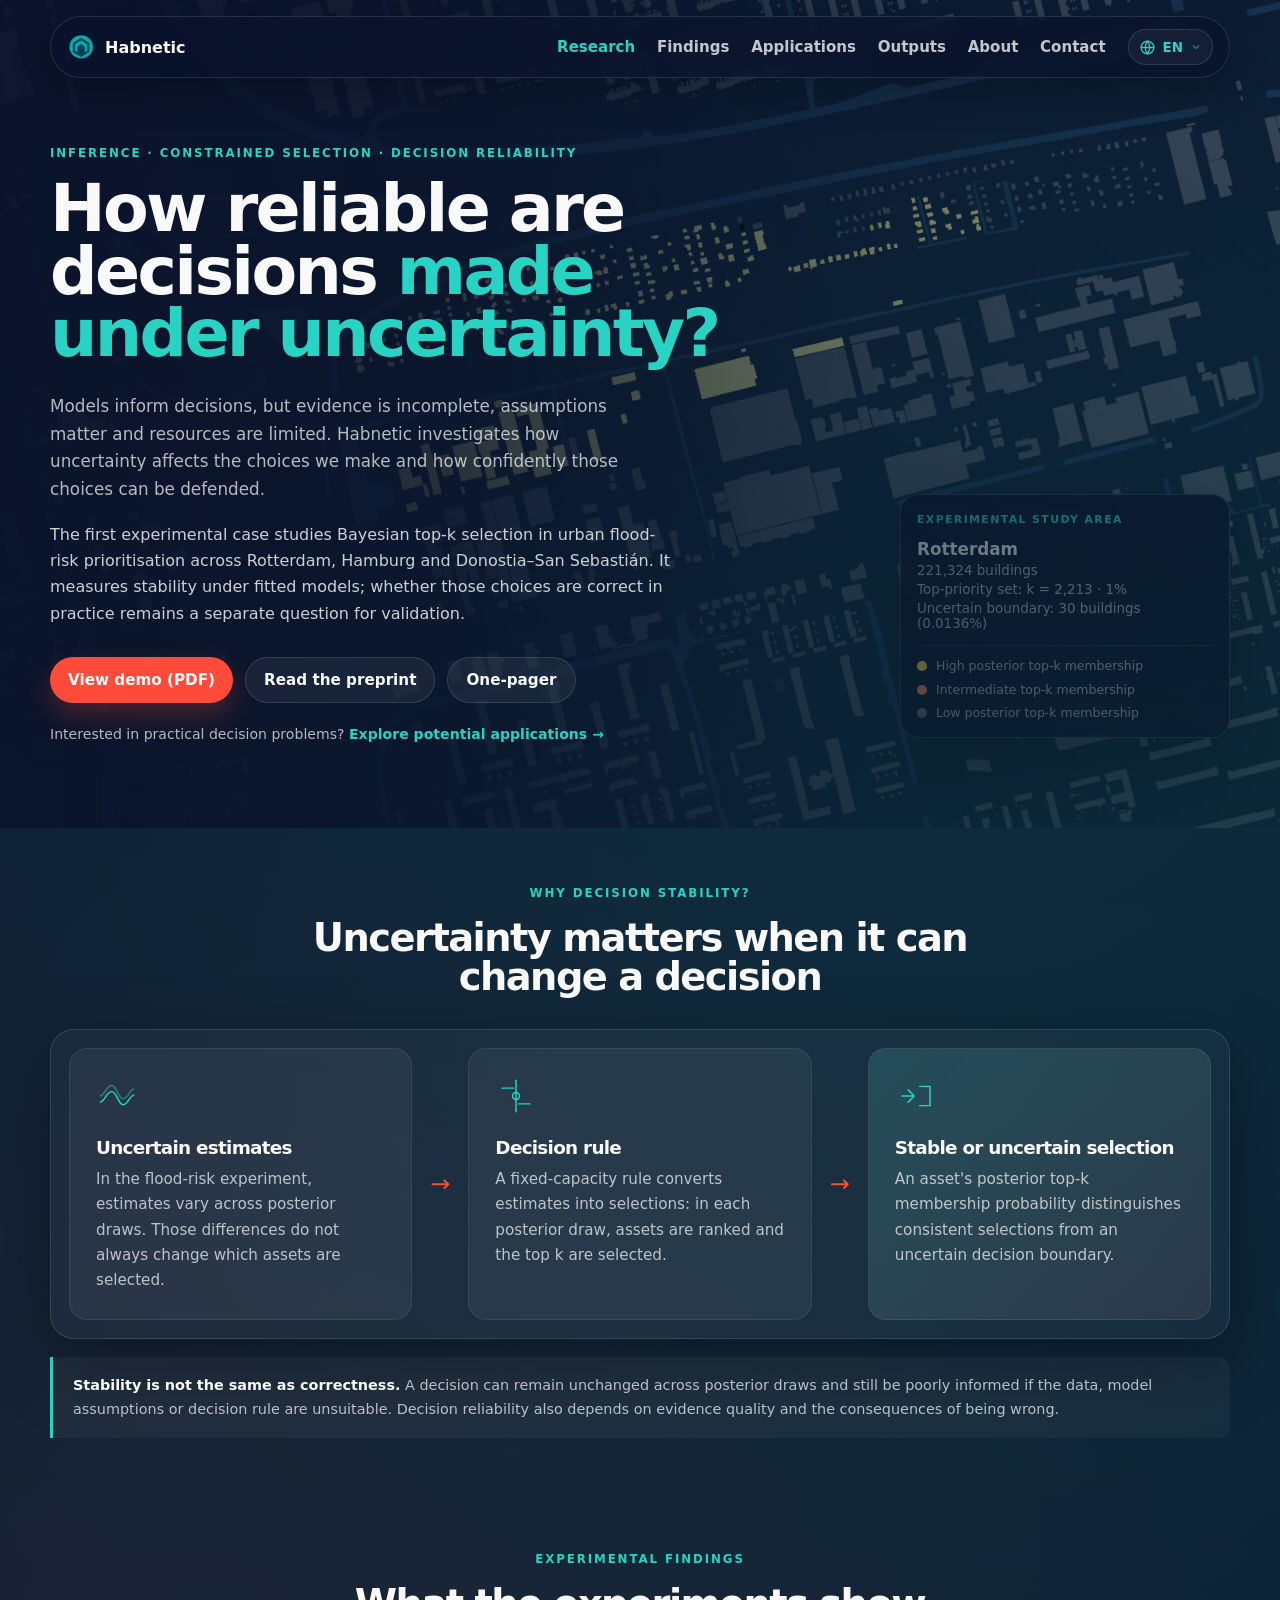
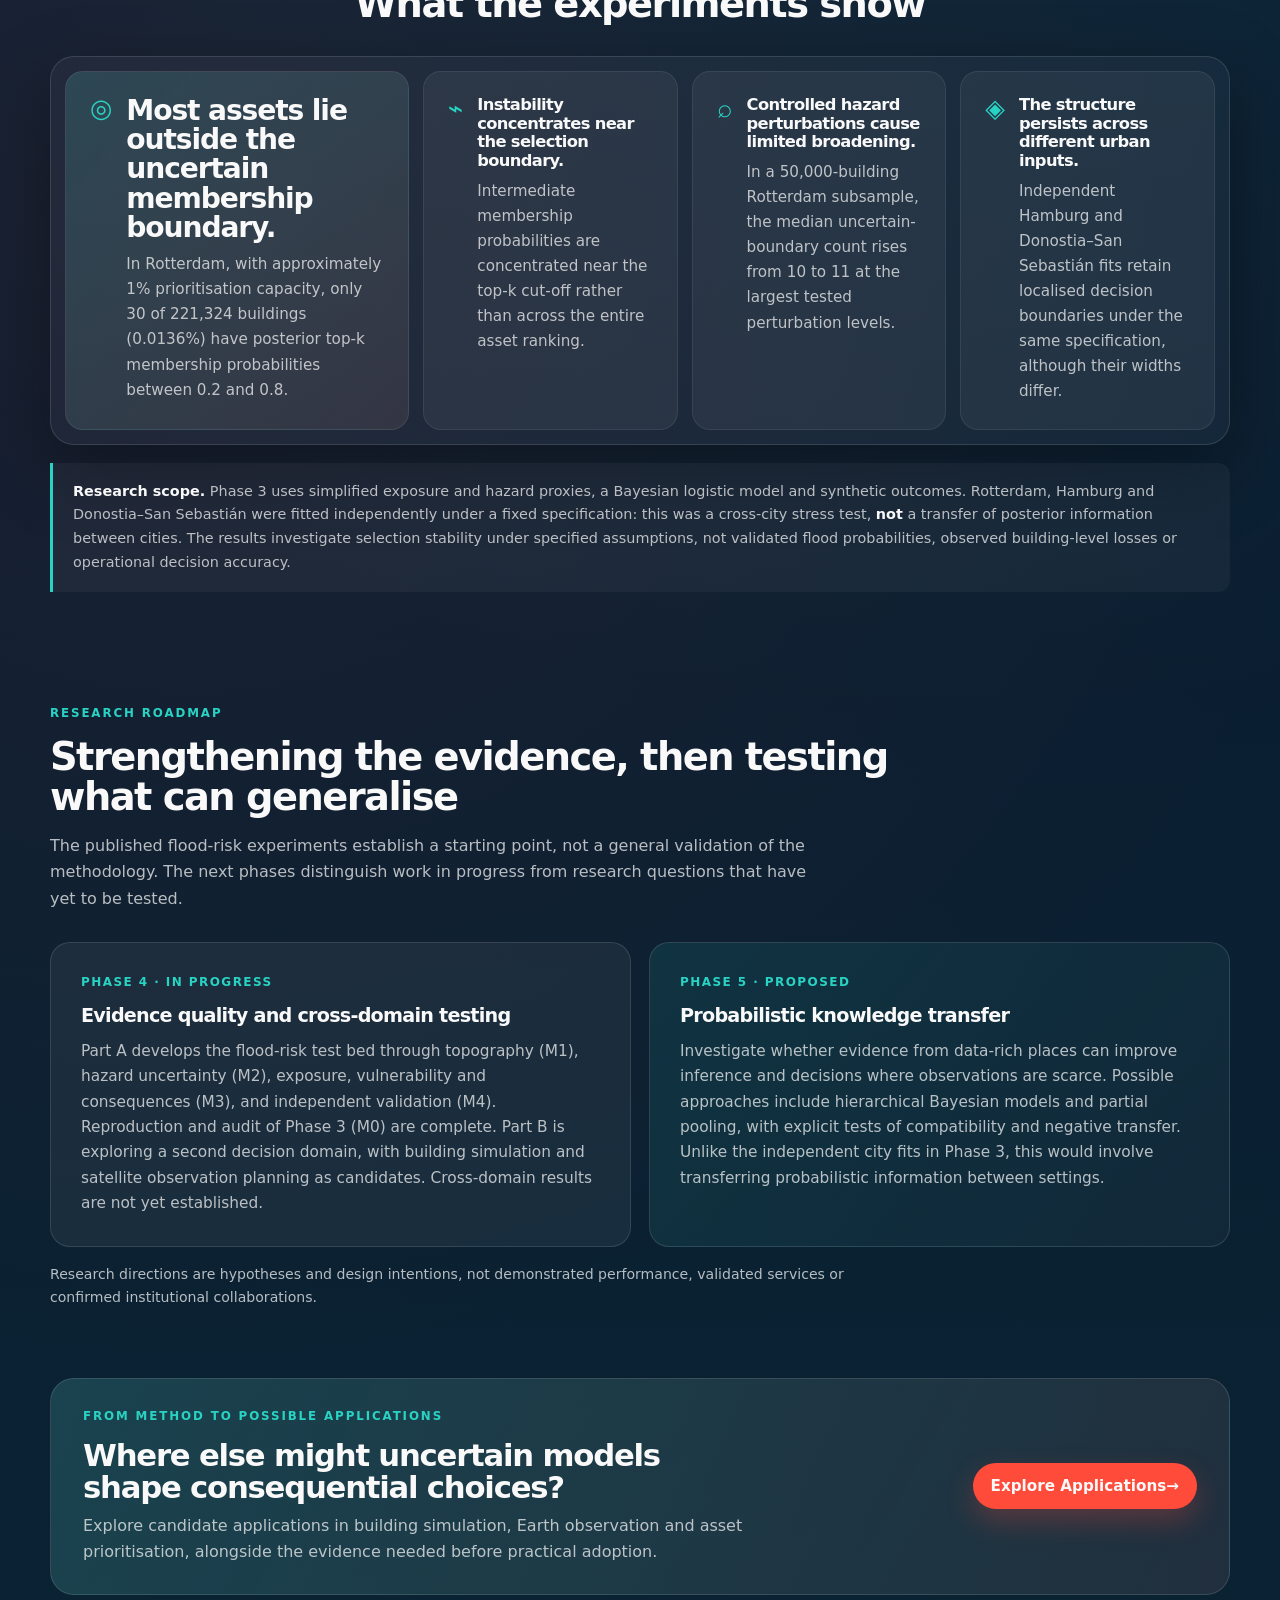
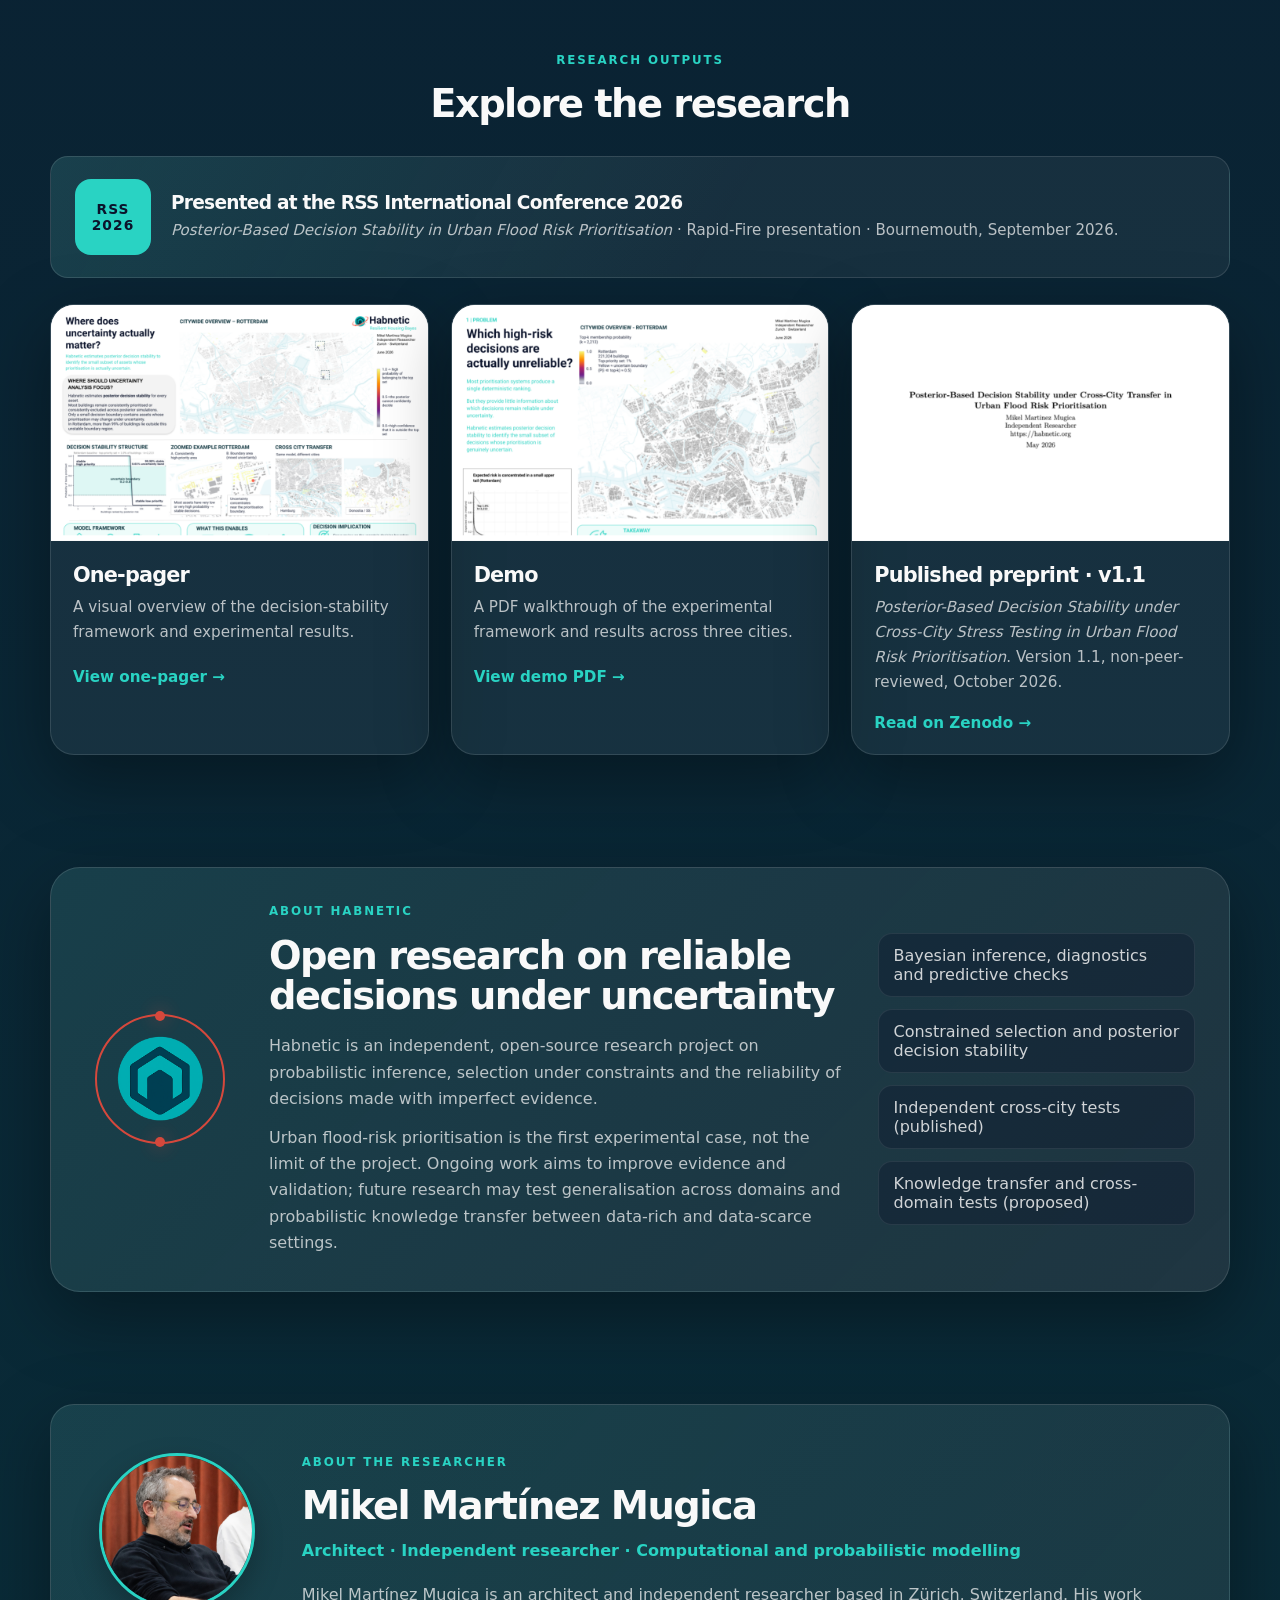
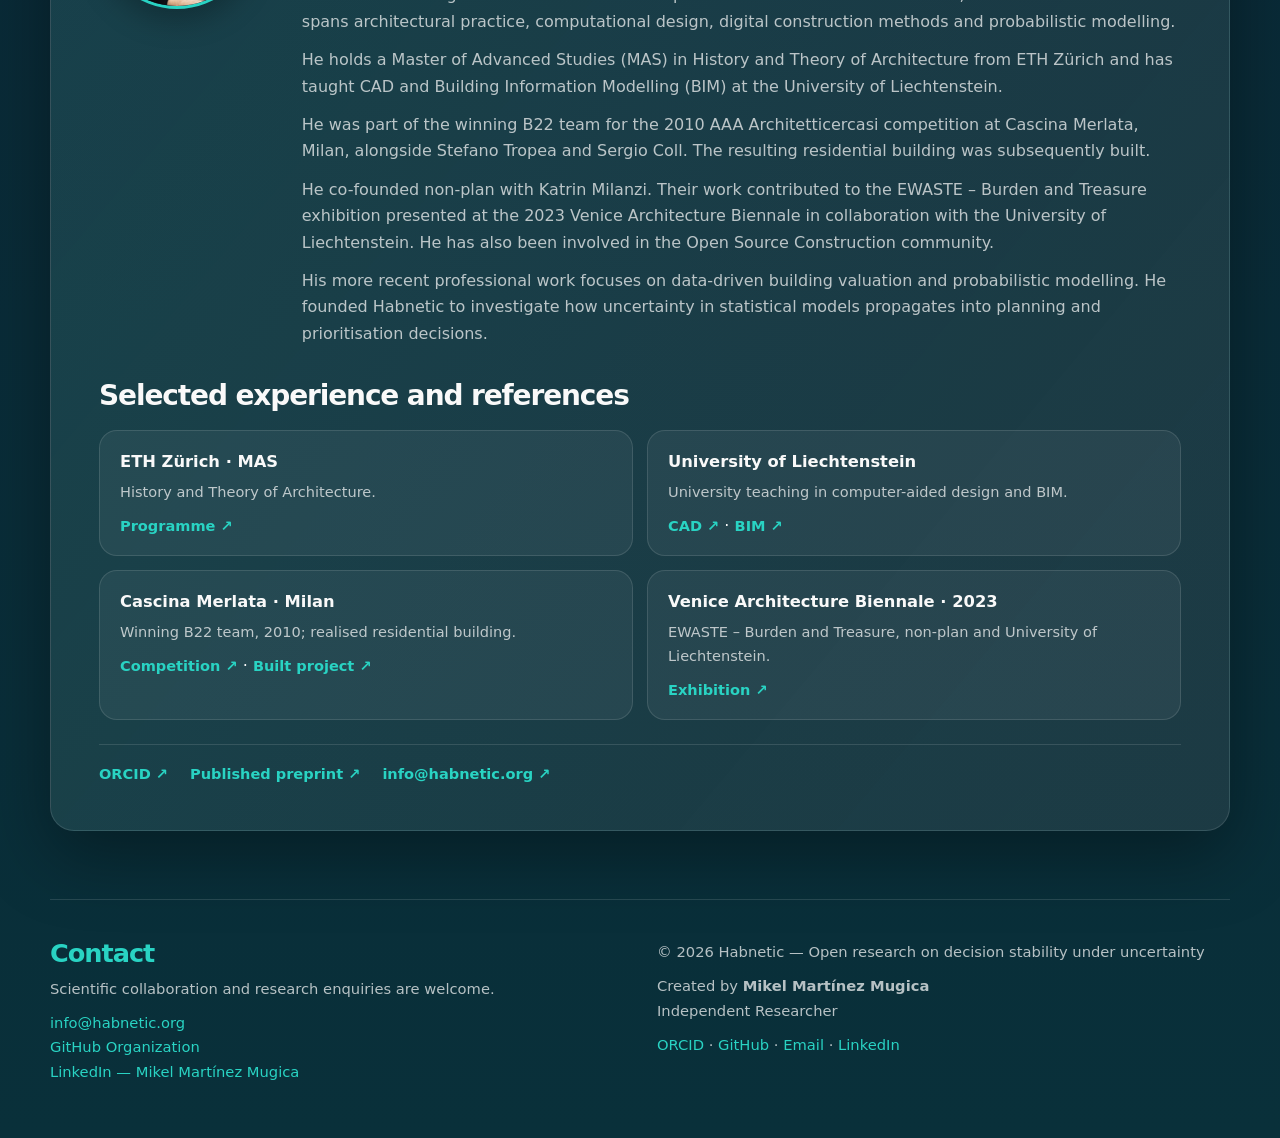
<file: index.html>
<!DOCTYPE html>

<html lang="en">
<head>
<meta charset="utf-8"/>
<meta content="OfWMRhAWWNQ1nZcVbK0dRLGUdzLj9I5eCcz_EuerePI" name="google-site-verification">
<meta content="width=device-width, initial-scale=1" name="viewport"/>
<title>Habnetic — Reliable decisions under uncertainty</title>
<meta content="Habnetic is independent open-source research on probabilistic inference, constrained selection and decision reliability under uncertainty. Urban flood-risk prioritisation is its first experimental case." name="description"/>
<link href="https://habnetic.org/" rel="canonical"/>
<meta content="Habnetic — Reliable decisions under uncertainty" property="og:title"/>
<meta content="Researching the reliability of decisions under uncertain evidence, model assumptions and limited resources." property="og:description"/>
<meta content="website" property="og:type"/>
<meta content="https://habnetic.org/" property="og:url"/>
<meta content="https://habnetic.org/assets/images/og-image.png" property="og:image"/>
<meta content="summary_large_image" name="twitter:card"/>
<link href="/assets/images/favicon.png" rel="icon" type="image/png"/>
<link href="/styles.css" rel="stylesheet"/>
<link href="/about.css" rel="stylesheet"/>
<style>
    /* Decision-stability explainer */
    .decision-panel {
      display: grid;
      grid-template-columns: 1fr auto 1fr auto 1fr;
      gap: 18px;
      align-items: stretch;
      padding: 18px;
      background: rgba(249, 249, 249, 0.035);
      border: 1px solid var(--border);
      border-radius: var(--radius);
      box-shadow: var(--shadow);
    }

    .decision-step {
      padding: 26px;
      background: var(--panel);
      border: 1px solid rgba(249, 249, 249, 0.075);
      border-radius: 18px;
    }

    .decision-step:last-of-type {
      background:
        linear-gradient(135deg, rgba(41, 211, 195, 0.12), rgba(255, 75, 58, 0.045)),
        var(--panel);
    }

    .decision-icon {
      width: 42px;
      height: 42px;
      margin-bottom: 20px;
      color: var(--turquoise);
    }

    .decision-icon svg {
      width: 100%;
      height: 100%;
      fill: none;
      stroke: currentColor;
      stroke-linecap: round;
      stroke-linejoin: round;
      stroke-width: 1.7;
    }

    .decision-step h3 {
      margin-bottom: 9px;
      color: var(--white);
      font-size: 1.15rem;
    }

    .decision-step p {
      font-size: 0.95rem;
    }

    .decision-arrow {
      align-self: center;
      color: var(--coral);
      font-size: 1.5rem;
    }

    /* Conference reference: evidence, not decoration */
    .conference-note {
      display: grid;
      grid-template-columns: auto 1fr;
      gap: 20px;
      align-items: center;
      margin-bottom: 26px;
      padding: 22px 24px;
      background:
        linear-gradient(120deg, rgba(41, 211, 195, 0.10), transparent 58%),
        var(--panel);
      border: 1px solid var(--border);
      border-radius: 18px;
    }

    .conference-badge {
      display: inline-grid;
      place-items: center;
      min-width: 76px;
      min-height: 76px;
      padding: 10px;
      color: var(--navy);
      background: var(--turquoise);
      border-radius: 16px;
      font-size: 0.86rem;
      font-weight: 850;
      letter-spacing: 0.08em;
      text-align: center;
    }

    .conference-note h3 {
      margin-bottom: 5px;
      color: var(--white);
      font-size: 1.16rem;
    }

    .conference-note p {
      font-size: 0.94rem;
    }

    @media (max-width: 980px) {
      .decision-panel {
        grid-template-columns: 1fr;
      }

      .decision-arrow {
        justify-self: center;
        transform: rotate(90deg);
      }
    }

    @media (max-width: 720px) {
      .decision-panel {
        gap: 10px;
        padding: 10px;
      }

      .decision-step {
        padding: 20px;
      }

      .conference-note {
        grid-template-columns: 1fr;
        padding: 20px;
      }

      .conference-badge {
        min-width: 0;
        min-height: 0;
        justify-self: start;
      }
    }
  </style>
<script type="text/javascript">
      (function(c,l,a,r,i,t,y){
          c[a]=c[a]||function(){(c[a].q=c[a].q||[]).push(arguments)};
          t=l.createElement(r);t.async=1;t.src="https://www.clarity.ms/tag/"+i;
          y=l.getElementsByTagName(r)[0];y.parentNode.insertBefore(t,y);
      })(window, document, "clarity", "script", "xjqiwto2h2");
  </script>
<meta content="en_GB" property="og:locale"/><link href="https://habnetic.org/" hreflang="en" rel="alternate"/><link href="https://habnetic.org/de/" hreflang="de-CH" rel="alternate"/><link href="https://habnetic.org/es/" hreflang="es" rel="alternate"/><link href="https://habnetic.org/eu/" hreflang="eu" rel="alternate"/><link href="https://habnetic.org/" hreflang="x-default" rel="alternate"/></head>
<body>
<a class="skip-link" href="#main">Skip to content</a>
<header class="site-header">
<a aria-label="Habnetic research home" class="brand" href="/">
<img alt="" class="brand-logo" src="/assets/images/logo.png"/>
<span>Habnetic</span>
</a>
<nav aria-label="Primary navigation" class="site-nav">
<a aria-current="page" href="/">Research</a>
<a href="/#findings">Findings</a>
<a href="/applications/">Applications</a>
<a href="/#outputs">Outputs</a>
<a href="/#about">About</a>
<a href="/#contact">Contact</a>
</nav>
<!-- Language switcher: links to equivalent pages in all four languages. -->
<details class="language-menu">
<summary aria-label="Choose language. Current language: English">
<svg aria-hidden="true" class="language-menu-icon" fill="none" stroke="currentColor" stroke-linecap="round" stroke-linejoin="round" stroke-width="1.8" viewbox="0 0 24 24"><circle cx="12" cy="12" r="9"></circle><path d="M3 12h18M12 3a15 15 0 0 1 0 18M12 3a15 15 0 0 0 0 18"></path></svg>
<span>EN</span>
<svg aria-hidden="true" class="language-menu-chevron" fill="none" stroke="currentColor" stroke-width="2" viewbox="0 0 24 24"><path d="m6 9 6 6 6-6"></path></svg>
</summary>
<div aria-label="Available languages" class="language-menu-panel">
<a aria-current="page" href="/" hreflang="en" lang="en">English <span class="language-menu-code">EN</span></a> <a href="/de/" hreflang="de-CH" lang="de-CH">Deutsch (CH) <span class="language-menu-code">DE</span></a> <a href="/es/" hreflang="es" lang="es">Español <span class="language-menu-code">ES</span></a> <a href="/eu/" hreflang="eu" lang="eu">Euskara <span class="language-menu-code">EU</span></a>
</div>
</details>
</header>
<main id="main">
<section class="hero" id="home">
<div class="hero-content">
<p class="eyebrow">Inference · Constrained selection · Decision reliability</p>
<h1>
          How reliable are decisions
          <span>made under uncertainty?</span>
</h1>
<p class="hero-subtitle">
          Models inform decisions, but evidence is incomplete, assumptions matter and resources are limited. Habnetic investigates how uncertainty affects the choices we make and how confidently those choices can be defended.
        </p>
<p class="hero-problem">
          The first experimental case studies Bayesian top-k selection in urban flood-risk prioritisation across Rotterdam, Hamburg and Donostia–San Sebastián. It measures stability under fitted models; whether those choices are correct in practice remains a separate question for validation.
        </p>
<div class="hero-actions">
<a class="btn btn-primary" href="/assets/docs/habnetic_demo.pdf">View demo (PDF)</a>
<a class="btn btn-secondary" href="https://doi.org/10.5281/zenodo.23599344" rel="noopener noreferrer" target="_blank">Read the preprint</a>
<a class="btn btn-secondary" href="/assets/docs/habnetic_onepager.pdf">One-pager</a>
</div>
<p class="hero-applications-link">Interested in practical decision problems? <a href="/applications/">Explore potential applications <span aria-hidden="true">→</span></a></p>
</div>
<div aria-label="Posterior top-k probability map" class="hero-visual">
<img alt="Rotterdam posterior top-k probability map" class="hero-map is-active" id="hero-map-a" src="/assets/images/hero/rotterdam.png"/>
<img alt="" aria-hidden="true" class="hero-map" id="hero-map-b" src="/assets/images/hero/hamburg.png"/>
<div class="hero-info-card">
<p class="hero-card-label">Experimental study area</p>
<div class="hero-city-label">
<strong id="hero-city">Rotterdam</strong>
<span id="hero-buildings">221,324 buildings</span>
<span id="hero-topk">Top-priority set: k = 2,213 · 1%</span>
<span id="hero-boundary">Uncertain boundary: 30 buildings (0.0136%)</span>
</div>
<div aria-label="Map legend" class="hero-legend">
<div class="legend-row">
<span class="legend-swatch legend-yellow"></span>
<span>High posterior top-k membership</span>
</div>
<div class="legend-row">
<span class="legend-swatch legend-orange"></span>
<span>Intermediate top-k membership</span>
</div>
<div class="legend-row">
<span class="legend-swatch legend-grey"></span>
<span>Low posterior top-k membership</span>
</div>
</div>
</div>
</div>
</section>
<section aria-labelledby="why-title" class="section" id="why">
<div class="section-heading">
<p class="eyebrow">Why decision stability?</p>
<h2 id="why-title">Uncertainty matters when it can change a decision</h2>
</div>
<div class="decision-panel">
<article class="decision-step">
<div aria-hidden="true" class="decision-icon">
<svg viewbox="0 0 48 48">
<path d="M5 31c5-1 7-12 13-12s7 15 13 15 7-10 12-11"></path>
<path d="M5 24c5-1 7-12 13-12s7 15 13 15 7-10 12-11" opacity=".45"></path>
</svg>
</div>
<h3>Uncertain estimates</h3>
<p>In the flood-risk experiment, estimates vary across posterior draws. Those differences do not always change which assets are selected.</p>
</article>
<span aria-hidden="true" class="decision-arrow">→</span>
<article class="decision-step">
<div aria-hidden="true" class="decision-icon">
<svg viewbox="0 0 48 48">
<path d="M24 6v36"></path>
<path d="M8 15h13M27 33h13"></path>
<circle cx="24" cy="24" r="4"></circle>
</svg>
</div>
<h3>Decision rule</h3>
<p>A fixed-capacity rule converts estimates into selections: in each posterior draw, assets are ranked and the top k are selected.</p>
</article>
<span aria-hidden="true" class="decision-arrow">→</span>
<article class="decision-step">
<div aria-hidden="true" class="decision-icon">
<svg viewbox="0 0 48 48">
<path d="M8 24h12"></path>
<path d="m15 17 7 7-7 7"></path>
<path d="M28 13h12v22H28"></path>
</svg>
</div>
<h3>Stable or uncertain selection</h3>
<p>An asset's posterior top-k membership probability distinguishes consistent selections from an uncertain decision boundary.</p>
</article>
</div>
<p class="research-scope"><strong>Stability is not the same as correctness.</strong> A decision can remain unchanged across posterior draws and still be poorly informed if the data, model assumptions or decision rule are unsuitable. Decision reliability also depends on evidence quality and the consequences of being wrong.</p>
</section>
<section class="section" id="findings">
<div class="section-heading">
<p class="eyebrow">Experimental findings</p>
<h2>What the experiments show</h2>
</div>
<div class="findings-panel">
<div class="finding finding-main">
<span class="finding-icon">◎</span>
<div>
<h2>Most assets lie outside the uncertain membership boundary.</h2>
<p>In Rotterdam, with approximately 1% prioritisation capacity, only 30 of 221,324 buildings (0.0136%) have posterior top-k membership probabilities between 0.2 and 0.8.</p>
</div>
</div>
<div class="finding">
<span class="finding-icon">⌁</span>
<div>
<h3>Instability concentrates near the selection boundary.</h3>
<p>Intermediate membership probabilities are concentrated near the top-k cut-off rather than across the entire asset ranking.</p>
</div>
</div>
<div class="finding">
<span class="finding-icon">⌕</span>
<div>
<h3>Controlled hazard perturbations cause limited broadening.</h3>
<p>In a 50,000-building Rotterdam subsample, the median uncertain-boundary count rises from 10 to 11 at the largest tested perturbation levels.</p>
</div>
</div>
<div class="finding">
<span class="finding-icon">◈</span>
<div>
<h3>The structure persists across different urban inputs.</h3>
<p>Independent Hamburg and Donostia–San Sebastián fits retain localised decision boundaries under the same specification, although their widths differ.</p>
</div>
</div>
</div>
<div class="research-scope">
<strong>Research scope.</strong> Phase 3 uses simplified exposure and hazard proxies, a Bayesian logistic model and synthetic outcomes. Rotterdam, Hamburg and Donostia–San Sebastián were fitted independently under a fixed specification: this was a cross-city stress test, <strong>not</strong> a transfer of posterior information between cities. The results investigate selection stability under specified assumptions, not validated flood probabilities, observed building-level losses or operational decision accuracy.
      </div>
</section>
<section aria-labelledby="direction-title" class="section" id="research-direction">
<div class="app-section-heading">
<p class="eyebrow">Research roadmap</p>
<h2 id="direction-title">Strengthening the evidence, then testing what can generalise</h2>
<p>The published flood-risk experiments establish a starting point, not a general validation of the methodology. The next phases distinguish work in progress from research questions that have yet to be tested.</p>
</div>
<div class="app-grid-2">
<article class="app-card">
<p class="card-kicker">Phase 4 · In progress</p>
<h3>Evidence quality and cross-domain testing</h3>
<p>Part A develops the flood-risk test bed through topography (M1), hazard uncertainty (M2), exposure, vulnerability and consequences (M3), and independent validation (M4). Reproduction and audit of Phase 3 (M0) are complete. Part B is exploring a second decision domain, with building simulation and satellite observation planning as candidates. Cross-domain results are not yet established.</p>
</article>
<article class="app-card emphasis">
<p class="card-kicker">Phase 5 · Proposed</p>
<h3>Probabilistic knowledge transfer</h3>
<p>Investigate whether evidence from data-rich places can improve inference and decisions where observations are scarce. Possible approaches include hierarchical Bayesian models and partial pooling, with explicit tests of compatibility and negative transfer. Unlike the independent city fits in Phase 3, this would involve transferring probabilistic information between settings.</p>
</article>
</div>
<p class="app-note">Research directions are hypotheses and design intentions, not demonstrated performance, validated services or confirmed institutional collaborations.</p>
</section>
<aside aria-label="Explore practical relevance" class="crosslink-band section">
<div>
<p class="eyebrow">From method to possible applications</p>
<h2>Where else might uncertain models shape consequential choices?</h2>
<p>Explore candidate applications in building simulation, Earth observation and asset prioritisation, alongside the evidence needed before practical adoption.</p>
</div>
<a class="btn btn-primary" href="/applications/">Explore Applications <span aria-hidden="true">→</span></a>
</aside>
<section class="section" id="outputs">
<div class="section-heading">
<p class="eyebrow">Research outputs</p>
<h2>Explore the research</h2>
</div>
<article class="conference-note">
<div aria-hidden="true" class="conference-badge">RSS<br/>2026</div>
<div>
<h3>Presented at the RSS International Conference 2026</h3>
<p><em>Posterior-Based Decision Stability in Urban Flood Risk Prioritisation</em> · Rapid-Fire presentation · Bournemouth, September 2026.</p>
</div>
</article>
<div class="cards">
<article class="card">
<img alt="One-pager preview" src="/assets/images/cards/onepager-preview.png"/>
<div class="card-body">
<h3>One-pager</h3>
<p>A visual overview of the decision-stability framework and experimental results.</p>
<a href="/assets/docs/habnetic_onepager.pdf">View one-pager →</a>
</div>
</article>
<article class="card">
<img alt="Demo preview" src="/assets/images/cards/demo-preview.png"/>
<div class="card-body">
<h3>Demo</h3>
<p>A PDF walkthrough of the experimental framework and results across three cities.</p>
<a href="/assets/docs/habnetic_demo.pdf">View demo PDF →</a>
</div>
</article>
<article class="card">
<img alt="Research paper preview" src="/assets/images/cards/paper-preview.png"/>
<div class="card-body">
<h3>Published preprint · v1.1</h3>
<p><em>Posterior-Based Decision Stability under Cross-City Stress Testing in Urban Flood Risk Prioritisation</em>. Version 1.1, non-peer-reviewed, October 2026.</p>
<a href="https://doi.org/10.5281/zenodo.23599344" rel="noopener noreferrer" target="_blank">Read on Zenodo →</a>
</div>
</article>
</div>
</section>
<section class="section" id="about">
<div class="about-panel">
<div aria-hidden="true" class="about-orbit">
<div class="orbit"></div>
<img alt="" class="about-logo" src="/assets/images/logo.png"/>
</div>
<div class="about-copy">
<p class="eyebrow">About Habnetic</p>
<h2>Open research on reliable decisions under uncertainty</h2>
<p>
            Habnetic is an independent, open-source research project on probabilistic inference,
            selection under constraints and the reliability of decisions made with imperfect evidence.
          </p>
<p>
            Urban flood-risk prioritisation is the first experimental case, not the limit of the project. Ongoing work aims to improve evidence and validation; future research may test generalisation across domains and probabilistic knowledge transfer between data-rich and data-scarce settings.
          </p>
</div>
<ul class="about-list">
<li>Bayesian inference, diagnostics and predictive checks</li>
<li>Constrained selection and posterior decision stability</li>
<li>Independent cross-city tests (published)</li>
<li>Knowledge transfer and cross-domain tests (proposed)</li>
</ul>
</div>
</section>

<!-- Researcher biography: independent of the Habnetic project summary -->
<section id="researcher" class="section researcher-section" aria-labelledby="researcher-title">
  <div class="researcher-panel">
    <div class="researcher-top">
      <div class="researcher-portrait" aria-hidden="true"><span>MM</span></div>
      <div class="researcher-copy">
        <p class="eyebrow">About the researcher</p>
        <h2 id="researcher-title">Mikel Martínez Mugica</h2>
        <p class="researcher-role">Architect · Independent researcher · Computational and probabilistic modelling</p>
        <p>Mikel Martínez Mugica is an architect and independent researcher based in Zürich, Switzerland. His work spans architectural practice, computational design, digital construction methods and probabilistic modelling.</p><p>He holds a Master of Advanced Studies (MAS) in History and Theory of Architecture from ETH Zürich and has taught CAD and Building Information Modelling (BIM) at the University of Liechtenstein.</p><p>He was part of the winning B22 team for the 2010 AAA Architetticercasi competition at Cascina Merlata, Milan, alongside Stefano Tropea and Sergio Coll. The resulting residential building was subsequently built.</p><p>He co-founded non-plan with Katrin Milanzi. Their work contributed to the EWASTE – Burden and Treasure exhibition presented at the 2023 Venice Architecture Biennale in collaboration with the University of Liechtenstein. He has also been involved in the Open Source Construction community.</p><p>His more recent professional work focuses on data-driven building valuation and probabilistic modelling. He founded Habnetic to investigate how uncertainty in statistical models propagates into planning and prioritisation decisions.</p>
      </div>
    </div>
    <h3 class="researcher-subheading">Selected experience and references</h3>
    <ul class="researcher-milestones"><li><h4>ETH Zürich · MAS</h4><p>History and Theory of Architecture.</p> <span class="researcher-ref-links"><a href="https://gta.arch.ethz.ch/en/programmes/gta-mas-programme.html" target="_blank" rel="noopener noreferrer">Programme <span aria-hidden="true">↗</span></a></span></li><li><h4>University of Liechtenstein</h4><p>University teaching in computer-aided design and BIM.</p> <span class="researcher-ref-links"><a href="https://www.uni.li/en/node/127033" target="_blank" rel="noopener noreferrer">CAD <span aria-hidden="true">↗</span></a> · <a href="https://www.uni.li/en/node/127520" target="_blank" rel="noopener noreferrer">BIM <span aria-hidden="true">↗</span></a></span></li><li><h4>Cascina Merlata · Milan</h4><p>Winning B22 team, 2010; realised residential building.</p> <span class="researcher-ref-links"><a href="https://www.b22.it/en/news/aaa-architetticercasi-2010/" target="_blank" rel="noopener noreferrer">Competition <span aria-hidden="true">↗</span></a> · <a href="https://www.b22.it/en/projects/cascina-merlata-housing-sociale/" target="_blank" rel="noopener noreferrer">Built project <span aria-hidden="true">↗</span></a></span></li><li><h4>Venice Architecture Biennale · 2023</h4><p>EWASTE – Burden and Treasure, non-plan and University of Liechtenstein.</p> <span class="researcher-ref-links"><a href="https://uni.li/en/news/2024/04/biennale-exhibition-ewaste-burden-and-treasure-liechtenstein" target="_blank" rel="noopener noreferrer">Exhibition <span aria-hidden="true">↗</span></a></span></li></ul>
    <div class="researcher-identity" aria-label="Research identity">
      <a href="https://orcid.org/0009-0006-5170-4405" target="_blank" rel="noopener noreferrer">ORCID <span aria-hidden="true">↗</span></a>
      <a href="https://doi.org/10.5281/zenodo.23599344" target="_blank" rel="noopener noreferrer">Published preprint <span aria-hidden="true">↗</span></a>
      <a href="mailto:info@habnetic.org">info@habnetic.org <span aria-hidden="true">↗</span></a>
    </div>
  </div>
</section>
</main>
<footer class="site-footer" id="contact">
<div>
<h2>Contact</h2>
<p>Scientific collaboration and research enquiries are welcome.</p>
<p>
<a href="mailto:info@habnetic.org">info@habnetic.org</a><br/>
<a href="https://github.com/Habnetic" rel="noopener noreferrer" target="_blank">GitHub Organization</a><br/>
<a href="https://www.linkedin.com/in/mikel-martinez-6a2a9635/" rel="noopener noreferrer" target="_blank">LinkedIn — Mikel Martínez Mugica</a>
</p>
</div>
<div>
<p>© 2026 Habnetic — Open research on decision stability under uncertainty</p>
<p>
    Created by <strong>Mikel Martínez Mugica</strong><br/>
    Independent Researcher
  </p>
<p>
<a href="https://orcid.org/0009-0006-5170-4405" rel="noopener noreferrer" target="_blank">ORCID</a> ·
    <a href="https://github.com/Habnetic" rel="noopener noreferrer" target="_blank">GitHub</a> ·
    <a href="mailto:info@habnetic.org">Email</a> ·
    <a href="https://www.linkedin.com/in/mikel-martinez-6a2a9635/" rel="noopener noreferrer" target="_blank">LinkedIn</a>
</p>
</div>
</footer>
<script>
    const heroCities = [
      {
        city: "Rotterdam",
        image: "/assets/images/hero/rotterdam.png",
        alt: "Rotterdam posterior top-k probability map",
        buildings: "221,324 buildings",
        topk: "Top-priority set: k = 2,213 · 1%",
        boundary: "Uncertain boundary: 30 buildings (0.0136%)"
      },
      {
        city: "Hamburg",
        image: "/assets/images/hero/hamburg.png",
        alt: "Hamburg posterior top-k probability map",
        buildings: "341,530 buildings",
        topk: "Top-priority set: k = 3,415 · 1%",
        boundary: "Uncertain boundary: 56 buildings (0.0164%)"
      },
      {
        city: "Donostia-San Sebastián",
        image: "/assets/images/hero/donostia.png",
        alt: "Donostia-San Sebastián posterior top-k probability map",
        buildings: "7,755 buildings",
        topk: "Top-priority set: k = 78 · 1%",
        boundary: "Uncertain boundary: 13 buildings (0.1676%)"
      }
    ];

    const heroA = document.getElementById("hero-map-a");
    const heroB = document.getElementById("hero-map-b");
    const heroCard = document.querySelector(".hero-info-card");
    const heroCity = document.getElementById("hero-city");
    const heroBuildings = document.getElementById("hero-buildings");
    const heroTopk = document.getElementById("hero-topk");
    const heroBoundary = document.getElementById("hero-boundary");

    let currentHero = 0;
    let activeImage = heroA;
    let inactiveImage = heroB;

    function updateHero() {
      currentHero = (currentHero + 1) % heroCities.length;
      const next = heroCities[currentHero];

      inactiveImage.src = next.image;
      inactiveImage.alt = next.alt;
      inactiveImage.removeAttribute("aria-hidden");

      heroCard.classList.add("is-fading");

      setTimeout(() => {
        heroCity.textContent = next.city;
        heroBuildings.textContent = next.buildings;
        heroTopk.textContent = next.topk;
        heroBoundary.textContent = next.boundary;

        heroCard.classList.remove("is-fading");
      }, 450);

      inactiveImage.classList.add("is-active");
      activeImage.classList.remove("is-active");
      activeImage.alt = "";
      activeImage.setAttribute("aria-hidden", "true");

      const oldActive = activeImage;
      activeImage = inactiveImage;
      inactiveImage = oldActive;
    }

    // Preserve the existing rotation, but respect reduced-motion preferences.
    if (!window.matchMedia("(prefers-reduced-motion: reduce)").matches) {
      setInterval(updateHero, 11000);
    }
  </script>
</body>
</html>
</file>
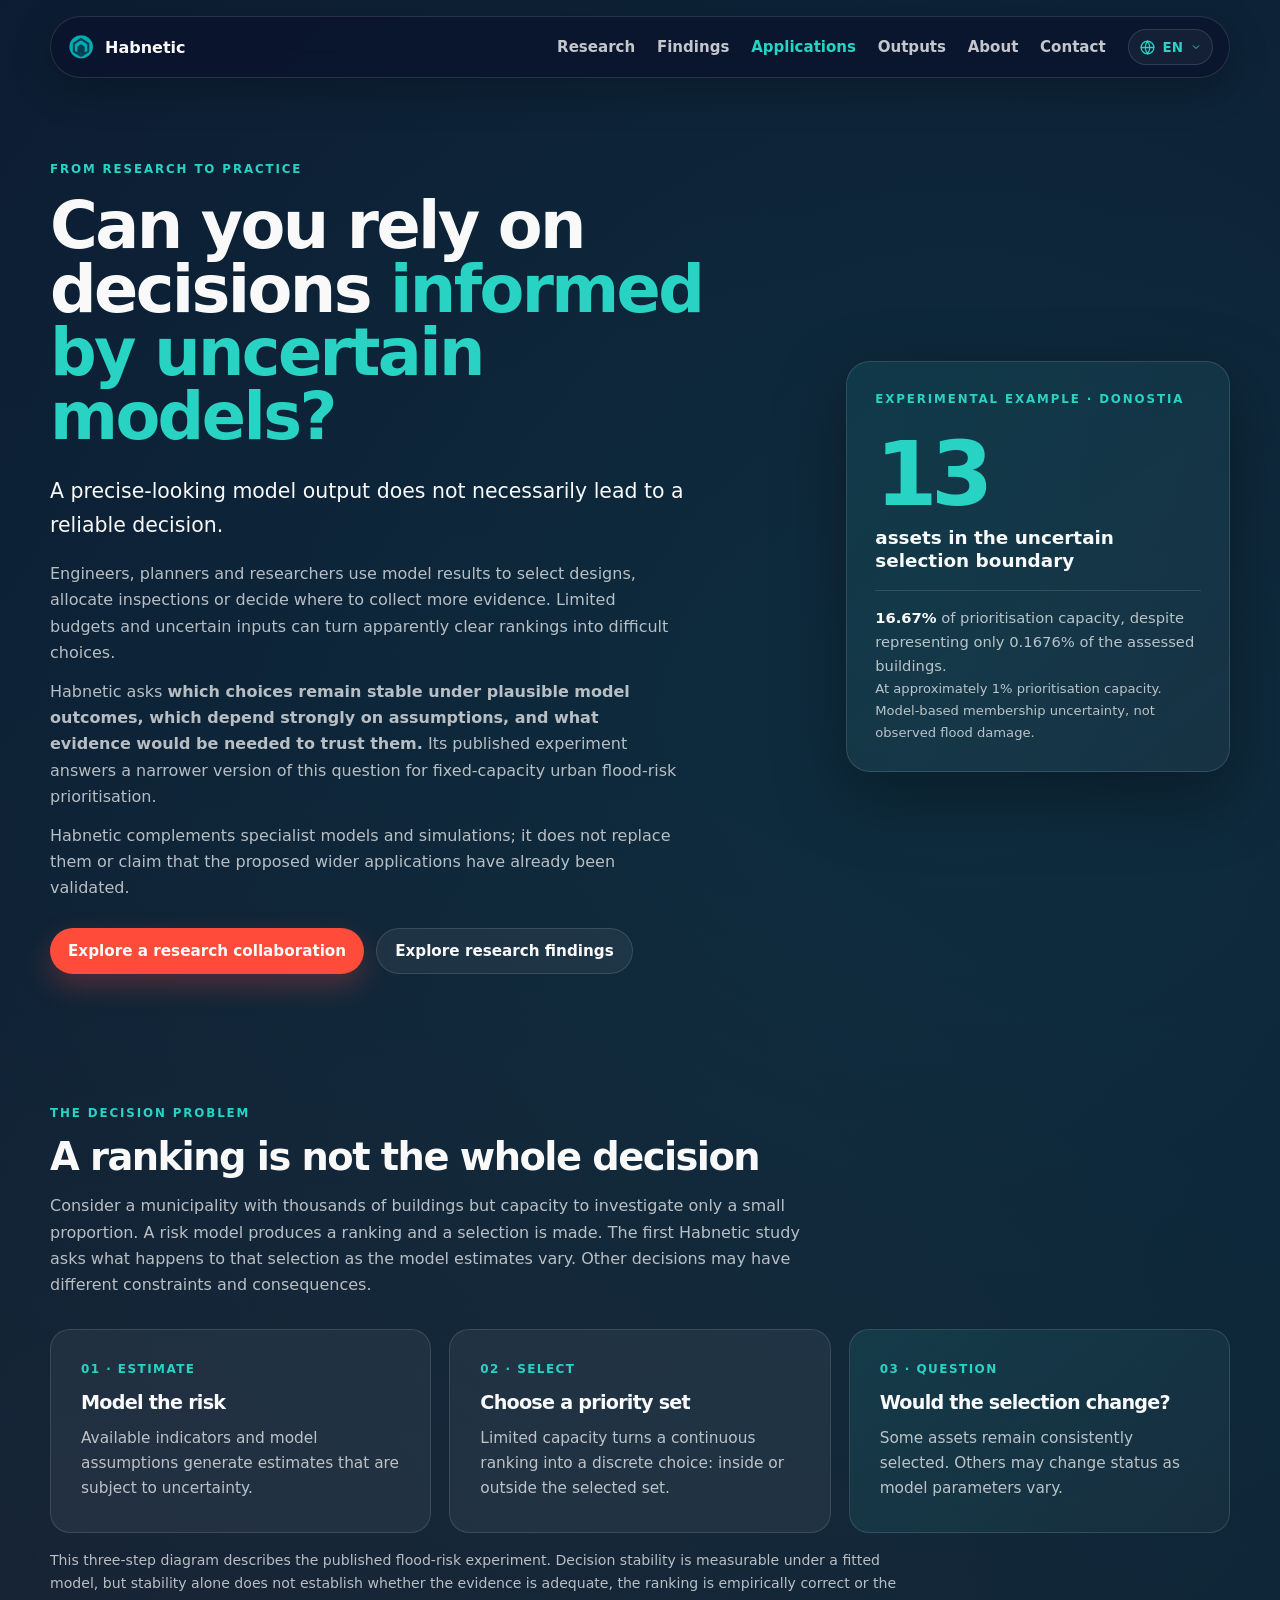
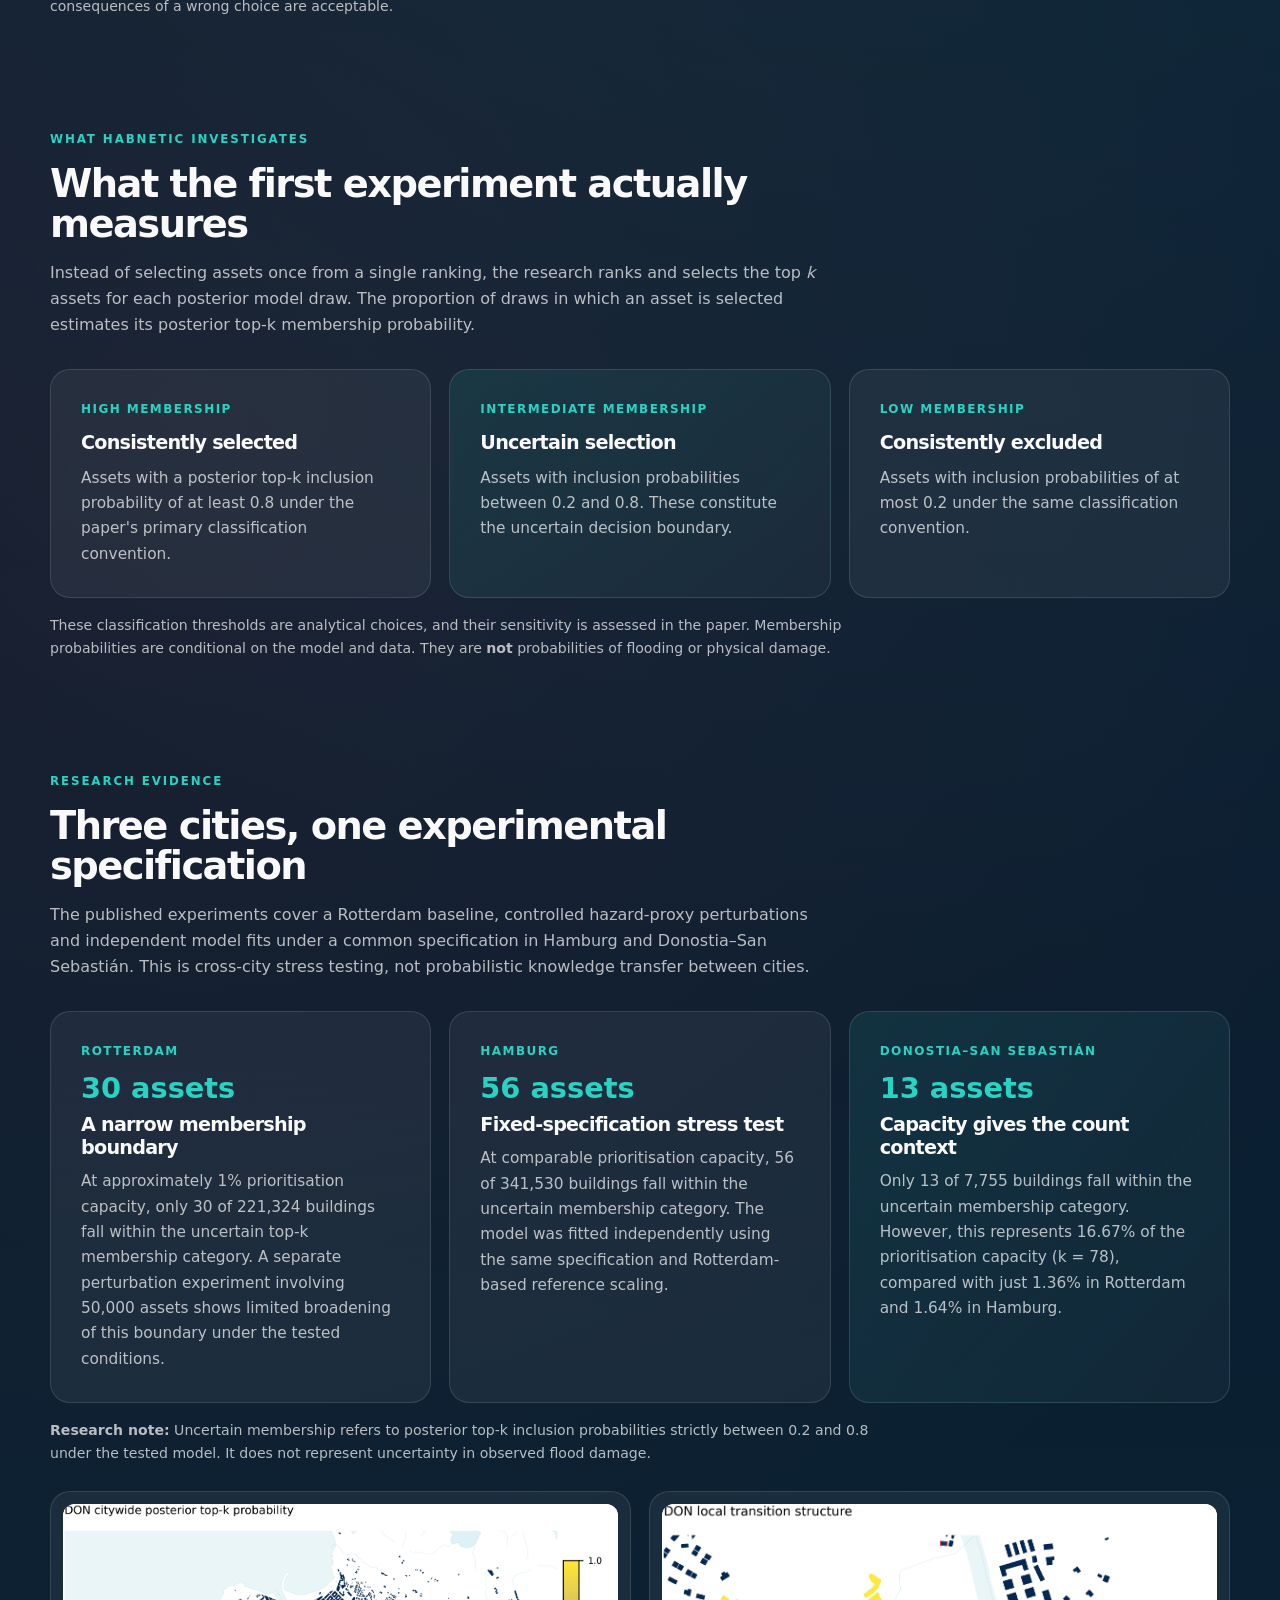
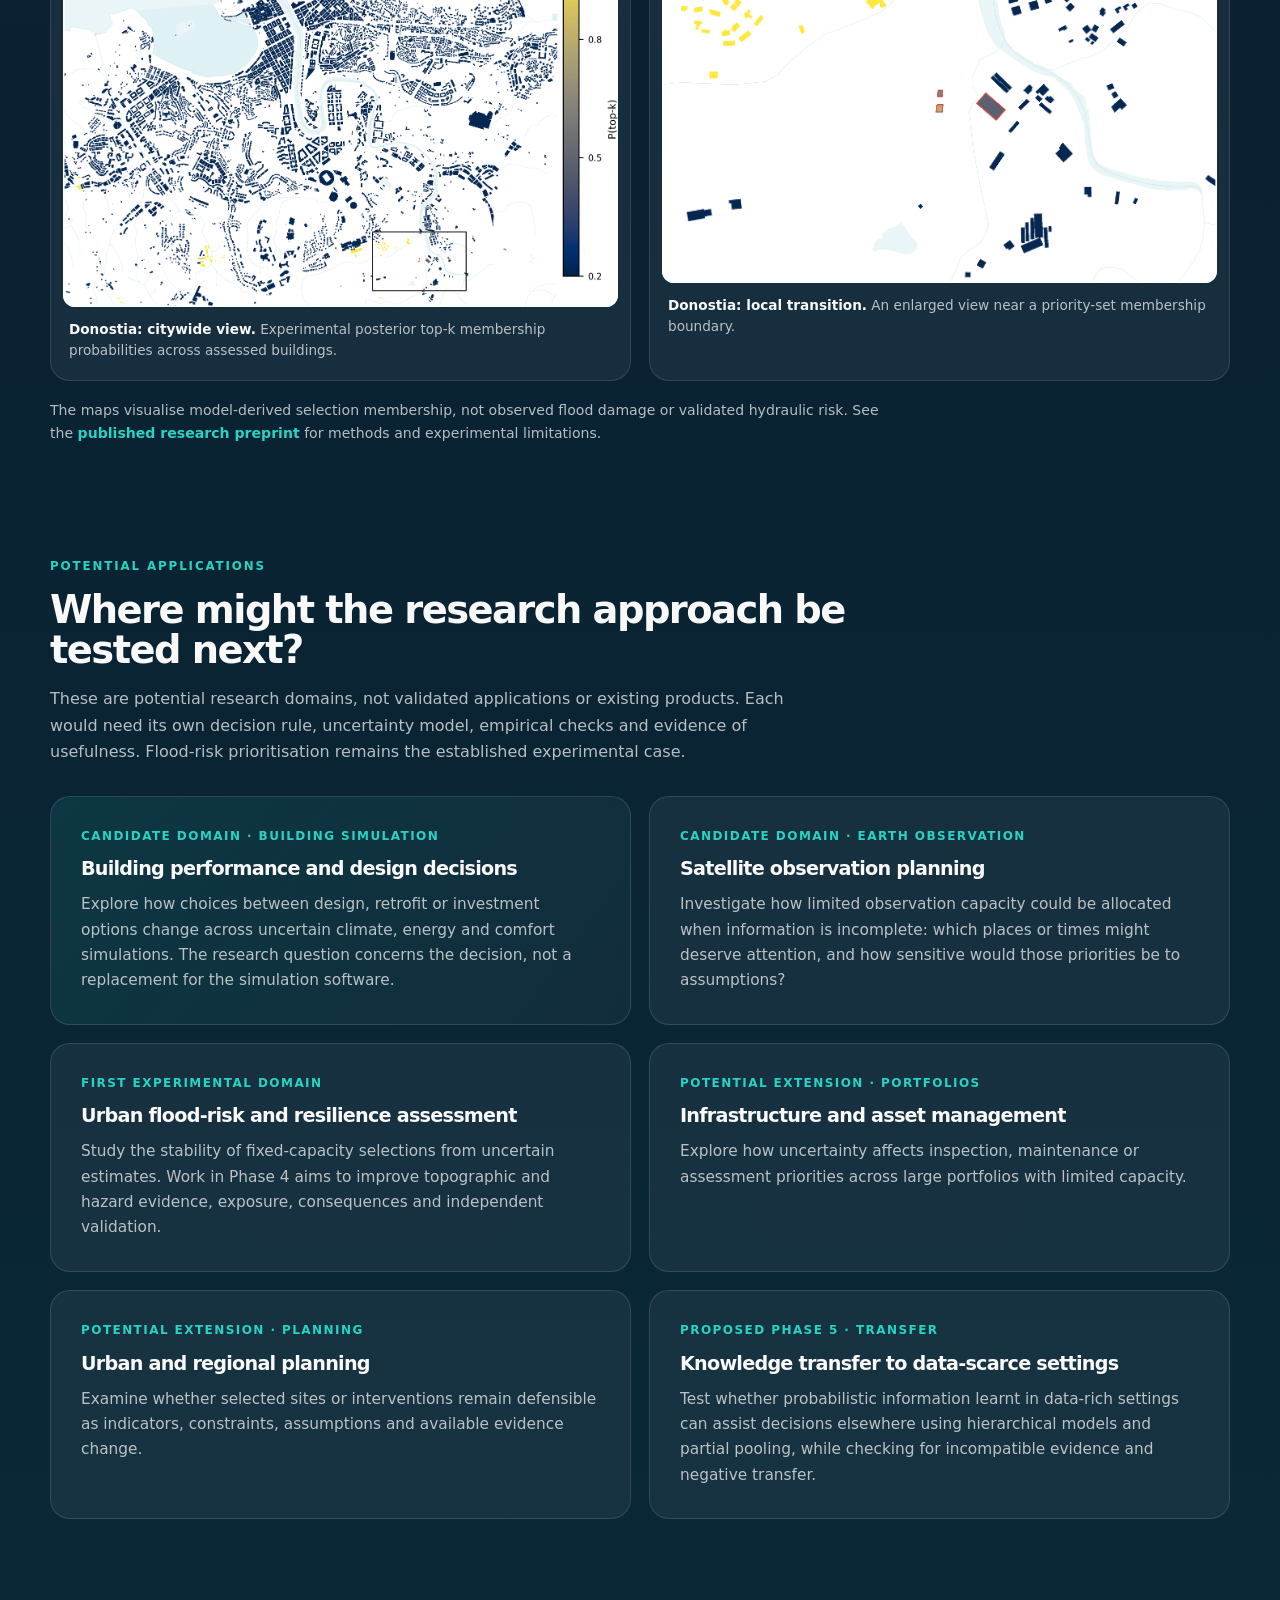
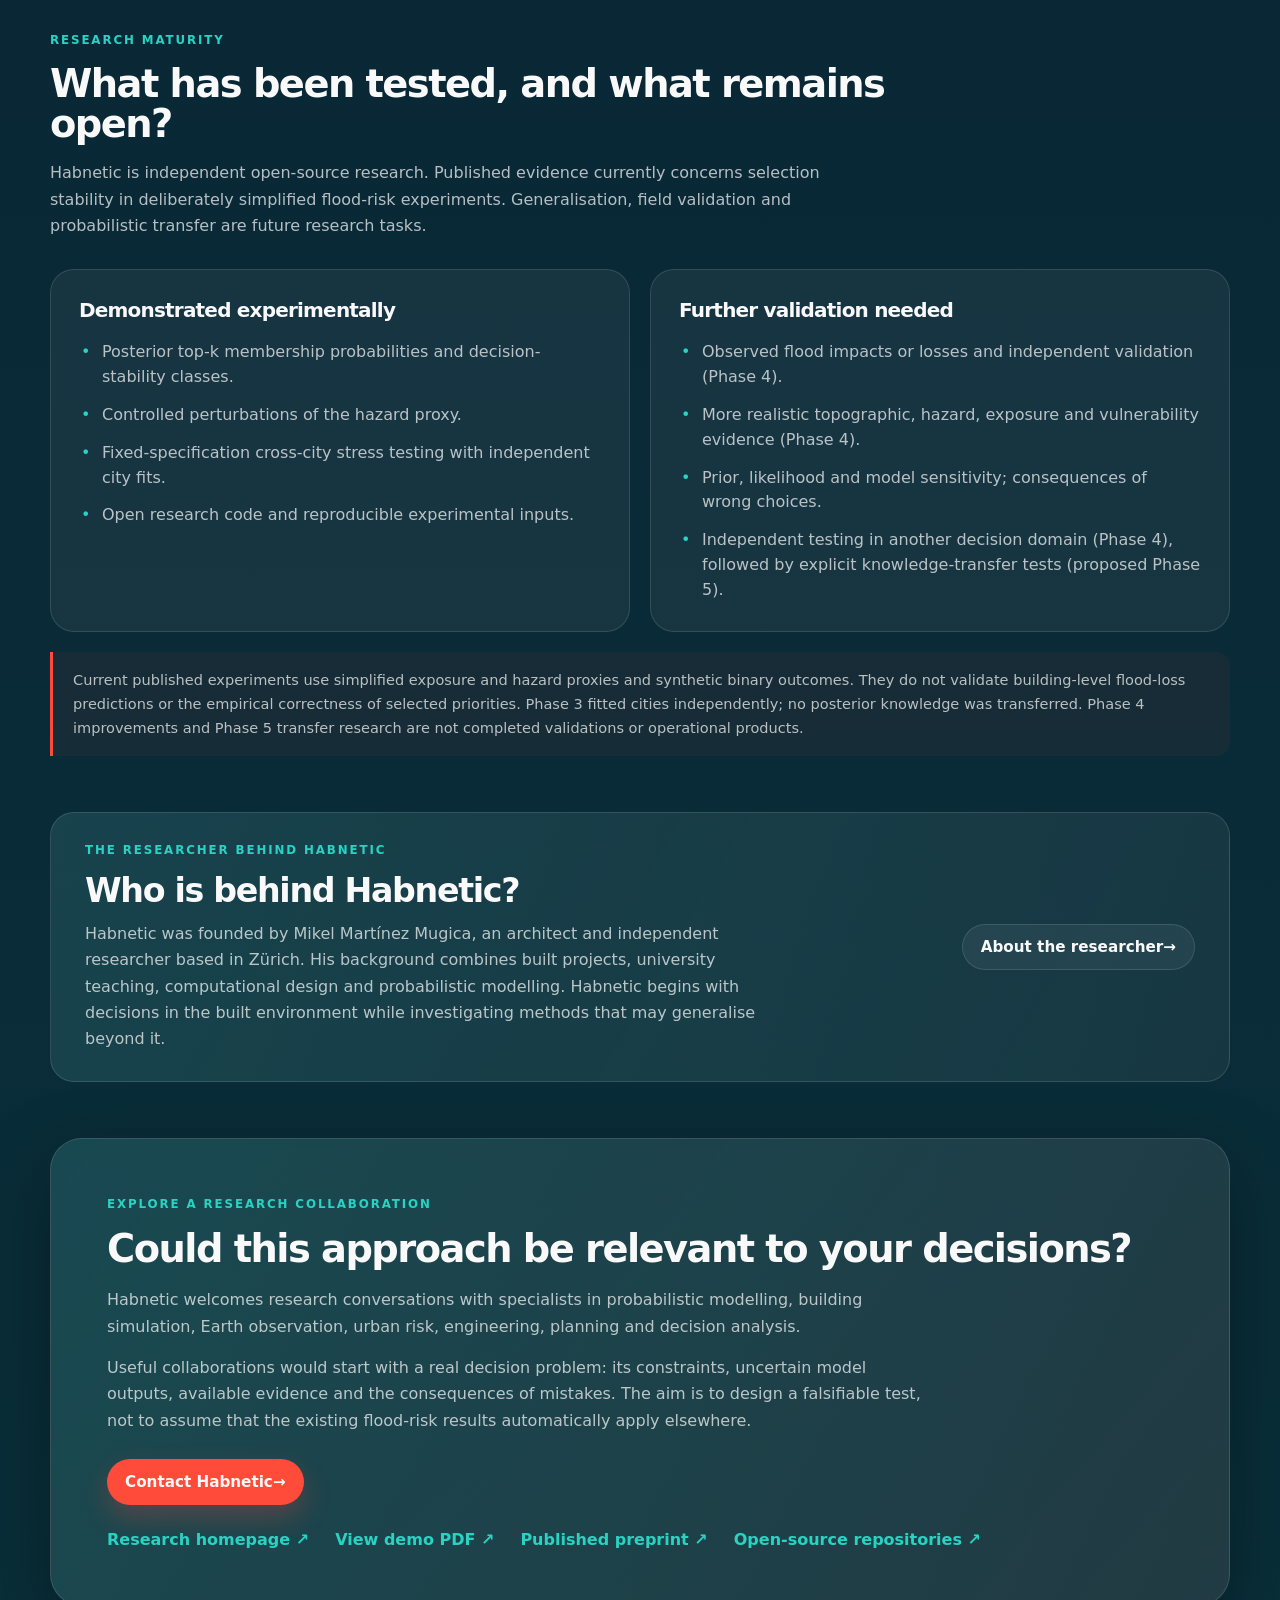
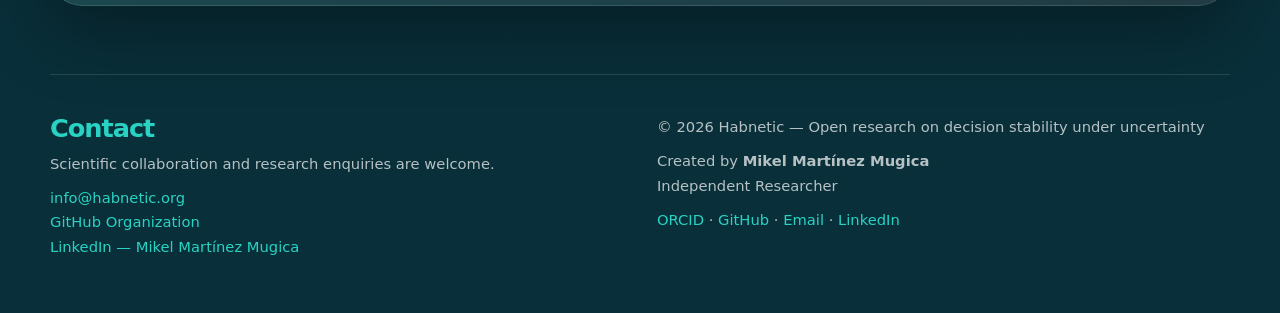
<file: applications/index.html>
<!DOCTYPE html>

<html lang="en">
<head>
<meta charset="utf-8"/>
<meta content="width=device-width, initial-scale=1" name="viewport"/>
<title>Applications | Habnetic — Decision reliability under uncertainty</title>
<meta content="Explore potential applications of Habnetic's research on uncertain evidence, decision stability and constrained selection, from building simulations to urban risk and Earth observation." name="description"/>
<link href="https://habnetic.org/applications/" rel="canonical"/>
<meta content="Applications | Habnetic" property="og:title"/>
<meta content="Explore research questions in building decisions, asset prioritisation, Earth observation and probabilistic knowledge transfer." property="og:description"/>
<meta content="website" property="og:type"/>
<meta content="https://habnetic.org/applications/" property="og:url"/>
<meta content="https://habnetic.org/assets/images/og-image.png" property="og:image"/>
<meta content="summary_large_image" name="twitter:card"/>
<link href="/assets/images/favicon.png" rel="icon" type="image/png"/>
<link href="/styles.css" rel="stylesheet"/>
<link href="/about.css" rel="stylesheet"/>
<meta content="en_GB" property="og:locale"/><link href="https://habnetic.org/applications/" hreflang="en" rel="alternate"/><link href="https://habnetic.org/de/applications/" hreflang="de-CH" rel="alternate"/><link href="https://habnetic.org/es/applications/" hreflang="es" rel="alternate"/><link href="https://habnetic.org/eu/applications/" hreflang="eu" rel="alternate"/><link href="https://habnetic.org/applications/" hreflang="x-default" rel="alternate"/><!-- Microsoft Clarity Analytics -->
<script type="text/javascript">
    (function(c,l,a,r,i,t,y){
        c[a]=c[a]||function(){(c[a].q=c[a].q||[]).push(arguments)};
        t=l.createElement(r);t.async=1;t.src="https://www.clarity.ms/tag/"+i;
        y=l.getElementsByTagName(r)[0];y.parentNode.insertBefore(t,y);
    })(window, document, "clarity", "script", "xjqiwto2h2");
</script>
</head>
<body>
<a class="skip-link" href="#main">Skip to content</a>
<header class="site-header">
<a aria-label="Habnetic research home" class="brand" href="/">
<img alt="" class="brand-logo" src="/assets/images/logo.png"/>
<span>Habnetic</span>
</a>
<nav aria-label="Primary navigation" class="site-nav">
<a href="/">Research</a>
<a href="/#findings">Findings</a>
<a aria-current="page" href="/applications/">Applications</a>
<a href="/#outputs">Outputs</a>
<a href="/#about">About</a>
<a href="/#contact">Contact</a>
</nav>
<!-- Language switcher: links to equivalent pages in all four languages. -->
<details class="language-menu">
<summary aria-label="Choose language. Current language: English">
<svg aria-hidden="true" class="language-menu-icon" fill="none" stroke="currentColor" stroke-linecap="round" stroke-linejoin="round" stroke-width="1.8" viewbox="0 0 24 24"><circle cx="12" cy="12" r="9"></circle><path d="M3 12h18M12 3a15 15 0 0 1 0 18M12 3a15 15 0 0 0 0 18"></path></svg>
<span>EN</span>
<svg aria-hidden="true" class="language-menu-chevron" fill="none" stroke="currentColor" stroke-width="2" viewbox="0 0 24 24"><path d="m6 9 6 6 6-6"></path></svg>
</summary>
<div aria-label="Available languages" class="language-menu-panel">
<a aria-current="page" href="/applications/" hreflang="en" lang="en">English <span class="language-menu-code">EN</span></a> <a href="/de/applications/" hreflang="de-CH" lang="de-CH">Deutsch (CH) <span class="language-menu-code">DE</span></a> <a href="/es/applications/" hreflang="es" lang="es">Español <span class="language-menu-code">ES</span></a> <a href="/eu/applications/" hreflang="eu" lang="eu">Euskara <span class="language-menu-code">EU</span></a>
</div>
</details>
</header>
<main id="main">
<section aria-labelledby="applications-title" class="application-hero">
<div class="application-hero-copy">
<p class="eyebrow">From research to practice</p>
<h1 id="applications-title">Can you rely on decisions <span>informed by uncertain models?</span></h1>
<p class="lede">A precise-looking model output does not necessarily lead to a reliable decision.</p>
<p>Engineers, planners and researchers use model results to select designs, allocate inspections or decide where to collect more evidence. Limited budgets and uncertain inputs can turn apparently clear rankings into difficult choices.</p>
<p>Habnetic asks <strong>which choices remain stable under plausible model outcomes, which depend strongly on assumptions, and what evidence would be needed to trust them.</strong> Its published experiment answers a narrower version of this question for fixed-capacity urban flood-risk prioritisation.</p>
<p>Habnetic complements specialist models and simulations; it does not replace them or claim that the proposed wider applications have already been validated.</p>
<div class="hero-actions">
<a class="btn btn-primary" href="#collaborate">Explore a research collaboration</a>
<a class="btn btn-secondary" href="/#findings">Explore research findings</a>
</div>
</div>
<aside aria-label="An example from the Donostia research experiment" class="app-hero-stat">
<p class="eyebrow">Experimental example · Donostia</p>
<span class="stat-number">13</span>
<p class="stat-title">assets in the uncertain selection boundary</p>
<p class="stat-secondary"><strong style="color:var(--white)">16.67%</strong> of prioritisation capacity, despite representing only 0.1676% of the assessed buildings.</p>
<p class="stat-small">At approximately 1% prioritisation capacity. Model-based membership uncertainty, not observed flood damage.</p>
</aside>
</section>
<section aria-labelledby="problem-title" class="section" id="problem">
<div class="app-section-heading">
<p class="eyebrow">The decision problem</p>
<h2 id="problem-title">A ranking is not the whole decision</h2>
<p>Consider a municipality with thousands of buildings but capacity to investigate only a small proportion. A risk model produces a ranking and a selection is made. The first Habnetic study asks what happens to that selection as the model estimates vary. Other decisions may have different constraints and consequences.</p>
</div>
<div class="app-grid-3">
<article class="app-card">
<p class="card-kicker">01 · Estimate</p>
<h3>Model the risk</h3>
<p>Available indicators and model assumptions generate estimates that are subject to uncertainty.</p>
</article>
<article class="app-card">
<p class="card-kicker">02 · Select</p>
<h3>Choose a priority set</h3>
<p>Limited capacity turns a continuous ranking into a discrete choice: inside or outside the selected set.</p>
</article>
<article class="app-card emphasis">
<p class="card-kicker">03 · Question</p>
<h3>Would the selection change?</h3>
<p>Some assets remain consistently selected. Others may change status as model parameters vary.</p>
</article>
</div>
<p class="app-note">This three-step diagram describes the published flood-risk experiment. Decision stability is measurable under a fitted model, but stability alone does not establish whether the evidence is adequate, the ranking is empirically correct or the consequences of a wrong choice are acceptable.</p>
</section>
<section aria-labelledby="method-title" class="section" id="method">
<div class="app-section-heading">
<p class="eyebrow">What Habnetic investigates</p>
<h2 id="method-title">What the first experiment actually measures</h2>
<p>Instead of selecting assets once from a single ranking, the research ranks and selects the top <em>k</em> assets for each posterior model draw. The proportion of draws in which an asset is selected estimates its posterior top-k membership probability.</p>
</div>
<div class="app-grid-3">
<article class="app-card">
<p class="card-kicker">High membership</p>
<h3>Consistently selected</h3>
<p>Assets with a posterior top-k inclusion probability of at least 0.8 under the paper's primary classification convention.</p>
</article>
<article class="app-card emphasis">
<p class="card-kicker">Intermediate membership</p>
<h3>Uncertain selection</h3>
<p>Assets with inclusion probabilities between 0.2 and 0.8. These constitute the uncertain decision boundary.</p>
</article>
<article class="app-card">
<p class="card-kicker">Low membership</p>
<h3>Consistently excluded</h3>
<p>Assets with inclusion probabilities of at most 0.2 under the same classification convention.</p>
</article>
</div>
<p class="app-note">These classification thresholds are analytical choices, and their sensitivity is assessed in the paper. Membership probabilities are conditional on the model and data. They are <strong>not</strong> probabilities of flooding or physical damage.</p>
</section>
<section aria-labelledby="evidence-title" class="section" id="evidence">
<div class="app-section-heading">
<p class="eyebrow">Research evidence</p>
<h2 id="evidence-title">Three cities, one experimental specification</h2>
<p>The published experiments cover a Rotterdam baseline, controlled hazard-proxy perturbations and independent model fits under a common specification in Hamburg and Donostia–San Sebastián. This is cross-city stress testing, not probabilistic knowledge transfer between cities.</p>
</div>
<div class="app-grid-3 app-evidence-cities">
<article class="app-card">
<p class="card-kicker">Rotterdam</p>
<p class="card-stat">30 assets</p>
<h3>A narrow membership boundary</h3>
<p>At approximately 1% prioritisation capacity, only 30 of 221,324 buildings fall within the uncertain top-k membership category. A separate perturbation experiment involving 50,000 assets shows limited broadening of this boundary under the tested conditions.</p>
</article>
<article class="app-card">
<p class="card-kicker">Hamburg</p>
<p class="card-stat">56 assets</p>
<h3>Fixed-specification stress test</h3>
<p>At comparable prioritisation capacity, 56 of 341,530 buildings fall within the uncertain membership category. The model was fitted independently using the same specification and Rotterdam-based reference scaling.</p>
</article>
<article class="app-card emphasis">
<p class="card-kicker">Donostia–San Sebastián</p>
<p class="card-stat">13 assets</p>
<h3>Capacity gives the count context</h3>
<p>Only 13 of 7,755 buildings fall within the uncertain membership category. However, this represents 16.67% of the prioritisation capacity (k = 78), compared with just 1.36% in Rotterdam and 1.64% in Hamburg.</p>
</article>
</div>
<p class="app-note app-evidence-note"><strong>Research note:</strong> Uncertain membership refers to posterior top-k inclusion probabilities strictly between 0.2 and 0.8 under the tested model. It does not represent uncertainty in observed flood damage.</p>
<div class="research-images">
<figure class="research-figure">
<img alt="Experimental Donostia citywide building map showing posterior top-k membership probabilities, with blue low-membership and yellow high-membership regions" height="1000" loading="lazy" src="/assets/images/applications/DON_paper_citywide_topk_map.png?v=1.1" width="1000"/>
<figcaption><strong>Donostia: citywide view.</strong> Experimental posterior top-k membership probabilities across assessed buildings.</figcaption>
</figure>
<figure class="research-figure">
<img alt="Close-up of Donostia buildings showing yellow and blue posterior top-k membership categories near a local transition" height="1000" loading="lazy" src="/assets/images/applications/DON_paper_boundary_zoom_map.png?v=1.1" width="1000"/>
<figcaption><strong>Donostia: local transition.</strong> An enlarged view near a priority-set membership boundary.</figcaption>
</figure>
</div>
<p class="app-note">The maps visualise model-derived selection membership, not observed flood damage or validated hydraulic risk. See the <a class="app-inline-link" href="https://doi.org/10.5281/zenodo.23599344" rel="noopener noreferrer" target="_blank">published research preprint</a> for methods and experimental limitations.</p>
</section>
<section aria-labelledby="usecases-title" class="section" id="use-cases">
<div class="app-section-heading">
<p class="eyebrow">Potential applications</p>
<h2 id="usecases-title">Where might the research approach be tested next?</h2>
<p>These are potential research domains, not validated applications or existing products. Each would need its own decision rule, uncertainty model, empirical checks and evidence of usefulness. Flood-risk prioritisation remains the established experimental case.</p>
</div>
<div class="app-usecases">
<article class="app-card emphasis">
<p class="card-kicker">Candidate domain · Building simulation</p>
<h3>Building performance and design decisions</h3>
<p>Explore how choices between design, retrofit or investment options change across uncertain climate, energy and comfort simulations. The research question concerns the decision, not a replacement for the simulation software.</p>
</article>
<article class="app-card">
<p class="card-kicker">Candidate domain · Earth observation</p>
<h3>Satellite observation planning</h3>
<p>Investigate how limited observation capacity could be allocated when information is incomplete: which places or times might deserve attention, and how sensitive would those priorities be to assumptions?</p>
</article>
<article class="app-card">
<p class="card-kicker">First experimental domain</p>
<h3>Urban flood-risk and resilience assessment</h3>
<p>Study the stability of fixed-capacity selections from uncertain estimates. Work in Phase 4 aims to improve topographic and hazard evidence, exposure, consequences and independent validation.</p>
</article>
<article class="app-card">
<p class="card-kicker">Potential extension · Portfolios</p>
<h3>Infrastructure and asset management</h3>
<p>Explore how uncertainty affects inspection, maintenance or assessment priorities across large portfolios with limited capacity.</p>
</article>
<article class="app-card">
<p class="card-kicker">Potential extension · Planning</p>
<h3>Urban and regional planning</h3>
<p>Examine whether selected sites or interventions remain defensible as indicators, constraints, assumptions and available evidence change.</p>
</article>
<article class="app-card">
<p class="card-kicker">Proposed Phase 5 · Transfer</p>
<h3>Knowledge transfer to data-scarce settings</h3>
<p>Test whether probabilistic information learnt in data-rich settings can assist decisions elsewhere using hierarchical models and partial pooling, while checking for incompatible evidence and negative transfer.</p>
</article>
</div>
</section>
<section aria-labelledby="limits-title" class="section" id="limitations">
<div class="app-section-heading">
<p class="eyebrow">Research maturity</p>
<h2 id="limits-title">What has been tested, and what remains open?</h2>
<p>Habnetic is independent open-source research. Published evidence currently concerns selection stability in deliberately simplified flood-risk experiments. Generalisation, field validation and probabilistic transfer are future research tasks.</p>
</div>
<div class="app-limits">
<article>
<h3>Demonstrated experimentally</h3>
<ul>
<li>Posterior top-k membership probabilities and decision-stability classes.</li>
<li>Controlled perturbations of the hazard proxy.</li>
<li>Fixed-specification cross-city stress testing with independent city fits.</li>
<li>Open research code and reproducible experimental inputs.</li>
</ul>
</article>
<article>
<h3>Further validation needed</h3>
<ul>
<li>Observed flood impacts or losses and independent validation (Phase 4).</li>
<li>More realistic topographic, hazard, exposure and vulnerability evidence (Phase 4).</li>
<li>Prior, likelihood and model sensitivity; consequences of wrong choices.</li>
<li>Independent testing in another decision domain (Phase 4), followed by explicit knowledge-transfer tests (proposed Phase 5).</li>
</ul>
</article>
</div>
<p class="app-disclaimer">Current published experiments use simplified exposure and hazard proxies and synthetic binary outcomes. They do not validate building-level flood-loss predictions or the empirical correctness of selected priorities. Phase 3 fitted cities independently; no posterior knowledge was transferred. Phase 4 improvements and Phase 5 transfer research are not completed validations or operational products.</p>
</section>

<!-- Concise author introduction; the full biography belongs on Research -->
<aside class="section researcher-teaser" aria-labelledby="researcher-teaser-title">
  <div>
    <p class="eyebrow">The researcher behind Habnetic</p>
    <h2 id="researcher-teaser-title">Who is behind Habnetic?</h2>
    <p>Habnetic was founded by Mikel Martínez Mugica, an architect and independent researcher based in Zürich. His background combines built projects, university teaching, computational design and probabilistic modelling. Habnetic begins with decisions in the built environment while investigating methods that may generalise beyond it.</p>
  </div>
  <a class="btn btn-secondary" href="/#researcher">About the researcher <span aria-hidden="true">→</span></a>
</aside>
<section aria-labelledby="collaborate-title" class="section" id="collaborate">
<div class="app-collaboration">
<p class="eyebrow">Explore a research collaboration</p>
<h2 id="collaborate-title">Could this approach be relevant to your decisions?</h2>
<p>Habnetic welcomes research conversations with specialists in probabilistic modelling, building simulation, Earth observation, urban risk, engineering, planning and decision analysis.</p>
<p>Useful collaborations would start with a real decision problem: its constraints, uncertain model outputs, available evidence and the consequences of mistakes. The aim is to design a falsifiable test, not to assume that the existing flood-risk results automatically apply elsewhere.</p>
<a class="btn btn-primary" href="mailto:info@habnetic.org?subject=Habnetic%20research%20collaboration">Contact Habnetic <span aria-hidden="true">→</span></a>
<div aria-label="Scientific resources" class="app-resources">
<a href="/">Research homepage ↗</a>
<a href="/assets/docs/habnetic_demo.pdf">View demo PDF ↗</a>
<a href="https://doi.org/10.5281/zenodo.23599344" rel="noopener noreferrer" target="_blank">Published preprint ↗</a>
<a href="https://github.com/Habnetic" rel="noopener noreferrer" target="_blank">Open-source repositories ↗</a>
</div>
</div>
</section>
</main>
<footer class="site-footer" id="contact">
<div>
<h2>Contact</h2>
<p>Scientific collaboration and research enquiries are welcome.</p>
<p>
<a href="mailto:info@habnetic.org">info@habnetic.org</a><br/>
<a href="https://github.com/Habnetic" rel="noopener noreferrer" target="_blank">GitHub Organization</a><br/>
<a href="https://www.linkedin.com/in/mikel-martinez-6a2a9635/" rel="noopener noreferrer" target="_blank">LinkedIn — Mikel Martínez Mugica</a>
</p>
</div>
<div>
<p>© 2026 Habnetic — Open research on decision stability under uncertainty</p>
<p>Created by <strong>Mikel Martínez Mugica</strong><br/>Independent Researcher</p>
<p>
<a href="https://orcid.org/0009-0006-5170-4405" rel="noopener noreferrer" target="_blank">ORCID</a> ·
        <a href="https://github.com/Habnetic" rel="noopener noreferrer" target="_blank">GitHub</a> ·
        <a href="mailto:info@habnetic.org">Email</a> ·
        <a href="https://www.linkedin.com/in/mikel-martinez-6a2a9635/" rel="noopener noreferrer" target="_blank">LinkedIn</a>
</p>
</div>
</footer>
</body>
</html>
</file>
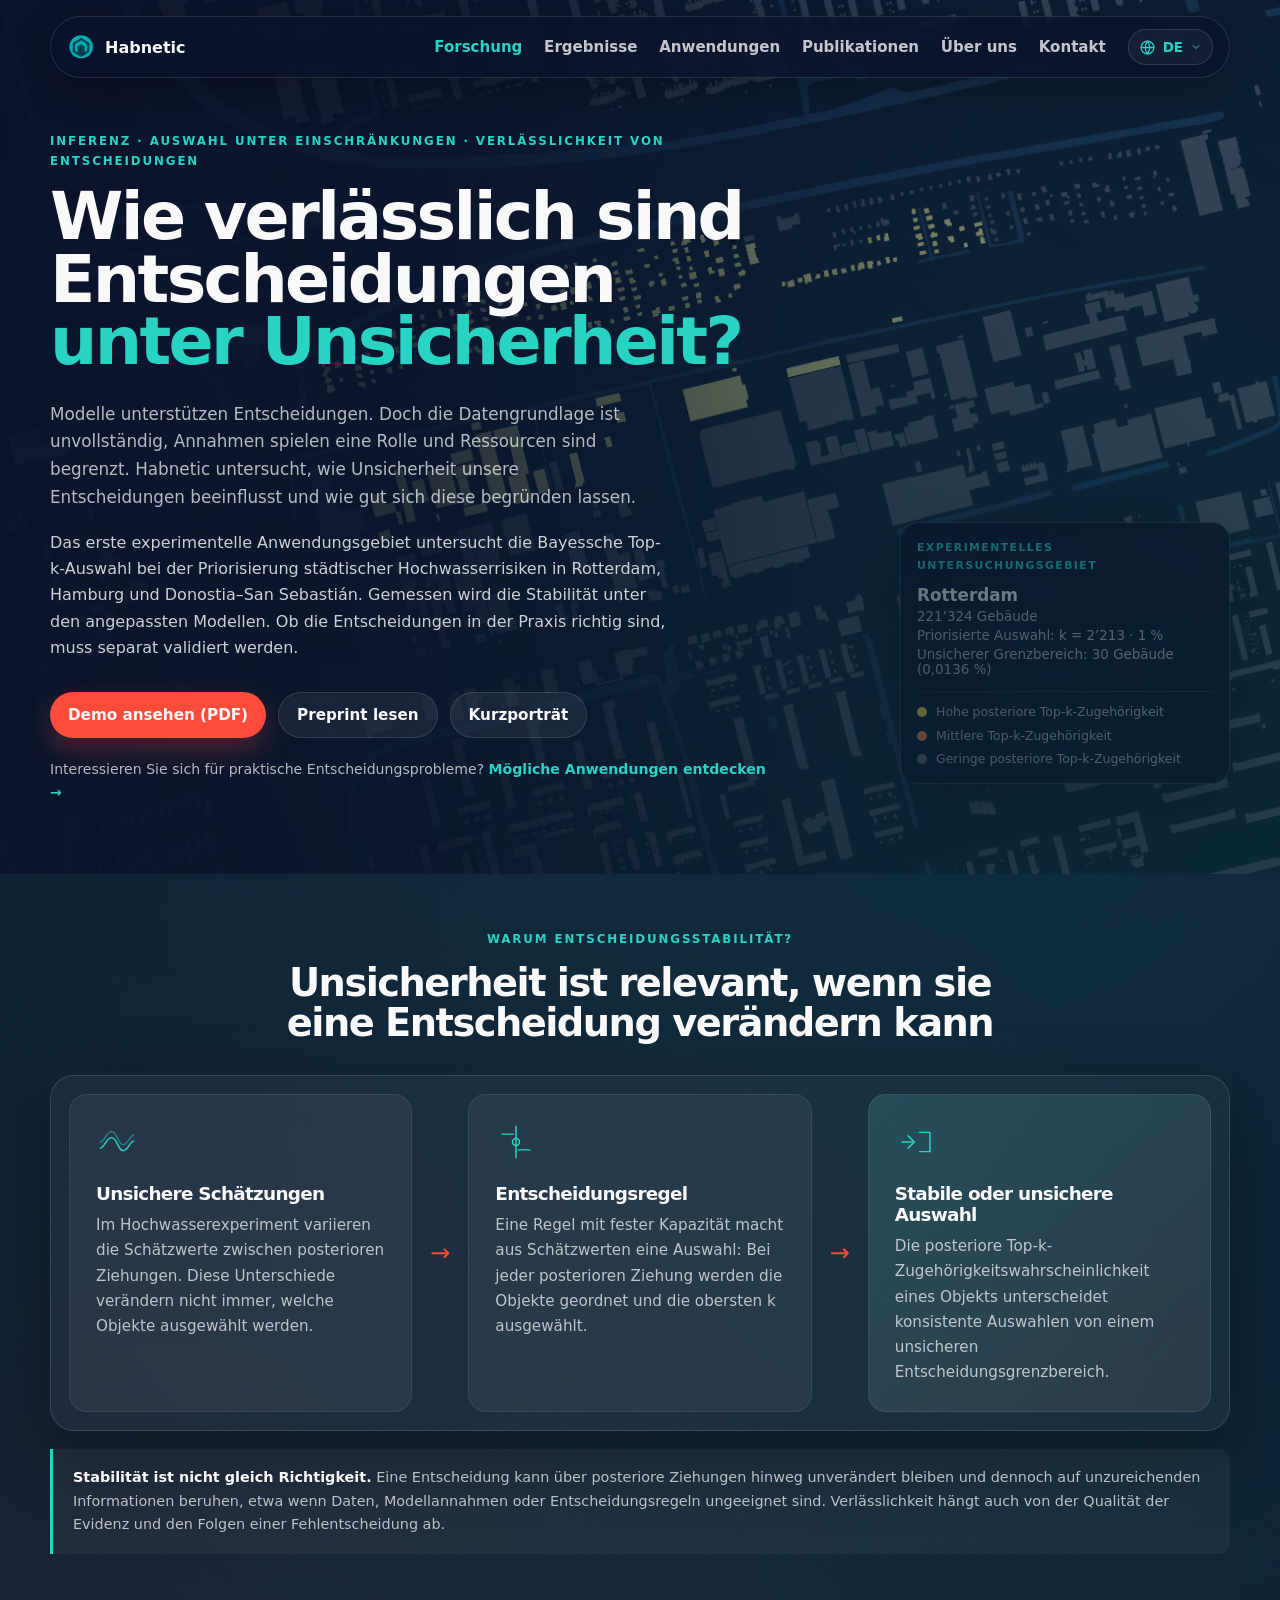
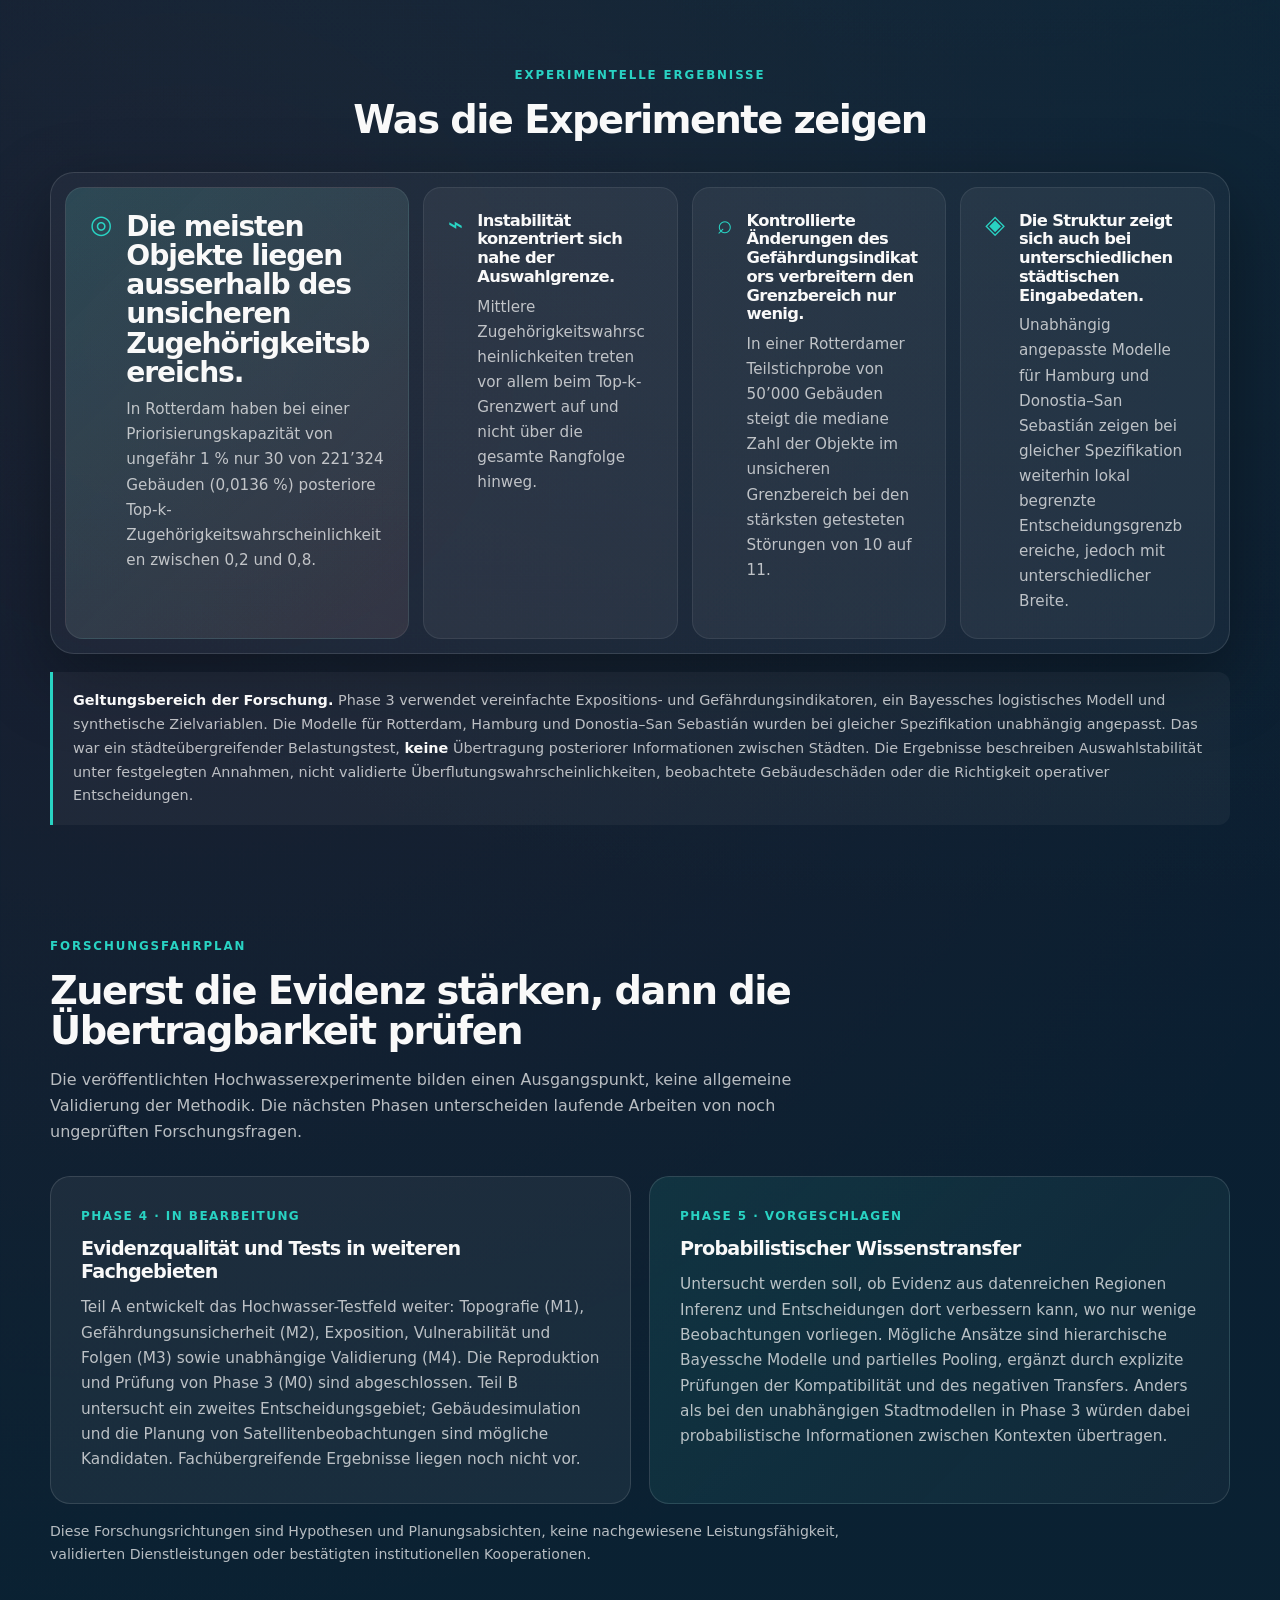
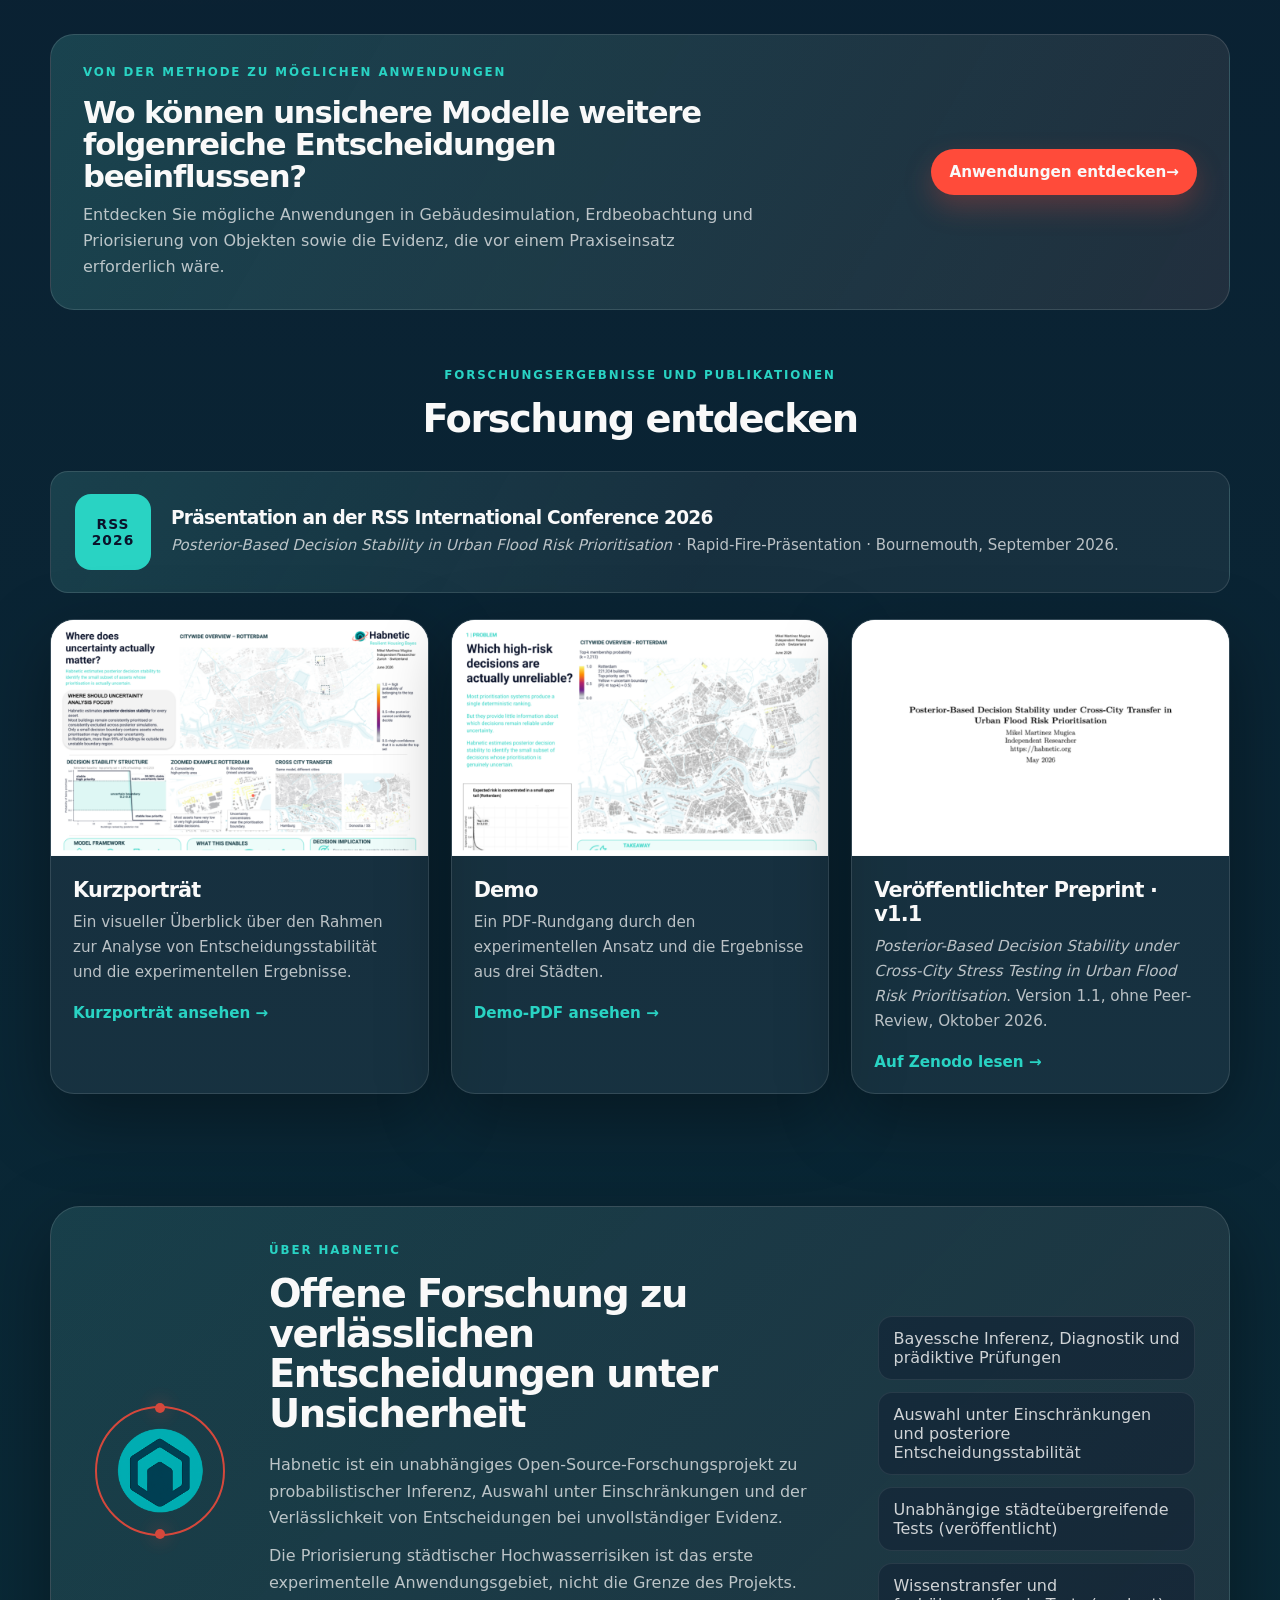
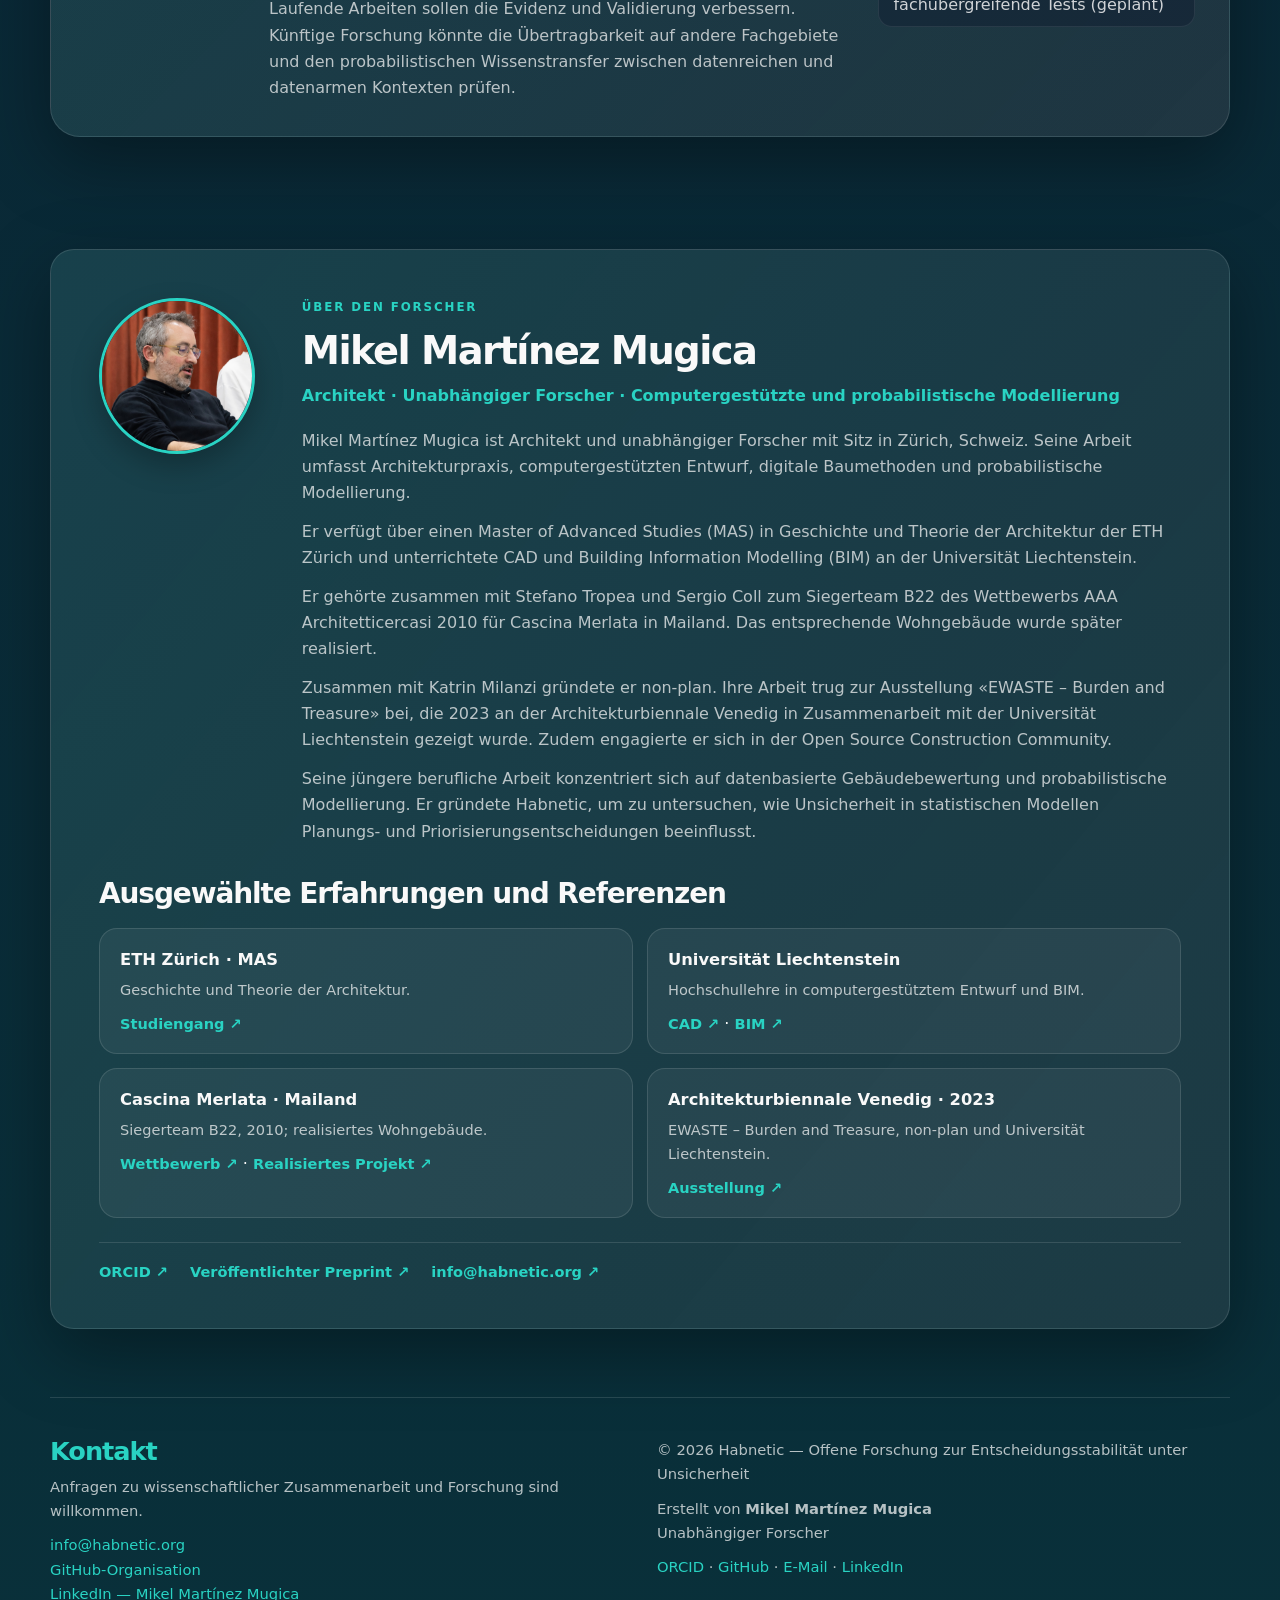
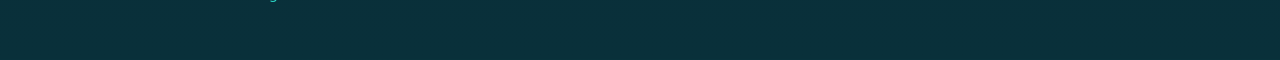
<file: de/index.html>
<!DOCTYPE html>

<html lang="de-CH">
<head>
<meta charset="utf-8"/>
<meta content="OfWMRhAWWNQ1nZcVbK0dRLGUdzLj9I5eCcz_EuerePI" name="google-site-verification"/>
<meta content="width=device-width, initial-scale=1" name="viewport">
<title>Habnetic — Verlässliche Entscheidungen unter Unsicherheit</title>
<meta content="Habnetic ist unabhängige Open-Source-Forschung zu probabilistischer Inferenz, Auswahl unter Einschränkungen und verlässlichen Entscheidungen bei Unsicherheit. Städtische Hochwasserrisiken bilden das erste experimentelle Beispiel." name="description"/>
<link href="https://habnetic.org/de/" rel="canonical"/>
<meta content="Habnetic — Verlässliche Entscheidungen unter Unsicherheit" property="og:title"/>
<meta content="Forschung zur Verlässlichkeit von Entscheidungen bei unsicherer Evidenz, Modellannahmen und begrenzten Ressourcen." property="og:description"/>
<meta content="website" property="og:type"/>
<meta content="https://habnetic.org/de/" property="og:url"/>
<meta content="https://habnetic.org/assets/images/og-image.png" property="og:image"/>
<meta content="summary_large_image" name="twitter:card"/>
<link href="/assets/images/favicon.png" rel="icon" type="image/png"/>
<link href="/styles.css" rel="stylesheet"/>
<link href="/about.css" rel="stylesheet"/>
<style>
    /* Decision-stability explainer */
    .decision-panel {
      display: grid;
      grid-template-columns: 1fr auto 1fr auto 1fr;
      gap: 18px;
      align-items: stretch;
      padding: 18px;
      background: rgba(249, 249, 249, 0.035);
      border: 1px solid var(--border);
      border-radius: var(--radius);
      box-shadow: var(--shadow);
    }

    .decision-step {
      padding: 26px;
      background: var(--panel);
      border: 1px solid rgba(249, 249, 249, 0.075);
      border-radius: 18px;
    }

    .decision-step:last-of-type {
      background:
        linear-gradient(135deg, rgba(41, 211, 195, 0.12), rgba(255, 75, 58, 0.045)),
        var(--panel);
    }

    .decision-icon {
      width: 42px;
      height: 42px;
      margin-bottom: 20px;
      color: var(--turquoise);
    }

    .decision-icon svg {
      width: 100%;
      height: 100%;
      fill: none;
      stroke: currentColor;
      stroke-linecap: round;
      stroke-linejoin: round;
      stroke-width: 1.7;
    }

    .decision-step h3 {
      margin-bottom: 9px;
      color: var(--white);
      font-size: 1.15rem;
    }

    .decision-step p {
      font-size: 0.95rem;
    }

    .decision-arrow {
      align-self: center;
      color: var(--coral);
      font-size: 1.5rem;
    }

    /* Conference reference: evidence, not decoration */
    .conference-note {
      display: grid;
      grid-template-columns: auto 1fr;
      gap: 20px;
      align-items: center;
      margin-bottom: 26px;
      padding: 22px 24px;
      background:
        linear-gradient(120deg, rgba(41, 211, 195, 0.10), transparent 58%),
        var(--panel);
      border: 1px solid var(--border);
      border-radius: 18px;
    }

    .conference-badge {
      display: inline-grid;
      place-items: center;
      min-width: 76px;
      min-height: 76px;
      padding: 10px;
      color: var(--navy);
      background: var(--turquoise);
      border-radius: 16px;
      font-size: 0.86rem;
      font-weight: 850;
      letter-spacing: 0.08em;
      text-align: center;
    }

    .conference-note h3 {
      margin-bottom: 5px;
      color: var(--white);
      font-size: 1.16rem;
    }

    .conference-note p {
      font-size: 0.94rem;
    }

    @media (max-width: 980px) {
      .decision-panel {
        grid-template-columns: 1fr;
      }

      .decision-arrow {
        justify-self: center;
        transform: rotate(90deg);
      }
    }

    @media (max-width: 720px) {
      .decision-panel {
        gap: 10px;
        padding: 10px;
      }

      .decision-step {
        padding: 20px;
      }

      .conference-note {
        grid-template-columns: 1fr;
        padding: 20px;
      }

      .conference-badge {
        min-width: 0;
        min-height: 0;
        justify-self: start;
      }
    }
  </style>
<script type="text/javascript">
      (function(c,l,a,r,i,t,y){
          c[a]=c[a]||function(){(c[a].q=c[a].q||[]).push(arguments)};
          t=l.createElement(r);t.async=1;t.src="https://www.clarity.ms/tag/"+i;
          y=l.getElementsByTagName(r)[0];y.parentNode.insertBefore(t,y);
      })(window, document, "clarity", "script", "xjqiwto2h2");
  </script>
<meta content="de_CH" property="og:locale"/><link href="https://habnetic.org/" hreflang="en" rel="alternate"/><link href="https://habnetic.org/de/" hreflang="de-CH" rel="alternate"/><link href="https://habnetic.org/es/" hreflang="es" rel="alternate"/><link href="https://habnetic.org/eu/" hreflang="eu" rel="alternate"/><link href="https://habnetic.org/" hreflang="x-default" rel="alternate"/></meta></head>
<body>
<a class="skip-link" href="#main">Zum Inhalt springen</a>
<header class="site-header">
<a aria-label="Habnetic: Forschung, Startseite" class="brand" href="/de/">
<img alt="" class="brand-logo" src="/assets/images/logo.png"/>
<span>Habnetic</span>
</a>
<nav aria-label="Hauptnavigation" class="site-nav">
<a aria-current="page" href="/de/">Forschung</a>
<a href="/de/#findings">Ergebnisse</a>
<a href="/de/applications/">Anwendungen</a>
<a href="/de/#outputs">Publikationen</a>
<a href="/de/#about">Über uns</a>
<a href="/de/#contact">Kontakt</a>
</nav>
<!-- Language switcher: links to equivalent pages in all four languages. -->
<details class="language-menu">
<summary aria-label="Sprache wählen. Aktuelle Sprache: Deutsch (Schweiz)">
<svg aria-hidden="true" class="language-menu-icon" fill="none" stroke="currentColor" stroke-linecap="round" stroke-linejoin="round" stroke-width="1.8" viewbox="0 0 24 24"><circle cx="12" cy="12" r="9"></circle><path d="M3 12h18M12 3a15 15 0 0 1 0 18M12 3a15 15 0 0 0 0 18"></path></svg>
<span>DE</span>
<svg aria-hidden="true" class="language-menu-chevron" fill="none" stroke="currentColor" stroke-width="2" viewbox="0 0 24 24"><path d="m6 9 6 6 6-6"></path></svg>
</summary>
<div aria-label="Verfügbare Sprachen" class="language-menu-panel">
<a href="/" hreflang="en" lang="en">English <span class="language-menu-code">EN</span></a> <a aria-current="page" href="/de/" hreflang="de-CH" lang="de-CH">Deutsch (CH) <span class="language-menu-code">DE</span></a> <a href="/es/" hreflang="es" lang="es">Español <span class="language-menu-code">ES</span></a> <a href="/eu/" hreflang="eu" lang="eu">Euskara <span class="language-menu-code">EU</span></a>
</div>
</details>
</header>
<main id="main">
<section class="hero" id="home">
<div class="hero-content">
<p class="eyebrow">Inferenz · Auswahl unter Einschränkungen · Verlässlichkeit von Entscheidungen</p>
<h1>
          Wie verlässlich sind Entscheidungen
          <span>unter Unsicherheit?</span>
</h1>
<p class="hero-subtitle">
          Modelle unterstützen Entscheidungen. Doch die Datengrundlage ist unvollständig, Annahmen spielen eine Rolle und Ressourcen sind begrenzt. Habnetic untersucht, wie Unsicherheit unsere Entscheidungen beeinflusst und wie gut sich diese begründen lassen.
        </p>
<p class="hero-problem">
          Das erste experimentelle Anwendungsgebiet untersucht die Bayessche Top-k-Auswahl bei der Priorisierung städtischer Hochwasserrisiken in Rotterdam, Hamburg und Donostia–San Sebastián. Gemessen wird die Stabilität unter den angepassten Modellen. Ob die Entscheidungen in der Praxis richtig sind, muss separat validiert werden.
        </p>
<div class="hero-actions">
<a class="btn btn-primary" href="/assets/docs/habnetic_demo.pdf">Demo ansehen (PDF)</a>
<a class="btn btn-secondary" href="https://doi.org/10.5281/zenodo.23599344" rel="noopener noreferrer" target="_blank">Preprint lesen</a>
<a class="btn btn-secondary" href="/assets/docs/habnetic_onepager.pdf">Kurzporträt</a>
</div>
<p class="hero-applications-link">Interessieren Sie sich für praktische Entscheidungsprobleme? <a href="/de/applications/">Mögliche Anwendungen entdecken <span aria-hidden="true">→</span></a></p>
</div>
<div aria-label="Karte der posterioren Top-k-Zugehörigkeitswahrscheinlichkeit" class="hero-visual">
<img alt="Rotterdam: Karte der posterioren Top-k-Zugehörigkeitswahrscheinlichkeit" class="hero-map is-active" id="hero-map-a" src="/assets/images/hero/rotterdam.png"/>
<img alt="" aria-hidden="true" class="hero-map" id="hero-map-b" src="/assets/images/hero/hamburg.png"/>
<div class="hero-info-card">
<p class="hero-card-label">Experimentelles Untersuchungsgebiet</p>
<div class="hero-city-label">
<strong id="hero-city">Rotterdam</strong>
<span id="hero-buildings">221’324 Gebäude</span>
<span id="hero-topk">Priorisierte Auswahl: k = 2’213 · 1 %</span>
<span id="hero-boundary">Unsicherer Grenzbereich: 30 Gebäude (0,0136 %)</span>
</div>
<div aria-label="Kartenlegende" class="hero-legend">
<div class="legend-row">
<span class="legend-swatch legend-yellow"></span>
<span>Hohe posteriore Top-k-Zugehörigkeit</span>
</div>
<div class="legend-row">
<span class="legend-swatch legend-orange"></span>
<span>Mittlere Top-k-Zugehörigkeit</span>
</div>
<div class="legend-row">
<span class="legend-swatch legend-grey"></span>
<span>Geringe posteriore Top-k-Zugehörigkeit</span>
</div>
</div>
</div>
</div>
</section>
<section aria-labelledby="why-title" class="section" id="why">
<div class="section-heading">
<p class="eyebrow">Warum Entscheidungsstabilität?</p>
<h2 id="why-title">Unsicherheit ist relevant, wenn sie eine Entscheidung verändern kann</h2>
</div>
<div class="decision-panel">
<article class="decision-step">
<div aria-hidden="true" class="decision-icon">
<svg viewbox="0 0 48 48">
<path d="M5 31c5-1 7-12 13-12s7 15 13 15 7-10 12-11"></path>
<path d="M5 24c5-1 7-12 13-12s7 15 13 15 7-10 12-11" opacity=".45"></path>
</svg>
</div>
<h3>Unsichere Schätzungen</h3>
<p>Im Hochwasserexperiment variieren die Schätzwerte zwischen posterioren Ziehungen. Diese Unterschiede verändern nicht immer, welche Objekte ausgewählt werden.</p>
</article>
<span aria-hidden="true" class="decision-arrow">→</span>
<article class="decision-step">
<div aria-hidden="true" class="decision-icon">
<svg viewbox="0 0 48 48">
<path d="M24 6v36"></path>
<path d="M8 15h13M27 33h13"></path>
<circle cx="24" cy="24" r="4"></circle>
</svg>
</div>
<h3>Entscheidungsregel</h3>
<p>Eine Regel mit fester Kapazität macht aus Schätzwerten eine Auswahl: Bei jeder posterioren Ziehung werden die Objekte geordnet und die obersten k ausgewählt.</p>
</article>
<span aria-hidden="true" class="decision-arrow">→</span>
<article class="decision-step">
<div aria-hidden="true" class="decision-icon">
<svg viewbox="0 0 48 48">
<path d="M8 24h12"></path>
<path d="m15 17 7 7-7 7"></path>
<path d="M28 13h12v22H28"></path>
</svg>
</div>
<h3>Stabile oder unsichere Auswahl</h3>
<p>Die posteriore Top-k-Zugehörigkeitswahrscheinlichkeit eines Objekts unterscheidet konsistente Auswahlen von einem unsicheren Entscheidungsgrenzbereich.</p>
</article>
</div>
<p class="research-scope"><strong>Stabilität ist nicht gleich Richtigkeit.</strong> Eine Entscheidung kann über posteriore Ziehungen hinweg unverändert bleiben und dennoch auf unzureichenden Informationen beruhen, etwa wenn Daten, Modellannahmen oder Entscheidungsregeln ungeeignet sind. Verlässlichkeit hängt auch von der Qualität der Evidenz und den Folgen einer Fehlentscheidung ab.</p>
</section>
<section class="section" id="findings">
<div class="section-heading">
<p class="eyebrow">Experimentelle Ergebnisse</p>
<h2>Was die Experimente zeigen</h2>
</div>
<div class="findings-panel">
<div class="finding finding-main">
<span class="finding-icon">◎</span>
<div>
<h2>Die meisten Objekte liegen ausserhalb des unsicheren Zugehörigkeitsbereichs.</h2>
<p>In Rotterdam haben bei einer Priorisierungskapazität von ungefähr 1 % nur 30 von 221’324 Gebäuden (0,0136 %) posteriore Top-k-Zugehörigkeitswahrscheinlichkeiten zwischen 0,2 und 0,8.</p>
</div>
</div>
<div class="finding">
<span class="finding-icon">⌁</span>
<div>
<h3>Instabilität konzentriert sich nahe der Auswahlgrenze.</h3>
<p>Mittlere Zugehörigkeitswahrscheinlichkeiten treten vor allem beim Top-k-Grenzwert auf und nicht über die gesamte Rangfolge hinweg.</p>
</div>
</div>
<div class="finding">
<span class="finding-icon">⌕</span>
<div>
<h3>Kontrollierte Änderungen des Gefährdungsindikators verbreitern den Grenzbereich nur wenig.</h3>
<p>In einer Rotterdamer Teilstichprobe von 50’000 Gebäuden steigt die mediane Zahl der Objekte im unsicheren Grenzbereich bei den stärksten getesteten Störungen von 10 auf 11.</p>
</div>
</div>
<div class="finding">
<span class="finding-icon">◈</span>
<div>
<h3>Die Struktur zeigt sich auch bei unterschiedlichen städtischen Eingabedaten.</h3>
<p>Unabhängig angepasste Modelle für Hamburg und Donostia–San Sebastián zeigen bei gleicher Spezifikation weiterhin lokal begrenzte Entscheidungsgrenzbereiche, jedoch mit unterschiedlicher Breite.</p>
</div>
</div>
</div>
<div class="research-scope">
<strong>Geltungsbereich der Forschung.</strong> Phase 3 verwendet vereinfachte Expositions- und Gefährdungsindikatoren, ein Bayessches logistisches Modell und synthetische Zielvariablen. Die Modelle für Rotterdam, Hamburg und Donostia–San Sebastián wurden bei gleicher Spezifikation unabhängig angepasst. Das war ein städteübergreifender Belastungstest, <strong>keine</strong> Übertragung posteriorer Informationen zwischen Städten. Die Ergebnisse beschreiben Auswahlstabilität unter festgelegten Annahmen, nicht validierte Überflutungswahrscheinlichkeiten, beobachtete Gebäudeschäden oder die Richtigkeit operativer Entscheidungen.
      </div>
</section>
<section aria-labelledby="direction-title" class="section" id="research-direction">
<div class="app-section-heading">
<p class="eyebrow">Forschungsfahrplan</p>
<h2 id="direction-title">Zuerst die Evidenz stärken, dann die Übertragbarkeit prüfen</h2>
<p>Die veröffentlichten Hochwasserexperimente bilden einen Ausgangspunkt, keine allgemeine Validierung der Methodik. Die nächsten Phasen unterscheiden laufende Arbeiten von noch ungeprüften Forschungsfragen.</p>
</div>
<div class="app-grid-2">
<article class="app-card">
<p class="card-kicker">Phase 4 · In Bearbeitung</p>
<h3>Evidenzqualität und Tests in weiteren Fachgebieten</h3>
<p>Teil A entwickelt das Hochwasser-Testfeld weiter: Topografie (M1), Gefährdungsunsicherheit (M2), Exposition, Vulnerabilität und Folgen (M3) sowie unabhängige Validierung (M4). Die Reproduktion und Prüfung von Phase 3 (M0) sind abgeschlossen. Teil B untersucht ein zweites Entscheidungsgebiet; Gebäudesimulation und die Planung von Satellitenbeobachtungen sind mögliche Kandidaten. Fachübergreifende Ergebnisse liegen noch nicht vor.</p>
</article>
<article class="app-card emphasis">
<p class="card-kicker">Phase 5 · Vorgeschlagen</p>
<h3>Probabilistischer Wissenstransfer</h3>
<p>Untersucht werden soll, ob Evidenz aus datenreichen Regionen Inferenz und Entscheidungen dort verbessern kann, wo nur wenige Beobachtungen vorliegen. Mögliche Ansätze sind hierarchische Bayessche Modelle und partielles Pooling, ergänzt durch explizite Prüfungen der Kompatibilität und des negativen Transfers. Anders als bei den unabhängigen Stadtmodellen in Phase 3 würden dabei probabilistische Informationen zwischen Kontexten übertragen.</p>
</article>
</div>
<p class="app-note">Diese Forschungsrichtungen sind Hypothesen und Planungsabsichten, keine nachgewiesene Leistungsfähigkeit, validierten Dienstleistungen oder bestätigten institutionellen Kooperationen.</p>
</section>
<aside aria-label="Mögliche praktische Anwendungen entdecken" class="crosslink-band section">
<div>
<p class="eyebrow">Von der Methode zu möglichen Anwendungen</p>
<h2>Wo können unsichere Modelle weitere folgenreiche Entscheidungen beeinflussen?</h2>
<p>Entdecken Sie mögliche Anwendungen in Gebäudesimulation, Erdbeobachtung und Priorisierung von Objekten sowie die Evidenz, die vor einem Praxiseinsatz erforderlich wäre.</p>
</div>
<a class="btn btn-primary" href="/de/applications/">Anwendungen entdecken <span aria-hidden="true">→</span></a>
</aside>
<section class="section" id="outputs">
<div class="section-heading">
<p class="eyebrow">Forschungsergebnisse und Publikationen</p>
<h2>Forschung entdecken</h2>
</div>
<article class="conference-note">
<div aria-hidden="true" class="conference-badge">RSS<br/>2026</div>
<div>
<h3>Präsentation an der RSS International Conference 2026</h3>
<p><em>Posterior-Based Decision Stability in Urban Flood Risk Prioritisation</em> · Rapid-Fire-Präsentation · Bournemouth, September 2026.</p>
</div>
</article>
<div class="cards">
<article class="card">
<img alt="Vorschau des Kurzporträts" src="/assets/images/cards/onepager-preview.png"/>
<div class="card-body">
<h3>Kurzporträt</h3>
<p>Ein visueller Überblick über den Rahmen zur Analyse von Entscheidungsstabilität und die experimentellen Ergebnisse.</p>
<a href="/assets/docs/habnetic_onepager.pdf">Kurzporträt ansehen →</a>
</div>
</article>
<article class="card">
<img alt="Vorschau des Demos" src="/assets/images/cards/demo-preview.png"/>
<div class="card-body">
<h3>Demo</h3>
<p>Ein PDF-Rundgang durch den experimentellen Ansatz und die Ergebnisse aus drei Städten.</p>
<a href="/assets/docs/habnetic_demo.pdf">Demo-PDF ansehen →</a>
</div>
</article>
<article class="card">
<img alt="Vorschau des Forschungspapiers" src="/assets/images/cards/paper-preview.png"/>
<div class="card-body">
<h3>Veröffentlichter Preprint · v1.1</h3>
<p><em>Posterior-Based Decision Stability under Cross-City Stress Testing in Urban Flood Risk Prioritisation</em>. Version 1.1, ohne Peer-Review, Oktober 2026.</p>
<a href="https://doi.org/10.5281/zenodo.23599344" rel="noopener noreferrer" target="_blank">Auf Zenodo lesen →</a>
</div>
</article>
</div>
</section>
<section class="section" id="about">
<div class="about-panel">
<div aria-hidden="true" class="about-orbit">
<div class="orbit"></div>
<img alt="" class="about-logo" src="/assets/images/logo.png"/>
</div>
<div class="about-copy">
<p class="eyebrow">Über Habnetic</p>
<h2>Offene Forschung zu verlässlichen Entscheidungen unter Unsicherheit</h2>
<p>
            Habnetic ist ein unabhängiges Open-Source-Forschungsprojekt zu probabilistischer Inferenz, Auswahl unter Einschränkungen und der Verlässlichkeit von Entscheidungen bei unvollständiger Evidenz.
          </p>
<p>
            Die Priorisierung städtischer Hochwasserrisiken ist das erste experimentelle Anwendungsgebiet, nicht die Grenze des Projekts. Laufende Arbeiten sollen die Evidenz und Validierung verbessern. Künftige Forschung könnte die Übertragbarkeit auf andere Fachgebiete und den probabilistischen Wissenstransfer zwischen datenreichen und datenarmen Kontexten prüfen.
          </p>
</div>
<ul class="about-list">
<li>Bayessche Inferenz, Diagnostik und prädiktive Prüfungen</li>
<li>Auswahl unter Einschränkungen und posteriore Entscheidungsstabilität</li>
<li>Unabhängige städteübergreifende Tests (veröffentlicht)</li>
<li>Wissenstransfer und fachübergreifende Tests (geplant)</li>
</ul>
</div>
</section>
<!-- Researcher biography: independent of the Habnetic project summary -->
<section aria-labelledby="researcher-title" class="section researcher-section" id="researcher">
<div class="researcher-panel">
<div class="researcher-top">
<div aria-hidden="true" class="researcher-portrait"><span>MM</span></div>
<div class="researcher-copy">
<p class="eyebrow">Über den Forscher</p>
<h2 id="researcher-title">Mikel Martínez Mugica</h2>
<p class="researcher-role">Architekt · Unabhängiger Forscher · Computergestützte und probabilistische Modellierung</p>
<p>Mikel Martínez Mugica ist Architekt und unabhängiger Forscher mit Sitz in Zürich, Schweiz. Seine Arbeit umfasst Architekturpraxis, computergestützten Entwurf, digitale Baumethoden und probabilistische Modellierung.</p><p>Er verfügt über einen Master of Advanced Studies (MAS) in Geschichte und Theorie der Architektur der ETH Zürich und unterrichtete CAD und Building Information Modelling (BIM) an der Universität Liechtenstein.</p><p>Er gehörte zusammen mit Stefano Tropea und Sergio Coll zum Siegerteam B22 des Wettbewerbs AAA Architetticercasi 2010 für Cascina Merlata in Mailand. Das entsprechende Wohngebäude wurde später realisiert.</p><p>Zusammen mit Katrin Milanzi gründete er non-plan. Ihre Arbeit trug zur Ausstellung «EWASTE – Burden and Treasure» bei, die 2023 an der Architekturbiennale Venedig in Zusammenarbeit mit der Universität Liechtenstein gezeigt wurde. Zudem engagierte er sich in der Open Source Construction Community.</p><p>Seine jüngere berufliche Arbeit konzentriert sich auf datenbasierte Gebäudebewertung und probabilistische Modellierung. Er gründete Habnetic, um zu untersuchen, wie Unsicherheit in statistischen Modellen Planungs- und Priorisierungsentscheidungen beeinflusst.</p>
</div>
</div>
<h3 class="researcher-subheading">Ausgewählte Erfahrungen und Referenzen</h3>
<ul class="researcher-milestones"><li><h4>ETH Zürich · MAS</h4><p>Geschichte und Theorie der Architektur.</p> <span class="researcher-ref-links"><a href="https://gta.arch.ethz.ch/en/programmes/gta-mas-programme.html" rel="noopener noreferrer" target="_blank">Studiengang <span aria-hidden="true">↗</span></a></span></li><li><h4>Universität Liechtenstein</h4><p>Hochschullehre in computergestütztem Entwurf und BIM.</p> <span class="researcher-ref-links"><a href="https://www.uni.li/en/node/127033" rel="noopener noreferrer" target="_blank">CAD <span aria-hidden="true">↗</span></a> · <a href="https://www.uni.li/en/node/127520" rel="noopener noreferrer" target="_blank">BIM <span aria-hidden="true">↗</span></a></span></li><li><h4>Cascina Merlata · Mailand</h4><p>Siegerteam B22, 2010; realisiertes Wohngebäude.</p> <span class="researcher-ref-links"><a href="https://www.b22.it/en/news/aaa-architetticercasi-2010/" rel="noopener noreferrer" target="_blank">Wettbewerb <span aria-hidden="true">↗</span></a> · <a href="https://www.b22.it/en/projects/cascina-merlata-housing-sociale/" rel="noopener noreferrer" target="_blank">Realisiertes Projekt <span aria-hidden="true">↗</span></a></span></li><li><h4>Architekturbiennale Venedig · 2023</h4><p>EWASTE – Burden and Treasure, non-plan und Universität Liechtenstein.</p> <span class="researcher-ref-links"><a href="https://uni.li/en/news/2024/04/biennale-exhibition-ewaste-burden-and-treasure-liechtenstein" rel="noopener noreferrer" target="_blank">Ausstellung <span aria-hidden="true">↗</span></a></span></li></ul>
<div aria-label="Research identity" class="researcher-identity">
<a href="https://orcid.org/0009-0006-5170-4405" rel="noopener noreferrer" target="_blank">ORCID <span aria-hidden="true">↗</span></a>
<a href="https://doi.org/10.5281/zenodo.23599344" rel="noopener noreferrer" target="_blank">Veröffentlichter Preprint <span aria-hidden="true">↗</span></a>
<a href="mailto:info@habnetic.org">info@habnetic.org <span aria-hidden="true">↗</span></a>
</div>
</div>
</section>
</main>
<footer class="site-footer" id="contact">
<div>
<h2>Kontakt</h2>
<p>Anfragen zu wissenschaftlicher Zusammenarbeit und Forschung sind willkommen.</p>
<p>
<a href="mailto:info@habnetic.org">info@habnetic.org</a><br/>
<a href="https://github.com/Habnetic" rel="noopener noreferrer" target="_blank">GitHub-Organisation</a><br/>
<a href="https://www.linkedin.com/in/mikel-martinez-6a2a9635/" rel="noopener noreferrer" target="_blank">LinkedIn — Mikel Martínez Mugica</a>
</p>
</div>
<div>
<p>© 2026 Habnetic — Offene Forschung zur Entscheidungsstabilität unter Unsicherheit</p>
<p>
    Erstellt von <strong>Mikel Martínez Mugica</strong><br/>
    Unabhängiger Forscher
  </p>
<p>
<a href="https://orcid.org/0009-0006-5170-4405" rel="noopener noreferrer" target="_blank">ORCID</a> ·
    <a href="https://github.com/Habnetic" rel="noopener noreferrer" target="_blank">GitHub</a> ·
    <a href="mailto:info@habnetic.org">E-Mail</a> ·
    <a href="https://www.linkedin.com/in/mikel-martinez-6a2a9635/" rel="noopener noreferrer" target="_blank">LinkedIn</a>
</p>
</div>
</footer>
<script>
    const heroCities = [
      {
        city: "Rotterdam",
        image: "/assets/images/hero/rotterdam.png",
        alt: "Rotterdam: Karte der posterioren Top-k-Zugehörigkeitswahrscheinlichkeit",
        buildings: "221’324 Gebäude",
        topk: "Priorisierte Auswahl: k = 2’213 · 1 %",
        boundary: "Unsicherer Grenzbereich: 30 Gebäude (0,0136 %)"
      },
      {
        city: "Hamburg",
        image: "/assets/images/hero/hamburg.png",
        alt: "Hamburg: Karte der posterioren Top-k-Zugehörigkeitswahrscheinlichkeit",
        buildings: "341’530 Gebäude",
        topk: "Priorisierte Auswahl: k = 3’415 · 1 %",
        boundary: "Unsicherer Grenzbereich: 56 Gebäude (0,0164 %)"
      },
      {
        city: "Donostia–San Sebastián",
        image: "/assets/images/hero/donostia.png",
        alt: "Donostia–San Sebastián: Karte der posterioren Top-k-Zugehörigkeitswahrscheinlichkeit",
        buildings: "7’755 Gebäude",
        topk: "Priorisierte Auswahl: k = 78 · 1 %",
        boundary: "Unsicherer Grenzbereich: 13 Gebäude (0,1676 %)"
      }
    ];

    const heroA = document.getElementById("hero-map-a");
    const heroB = document.getElementById("hero-map-b");
    const heroCard = document.querySelector(".hero-info-card");
    const heroCity = document.getElementById("hero-city");
    const heroBuildings = document.getElementById("hero-buildings");
    const heroTopk = document.getElementById("hero-topk");
    const heroBoundary = document.getElementById("hero-boundary");

    let currentHero = 0;
    let activeImage = heroA;
    let inactiveImage = heroB;

    function updateHero() {
      currentHero = (currentHero + 1) % heroCities.length;
      const next = heroCities[currentHero];

      inactiveImage.src = next.image;
      inactiveImage.alt = next.alt;
      inactiveImage.removeAttribute("aria-hidden");

      heroCard.classList.add("is-fading");

      setTimeout(() => {
        heroCity.textContent = next.city;
        heroBuildings.textContent = next.buildings;
        heroTopk.textContent = next.topk;
        heroBoundary.textContent = next.boundary;

        heroCard.classList.remove("is-fading");
      }, 450);

      inactiveImage.classList.add("is-active");
      activeImage.classList.remove("is-active");
      activeImage.alt = "";
      activeImage.setAttribute("aria-hidden", "true");

      const oldActive = activeImage;
      activeImage = inactiveImage;
      inactiveImage = oldActive;
    }

    // Preserve the existing rotation, but respect reduced-motion preferences.
    if (!window.matchMedia("(prefers-reduced-motion: reduce)").matches) {
      setInterval(updateHero, 11000);
    }
  </script>
</body>
</html>
</file>
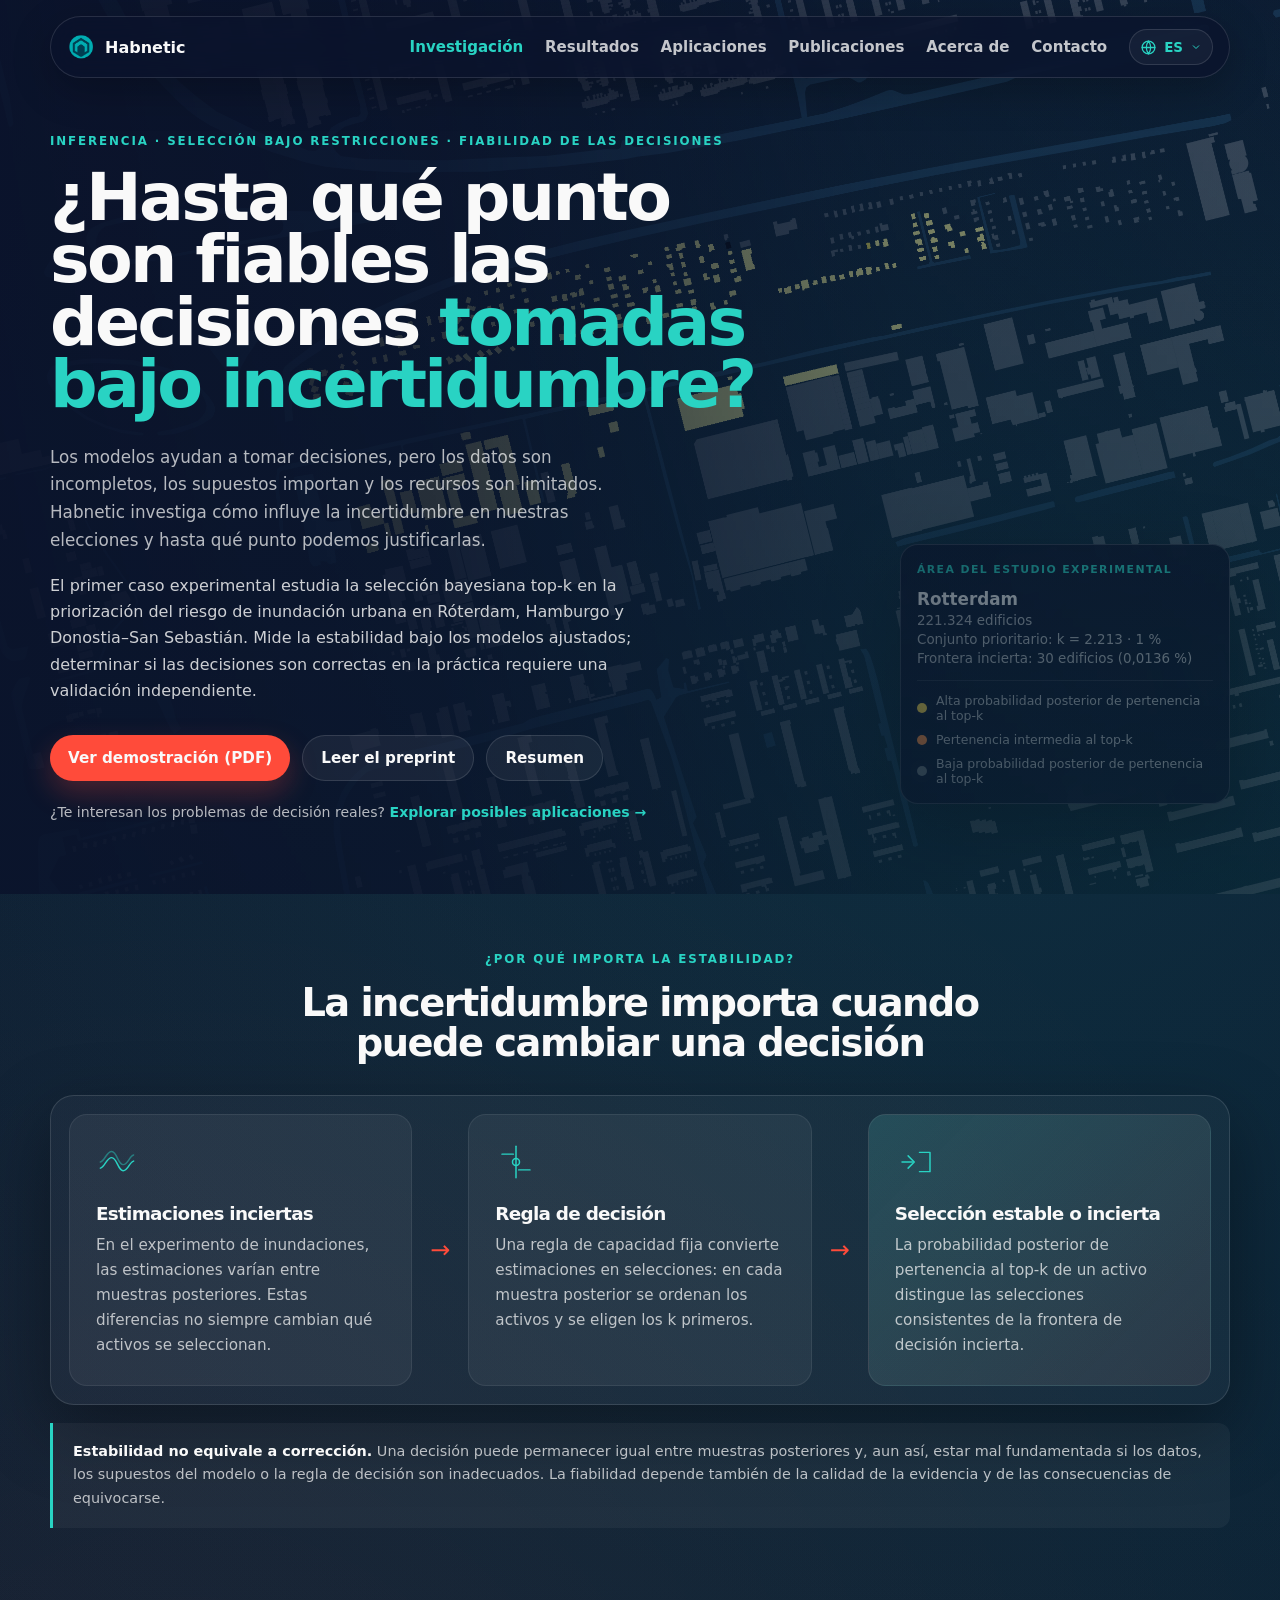
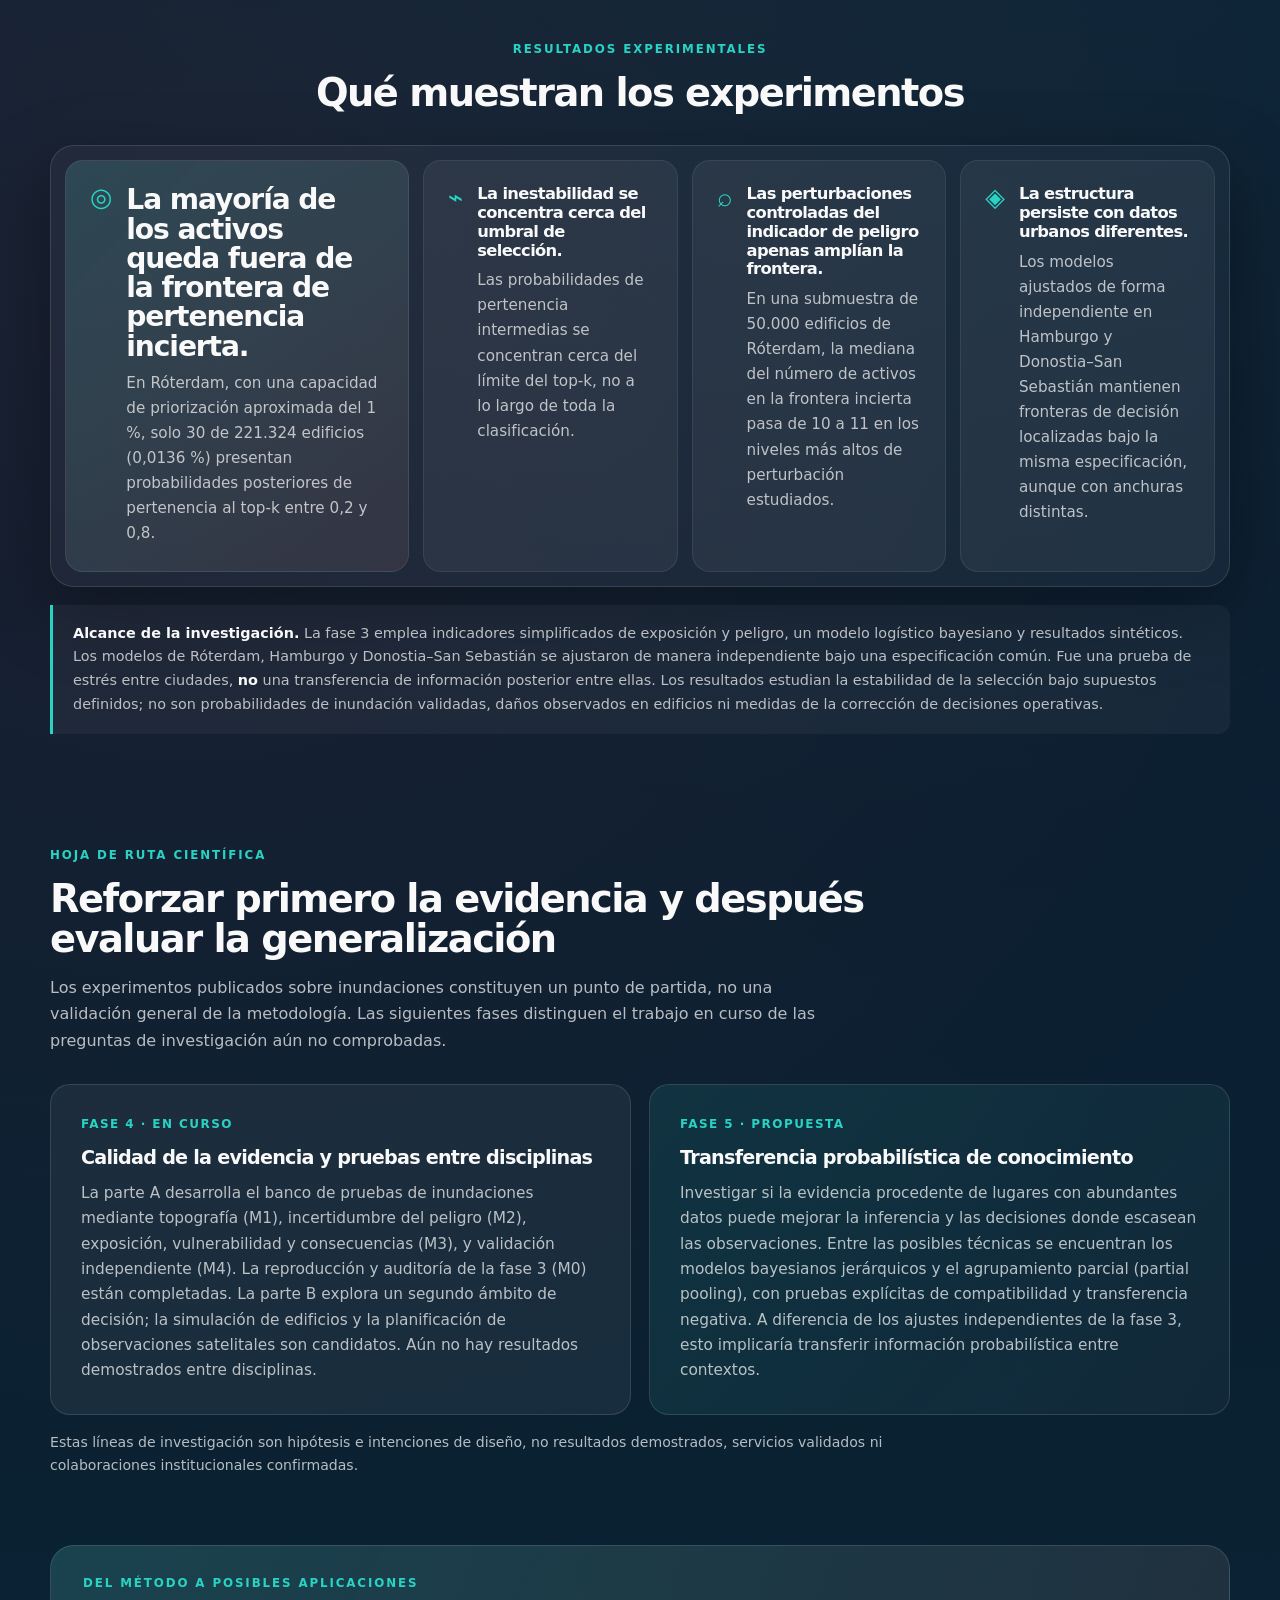
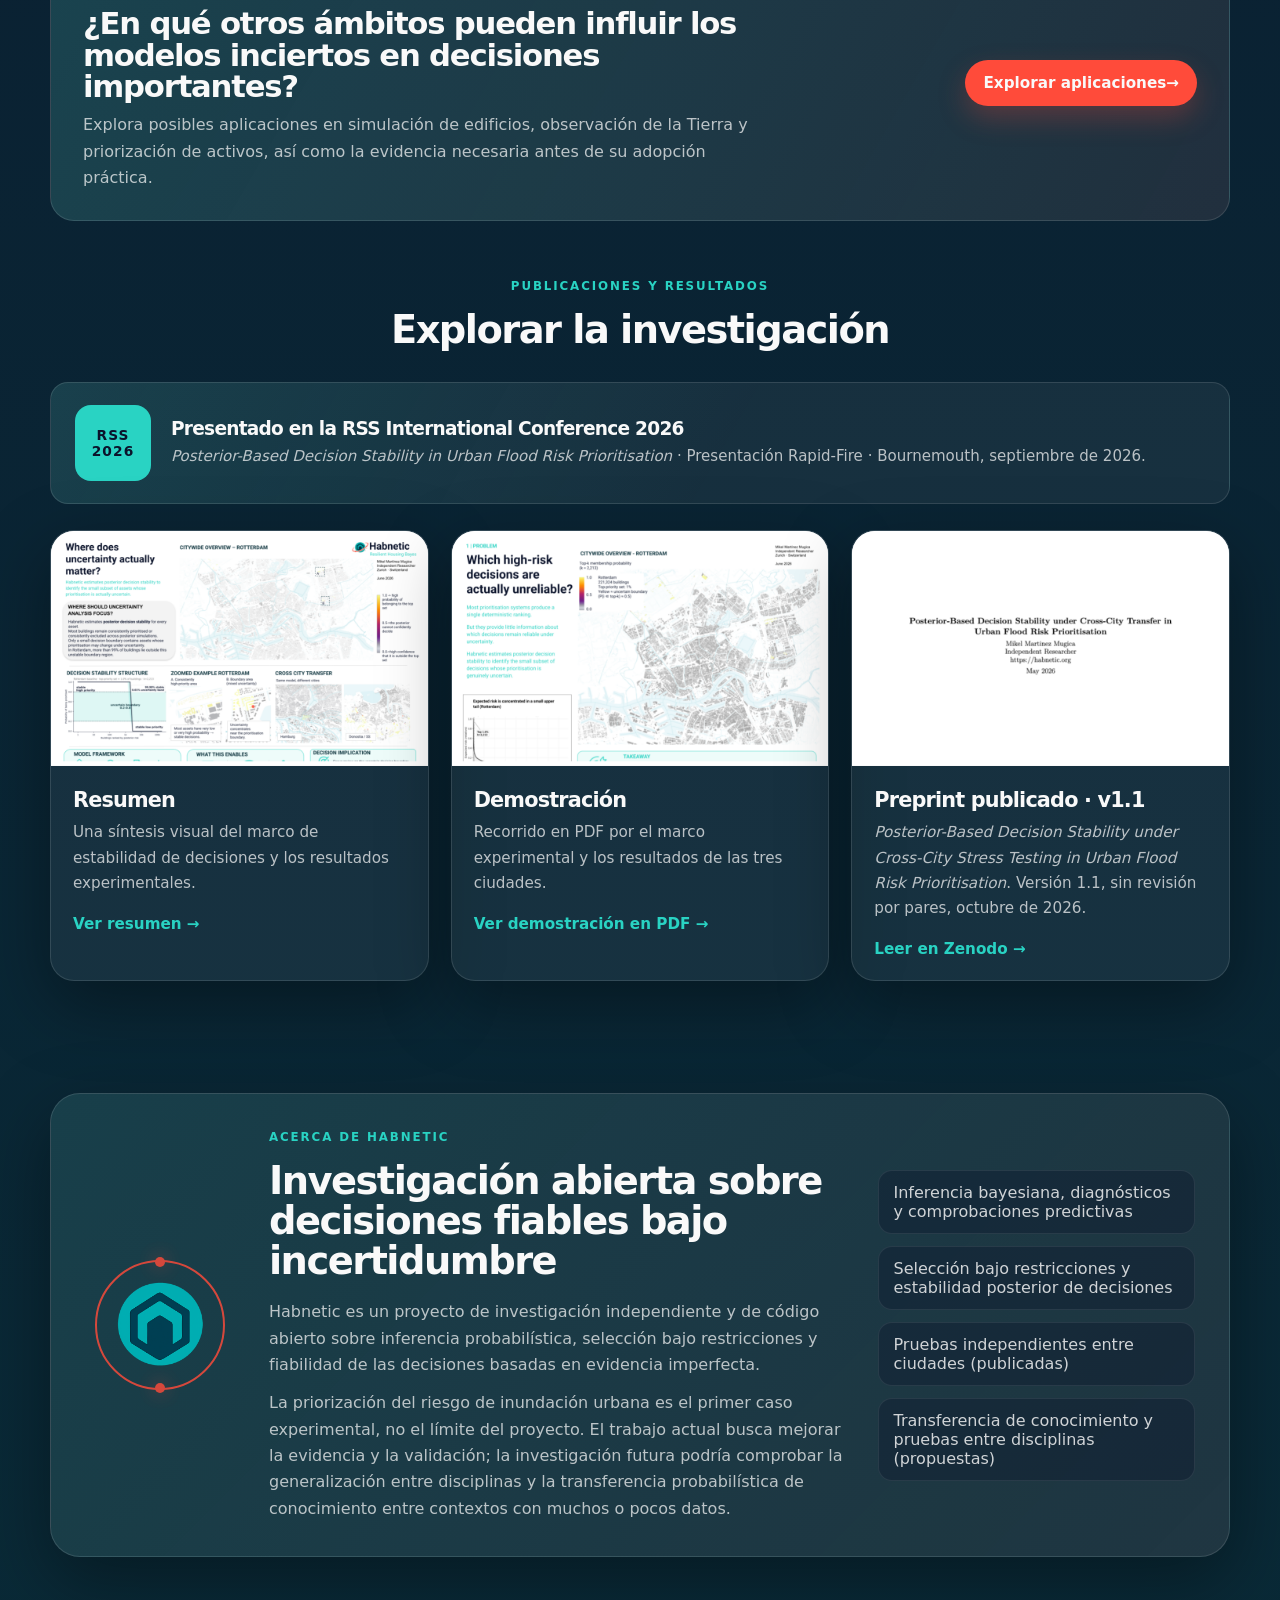
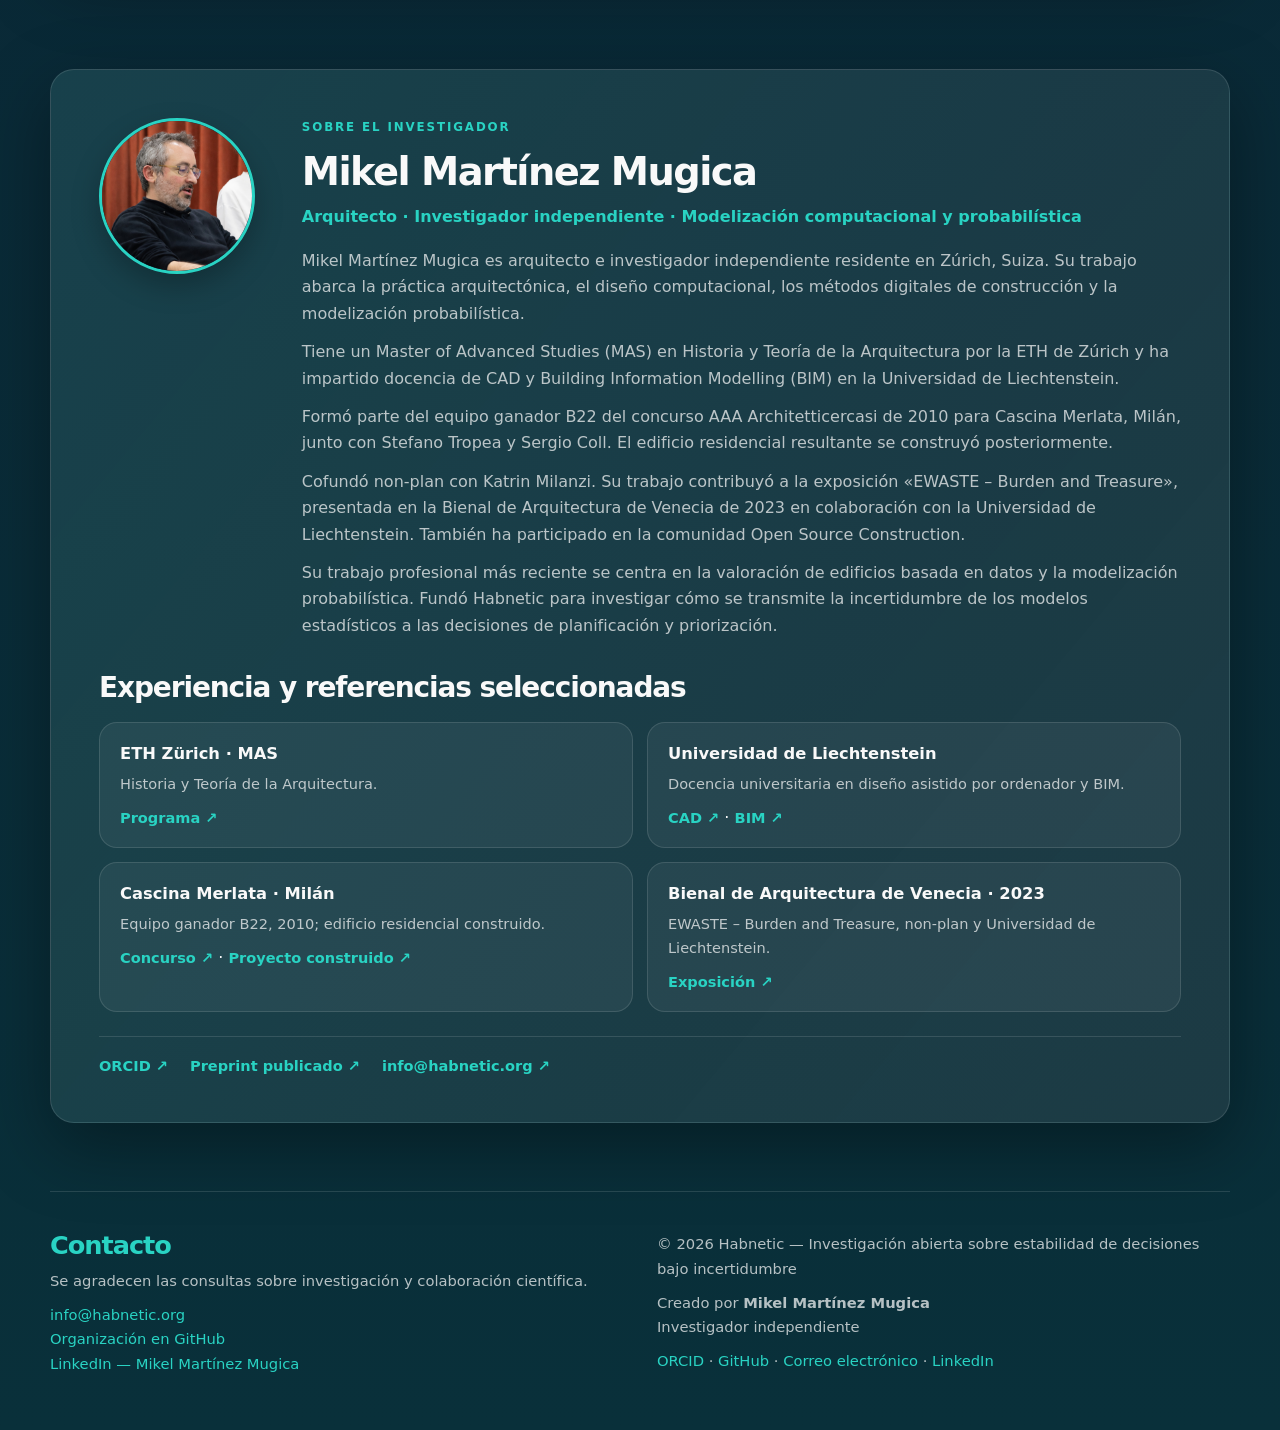
<file: es/index.html>
<!DOCTYPE html>

<html lang="es">
<head>
<meta charset="utf-8"/>
<meta content="OfWMRhAWWNQ1nZcVbK0dRLGUdzLj9I5eCcz_EuerePI" name="google-site-verification"/>
<meta content="width=device-width, initial-scale=1" name="viewport">
<title>Habnetic — Fiabilidad de las decisiones bajo incertidumbre</title>
<meta content="Habnetic es investigación independiente y de código abierto sobre inferencia probabilística, selección bajo restricciones y decisiones fiables ante la incertidumbre. El riesgo de inundación urbana es el primer caso experimental." name="description"/>
<link href="https://habnetic.org/es/" rel="canonical"/>
<meta content="Habnetic — Fiabilidad de las decisiones bajo incertidumbre" property="og:title"/>
<meta content="Investigación sobre la fiabilidad de decisiones con evidencia incierta, supuestos de modelos y recursos limitados." property="og:description"/>
<meta content="website" property="og:type"/>
<meta content="https://habnetic.org/es/" property="og:url"/>
<meta content="https://habnetic.org/assets/images/og-image.png" property="og:image"/>
<meta content="summary_large_image" name="twitter:card"/>
<link href="/assets/images/favicon.png" rel="icon" type="image/png"/>
<link href="/styles.css" rel="stylesheet"/>
<link href="/about.css" rel="stylesheet"/>
<style>
    /* Decision-stability explainer */
    .decision-panel {
      display: grid;
      grid-template-columns: 1fr auto 1fr auto 1fr;
      gap: 18px;
      align-items: stretch;
      padding: 18px;
      background: rgba(249, 249, 249, 0.035);
      border: 1px solid var(--border);
      border-radius: var(--radius);
      box-shadow: var(--shadow);
    }

    .decision-step {
      padding: 26px;
      background: var(--panel);
      border: 1px solid rgba(249, 249, 249, 0.075);
      border-radius: 18px;
    }

    .decision-step:last-of-type {
      background:
        linear-gradient(135deg, rgba(41, 211, 195, 0.12), rgba(255, 75, 58, 0.045)),
        var(--panel);
    }

    .decision-icon {
      width: 42px;
      height: 42px;
      margin-bottom: 20px;
      color: var(--turquoise);
    }

    .decision-icon svg {
      width: 100%;
      height: 100%;
      fill: none;
      stroke: currentColor;
      stroke-linecap: round;
      stroke-linejoin: round;
      stroke-width: 1.7;
    }

    .decision-step h3 {
      margin-bottom: 9px;
      color: var(--white);
      font-size: 1.15rem;
    }

    .decision-step p {
      font-size: 0.95rem;
    }

    .decision-arrow {
      align-self: center;
      color: var(--coral);
      font-size: 1.5rem;
    }

    /* Conference reference: evidence, not decoration */
    .conference-note {
      display: grid;
      grid-template-columns: auto 1fr;
      gap: 20px;
      align-items: center;
      margin-bottom: 26px;
      padding: 22px 24px;
      background:
        linear-gradient(120deg, rgba(41, 211, 195, 0.10), transparent 58%),
        var(--panel);
      border: 1px solid var(--border);
      border-radius: 18px;
    }

    .conference-badge {
      display: inline-grid;
      place-items: center;
      min-width: 76px;
      min-height: 76px;
      padding: 10px;
      color: var(--navy);
      background: var(--turquoise);
      border-radius: 16px;
      font-size: 0.86rem;
      font-weight: 850;
      letter-spacing: 0.08em;
      text-align: center;
    }

    .conference-note h3 {
      margin-bottom: 5px;
      color: var(--white);
      font-size: 1.16rem;
    }

    .conference-note p {
      font-size: 0.94rem;
    }

    @media (max-width: 980px) {
      .decision-panel {
        grid-template-columns: 1fr;
      }

      .decision-arrow {
        justify-self: center;
        transform: rotate(90deg);
      }
    }

    @media (max-width: 720px) {
      .decision-panel {
        gap: 10px;
        padding: 10px;
      }

      .decision-step {
        padding: 20px;
      }

      .conference-note {
        grid-template-columns: 1fr;
        padding: 20px;
      }

      .conference-badge {
        min-width: 0;
        min-height: 0;
        justify-self: start;
      }
    }
  </style>
<script type="text/javascript">
      (function(c,l,a,r,i,t,y){
          c[a]=c[a]||function(){(c[a].q=c[a].q||[]).push(arguments)};
          t=l.createElement(r);t.async=1;t.src="https://www.clarity.ms/tag/"+i;
          y=l.getElementsByTagName(r)[0];y.parentNode.insertBefore(t,y);
      })(window, document, "clarity", "script", "xjqiwto2h2");
  </script>
<meta content="es_ES" property="og:locale"/><link href="https://habnetic.org/" hreflang="en" rel="alternate"/><link href="https://habnetic.org/de/" hreflang="de-CH" rel="alternate"/><link href="https://habnetic.org/es/" hreflang="es" rel="alternate"/><link href="https://habnetic.org/eu/" hreflang="eu" rel="alternate"/><link href="https://habnetic.org/" hreflang="x-default" rel="alternate"/></meta></head>
<body>
<a class="skip-link" href="#main">Saltar al contenido</a>
<header class="site-header">
<a aria-label="Habnetic: inicio de investigación" class="brand" href="/es/">
<img alt="" class="brand-logo" src="/assets/images/logo.png"/>
<span>Habnetic</span>
</a>
<nav aria-label="Navegación principal" class="site-nav">
<a aria-current="page" href="/es/">Investigación</a>
<a href="/es/#findings">Resultados</a>
<a href="/es/applications/">Aplicaciones</a>
<a href="/es/#outputs">Publicaciones</a>
<a href="/es/#about">Acerca de</a>
<a href="/es/#contact">Contacto</a>
</nav>
<!-- Language switcher: links to equivalent pages in all four languages. -->
<details class="language-menu">
<summary aria-label="Elegir idioma. Idioma actual: español">
<svg aria-hidden="true" class="language-menu-icon" fill="none" stroke="currentColor" stroke-linecap="round" stroke-linejoin="round" stroke-width="1.8" viewbox="0 0 24 24"><circle cx="12" cy="12" r="9"></circle><path d="M3 12h18M12 3a15 15 0 0 1 0 18M12 3a15 15 0 0 0 0 18"></path></svg>
<span>ES</span>
<svg aria-hidden="true" class="language-menu-chevron" fill="none" stroke="currentColor" stroke-width="2" viewbox="0 0 24 24"><path d="m6 9 6 6 6-6"></path></svg>
</summary>
<div aria-label="Idiomas disponibles" class="language-menu-panel">
<a href="/" hreflang="en" lang="en">English <span class="language-menu-code">EN</span></a> <a href="/de/" hreflang="de-CH" lang="de-CH">Deutsch (CH) <span class="language-menu-code">DE</span></a> <a aria-current="page" href="/es/" hreflang="es" lang="es">Español <span class="language-menu-code">ES</span></a> <a href="/eu/" hreflang="eu" lang="eu">Euskara <span class="language-menu-code">EU</span></a>
</div>
</details>
</header>
<main id="main">
<section class="hero" id="home">
<div class="hero-content">
<p class="eyebrow">Inferencia · Selección bajo restricciones · Fiabilidad de las decisiones</p>
<h1>
          ¿Hasta qué punto son fiables las decisiones
          <span>tomadas bajo incertidumbre?</span>
</h1>
<p class="hero-subtitle">
          Los modelos ayudan a tomar decisiones, pero los datos son incompletos, los supuestos importan y los recursos son limitados. Habnetic investiga cómo influye la incertidumbre en nuestras elecciones y hasta qué punto podemos justificarlas.
        </p>
<p class="hero-problem">
          El primer caso experimental estudia la selección bayesiana top-k en la priorización del riesgo de inundación urbana en Róterdam, Hamburgo y Donostia–San Sebastián. Mide la estabilidad bajo los modelos ajustados; determinar si las decisiones son correctas en la práctica requiere una validación independiente.
        </p>
<div class="hero-actions">
<a class="btn btn-primary" href="/assets/docs/habnetic_demo.pdf">Ver demostración (PDF)</a>
<a class="btn btn-secondary" href="https://doi.org/10.5281/zenodo.23599344" rel="noopener noreferrer" target="_blank">Leer el preprint</a>
<a class="btn btn-secondary" href="/assets/docs/habnetic_onepager.pdf">Resumen</a>
</div>
<p class="hero-applications-link">¿Te interesan los problemas de decisión reales? <a href="/es/applications/">Explorar posibles aplicaciones <span aria-hidden="true">→</span></a></p>
</div>
<div aria-label="Mapa de probabilidad posterior de pertenencia al top-k" class="hero-visual">
<img alt="Róterdam: mapa de probabilidad posterior de pertenencia al top-k" class="hero-map is-active" id="hero-map-a" src="/assets/images/hero/rotterdam.png"/>
<img alt="" aria-hidden="true" class="hero-map" id="hero-map-b" src="/assets/images/hero/hamburg.png"/>
<div class="hero-info-card">
<p class="hero-card-label">Área del estudio experimental</p>
<div class="hero-city-label">
<strong id="hero-city">Rotterdam</strong>
<span id="hero-buildings">221.324 edificios</span>
<span id="hero-topk">Conjunto prioritario: k = 2.213 · 1 %</span>
<span id="hero-boundary">Frontera incierta: 30 edificios (0,0136 %)</span>
</div>
<div aria-label="Leyenda del mapa" class="hero-legend">
<div class="legend-row">
<span class="legend-swatch legend-yellow"></span>
<span>Alta probabilidad posterior de pertenencia al top-k</span>
</div>
<div class="legend-row">
<span class="legend-swatch legend-orange"></span>
<span>Pertenencia intermedia al top-k</span>
</div>
<div class="legend-row">
<span class="legend-swatch legend-grey"></span>
<span>Baja probabilidad posterior de pertenencia al top-k</span>
</div>
</div>
</div>
</div>
</section>
<section aria-labelledby="why-title" class="section" id="why">
<div class="section-heading">
<p class="eyebrow">¿Por qué importa la estabilidad?</p>
<h2 id="why-title">La incertidumbre importa cuando puede cambiar una decisión</h2>
</div>
<div class="decision-panel">
<article class="decision-step">
<div aria-hidden="true" class="decision-icon">
<svg viewbox="0 0 48 48">
<path d="M5 31c5-1 7-12 13-12s7 15 13 15 7-10 12-11"></path>
<path d="M5 24c5-1 7-12 13-12s7 15 13 15 7-10 12-11" opacity=".45"></path>
</svg>
</div>
<h3>Estimaciones inciertas</h3>
<p>En el experimento de inundaciones, las estimaciones varían entre muestras posteriores. Estas diferencias no siempre cambian qué activos se seleccionan.</p>
</article>
<span aria-hidden="true" class="decision-arrow">→</span>
<article class="decision-step">
<div aria-hidden="true" class="decision-icon">
<svg viewbox="0 0 48 48">
<path d="M24 6v36"></path>
<path d="M8 15h13M27 33h13"></path>
<circle cx="24" cy="24" r="4"></circle>
</svg>
</div>
<h3>Regla de decisión</h3>
<p>Una regla de capacidad fija convierte estimaciones en selecciones: en cada muestra posterior se ordenan los activos y se eligen los k primeros.</p>
</article>
<span aria-hidden="true" class="decision-arrow">→</span>
<article class="decision-step">
<div aria-hidden="true" class="decision-icon">
<svg viewbox="0 0 48 48">
<path d="M8 24h12"></path>
<path d="m15 17 7 7-7 7"></path>
<path d="M28 13h12v22H28"></path>
</svg>
</div>
<h3>Selección estable o incierta</h3>
<p>La probabilidad posterior de pertenencia al top-k de un activo distingue las selecciones consistentes de la frontera de decisión incierta.</p>
</article>
</div>
<p class="research-scope"><strong>Estabilidad no equivale a corrección.</strong> Una decisión puede permanecer igual entre muestras posteriores y, aun así, estar mal fundamentada si los datos, los supuestos del modelo o la regla de decisión son inadecuados. La fiabilidad depende también de la calidad de la evidencia y de las consecuencias de equivocarse.</p>
</section>
<section class="section" id="findings">
<div class="section-heading">
<p class="eyebrow">Resultados experimentales</p>
<h2>Qué muestran los experimentos</h2>
</div>
<div class="findings-panel">
<div class="finding finding-main">
<span class="finding-icon">◎</span>
<div>
<h2>La mayoría de los activos queda fuera de la frontera de pertenencia incierta.</h2>
<p>En Róterdam, con una capacidad de priorización aproximada del 1 %, solo 30 de 221.324 edificios (0,0136 %) presentan probabilidades posteriores de pertenencia al top-k entre 0,2 y 0,8.</p>
</div>
</div>
<div class="finding">
<span class="finding-icon">⌁</span>
<div>
<h3>La inestabilidad se concentra cerca del umbral de selección.</h3>
<p>Las probabilidades de pertenencia intermedias se concentran cerca del límite del top-k, no a lo largo de toda la clasificación.</p>
</div>
</div>
<div class="finding">
<span class="finding-icon">⌕</span>
<div>
<h3>Las perturbaciones controladas del indicador de peligro apenas amplían la frontera.</h3>
<p>En una submuestra de 50.000 edificios de Róterdam, la mediana del número de activos en la frontera incierta pasa de 10 a 11 en los niveles más altos de perturbación estudiados.</p>
</div>
</div>
<div class="finding">
<span class="finding-icon">◈</span>
<div>
<h3>La estructura persiste con datos urbanos diferentes.</h3>
<p>Los modelos ajustados de forma independiente en Hamburgo y Donostia–San Sebastián mantienen fronteras de decisión localizadas bajo la misma especificación, aunque con anchuras distintas.</p>
</div>
</div>
</div>
<div class="research-scope">
<strong>Alcance de la investigación.</strong> La fase 3 emplea indicadores simplificados de exposición y peligro, un modelo logístico bayesiano y resultados sintéticos. Los modelos de Róterdam, Hamburgo y Donostia–San Sebastián se ajustaron de manera independiente bajo una especificación común. Fue una prueba de estrés entre ciudades, <strong>no</strong> una transferencia de información posterior entre ellas. Los resultados estudian la estabilidad de la selección bajo supuestos definidos; no son probabilidades de inundación validadas, daños observados en edificios ni medidas de la corrección de decisiones operativas.
      </div>
</section>
<section aria-labelledby="direction-title" class="section" id="research-direction">
<div class="app-section-heading">
<p class="eyebrow">Hoja de ruta científica</p>
<h2 id="direction-title">Reforzar primero la evidencia y después evaluar la generalización</h2>
<p>Los experimentos publicados sobre inundaciones constituyen un punto de partida, no una validación general de la metodología. Las siguientes fases distinguen el trabajo en curso de las preguntas de investigación aún no comprobadas.</p>
</div>
<div class="app-grid-2">
<article class="app-card">
<p class="card-kicker">Fase 4 · En curso</p>
<h3>Calidad de la evidencia y pruebas entre disciplinas</h3>
<p>La parte A desarrolla el banco de pruebas de inundaciones mediante topografía (M1), incertidumbre del peligro (M2), exposición, vulnerabilidad y consecuencias (M3), y validación independiente (M4). La reproducción y auditoría de la fase 3 (M0) están completadas. La parte B explora un segundo ámbito de decisión; la simulación de edificios y la planificación de observaciones satelitales son candidatos. Aún no hay resultados demostrados entre disciplinas.</p>
</article>
<article class="app-card emphasis">
<p class="card-kicker">Fase 5 · Propuesta</p>
<h3>Transferencia probabilística de conocimiento</h3>
<p>Investigar si la evidencia procedente de lugares con abundantes datos puede mejorar la inferencia y las decisiones donde escasean las observaciones. Entre las posibles técnicas se encuentran los modelos bayesianos jerárquicos y el agrupamiento parcial (partial pooling), con pruebas explícitas de compatibilidad y transferencia negativa. A diferencia de los ajustes independientes de la fase 3, esto implicaría transferir información probabilística entre contextos.</p>
</article>
</div>
<p class="app-note">Estas líneas de investigación son hipótesis e intenciones de diseño, no resultados demostrados, servicios validados ni colaboraciones institucionales confirmadas.</p>
</section>
<aside aria-label="Explorar posibles aplicaciones prácticas" class="crosslink-band section">
<div>
<p class="eyebrow">Del método a posibles aplicaciones</p>
<h2>¿En qué otros ámbitos pueden influir los modelos inciertos en decisiones importantes?</h2>
<p>Explora posibles aplicaciones en simulación de edificios, observación de la Tierra y priorización de activos, así como la evidencia necesaria antes de su adopción práctica.</p>
</div>
<a class="btn btn-primary" href="/es/applications/">Explorar aplicaciones <span aria-hidden="true">→</span></a>
</aside>
<section class="section" id="outputs">
<div class="section-heading">
<p class="eyebrow">Publicaciones y resultados</p>
<h2>Explorar la investigación</h2>
</div>
<article class="conference-note">
<div aria-hidden="true" class="conference-badge">RSS<br/>2026</div>
<div>
<h3>Presentado en la RSS International Conference 2026</h3>
<p><em>Posterior-Based Decision Stability in Urban Flood Risk Prioritisation</em> · Presentación Rapid-Fire · Bournemouth, septiembre de 2026.</p>
</div>
</article>
<div class="cards">
<article class="card">
<img alt="Vista previa del resumen" src="/assets/images/cards/onepager-preview.png"/>
<div class="card-body">
<h3>Resumen</h3>
<p>Una síntesis visual del marco de estabilidad de decisiones y los resultados experimentales.</p>
<a href="/assets/docs/habnetic_onepager.pdf">Ver resumen →</a>
</div>
</article>
<article class="card">
<img alt="Vista previa de la demostración" src="/assets/images/cards/demo-preview.png"/>
<div class="card-body">
<h3>Demostración</h3>
<p>Recorrido en PDF por el marco experimental y los resultados de las tres ciudades.</p>
<a href="/assets/docs/habnetic_demo.pdf">Ver demostración en PDF →</a>
</div>
</article>
<article class="card">
<img alt="Vista previa del artículo" src="/assets/images/cards/paper-preview.png"/>
<div class="card-body">
<h3>Preprint publicado · v1.1</h3>
<p><em>Posterior-Based Decision Stability under Cross-City Stress Testing in Urban Flood Risk Prioritisation</em>. Versión 1.1, sin revisión por pares, octubre de 2026.</p>
<a href="https://doi.org/10.5281/zenodo.23599344" rel="noopener noreferrer" target="_blank">Leer en Zenodo →</a>
</div>
</article>
</div>
</section>
<section class="section" id="about">
<div class="about-panel">
<div aria-hidden="true" class="about-orbit">
<div class="orbit"></div>
<img alt="" class="about-logo" src="/assets/images/logo.png"/>
</div>
<div class="about-copy">
<p class="eyebrow">Acerca de Habnetic</p>
<h2>Investigación abierta sobre decisiones fiables bajo incertidumbre</h2>
<p>
            Habnetic es un proyecto de investigación independiente y de código abierto sobre inferencia probabilística, selección bajo restricciones y fiabilidad de las decisiones basadas en evidencia imperfecta.
          </p>
<p>
            La priorización del riesgo de inundación urbana es el primer caso experimental, no el límite del proyecto. El trabajo actual busca mejorar la evidencia y la validación; la investigación futura podría comprobar la generalización entre disciplinas y la transferencia probabilística de conocimiento entre contextos con muchos o pocos datos.
          </p>
</div>
<ul class="about-list">
<li>Inferencia bayesiana, diagnósticos y comprobaciones predictivas</li>
<li>Selección bajo restricciones y estabilidad posterior de decisiones</li>
<li>Pruebas independientes entre ciudades (publicadas)</li>
<li>Transferencia de conocimiento y pruebas entre disciplinas (propuestas)</li>
</ul>
</div>
</section>
<!-- Researcher biography: independent of the Habnetic project summary -->
<section aria-labelledby="researcher-title" class="section researcher-section" id="researcher">
<div class="researcher-panel">
<div class="researcher-top">
<div aria-hidden="true" class="researcher-portrait"><span>MM</span></div>
<div class="researcher-copy">
<p class="eyebrow">Sobre el investigador</p>
<h2 id="researcher-title">Mikel Martínez Mugica</h2>
<p class="researcher-role">Arquitecto · Investigador independiente · Modelización computacional y probabilística</p>
<p>Mikel Martínez Mugica es arquitecto e investigador independiente residente en Zúrich, Suiza. Su trabajo abarca la práctica arquitectónica, el diseño computacional, los métodos digitales de construcción y la modelización probabilística.</p><p>Tiene un Master of Advanced Studies (MAS) en Historia y Teoría de la Arquitectura por la ETH de Zúrich y ha impartido docencia de CAD y Building Information Modelling (BIM) en la Universidad de Liechtenstein.</p><p>Formó parte del equipo ganador B22 del concurso AAA Architetticercasi de 2010 para Cascina Merlata, Milán, junto con Stefano Tropea y Sergio Coll. El edificio residencial resultante se construyó posteriormente.</p><p>Cofundó non-plan con Katrin Milanzi. Su trabajo contribuyó a la exposición «EWASTE – Burden and Treasure», presentada en la Bienal de Arquitectura de Venecia de 2023 en colaboración con la Universidad de Liechtenstein. También ha participado en la comunidad Open Source Construction.</p><p>Su trabajo profesional más reciente se centra en la valoración de edificios basada en datos y la modelización probabilística. Fundó Habnetic para investigar cómo se transmite la incertidumbre de los modelos estadísticos a las decisiones de planificación y priorización.</p>
</div>
</div>
<h3 class="researcher-subheading">Experiencia y referencias seleccionadas</h3>
<ul class="researcher-milestones"><li><h4>ETH Zürich · MAS</h4><p>Historia y Teoría de la Arquitectura.</p> <span class="researcher-ref-links"><a href="https://gta.arch.ethz.ch/en/programmes/gta-mas-programme.html" rel="noopener noreferrer" target="_blank">Programa <span aria-hidden="true">↗</span></a></span></li><li><h4>Universidad de Liechtenstein</h4><p>Docencia universitaria en diseño asistido por ordenador y BIM.</p> <span class="researcher-ref-links"><a href="https://www.uni.li/en/node/127033" rel="noopener noreferrer" target="_blank">CAD <span aria-hidden="true">↗</span></a> · <a href="https://www.uni.li/en/node/127520" rel="noopener noreferrer" target="_blank">BIM <span aria-hidden="true">↗</span></a></span></li><li><h4>Cascina Merlata · Milán</h4><p>Equipo ganador B22, 2010; edificio residencial construido.</p> <span class="researcher-ref-links"><a href="https://www.b22.it/en/news/aaa-architetticercasi-2010/" rel="noopener noreferrer" target="_blank">Concurso <span aria-hidden="true">↗</span></a> · <a href="https://www.b22.it/en/projects/cascina-merlata-housing-sociale/" rel="noopener noreferrer" target="_blank">Proyecto construido <span aria-hidden="true">↗</span></a></span></li><li><h4>Bienal de Arquitectura de Venecia · 2023</h4><p>EWASTE – Burden and Treasure, non-plan y Universidad de Liechtenstein.</p> <span class="researcher-ref-links"><a href="https://uni.li/en/news/2024/04/biennale-exhibition-ewaste-burden-and-treasure-liechtenstein" rel="noopener noreferrer" target="_blank">Exposición <span aria-hidden="true">↗</span></a></span></li></ul>
<div aria-label="Research identity" class="researcher-identity">
<a href="https://orcid.org/0009-0006-5170-4405" rel="noopener noreferrer" target="_blank">ORCID <span aria-hidden="true">↗</span></a>
<a href="https://doi.org/10.5281/zenodo.23599344" rel="noopener noreferrer" target="_blank">Preprint publicado <span aria-hidden="true">↗</span></a>
<a href="mailto:info@habnetic.org">info@habnetic.org <span aria-hidden="true">↗</span></a>
</div>
</div>
</section>
</main>
<footer class="site-footer" id="contact">
<div>
<h2>Contacto</h2>
<p>Se agradecen las consultas sobre investigación y colaboración científica.</p>
<p>
<a href="mailto:info@habnetic.org">info@habnetic.org</a><br/>
<a href="https://github.com/Habnetic" rel="noopener noreferrer" target="_blank">Organización en GitHub</a><br/>
<a href="https://www.linkedin.com/in/mikel-martinez-6a2a9635/" rel="noopener noreferrer" target="_blank">LinkedIn — Mikel Martínez Mugica</a>
</p>
</div>
<div>
<p>© 2026 Habnetic — Investigación abierta sobre estabilidad de decisiones bajo incertidumbre</p>
<p>
    Creado por <strong>Mikel Martínez Mugica</strong><br/>
    Investigador independiente
  </p>
<p>
<a href="https://orcid.org/0009-0006-5170-4405" rel="noopener noreferrer" target="_blank">ORCID</a> ·
    <a href="https://github.com/Habnetic" rel="noopener noreferrer" target="_blank">GitHub</a> ·
    <a href="mailto:info@habnetic.org">Correo electrónico</a> ·
    <a href="https://www.linkedin.com/in/mikel-martinez-6a2a9635/" rel="noopener noreferrer" target="_blank">LinkedIn</a>
</p>
</div>
</footer>
<script>
    const heroCities = [
      {
        city: "Róterdam",
        image: "/assets/images/hero/rotterdam.png",
        alt: "Róterdam: mapa de probabilidad posterior de pertenencia al top-k",
        buildings: "221.324 edificios",
        topk: "Conjunto prioritario: k = 2.213 · 1 %",
        boundary: "Frontera incierta: 30 edificios (0,0136 %)"
      },
      {
        city: "Hamburgo",
        image: "/assets/images/hero/hamburg.png",
        alt: "Hamburgo: mapa de probabilidad posterior de pertenencia al top-k",
        buildings: "341.530 edificios",
        topk: "Conjunto prioritario: k = 3.415 · 1 %",
        boundary: "Frontera incierta: 56 edificios (0,0164 %)"
      },
      {
        city: "Donostia–San Sebastián",
        image: "/assets/images/hero/donostia.png",
        alt: "Donostia–San Sebastián: mapa de probabilidad posterior de pertenencia al top-k",
        buildings: "7.755 edificios",
        topk: "Conjunto prioritario: k = 78 · 1 %",
        boundary: "Frontera incierta: 13 edificios (0,1676 %)"
      }
    ];

    const heroA = document.getElementById("hero-map-a");
    const heroB = document.getElementById("hero-map-b");
    const heroCard = document.querySelector(".hero-info-card");
    const heroCity = document.getElementById("hero-city");
    const heroBuildings = document.getElementById("hero-buildings");
    const heroTopk = document.getElementById("hero-topk");
    const heroBoundary = document.getElementById("hero-boundary");

    let currentHero = 0;
    let activeImage = heroA;
    let inactiveImage = heroB;

    function updateHero() {
      currentHero = (currentHero + 1) % heroCities.length;
      const next = heroCities[currentHero];

      inactiveImage.src = next.image;
      inactiveImage.alt = next.alt;
      inactiveImage.removeAttribute("aria-hidden");

      heroCard.classList.add("is-fading");

      setTimeout(() => {
        heroCity.textContent = next.city;
        heroBuildings.textContent = next.buildings;
        heroTopk.textContent = next.topk;
        heroBoundary.textContent = next.boundary;

        heroCard.classList.remove("is-fading");
      }, 450);

      inactiveImage.classList.add("is-active");
      activeImage.classList.remove("is-active");
      activeImage.alt = "";
      activeImage.setAttribute("aria-hidden", "true");

      const oldActive = activeImage;
      activeImage = inactiveImage;
      inactiveImage = oldActive;
    }

    // Preserve the existing rotation, but respect reduced-motion preferences.
    if (!window.matchMedia("(prefers-reduced-motion: reduce)").matches) {
      setInterval(updateHero, 11000);
    }
  </script>
</body>
</html>
</file>
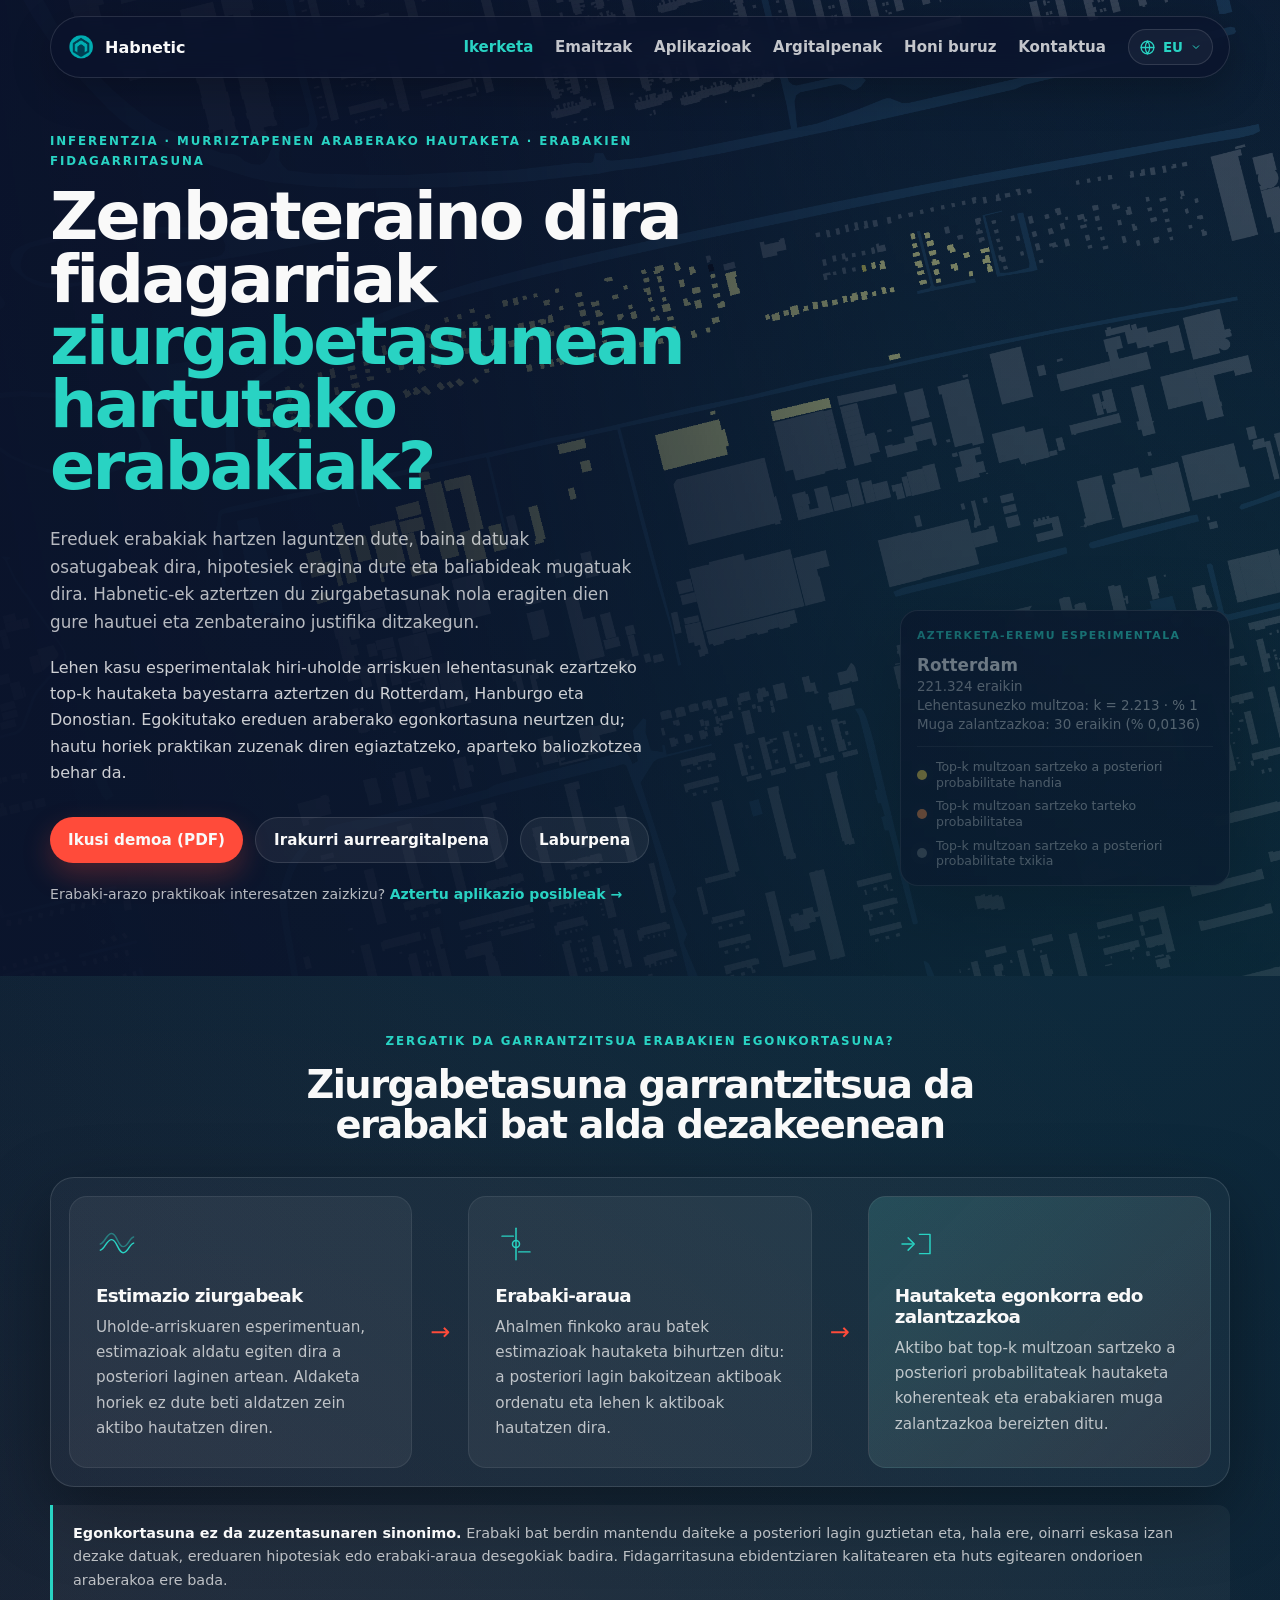
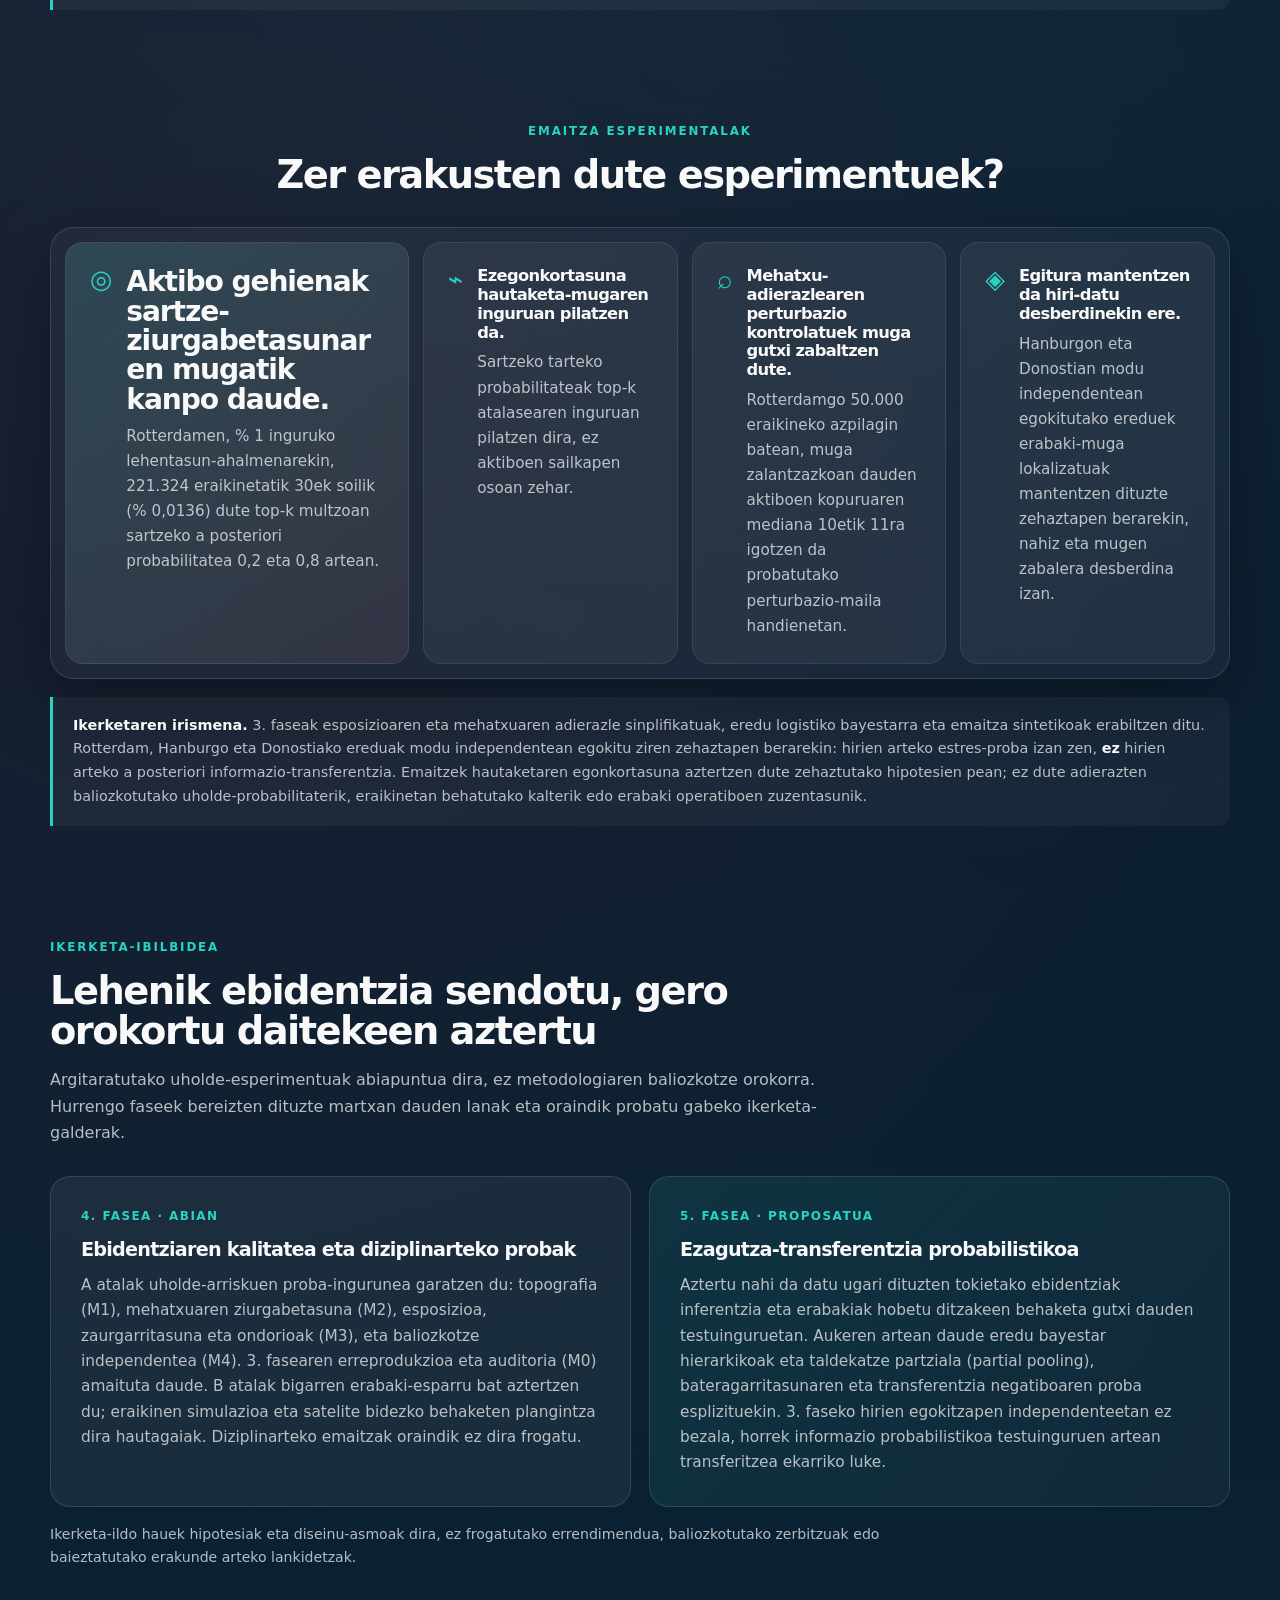
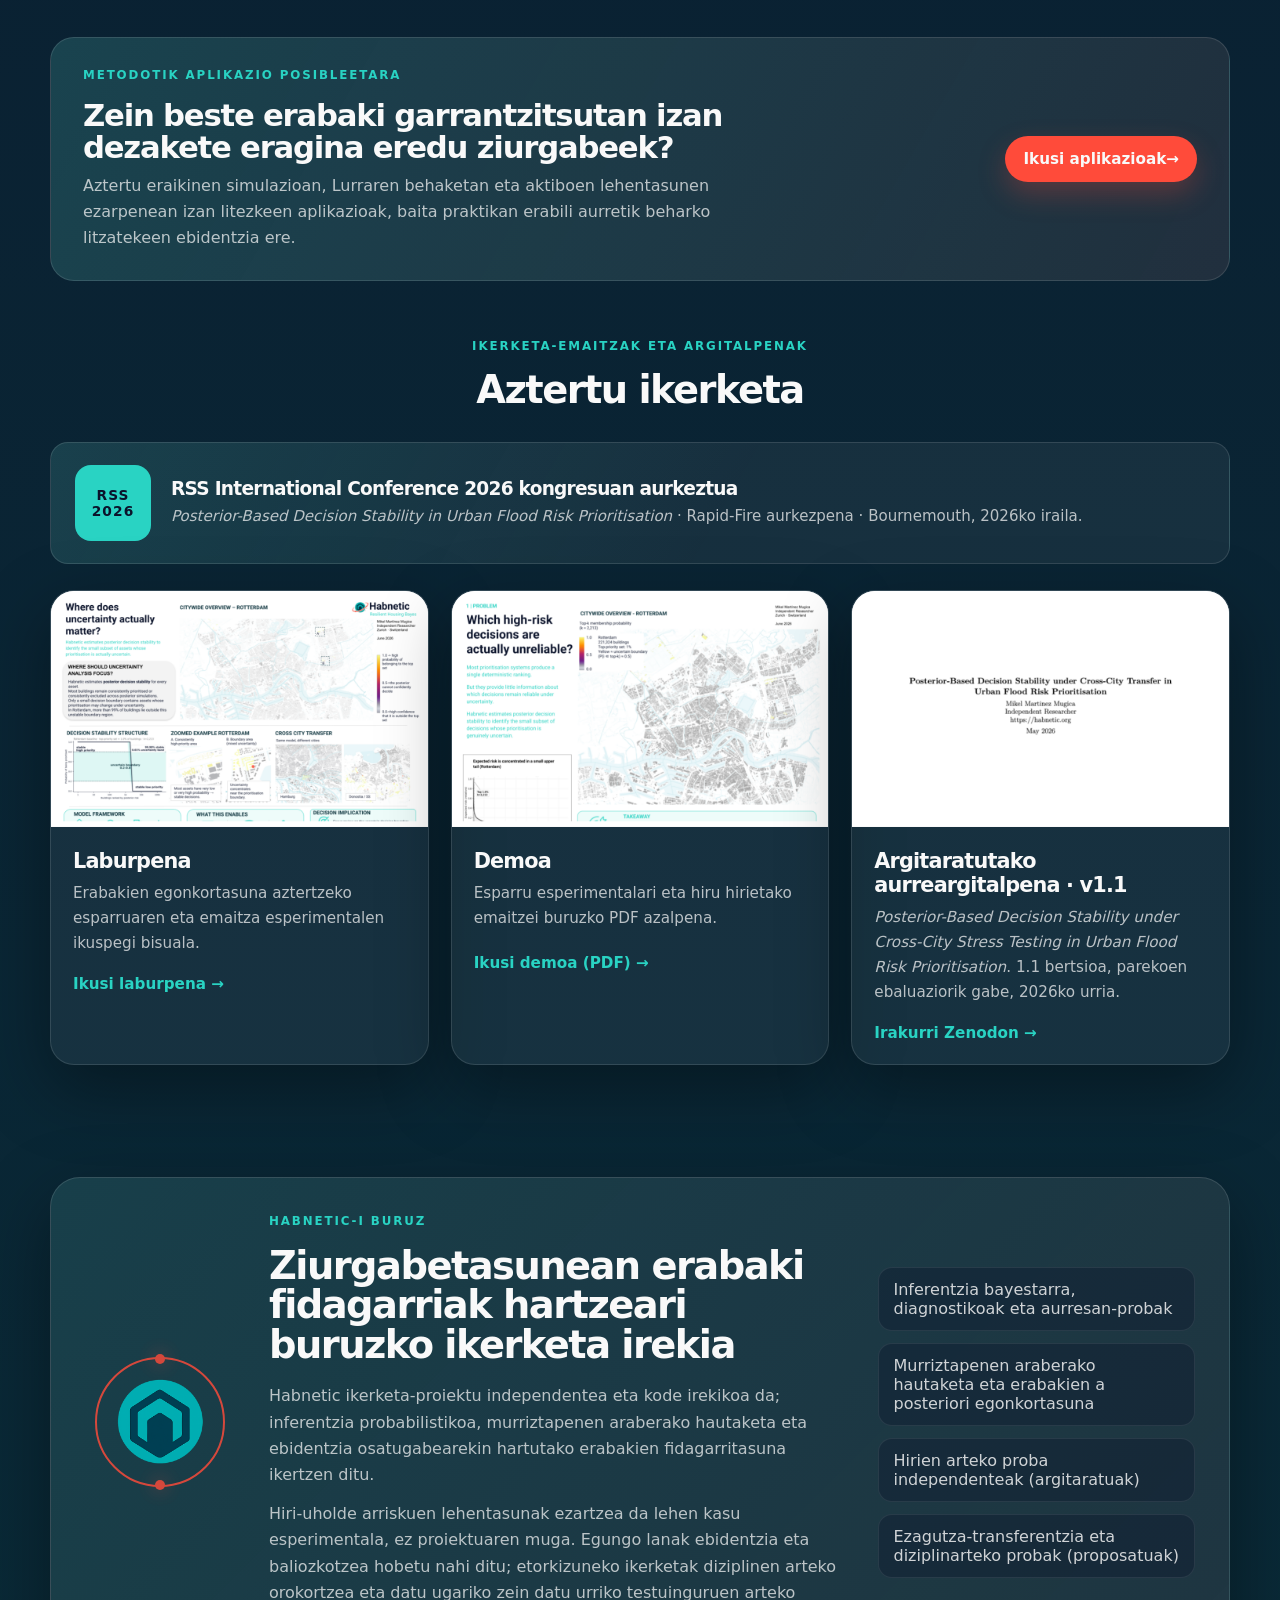
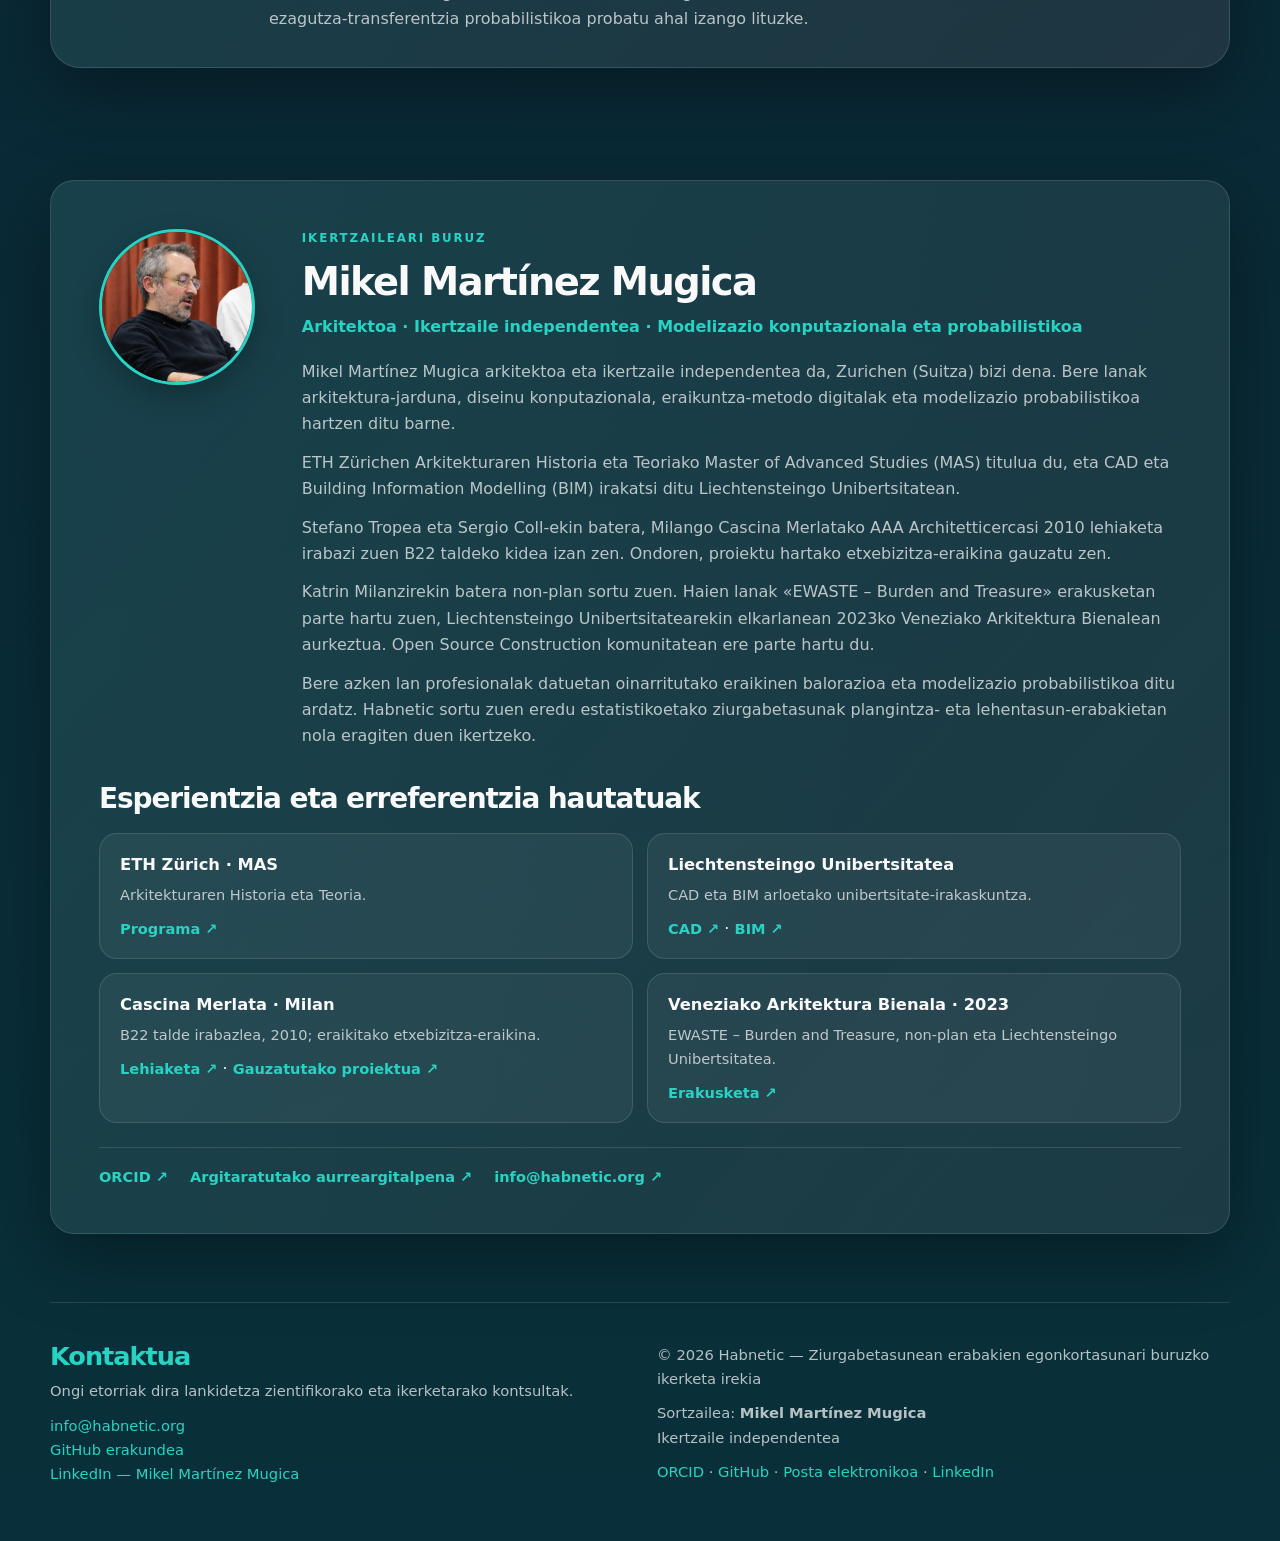
<file: eu/index.html>
<!DOCTYPE html>

<html lang="eu">
<head>
<meta charset="utf-8"/>
<meta content="OfWMRhAWWNQ1nZcVbK0dRLGUdzLj9I5eCcz_EuerePI" name="google-site-verification"/>
<meta content="width=device-width, initial-scale=1" name="viewport">
<title>Habnetic — Ziurgabetasunean hartutako erabakien fidagarritasuna</title>
<meta content="Habnetic ikerketa independentea eta kode irekikoa da, inferentzia probabilistikoa, murriztapenen araberako hautaketa eta ziurgabetasuneko erabakien fidagarritasuna ikertzen dituena. Hiri-uholde arriskua da lehen kasu esperimentala." name="description"/>
<link href="https://habnetic.org/eu/" rel="canonical"/>
<meta content="Habnetic — Ziurgabetasunean hartutako erabakien fidagarritasuna" property="og:title"/>
<meta content="Ebidentzia ziurgabearekin, ereduaren hipotesiekin eta baliabide mugatuekin hartutako erabakien fidagarritasunari buruzko ikerketa." property="og:description"/>
<meta content="website" property="og:type"/>
<meta content="https://habnetic.org/eu/" property="og:url"/>
<meta content="https://habnetic.org/assets/images/og-image.png" property="og:image"/>
<meta content="summary_large_image" name="twitter:card"/>
<link href="/assets/images/favicon.png" rel="icon" type="image/png"/>
<link href="/styles.css" rel="stylesheet"/>
<link href="/about.css" rel="stylesheet"/>
<style>
    /* Decision-stability explainer */
    .decision-panel {
      display: grid;
      grid-template-columns: 1fr auto 1fr auto 1fr;
      gap: 18px;
      align-items: stretch;
      padding: 18px;
      background: rgba(249, 249, 249, 0.035);
      border: 1px solid var(--border);
      border-radius: var(--radius);
      box-shadow: var(--shadow);
    }

    .decision-step {
      padding: 26px;
      background: var(--panel);
      border: 1px solid rgba(249, 249, 249, 0.075);
      border-radius: 18px;
    }

    .decision-step:last-of-type {
      background:
        linear-gradient(135deg, rgba(41, 211, 195, 0.12), rgba(255, 75, 58, 0.045)),
        var(--panel);
    }

    .decision-icon {
      width: 42px;
      height: 42px;
      margin-bottom: 20px;
      color: var(--turquoise);
    }

    .decision-icon svg {
      width: 100%;
      height: 100%;
      fill: none;
      stroke: currentColor;
      stroke-linecap: round;
      stroke-linejoin: round;
      stroke-width: 1.7;
    }

    .decision-step h3 {
      margin-bottom: 9px;
      color: var(--white);
      font-size: 1.15rem;
    }

    .decision-step p {
      font-size: 0.95rem;
    }

    .decision-arrow {
      align-self: center;
      color: var(--coral);
      font-size: 1.5rem;
    }

    /* Conference reference: evidence, not decoration */
    .conference-note {
      display: grid;
      grid-template-columns: auto 1fr;
      gap: 20px;
      align-items: center;
      margin-bottom: 26px;
      padding: 22px 24px;
      background:
        linear-gradient(120deg, rgba(41, 211, 195, 0.10), transparent 58%),
        var(--panel);
      border: 1px solid var(--border);
      border-radius: 18px;
    }

    .conference-badge {
      display: inline-grid;
      place-items: center;
      min-width: 76px;
      min-height: 76px;
      padding: 10px;
      color: var(--navy);
      background: var(--turquoise);
      border-radius: 16px;
      font-size: 0.86rem;
      font-weight: 850;
      letter-spacing: 0.08em;
      text-align: center;
    }

    .conference-note h3 {
      margin-bottom: 5px;
      color: var(--white);
      font-size: 1.16rem;
    }

    .conference-note p {
      font-size: 0.94rem;
    }

    @media (max-width: 980px) {
      .decision-panel {
        grid-template-columns: 1fr;
      }

      .decision-arrow {
        justify-self: center;
        transform: rotate(90deg);
      }
    }

    @media (max-width: 720px) {
      .decision-panel {
        gap: 10px;
        padding: 10px;
      }

      .decision-step {
        padding: 20px;
      }

      .conference-note {
        grid-template-columns: 1fr;
        padding: 20px;
      }

      .conference-badge {
        min-width: 0;
        min-height: 0;
        justify-self: start;
      }
    }
  </style>
<script type="text/javascript">
      (function(c,l,a,r,i,t,y){
          c[a]=c[a]||function(){(c[a].q=c[a].q||[]).push(arguments)};
          t=l.createElement(r);t.async=1;t.src="https://www.clarity.ms/tag/"+i;
          y=l.getElementsByTagName(r)[0];y.parentNode.insertBefore(t,y);
      })(window, document, "clarity", "script", "xjqiwto2h2");
  </script>
<meta content="eu_ES" property="og:locale"/><link href="https://habnetic.org/" hreflang="en" rel="alternate"/><link href="https://habnetic.org/de/" hreflang="de-CH" rel="alternate"/><link href="https://habnetic.org/es/" hreflang="es" rel="alternate"/><link href="https://habnetic.org/eu/" hreflang="eu" rel="alternate"/><link href="https://habnetic.org/" hreflang="x-default" rel="alternate"/></meta></head>
<body>
<a class="skip-link" href="#main">Edukira joan</a>
<header class="site-header">
<a aria-label="Habnetic: ikerketaren hasiera" class="brand" href="/eu/">
<img alt="" class="brand-logo" src="/assets/images/logo.png"/>
<span>Habnetic</span>
</a>
<nav aria-label="Nabigazio nagusia" class="site-nav">
<a aria-current="page" href="/eu/">Ikerketa</a>
<a href="/eu/#findings">Emaitzak</a>
<a href="/eu/applications/">Aplikazioak</a>
<a href="/eu/#outputs">Argitalpenak</a>
<a href="/eu/#about">Honi buruz</a>
<a href="/eu/#contact">Kontaktua</a>
</nav>
<!-- Language switcher: links to equivalent pages in all four languages. -->
<details class="language-menu">
<summary aria-label="Hautatu hizkuntza. Uneko hizkuntza: euskara">
<svg aria-hidden="true" class="language-menu-icon" fill="none" stroke="currentColor" stroke-linecap="round" stroke-linejoin="round" stroke-width="1.8" viewbox="0 0 24 24"><circle cx="12" cy="12" r="9"></circle><path d="M3 12h18M12 3a15 15 0 0 1 0 18M12 3a15 15 0 0 0 0 18"></path></svg>
<span>EU</span>
<svg aria-hidden="true" class="language-menu-chevron" fill="none" stroke="currentColor" stroke-width="2" viewbox="0 0 24 24"><path d="m6 9 6 6 6-6"></path></svg>
</summary>
<div aria-label="Hizkuntza erabilgarriak" class="language-menu-panel">
<a href="/" hreflang="en" lang="en">English <span class="language-menu-code">EN</span></a> <a href="/de/" hreflang="de-CH" lang="de-CH">Deutsch (CH) <span class="language-menu-code">DE</span></a> <a href="/es/" hreflang="es" lang="es">Español <span class="language-menu-code">ES</span></a> <a aria-current="page" href="/eu/" hreflang="eu" lang="eu">Euskara <span class="language-menu-code">EU</span></a>
</div>
</details>
</header>
<main id="main">
<section class="hero" id="home">
<div class="hero-content">
<p class="eyebrow">Inferentzia · Murriztapenen araberako hautaketa · Erabakien fidagarritasuna</p>
<h1>
          Zenbateraino dira fidagarriak
          <span>ziurgabetasunean hartutako erabakiak?</span>
</h1>
<p class="hero-subtitle">
          Ereduek erabakiak hartzen laguntzen dute, baina datuak osatugabeak dira, hipotesiek eragina dute eta baliabideak mugatuak dira. Habnetic-ek aztertzen du ziurgabetasunak nola eragiten dien gure hautuei eta zenbateraino justifika ditzakegun.
        </p>
<p class="hero-problem">
          Lehen kasu esperimentalak hiri-uholde arriskuen lehentasunak ezartzeko top-k hautaketa bayestarra aztertzen du Rotterdam, Hanburgo eta Donostian. Egokitutako ereduen araberako egonkortasuna neurtzen du; hautu horiek praktikan zuzenak diren egiaztatzeko, aparteko baliozkotzea behar da.
        </p>
<div class="hero-actions">
<a class="btn btn-primary" href="/assets/docs/habnetic_demo.pdf">Ikusi demoa (PDF)</a>
<a class="btn btn-secondary" href="https://doi.org/10.5281/zenodo.23599344" rel="noopener noreferrer" target="_blank">Irakurri aurreargitalpena</a>
<a class="btn btn-secondary" href="/assets/docs/habnetic_onepager.pdf">Laburpena</a>
</div>
<p class="hero-applications-link">Erabaki-arazo praktikoak interesatzen zaizkizu? <a href="/eu/applications/">Aztertu aplikazio posibleak <span aria-hidden="true">→</span></a></p>
</div>
<div aria-label="Top-k multzoan sartzeko a posteriori probabilitatearen mapa" class="hero-visual">
<img alt="Rotterdam: top-k multzoan sartzeko a posteriori probabilitatearen mapa" class="hero-map is-active" id="hero-map-a" src="/assets/images/hero/rotterdam.png"/>
<img alt="" aria-hidden="true" class="hero-map" id="hero-map-b" src="/assets/images/hero/hamburg.png"/>
<div class="hero-info-card">
<p class="hero-card-label">Azterketa-eremu esperimentala</p>
<div class="hero-city-label">
<strong id="hero-city">Rotterdam</strong>
<span id="hero-buildings">221.324 eraikin</span>
<span id="hero-topk">Lehentasunezko multzoa: k = 2.213 · % 1</span>
<span id="hero-boundary">Muga zalantzazkoa: 30 eraikin (% 0,0136)</span>
</div>
<div aria-label="Maparen legenda" class="hero-legend">
<div class="legend-row">
<span class="legend-swatch legend-yellow"></span>
<span>Top-k multzoan sartzeko a posteriori probabilitate handia</span>
</div>
<div class="legend-row">
<span class="legend-swatch legend-orange"></span>
<span>Top-k multzoan sartzeko tarteko probabilitatea</span>
</div>
<div class="legend-row">
<span class="legend-swatch legend-grey"></span>
<span>Top-k multzoan sartzeko a posteriori probabilitate txikia</span>
</div>
</div>
</div>
</div>
</section>
<section aria-labelledby="why-title" class="section" id="why">
<div class="section-heading">
<p class="eyebrow">Zergatik da garrantzitsua erabakien egonkortasuna?</p>
<h2 id="why-title">Ziurgabetasuna garrantzitsua da erabaki bat alda dezakeenean</h2>
</div>
<div class="decision-panel">
<article class="decision-step">
<div aria-hidden="true" class="decision-icon">
<svg viewbox="0 0 48 48">
<path d="M5 31c5-1 7-12 13-12s7 15 13 15 7-10 12-11"></path>
<path d="M5 24c5-1 7-12 13-12s7 15 13 15 7-10 12-11" opacity=".45"></path>
</svg>
</div>
<h3>Estimazio ziurgabeak</h3>
<p>Uholde-arriskuaren esperimentuan, estimazioak aldatu egiten dira a posteriori laginen artean. Aldaketa horiek ez dute beti aldatzen zein aktibo hautatzen diren.</p>
</article>
<span aria-hidden="true" class="decision-arrow">→</span>
<article class="decision-step">
<div aria-hidden="true" class="decision-icon">
<svg viewbox="0 0 48 48">
<path d="M24 6v36"></path>
<path d="M8 15h13M27 33h13"></path>
<circle cx="24" cy="24" r="4"></circle>
</svg>
</div>
<h3>Erabaki-araua</h3>
<p>Ahalmen finkoko arau batek estimazioak hautaketa bihurtzen ditu: a posteriori lagin bakoitzean aktiboak ordenatu eta lehen k aktiboak hautatzen dira.</p>
</article>
<span aria-hidden="true" class="decision-arrow">→</span>
<article class="decision-step">
<div aria-hidden="true" class="decision-icon">
<svg viewbox="0 0 48 48">
<path d="M8 24h12"></path>
<path d="m15 17 7 7-7 7"></path>
<path d="M28 13h12v22H28"></path>
</svg>
</div>
<h3>Hautaketa egonkorra edo zalantzazkoa</h3>
<p>Aktibo bat top-k multzoan sartzeko a posteriori probabilitateak hautaketa koherenteak eta erabakiaren muga zalantzazkoa bereizten ditu.</p>
</article>
</div>
<p class="research-scope"><strong>Egonkortasuna ez da zuzentasunaren sinonimo.</strong> Erabaki bat berdin mantendu daiteke a posteriori lagin guztietan eta, hala ere, oinarri eskasa izan dezake datuak, ereduaren hipotesiak edo erabaki-araua desegokiak badira. Fidagarritasuna ebidentziaren kalitatearen eta huts egitearen ondorioen araberakoa ere bada.</p>
</section>
<section class="section" id="findings">
<div class="section-heading">
<p class="eyebrow">Emaitza esperimentalak</p>
<h2>Zer erakusten dute esperimentuek?</h2>
</div>
<div class="findings-panel">
<div class="finding finding-main">
<span class="finding-icon">◎</span>
<div>
<h2>Aktibo gehienak sartze-ziurgabetasunaren mugatik kanpo daude.</h2>
<p>Rotterdamen, % 1 inguruko lehentasun-ahalmenarekin, 221.324 eraikinetatik 30ek soilik (% 0,0136) dute top-k multzoan sartzeko a posteriori probabilitatea 0,2 eta 0,8 artean.</p>
</div>
</div>
<div class="finding">
<span class="finding-icon">⌁</span>
<div>
<h3>Ezegonkortasuna hautaketa-mugaren inguruan pilatzen da.</h3>
<p>Sartzeko tarteko probabilitateak top-k atalasearen inguruan pilatzen dira, ez aktiboen sailkapen osoan zehar.</p>
</div>
</div>
<div class="finding">
<span class="finding-icon">⌕</span>
<div>
<h3>Mehatxu-adierazlearen perturbazio kontrolatuek muga gutxi zabaltzen dute.</h3>
<p>Rotterdamgo 50.000 eraikineko azpilagin batean, muga zalantzazkoan dauden aktiboen kopuruaren mediana 10etik 11ra igotzen da probatutako perturbazio-maila handienetan.</p>
</div>
</div>
<div class="finding">
<span class="finding-icon">◈</span>
<div>
<h3>Egitura mantentzen da hiri-datu desberdinekin ere.</h3>
<p>Hanburgon eta Donostian modu independentean egokitutako ereduek erabaki-muga lokalizatuak mantentzen dituzte zehaztapen berarekin, nahiz eta mugen zabalera desberdina izan.</p>
</div>
</div>
</div>
<div class="research-scope">
<strong>Ikerketaren irismena.</strong> 3. faseak esposizioaren eta mehatxuaren adierazle sinplifikatuak, eredu logistiko bayestarra eta emaitza sintetikoak erabiltzen ditu. Rotterdam, Hanburgo eta Donostiako ereduak modu independentean egokitu ziren zehaztapen berarekin: hirien arteko estres-proba izan zen, <strong>ez</strong> hirien arteko a posteriori informazio-transferentzia. Emaitzek hautaketaren egonkortasuna aztertzen dute zehaztutako hipotesien pean; ez dute adierazten baliozkotutako uholde-probabilitaterik, eraikinetan behatutako kalterik edo erabaki operatiboen zuzentasunik.
      </div>
</section>
<section aria-labelledby="direction-title" class="section" id="research-direction">
<div class="app-section-heading">
<p class="eyebrow">Ikerketa-ibilbidea</p>
<h2 id="direction-title">Lehenik ebidentzia sendotu, gero orokortu daitekeen aztertu</h2>
<p>Argitaratutako uholde-esperimentuak abiapuntua dira, ez metodologiaren baliozkotze orokorra. Hurrengo faseek bereizten dituzte martxan dauden lanak eta oraindik probatu gabeko ikerketa-galderak.</p>
</div>
<div class="app-grid-2">
<article class="app-card">
<p class="card-kicker">4. fasea · Abian</p>
<h3>Ebidentziaren kalitatea eta diziplinarteko probak</h3>
<p>A atalak uholde-arriskuen proba-ingurunea garatzen du: topografia (M1), mehatxuaren ziurgabetasuna (M2), esposizioa, zaurgarritasuna eta ondorioak (M3), eta baliozkotze independentea (M4). 3. fasearen erreprodukzioa eta auditoria (M0) amaituta daude. B atalak bigarren erabaki-esparru bat aztertzen du; eraikinen simulazioa eta satelite bidezko behaketen plangintza dira hautagaiak. Diziplinarteko emaitzak oraindik ez dira frogatu.</p>
</article>
<article class="app-card emphasis">
<p class="card-kicker">5. fasea · Proposatua</p>
<h3>Ezagutza-transferentzia probabilistikoa</h3>
<p>Aztertu nahi da datu ugari dituzten tokietako ebidentziak inferentzia eta erabakiak hobetu ditzakeen behaketa gutxi dauden testuinguruetan. Aukeren artean daude eredu bayestar hierarkikoak eta taldekatze partziala (partial pooling), bateragarritasunaren eta transferentzia negatiboaren proba esplizituekin. 3. faseko hirien egokitzapen independenteetan ez bezala, horrek informazio probabilistikoa testuinguruen artean transferitzea ekarriko luke.</p>
</article>
</div>
<p class="app-note">Ikerketa-ildo hauek hipotesiak eta diseinu-asmoak dira, ez frogatutako errendimendua, baliozkotutako zerbitzuak edo baieztatutako erakunde arteko lankidetzak.</p>
</section>
<aside aria-label="Aztertu aplikazio praktiko posibleak" class="crosslink-band section">
<div>
<p class="eyebrow">Metodotik aplikazio posibleetara</p>
<h2>Zein beste erabaki garrantzitsutan izan dezakete eragina eredu ziurgabeek?</h2>
<p>Aztertu eraikinen simulazioan, Lurraren behaketan eta aktiboen lehentasunen ezarpenean izan litezkeen aplikazioak, baita praktikan erabili aurretik beharko litzatekeen ebidentzia ere.</p>
</div>
<a class="btn btn-primary" href="/eu/applications/">Ikusi aplikazioak <span aria-hidden="true">→</span></a>
</aside>
<section class="section" id="outputs">
<div class="section-heading">
<p class="eyebrow">Ikerketa-emaitzak eta argitalpenak</p>
<h2>Aztertu ikerketa</h2>
</div>
<article class="conference-note">
<div aria-hidden="true" class="conference-badge">RSS<br/>2026</div>
<div>
<h3>RSS International Conference 2026 kongresuan aurkeztua</h3>
<p><em>Posterior-Based Decision Stability in Urban Flood Risk Prioritisation</em> · Rapid-Fire aurkezpena · Bournemouth, 2026ko iraila.</p>
</div>
</article>
<div class="cards">
<article class="card">
<img alt="Laburpenaren aurrebista" src="/assets/images/cards/onepager-preview.png"/>
<div class="card-body">
<h3>Laburpena</h3>
<p>Erabakien egonkortasuna aztertzeko esparruaren eta emaitza esperimentalen ikuspegi bisuala.</p>
<a href="/assets/docs/habnetic_onepager.pdf">Ikusi laburpena →</a>
</div>
</article>
<article class="card">
<img alt="Demoaren aurrebista" src="/assets/images/cards/demo-preview.png"/>
<div class="card-body">
<h3>Demoa</h3>
<p>Esparru esperimentalari eta hiru hirietako emaitzei buruzko PDF azalpena.</p>
<a href="/assets/docs/habnetic_demo.pdf">Ikusi demoa (PDF) →</a>
</div>
</article>
<article class="card">
<img alt="Artikuluaren aurrebista" src="/assets/images/cards/paper-preview.png"/>
<div class="card-body">
<h3>Argitaratutako aurreargitalpena · v1.1</h3>
<p><em>Posterior-Based Decision Stability under Cross-City Stress Testing in Urban Flood Risk Prioritisation</em>. 1.1 bertsioa, parekoen ebaluaziorik gabe, 2026ko urria.</p>
<a href="https://doi.org/10.5281/zenodo.23599344" rel="noopener noreferrer" target="_blank">Irakurri Zenodon →</a>
</div>
</article>
</div>
</section>
<section class="section" id="about">
<div class="about-panel">
<div aria-hidden="true" class="about-orbit">
<div class="orbit"></div>
<img alt="" class="about-logo" src="/assets/images/logo.png"/>
</div>
<div class="about-copy">
<p class="eyebrow">Habnetic-i buruz</p>
<h2>Ziurgabetasunean erabaki fidagarriak hartzeari buruzko ikerketa irekia</h2>
<p>
            Habnetic ikerketa-proiektu independentea eta kode irekikoa da; inferentzia probabilistikoa, murriztapenen araberako hautaketa eta ebidentzia osatugabearekin hartutako erabakien fidagarritasuna ikertzen ditu.
          </p>
<p>
            Hiri-uholde arriskuen lehentasunak ezartzea da lehen kasu esperimentala, ez proiektuaren muga. Egungo lanak ebidentzia eta baliozkotzea hobetu nahi ditu; etorkizuneko ikerketak diziplinen arteko orokortzea eta datu ugariko zein datu urriko testuinguruen arteko ezagutza-transferentzia probabilistikoa probatu ahal izango lituzke.
          </p>
</div>
<ul class="about-list">
<li>Inferentzia bayestarra, diagnostikoak eta aurresan-probak</li>
<li>Murriztapenen araberako hautaketa eta erabakien a posteriori egonkortasuna</li>
<li>Hirien arteko proba independenteak (argitaratuak)</li>
<li>Ezagutza-transferentzia eta diziplinarteko probak (proposatuak)</li>
</ul>
</div>
</section>
<!-- Researcher biography: independent of the Habnetic project summary -->
<section aria-labelledby="researcher-title" class="section researcher-section" id="researcher">
<div class="researcher-panel">
<div class="researcher-top">
<div aria-hidden="true" class="researcher-portrait"><span>MM</span></div>
<div class="researcher-copy">
<p class="eyebrow">Ikertzaileari buruz</p>
<h2 id="researcher-title">Mikel Martínez Mugica</h2>
<p class="researcher-role">Arkitektoa · Ikertzaile independentea · Modelizazio konputazionala eta probabilistikoa</p>
<p>Mikel Martínez Mugica arkitektoa eta ikertzaile independentea da, Zurichen (Suitza) bizi dena. Bere lanak arkitektura-jarduna, diseinu konputazionala, eraikuntza-metodo digitalak eta modelizazio probabilistikoa hartzen ditu barne.</p><p>ETH Zürichen Arkitekturaren Historia eta Teoriako Master of Advanced Studies (MAS) titulua du, eta CAD eta Building Information Modelling (BIM) irakatsi ditu Liechtensteingo Unibertsitatean.</p><p>Stefano Tropea eta Sergio Coll-ekin batera, Milango Cascina Merlatako AAA Architetticercasi 2010 lehiaketa irabazi zuen B22 taldeko kidea izan zen. Ondoren, proiektu hartako etxebizitza-eraikina gauzatu zen.</p><p>Katrin Milanzirekin batera non-plan sortu zuen. Haien lanak «EWASTE – Burden and Treasure» erakusketan parte hartu zuen, Liechtensteingo Unibertsitatearekin elkarlanean 2023ko Veneziako Arkitektura Bienalean aurkeztua. Open Source Construction komunitatean ere parte hartu du.</p><p>Bere azken lan profesionalak datuetan oinarritutako eraikinen balorazioa eta modelizazio probabilistikoa ditu ardatz. Habnetic sortu zuen eredu estatistikoetako ziurgabetasunak plangintza- eta lehentasun-erabakietan nola eragiten duen ikertzeko.</p>
</div>
</div>
<h3 class="researcher-subheading">Esperientzia eta erreferentzia hautatuak</h3>
<ul class="researcher-milestones"><li><h4>ETH Zürich · MAS</h4><p>Arkitekturaren Historia eta Teoria.</p> <span class="researcher-ref-links"><a href="https://gta.arch.ethz.ch/en/programmes/gta-mas-programme.html" rel="noopener noreferrer" target="_blank">Programa <span aria-hidden="true">↗</span></a></span></li><li><h4>Liechtensteingo Unibertsitatea</h4><p>CAD eta BIM arloetako unibertsitate-irakaskuntza.</p> <span class="researcher-ref-links"><a href="https://www.uni.li/en/node/127033" rel="noopener noreferrer" target="_blank">CAD <span aria-hidden="true">↗</span></a> · <a href="https://www.uni.li/en/node/127520" rel="noopener noreferrer" target="_blank">BIM <span aria-hidden="true">↗</span></a></span></li><li><h4>Cascina Merlata · Milan</h4><p>B22 talde irabazlea, 2010; eraikitako etxebizitza-eraikina.</p> <span class="researcher-ref-links"><a href="https://www.b22.it/en/news/aaa-architetticercasi-2010/" rel="noopener noreferrer" target="_blank">Lehiaketa <span aria-hidden="true">↗</span></a> · <a href="https://www.b22.it/en/projects/cascina-merlata-housing-sociale/" rel="noopener noreferrer" target="_blank">Gauzatutako proiektua <span aria-hidden="true">↗</span></a></span></li><li><h4>Veneziako Arkitektura Bienala · 2023</h4><p>EWASTE – Burden and Treasure, non-plan eta Liechtensteingo Unibertsitatea.</p> <span class="researcher-ref-links"><a href="https://uni.li/en/news/2024/04/biennale-exhibition-ewaste-burden-and-treasure-liechtenstein" rel="noopener noreferrer" target="_blank">Erakusketa <span aria-hidden="true">↗</span></a></span></li></ul>
<div aria-label="Research identity" class="researcher-identity">
<a href="https://orcid.org/0009-0006-5170-4405" rel="noopener noreferrer" target="_blank">ORCID <span aria-hidden="true">↗</span></a>
<a href="https://doi.org/10.5281/zenodo.23599344" rel="noopener noreferrer" target="_blank">Argitaratutako aurreargitalpena <span aria-hidden="true">↗</span></a>
<a href="mailto:info@habnetic.org">info@habnetic.org <span aria-hidden="true">↗</span></a>
</div>
</div>
</section>
</main>
<footer class="site-footer" id="contact">
<div>
<h2>Kontaktua</h2>
<p>Ongi etorriak dira lankidetza zientifikorako eta ikerketarako kontsultak.</p>
<p>
<a href="mailto:info@habnetic.org">info@habnetic.org</a><br/>
<a href="https://github.com/Habnetic" rel="noopener noreferrer" target="_blank">GitHub erakundea</a><br/>
<a href="https://www.linkedin.com/in/mikel-martinez-6a2a9635/" rel="noopener noreferrer" target="_blank">LinkedIn — Mikel Martínez Mugica</a>
</p>
</div>
<div>
<p>© 2026 Habnetic — Ziurgabetasunean erabakien egonkortasunari buruzko ikerketa irekia</p>
<p>
    Sortzailea: <strong>Mikel Martínez Mugica</strong><br/>
    Ikertzaile independentea
  </p>
<p>
<a href="https://orcid.org/0009-0006-5170-4405" rel="noopener noreferrer" target="_blank">ORCID</a> ·
    <a href="https://github.com/Habnetic" rel="noopener noreferrer" target="_blank">GitHub</a> ·
    <a href="mailto:info@habnetic.org">Posta elektronikoa</a> ·
    <a href="https://www.linkedin.com/in/mikel-martinez-6a2a9635/" rel="noopener noreferrer" target="_blank">LinkedIn</a>
</p>
</div>
</footer>
<script>
    const heroCities = [
      {
        city: "Rotterdam",
        image: "/assets/images/hero/rotterdam.png",
        alt: "Rotterdam: top-k multzoan sartzeko a posteriori probabilitatearen mapa",
        buildings: "221.324 eraikin",
        topk: "Lehentasunezko multzoa: k = 2.213 · % 1",
        boundary: "Muga zalantzazkoa: 30 eraikin (% 0,0136)"
      },
      {
        city: "Hanburgo",
        image: "/assets/images/hero/hamburg.png",
        alt: "Hanburgo: top-k multzoan sartzeko a posteriori probabilitatearen mapa",
        buildings: "341.530 eraikin",
        topk: "Lehentasunezko multzoa: k = 3.415 · % 1",
        boundary: "Muga zalantzazkoa: 56 eraikin (% 0,0164)"
      },
      {
        city: "Donostia",
        image: "/assets/images/hero/donostia.png",
        alt: "Donostia: top-k multzoan sartzeko a posteriori probabilitatearen mapa",
        buildings: "7.755 eraikin",
        topk: "Lehentasunezko multzoa: k = 78 · % 1",
        boundary: "Muga zalantzazkoa: 13 eraikin (% 0,1676)"
      }
    ];

    const heroA = document.getElementById("hero-map-a");
    const heroB = document.getElementById("hero-map-b");
    const heroCard = document.querySelector(".hero-info-card");
    const heroCity = document.getElementById("hero-city");
    const heroBuildings = document.getElementById("hero-buildings");
    const heroTopk = document.getElementById("hero-topk");
    const heroBoundary = document.getElementById("hero-boundary");

    let currentHero = 0;
    let activeImage = heroA;
    let inactiveImage = heroB;

    function updateHero() {
      currentHero = (currentHero + 1) % heroCities.length;
      const next = heroCities[currentHero];

      inactiveImage.src = next.image;
      inactiveImage.alt = next.alt;
      inactiveImage.removeAttribute("aria-hidden");

      heroCard.classList.add("is-fading");

      setTimeout(() => {
        heroCity.textContent = next.city;
        heroBuildings.textContent = next.buildings;
        heroTopk.textContent = next.topk;
        heroBoundary.textContent = next.boundary;

        heroCard.classList.remove("is-fading");
      }, 450);

      inactiveImage.classList.add("is-active");
      activeImage.classList.remove("is-active");
      activeImage.alt = "";
      activeImage.setAttribute("aria-hidden", "true");

      const oldActive = activeImage;
      activeImage = inactiveImage;
      inactiveImage = oldActive;
    }

    // Preserve the existing rotation, but respect reduced-motion preferences.
    if (!window.matchMedia("(prefers-reduced-motion: reduce)").matches) {
      setInterval(updateHero, 11000);
    }
  </script>
</body>
</html>
</file>
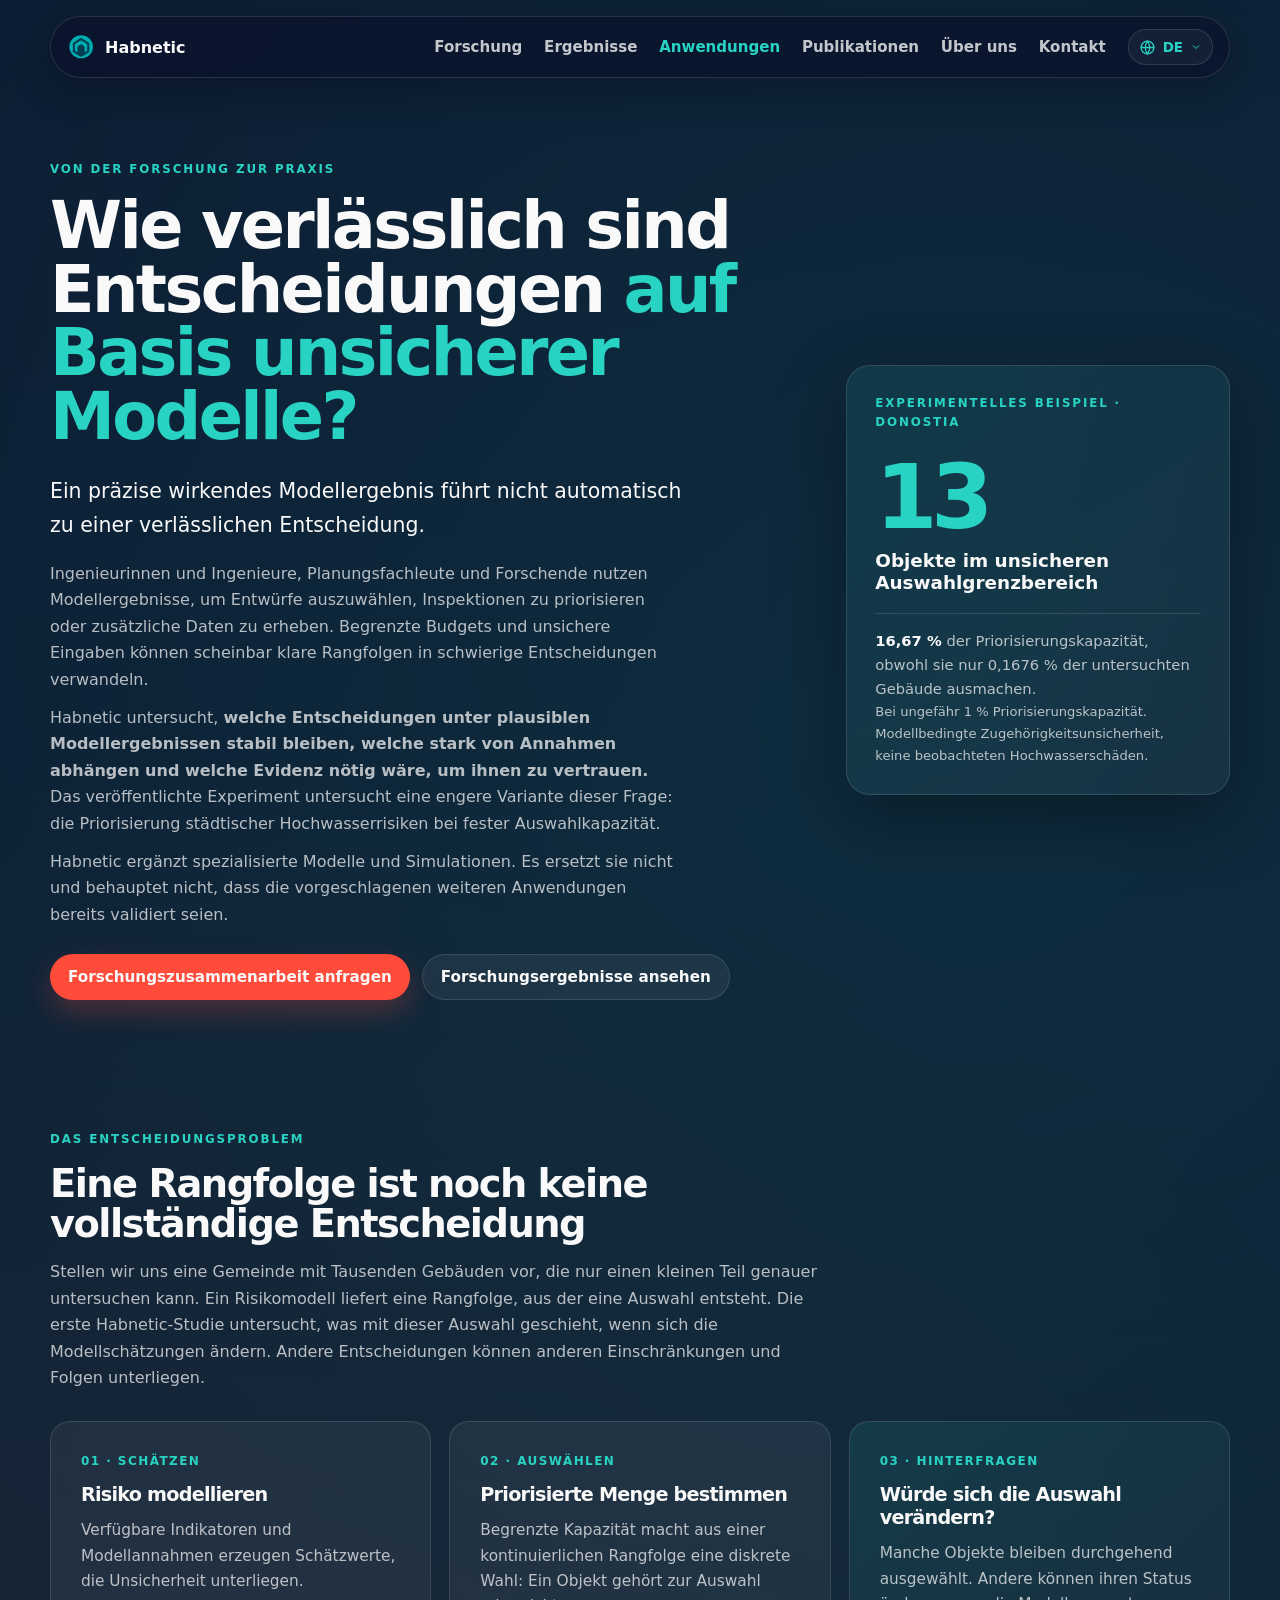
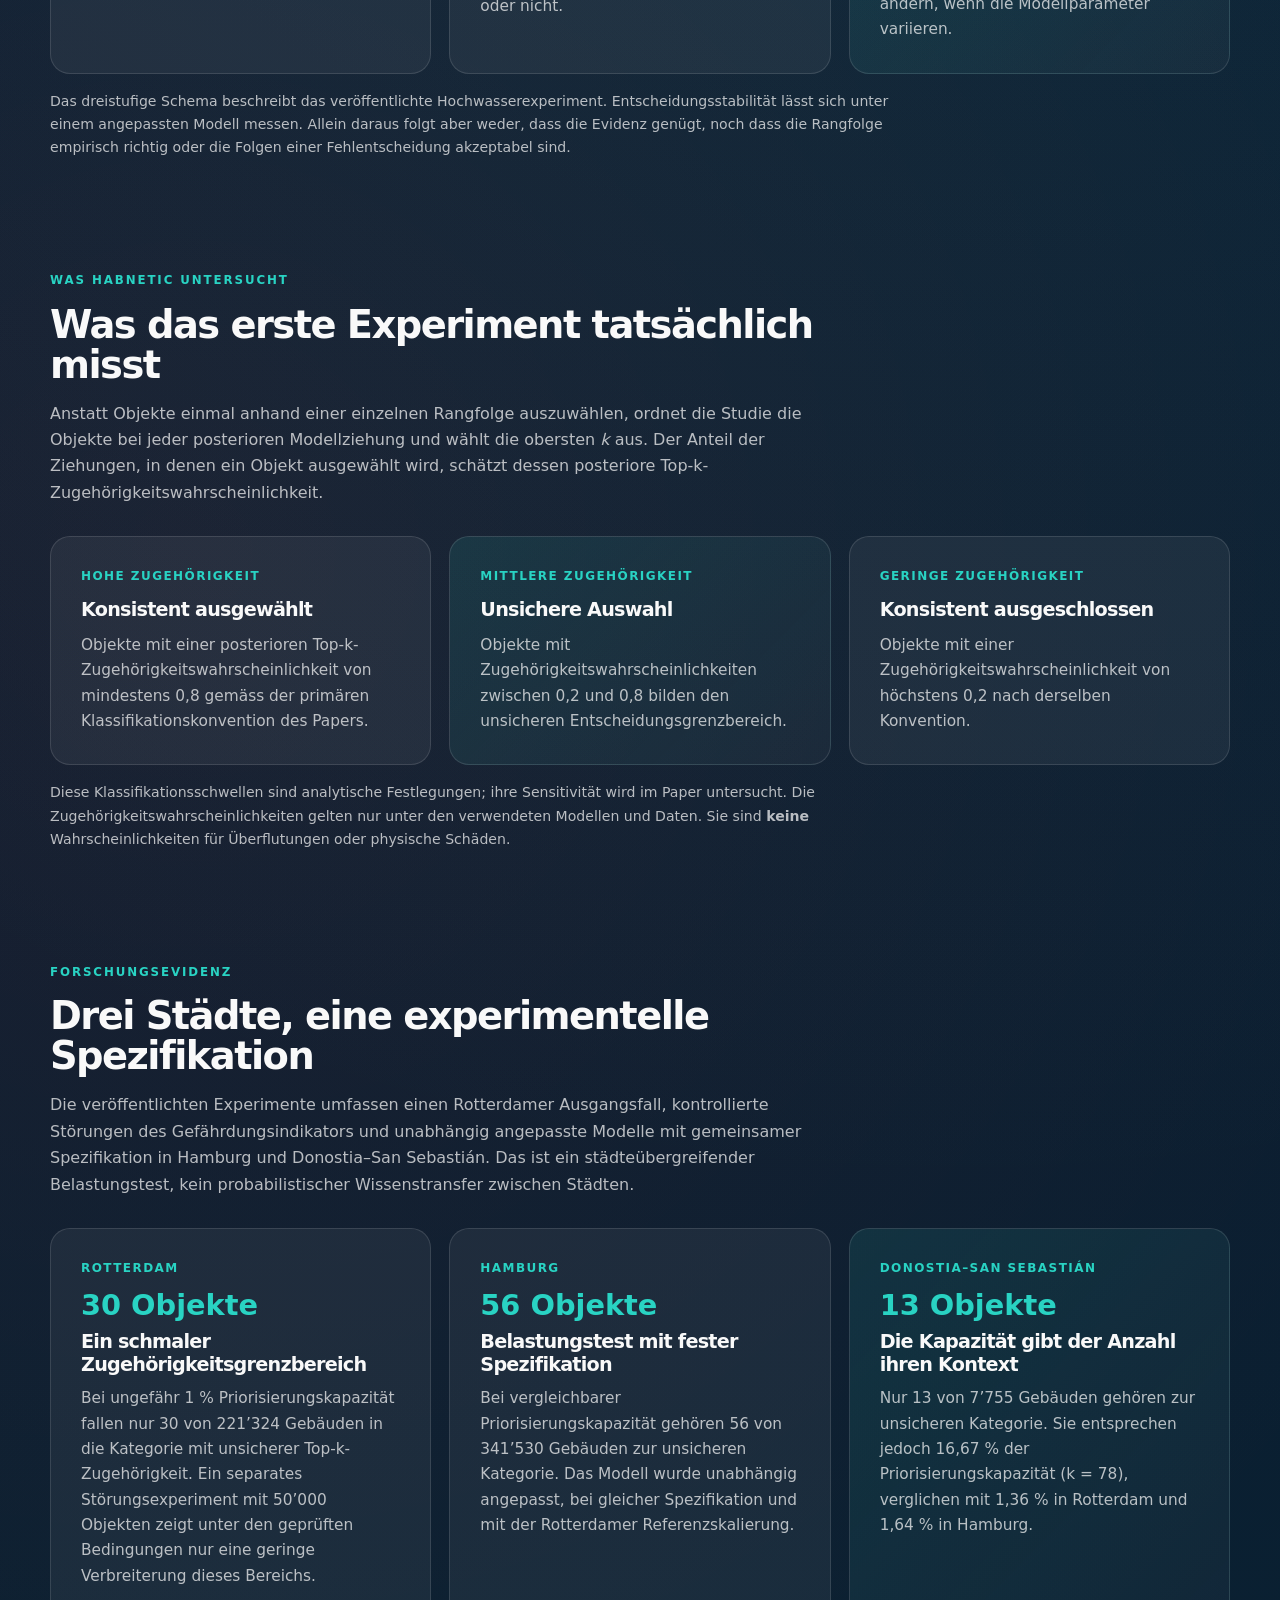
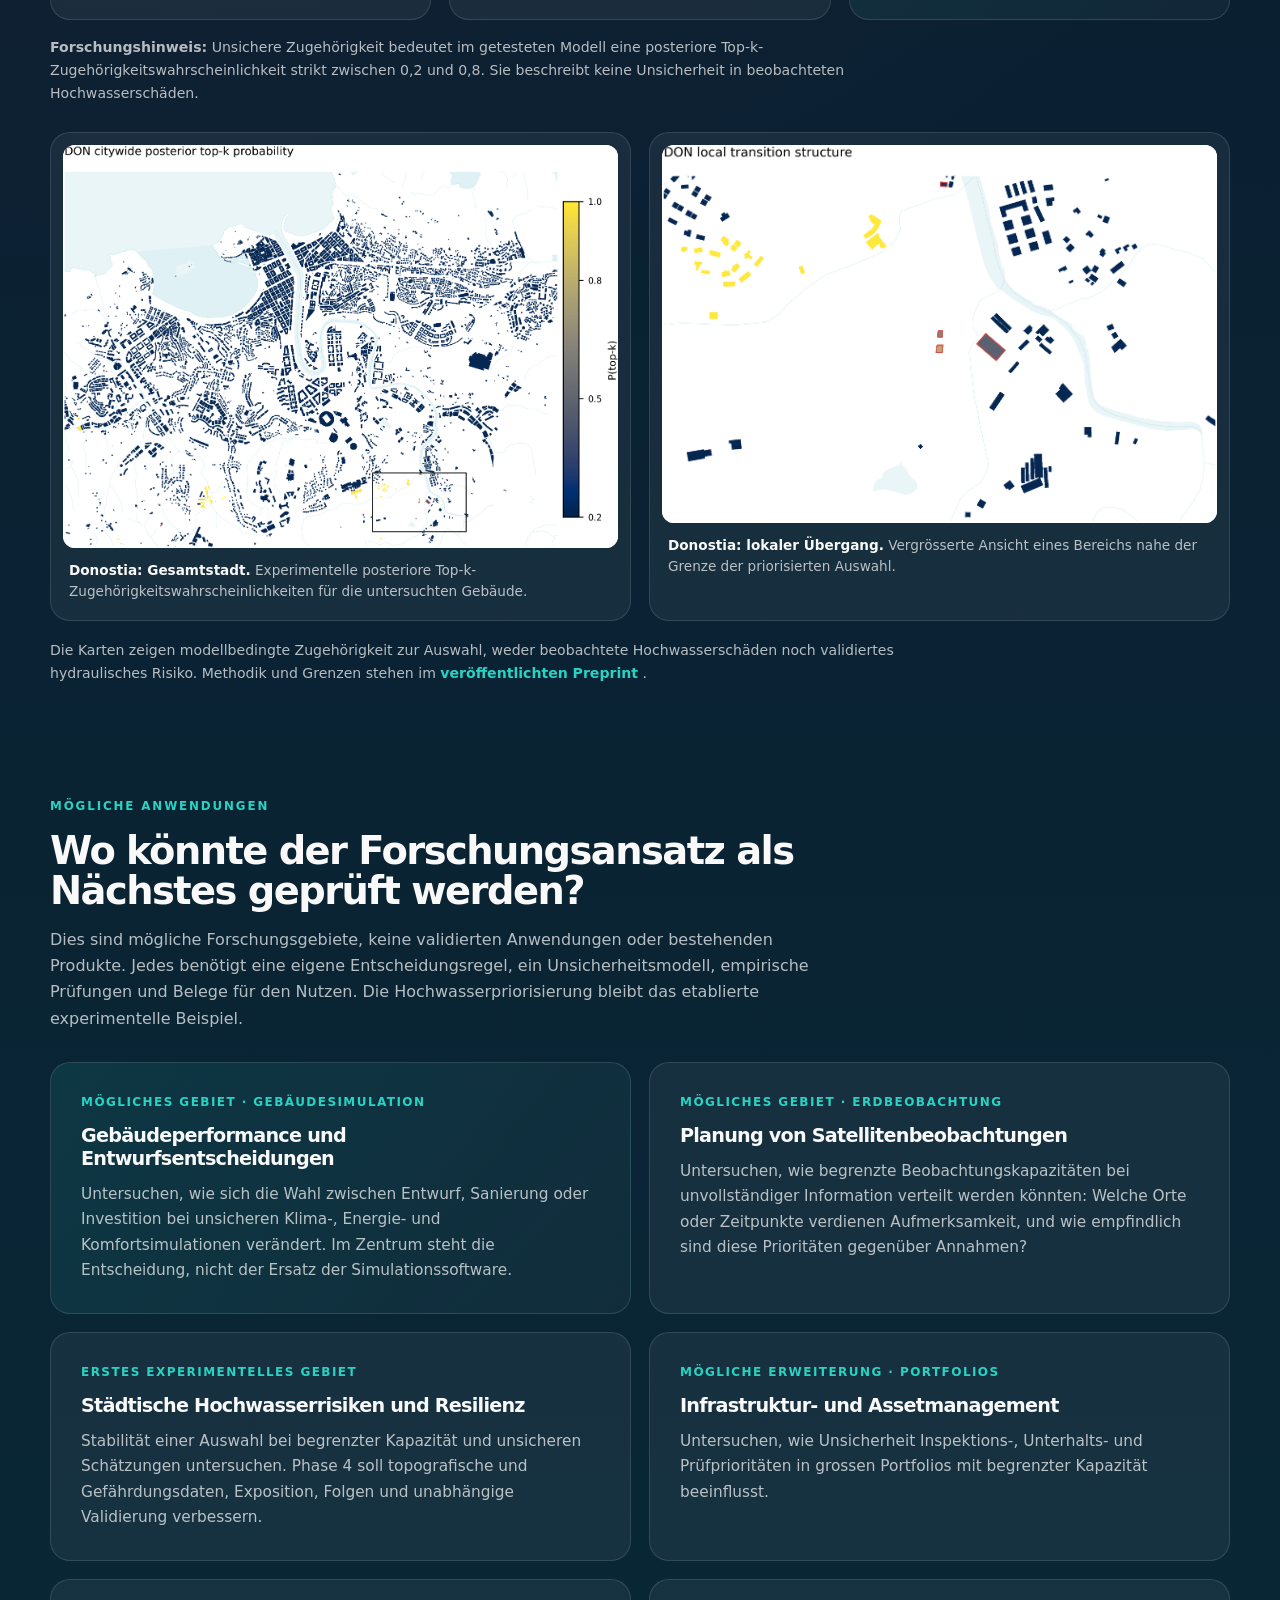
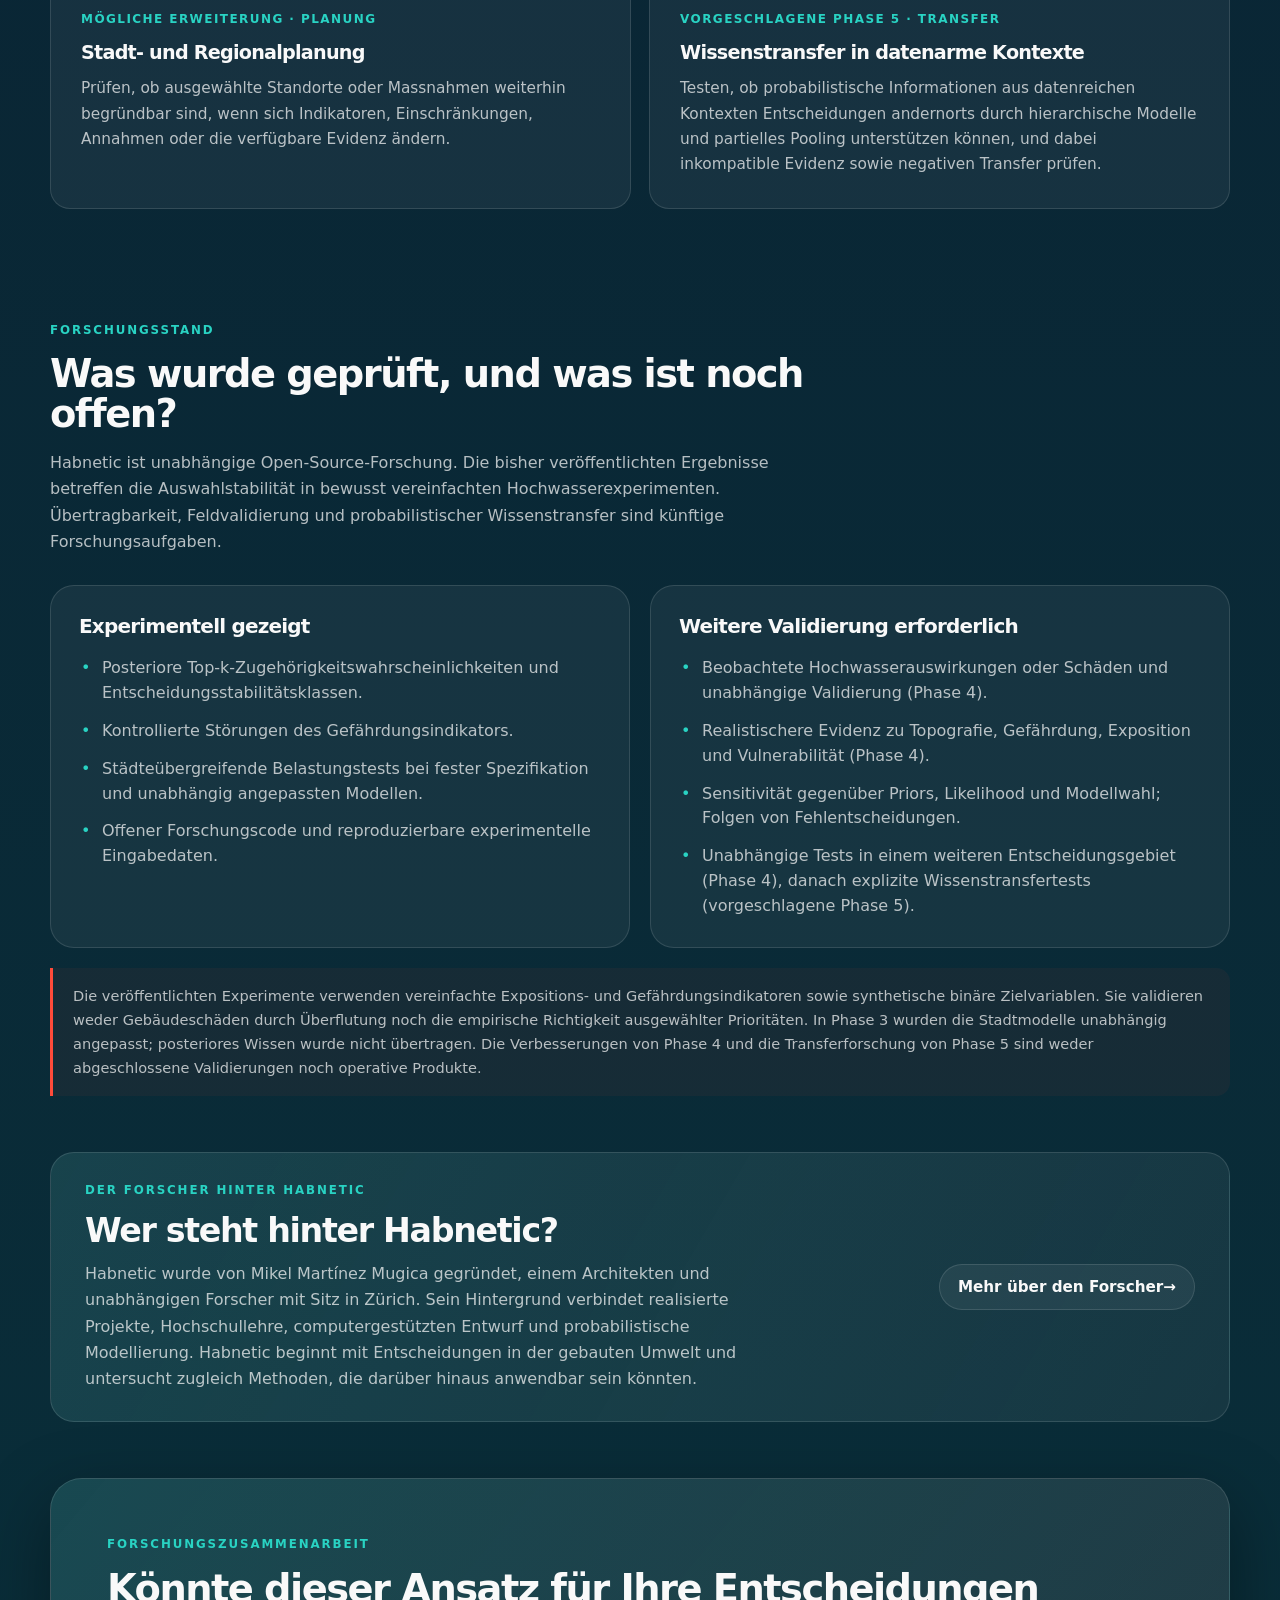
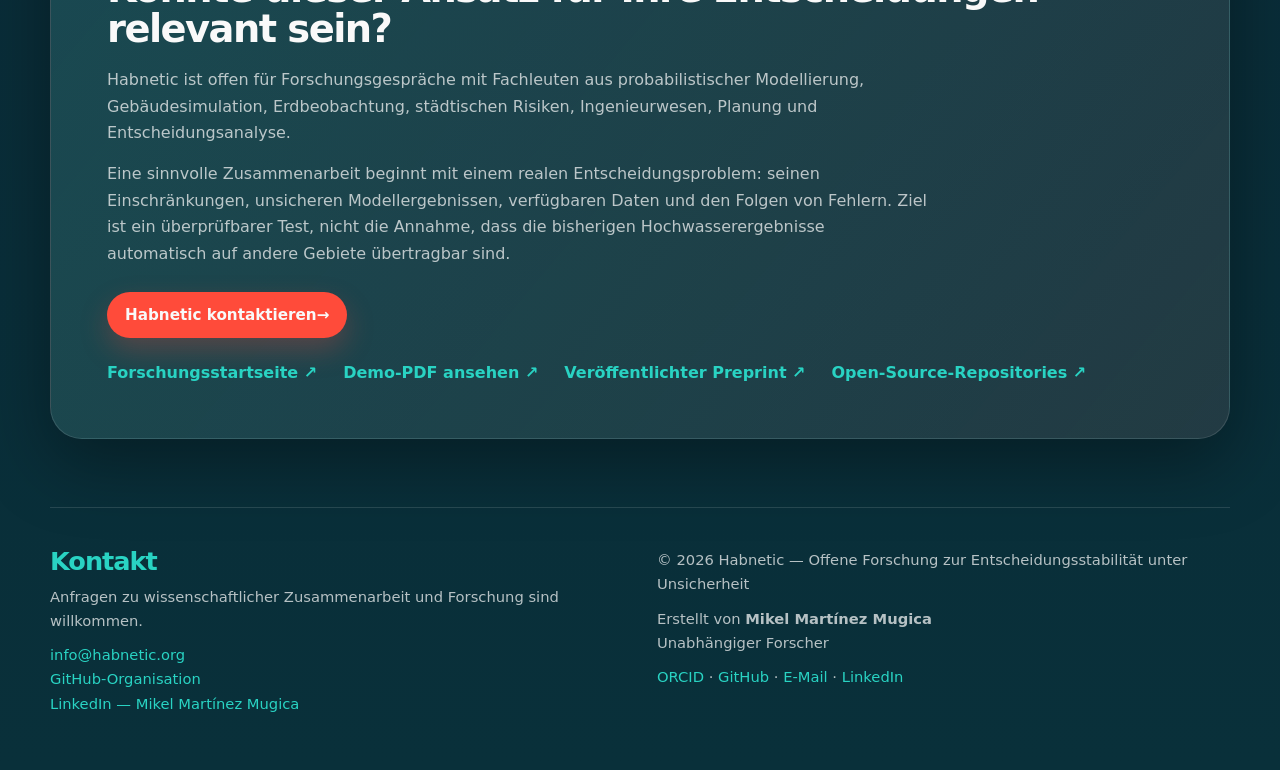
<file: de/applications/index.html>
<!DOCTYPE html>

<html lang="de-CH">
<head>
<meta charset="utf-8"/>
<meta content="width=device-width, initial-scale=1" name="viewport"/>
<title>Anwendungen | Habnetic — Verlässliche Entscheidungen unter Unsicherheit</title>
<meta content="Mögliche Anwendungen der Habnetic-Forschung zu Entscheidungsstabilität und Auswahl unter Einschränkungen: von Gebäudesimulation über Hochwasserrisiken bis zur Erdbeobachtung." name="description"/>
<link href="https://habnetic.org/de/applications/" rel="canonical"/>
<meta content="Anwendungen | Habnetic" property="og:title"/>
<meta content="Forschungsfragen zu Gebäudeentscheidungen, Priorisierung von Objekten, Erdbeobachtung und probabilistischem Wissenstransfer." property="og:description"/>
<meta content="website" property="og:type"/>
<meta content="https://habnetic.org/de/applications/" property="og:url"/>
<meta content="https://habnetic.org/assets/images/og-image.png" property="og:image"/>
<meta content="summary_large_image" name="twitter:card"/>
<link href="/assets/images/favicon.png" rel="icon" type="image/png"/>
<link href="/styles.css" rel="stylesheet"/>
<link href="/about.css" rel="stylesheet"/>
<meta content="de_CH" property="og:locale"/><link href="https://habnetic.org/applications/" hreflang="en" rel="alternate"/><link href="https://habnetic.org/de/applications/" hreflang="de-CH" rel="alternate"/><link href="https://habnetic.org/es/applications/" hreflang="es" rel="alternate"/><link href="https://habnetic.org/eu/applications/" hreflang="eu" rel="alternate"/><link href="https://habnetic.org/applications/" hreflang="x-default" rel="alternate"/><!-- Microsoft Clarity Analytics -->
<script type="text/javascript">
    (function(c,l,a,r,i,t,y){
        c[a]=c[a]||function(){(c[a].q=c[a].q||[]).push(arguments)};
        t=l.createElement(r);t.async=1;t.src="https://www.clarity.ms/tag/"+i;
        y=l.getElementsByTagName(r)[0];y.parentNode.insertBefore(t,y);
    })(window, document, "clarity", "script", "xjqiwto2h2");
</script>
</head>
<body>
<a class="skip-link" href="#main">Zum Inhalt springen</a>
<header class="site-header">
<a aria-label="Habnetic: Forschung, Startseite" class="brand" href="/de/">
<img alt="" class="brand-logo" src="/assets/images/logo.png"/>
<span>Habnetic</span>
</a>
<nav aria-label="Hauptnavigation" class="site-nav">
<a href="/de/">Forschung</a>
<a href="/de/#findings">Ergebnisse</a>
<a aria-current="page" href="/de/applications/">Anwendungen</a>
<a href="/de/#outputs">Publikationen</a>
<a href="/de/#about">Über uns</a>
<a href="/de/#contact">Kontakt</a>
</nav>
<!-- Language switcher: links to equivalent pages in all four languages. -->
<details class="language-menu">
<summary aria-label="Sprache wählen. Aktuelle Sprache: Deutsch (Schweiz)">
<svg aria-hidden="true" class="language-menu-icon" fill="none" stroke="currentColor" stroke-linecap="round" stroke-linejoin="round" stroke-width="1.8" viewbox="0 0 24 24"><circle cx="12" cy="12" r="9"></circle><path d="M3 12h18M12 3a15 15 0 0 1 0 18M12 3a15 15 0 0 0 0 18"></path></svg>
<span>DE</span>
<svg aria-hidden="true" class="language-menu-chevron" fill="none" stroke="currentColor" stroke-width="2" viewbox="0 0 24 24"><path d="m6 9 6 6 6-6"></path></svg>
</summary>
<div aria-label="Verfügbare Sprachen" class="language-menu-panel">
<a href="/applications/" hreflang="en" lang="en">English <span class="language-menu-code">EN</span></a> <a aria-current="page" href="/de/applications/" hreflang="de-CH" lang="de-CH">Deutsch (CH) <span class="language-menu-code">DE</span></a> <a href="/es/applications/" hreflang="es" lang="es">Español <span class="language-menu-code">ES</span></a> <a href="/eu/applications/" hreflang="eu" lang="eu">Euskara <span class="language-menu-code">EU</span></a>
</div>
</details>
</header>
<main id="main">
<section aria-labelledby="applications-title" class="application-hero">
<div class="application-hero-copy">
<p class="eyebrow">Von der Forschung zur Praxis</p>
<h1 id="applications-title">Wie verlässlich sind Entscheidungen <span>auf Basis unsicherer Modelle?</span></h1>
<p class="lede">Ein präzise wirkendes Modellergebnis führt nicht automatisch zu einer verlässlichen Entscheidung.</p>
<p>Ingenieurinnen und Ingenieure, Planungsfachleute und Forschende nutzen Modellergebnisse, um Entwürfe auszuwählen, Inspektionen zu priorisieren oder zusätzliche Daten zu erheben. Begrenzte Budgets und unsichere Eingaben können scheinbar klare Rangfolgen in schwierige Entscheidungen verwandeln.</p>
<p>Habnetic untersucht, <strong>welche Entscheidungen unter plausiblen Modellergebnissen stabil bleiben, welche stark von Annahmen abhängen und welche Evidenz nötig wäre, um ihnen zu vertrauen.</strong> Das veröffentlichte Experiment untersucht eine engere Variante dieser Frage: die Priorisierung städtischer Hochwasserrisiken bei fester Auswahlkapazität.</p>
<p>Habnetic ergänzt spezialisierte Modelle und Simulationen. Es ersetzt sie nicht und behauptet nicht, dass die vorgeschlagenen weiteren Anwendungen bereits validiert seien.</p>
<div class="hero-actions">
<a class="btn btn-primary" href="#collaborate">Forschungszusammenarbeit anfragen</a>
<a class="btn btn-secondary" href="/de/#findings">Forschungsergebnisse ansehen</a>
</div>
</div>
<aside aria-label="Beispiel aus dem Donostia-Forschungsexperiment" class="app-hero-stat">
<p class="eyebrow">Experimentelles Beispiel · Donostia</p>
<span class="stat-number">13</span>
<p class="stat-title">Objekte im unsicheren Auswahlgrenzbereich</p>
<p class="stat-secondary"><strong style="color:var(--white)">16,67 %</strong> der Priorisierungskapazität, obwohl sie nur 0,1676 % der untersuchten Gebäude ausmachen.</p>
<p class="stat-small">Bei ungefähr 1 % Priorisierungskapazität. Modellbedingte Zugehörigkeitsunsicherheit, keine beobachteten Hochwasserschäden.</p>
</aside>
</section>
<section aria-labelledby="problem-title" class="section" id="problem">
<div class="app-section-heading">
<p class="eyebrow">Das Entscheidungsproblem</p>
<h2 id="problem-title">Eine Rangfolge ist noch keine vollständige Entscheidung</h2>
<p>Stellen wir uns eine Gemeinde mit Tausenden Gebäuden vor, die nur einen kleinen Teil genauer untersuchen kann. Ein Risikomodell liefert eine Rangfolge, aus der eine Auswahl entsteht. Die erste Habnetic-Studie untersucht, was mit dieser Auswahl geschieht, wenn sich die Modellschätzungen ändern. Andere Entscheidungen können anderen Einschränkungen und Folgen unterliegen.</p>
</div>
<div class="app-grid-3">
<article class="app-card">
<p class="card-kicker">01 · Schätzen</p>
<h3>Risiko modellieren</h3>
<p>Verfügbare Indikatoren und Modellannahmen erzeugen Schätzwerte, die Unsicherheit unterliegen.</p>
</article>
<article class="app-card">
<p class="card-kicker">02 · Auswählen</p>
<h3>Priorisierte Menge bestimmen</h3>
<p>Begrenzte Kapazität macht aus einer kontinuierlichen Rangfolge eine diskrete Wahl: Ein Objekt gehört zur Auswahl oder nicht.</p>
</article>
<article class="app-card emphasis">
<p class="card-kicker">03 · Hinterfragen</p>
<h3>Würde sich die Auswahl verändern?</h3>
<p>Manche Objekte bleiben durchgehend ausgewählt. Andere können ihren Status ändern, wenn die Modellparameter variieren.</p>
</article>
</div>
<p class="app-note">Das dreistufige Schema beschreibt das veröffentlichte Hochwasserexperiment. Entscheidungsstabilität lässt sich unter einem angepassten Modell messen. Allein daraus folgt aber weder, dass die Evidenz genügt, noch dass die Rangfolge empirisch richtig oder die Folgen einer Fehlentscheidung akzeptabel sind.</p>
</section>
<section aria-labelledby="method-title" class="section" id="method">
<div class="app-section-heading">
<p class="eyebrow">Was Habnetic untersucht</p>
<h2 id="method-title">Was das erste Experiment tatsächlich misst</h2>
<p>Anstatt Objekte einmal anhand einer einzelnen Rangfolge auszuwählen, ordnet die Studie die Objekte bei jeder posterioren Modellziehung und wählt die obersten <em>k</em> aus. Der Anteil der Ziehungen, in denen ein Objekt ausgewählt wird, schätzt dessen posteriore Top-k-Zugehörigkeitswahrscheinlichkeit.</p>
</div>
<div class="app-grid-3">
<article class="app-card">
<p class="card-kicker">Hohe Zugehörigkeit</p>
<h3>Konsistent ausgewählt</h3>
<p>Objekte mit einer posterioren Top-k-Zugehörigkeitswahrscheinlichkeit von mindestens 0,8 gemäss der primären Klassifikationskonvention des Papers.</p>
</article>
<article class="app-card emphasis">
<p class="card-kicker">Mittlere Zugehörigkeit</p>
<h3>Unsichere Auswahl</h3>
<p>Objekte mit Zugehörigkeitswahrscheinlichkeiten zwischen 0,2 und 0,8 bilden den unsicheren Entscheidungsgrenzbereich.</p>
</article>
<article class="app-card">
<p class="card-kicker">Geringe Zugehörigkeit</p>
<h3>Konsistent ausgeschlossen</h3>
<p>Objekte mit einer Zugehörigkeitswahrscheinlichkeit von höchstens 0,2 nach derselben Konvention.</p>
</article>
</div>
<p class="app-note">Diese Klassifikationsschwellen sind analytische Festlegungen; ihre Sensitivität wird im Paper untersucht. Die Zugehörigkeitswahrscheinlichkeiten gelten nur unter den verwendeten Modellen und Daten. Sie sind <strong>keine</strong> Wahrscheinlichkeiten für Überflutungen oder physische Schäden.</p>
</section>
<section aria-labelledby="evidence-title" class="section" id="evidence">
<div class="app-section-heading">
<p class="eyebrow">Forschungsevidenz</p>
<h2 id="evidence-title">Drei Städte, eine experimentelle Spezifikation</h2>
<p>Die veröffentlichten Experimente umfassen einen Rotterdamer Ausgangsfall, kontrollierte Störungen des Gefährdungsindikators und unabhängig angepasste Modelle mit gemeinsamer Spezifikation in Hamburg und Donostia–San Sebastián. Das ist ein städteübergreifender Belastungstest, kein probabilistischer Wissenstransfer zwischen Städten.</p>
</div>
<div class="app-grid-3 app-evidence-cities">
<article class="app-card">
<p class="card-kicker">Rotterdam</p>
<p class="card-stat">30 Objekte</p>
<h3>Ein schmaler Zugehörigkeitsgrenzbereich</h3>
<p>Bei ungefähr 1 % Priorisierungskapazität fallen nur 30 von 221’324 Gebäuden in die Kategorie mit unsicherer Top-k-Zugehörigkeit. Ein separates Störungsexperiment mit 50’000 Objekten zeigt unter den geprüften Bedingungen nur eine geringe Verbreiterung dieses Bereichs.</p>
</article>
<article class="app-card">
<p class="card-kicker">Hamburg</p>
<p class="card-stat">56 Objekte</p>
<h3>Belastungstest mit fester Spezifikation</h3>
<p>Bei vergleichbarer Priorisierungskapazität gehören 56 von 341’530 Gebäuden zur unsicheren Kategorie. Das Modell wurde unabhängig angepasst, bei gleicher Spezifikation und mit der Rotterdamer Referenzskalierung.</p>
</article>
<article class="app-card emphasis">
<p class="card-kicker">Donostia–San Sebastián</p>
<p class="card-stat">13 Objekte</p>
<h3>Die Kapazität gibt der Anzahl ihren Kontext</h3>
<p>Nur 13 von 7’755 Gebäuden gehören zur unsicheren Kategorie. Sie entsprechen jedoch 16,67 % der Priorisierungskapazität (k = 78), verglichen mit 1,36 % in Rotterdam und 1,64 % in Hamburg.</p>
</article>
</div>
<p class="app-note app-evidence-note"><strong>Forschungshinweis:</strong> Unsichere Zugehörigkeit bedeutet im getesteten Modell eine posteriore Top-k-Zugehörigkeitswahrscheinlichkeit strikt zwischen 0,2 und 0,8. Sie beschreibt keine Unsicherheit in beobachteten Hochwasserschäden.</p>
<div class="research-images">
<figure class="research-figure">
<img alt="Experimentelle Karte der Gebäude in Donostia mit posterioren Top-k-Zugehörigkeitswahrscheinlichkeiten, blau für geringe und gelb für hohe Zugehörigkeit" height="1000" loading="lazy" src="/assets/images/applications/DON_paper_citywide_topk_map.png?v=1.1" width="1000"/>
<figcaption><strong>Donostia: Gesamtstadt.</strong> Experimentelle posteriore Top-k-Zugehörigkeitswahrscheinlichkeiten für die untersuchten Gebäude.</figcaption>
</figure>
<figure class="research-figure">
<img alt="Detailkarte der Gebäude in Donostia mit gelben und blauen Top-k-Zugehörigkeitskategorien nahe einem lokalen Übergang" height="1000" loading="lazy" src="/assets/images/applications/DON_paper_boundary_zoom_map.png?v=1.1" width="1000"/>
<figcaption><strong>Donostia: lokaler Übergang.</strong> Vergrösserte Ansicht eines Bereichs nahe der Grenze der priorisierten Auswahl.</figcaption>
</figure>
</div>
<p class="app-note">Die Karten zeigen modellbedingte Zugehörigkeit zur Auswahl, weder beobachtete Hochwasserschäden noch validiertes hydraulisches Risiko. Methodik und Grenzen stehen im <a class="app-inline-link" href="https://doi.org/10.5281/zenodo.23599344" rel="noopener noreferrer" target="_blank">veröffentlichten Preprint</a> .</p>
</section>
<section aria-labelledby="usecases-title" class="section" id="use-cases">
<div class="app-section-heading">
<p class="eyebrow">Mögliche Anwendungen</p>
<h2 id="usecases-title">Wo könnte der Forschungsansatz als Nächstes geprüft werden?</h2>
<p>Dies sind mögliche Forschungsgebiete, keine validierten Anwendungen oder bestehenden Produkte. Jedes benötigt eine eigene Entscheidungsregel, ein Unsicherheitsmodell, empirische Prüfungen und Belege für den Nutzen. Die Hochwasserpriorisierung bleibt das etablierte experimentelle Beispiel.</p>
</div>
<div class="app-usecases">
<article class="app-card emphasis">
<p class="card-kicker">Mögliches Gebiet · Gebäudesimulation</p>
<h3>Gebäudeperformance und Entwurfsentscheidungen</h3>
<p>Untersuchen, wie sich die Wahl zwischen Entwurf, Sanierung oder Investition bei unsicheren Klima-, Energie- und Komfortsimulationen verändert. Im Zentrum steht die Entscheidung, nicht der Ersatz der Simulationssoftware.</p>
</article>
<article class="app-card">
<p class="card-kicker">Mögliches Gebiet · Erdbeobachtung</p>
<h3>Planung von Satellitenbeobachtungen</h3>
<p>Untersuchen, wie begrenzte Beobachtungskapazitäten bei unvollständiger Information verteilt werden könnten: Welche Orte oder Zeitpunkte verdienen Aufmerksamkeit, und wie empfindlich sind diese Prioritäten gegenüber Annahmen?</p>
</article>
<article class="app-card">
<p class="card-kicker">Erstes experimentelles Gebiet</p>
<h3>Städtische Hochwasserrisiken und Resilienz</h3>
<p>Stabilität einer Auswahl bei begrenzter Kapazität und unsicheren Schätzungen untersuchen. Phase 4 soll topografische und Gefährdungsdaten, Exposition, Folgen und unabhängige Validierung verbessern.</p>
</article>
<article class="app-card">
<p class="card-kicker">Mögliche Erweiterung · Portfolios</p>
<h3>Infrastruktur- und Assetmanagement</h3>
<p>Untersuchen, wie Unsicherheit Inspektions-, Unterhalts- und Prüfprioritäten in grossen Portfolios mit begrenzter Kapazität beeinflusst.</p>
</article>
<article class="app-card">
<p class="card-kicker">Mögliche Erweiterung · Planung</p>
<h3>Stadt- und Regionalplanung</h3>
<p>Prüfen, ob ausgewählte Standorte oder Massnahmen weiterhin begründbar sind, wenn sich Indikatoren, Einschränkungen, Annahmen oder die verfügbare Evidenz ändern.</p>
</article>
<article class="app-card">
<p class="card-kicker">Vorgeschlagene Phase 5 · Transfer</p>
<h3>Wissenstransfer in datenarme Kontexte</h3>
<p>Testen, ob probabilistische Informationen aus datenreichen Kontexten Entscheidungen andernorts durch hierarchische Modelle und partielles Pooling unterstützen können, und dabei inkompatible Evidenz sowie negativen Transfer prüfen.</p>
</article>
</div>
</section>
<section aria-labelledby="limits-title" class="section" id="limitations">
<div class="app-section-heading">
<p class="eyebrow">Forschungsstand</p>
<h2 id="limits-title">Was wurde geprüft, und was ist noch offen?</h2>
<p>Habnetic ist unabhängige Open-Source-Forschung. Die bisher veröffentlichten Ergebnisse betreffen die Auswahlstabilität in bewusst vereinfachten Hochwasserexperimenten. Übertragbarkeit, Feldvalidierung und probabilistischer Wissenstransfer sind künftige Forschungsaufgaben.</p>
</div>
<div class="app-limits">
<article>
<h3>Experimentell gezeigt</h3>
<ul>
<li>Posteriore Top-k-Zugehörigkeitswahrscheinlichkeiten und Entscheidungsstabilitätsklassen.</li>
<li>Kontrollierte Störungen des Gefährdungsindikators.</li>
<li>Städteübergreifende Belastungstests bei fester Spezifikation und unabhängig angepassten Modellen.</li>
<li>Offener Forschungscode und reproduzierbare experimentelle Eingabedaten.</li>
</ul>
</article>
<article>
<h3>Weitere Validierung erforderlich</h3>
<ul>
<li>Beobachtete Hochwasserauswirkungen oder Schäden und unabhängige Validierung (Phase 4).</li>
<li>Realistischere Evidenz zu Topografie, Gefährdung, Exposition und Vulnerabilität (Phase 4).</li>
<li>Sensitivität gegenüber Priors, Likelihood und Modellwahl; Folgen von Fehlentscheidungen.</li>
<li>Unabhängige Tests in einem weiteren Entscheidungsgebiet (Phase 4), danach explizite Wissenstransfertests (vorgeschlagene Phase 5).</li>
</ul>
</article>
</div>
<p class="app-disclaimer">Die veröffentlichten Experimente verwenden vereinfachte Expositions- und Gefährdungsindikatoren sowie synthetische binäre Zielvariablen. Sie validieren weder Gebäudeschäden durch Überflutung noch die empirische Richtigkeit ausgewählter Prioritäten. In Phase 3 wurden die Stadtmodelle unabhängig angepasst; posteriores Wissen wurde nicht übertragen. Die Verbesserungen von Phase 4 und die Transferforschung von Phase 5 sind weder abgeschlossene Validierungen noch operative Produkte.</p>
</section>
<!-- Concise author introduction; the full biography belongs on Research -->
<aside aria-labelledby="researcher-teaser-title" class="section researcher-teaser">
<div>
<p class="eyebrow">Der Forscher hinter Habnetic</p>
<h2 id="researcher-teaser-title">Wer steht hinter Habnetic?</h2>
<p>Habnetic wurde von Mikel Martínez Mugica gegründet, einem Architekten und unabhängigen Forscher mit Sitz in Zürich. Sein Hintergrund verbindet realisierte Projekte, Hochschullehre, computergestützten Entwurf und probabilistische Modellierung. Habnetic beginnt mit Entscheidungen in der gebauten Umwelt und untersucht zugleich Methoden, die darüber hinaus anwendbar sein könnten.</p>
</div>
<a class="btn btn-secondary" href="/de/#researcher">Mehr über den Forscher <span aria-hidden="true">→</span></a>
</aside>
<section aria-labelledby="collaborate-title" class="section" id="collaborate">
<div class="app-collaboration">
<p class="eyebrow">Forschungszusammenarbeit</p>
<h2 id="collaborate-title">Könnte dieser Ansatz für Ihre Entscheidungen relevant sein?</h2>
<p>Habnetic ist offen für Forschungsgespräche mit Fachleuten aus probabilistischer Modellierung, Gebäudesimulation, Erdbeobachtung, städtischen Risiken, Ingenieurwesen, Planung und Entscheidungsanalyse.</p>
<p>Eine sinnvolle Zusammenarbeit beginnt mit einem realen Entscheidungsproblem: seinen Einschränkungen, unsicheren Modellergebnissen, verfügbaren Daten und den Folgen von Fehlern. Ziel ist ein überprüfbarer Test, nicht die Annahme, dass die bisherigen Hochwasserergebnisse automatisch auf andere Gebiete übertragbar sind.</p>
<a class="btn btn-primary" href="mailto:info@habnetic.org?subject=Habnetic%20research%20collaboration">Habnetic kontaktieren <span aria-hidden="true">→</span></a>
<div aria-label="Wissenschaftliche Ressourcen" class="app-resources">
<a href="/de/">Forschungsstartseite ↗</a>
<a href="/assets/docs/habnetic_demo.pdf">Demo-PDF ansehen ↗</a>
<a href="https://doi.org/10.5281/zenodo.23599344" rel="noopener noreferrer" target="_blank">Veröffentlichter Preprint ↗</a>
<a href="https://github.com/Habnetic" rel="noopener noreferrer" target="_blank">Open-Source-Repositories ↗</a>
</div>
</div>
</section>
</main>
<footer class="site-footer" id="contact">
<div>
<h2>Kontakt</h2>
<p>Anfragen zu wissenschaftlicher Zusammenarbeit und Forschung sind willkommen.</p>
<p>
<a href="mailto:info@habnetic.org">info@habnetic.org</a><br/>
<a href="https://github.com/Habnetic" rel="noopener noreferrer" target="_blank">GitHub-Organisation</a><br/>
<a href="https://www.linkedin.com/in/mikel-martinez-6a2a9635/" rel="noopener noreferrer" target="_blank">LinkedIn — Mikel Martínez Mugica</a>
</p>
</div>
<div>
<p>© 2026 Habnetic — Offene Forschung zur Entscheidungsstabilität unter Unsicherheit</p>
<p>Erstellt von <strong>Mikel Martínez Mugica</strong><br/>Unabhängiger Forscher</p>
<p>
<a href="https://orcid.org/0009-0006-5170-4405" rel="noopener noreferrer" target="_blank">ORCID</a> ·
        <a href="https://github.com/Habnetic" rel="noopener noreferrer" target="_blank">GitHub</a> ·
        <a href="mailto:info@habnetic.org">E-Mail</a> ·
        <a href="https://www.linkedin.com/in/mikel-martinez-6a2a9635/" rel="noopener noreferrer" target="_blank">LinkedIn</a>
</p>
</div>
</footer>
</body>
</html>
</file>
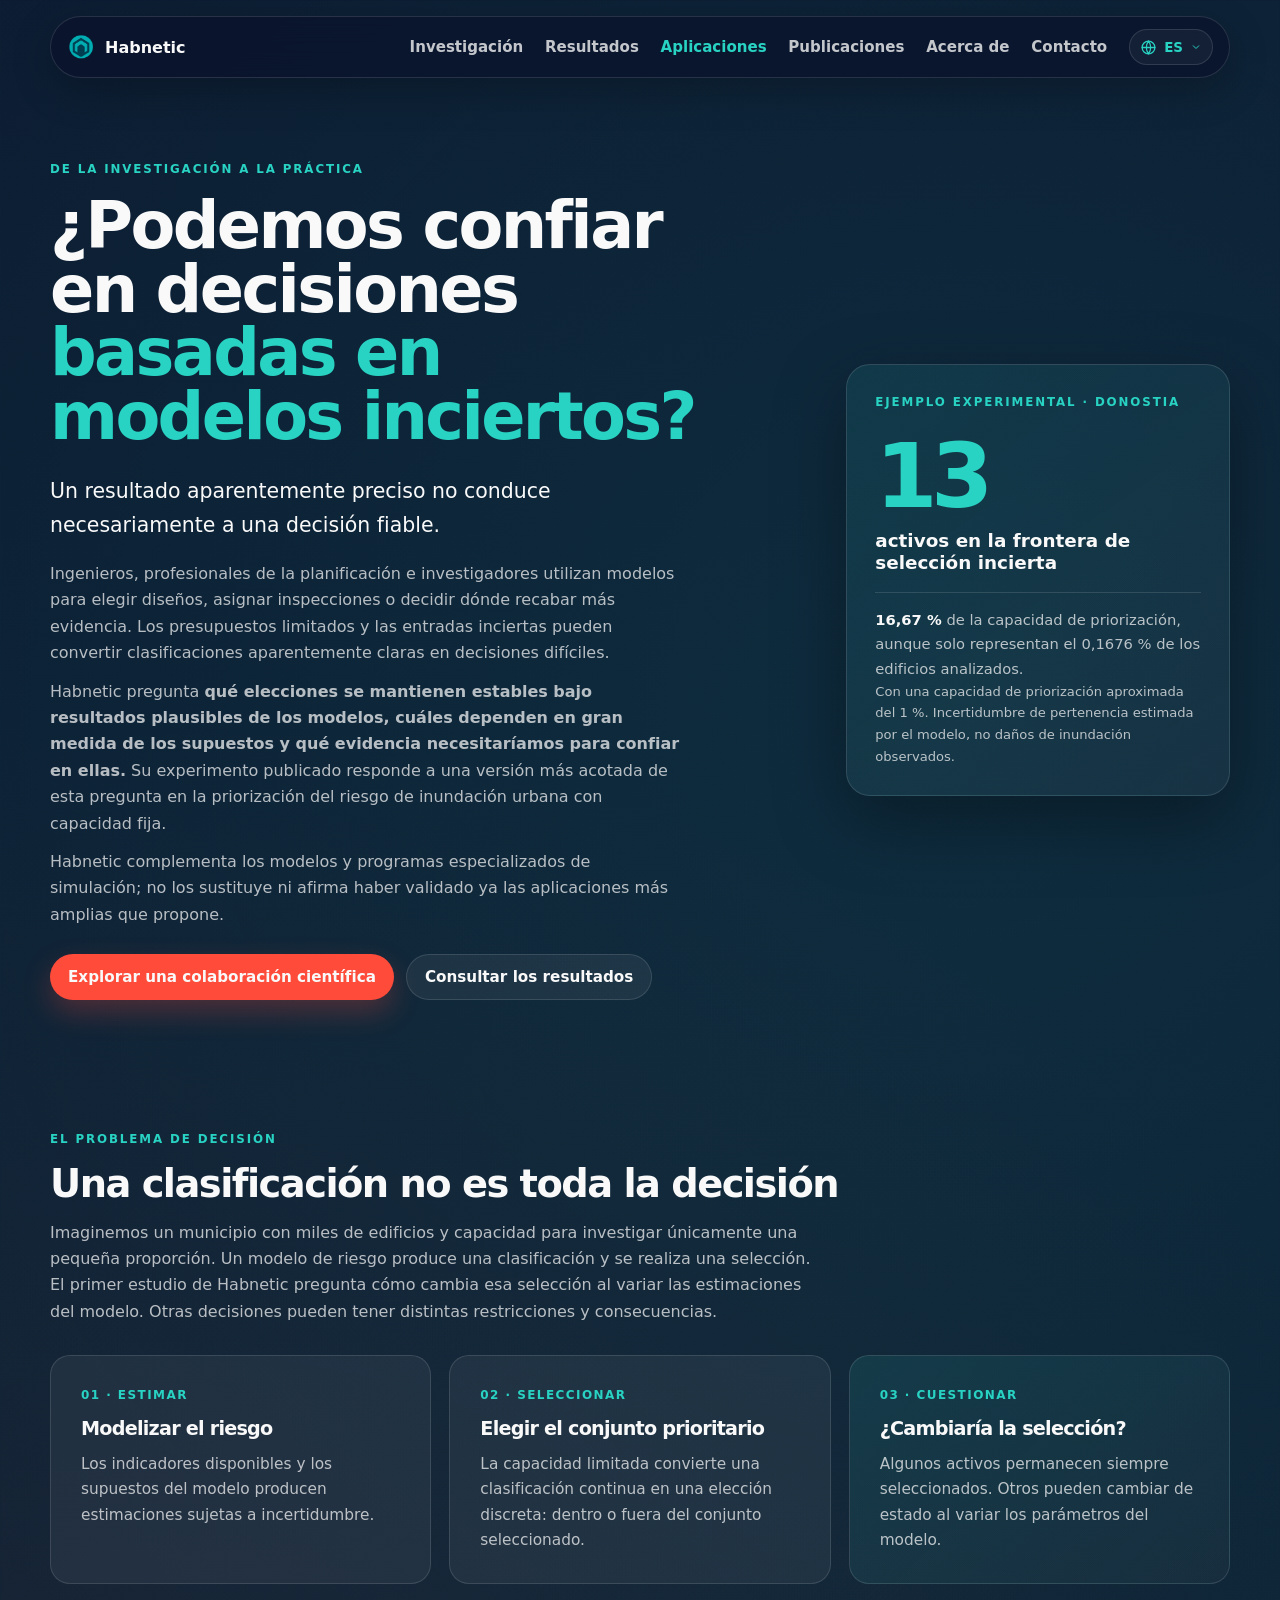
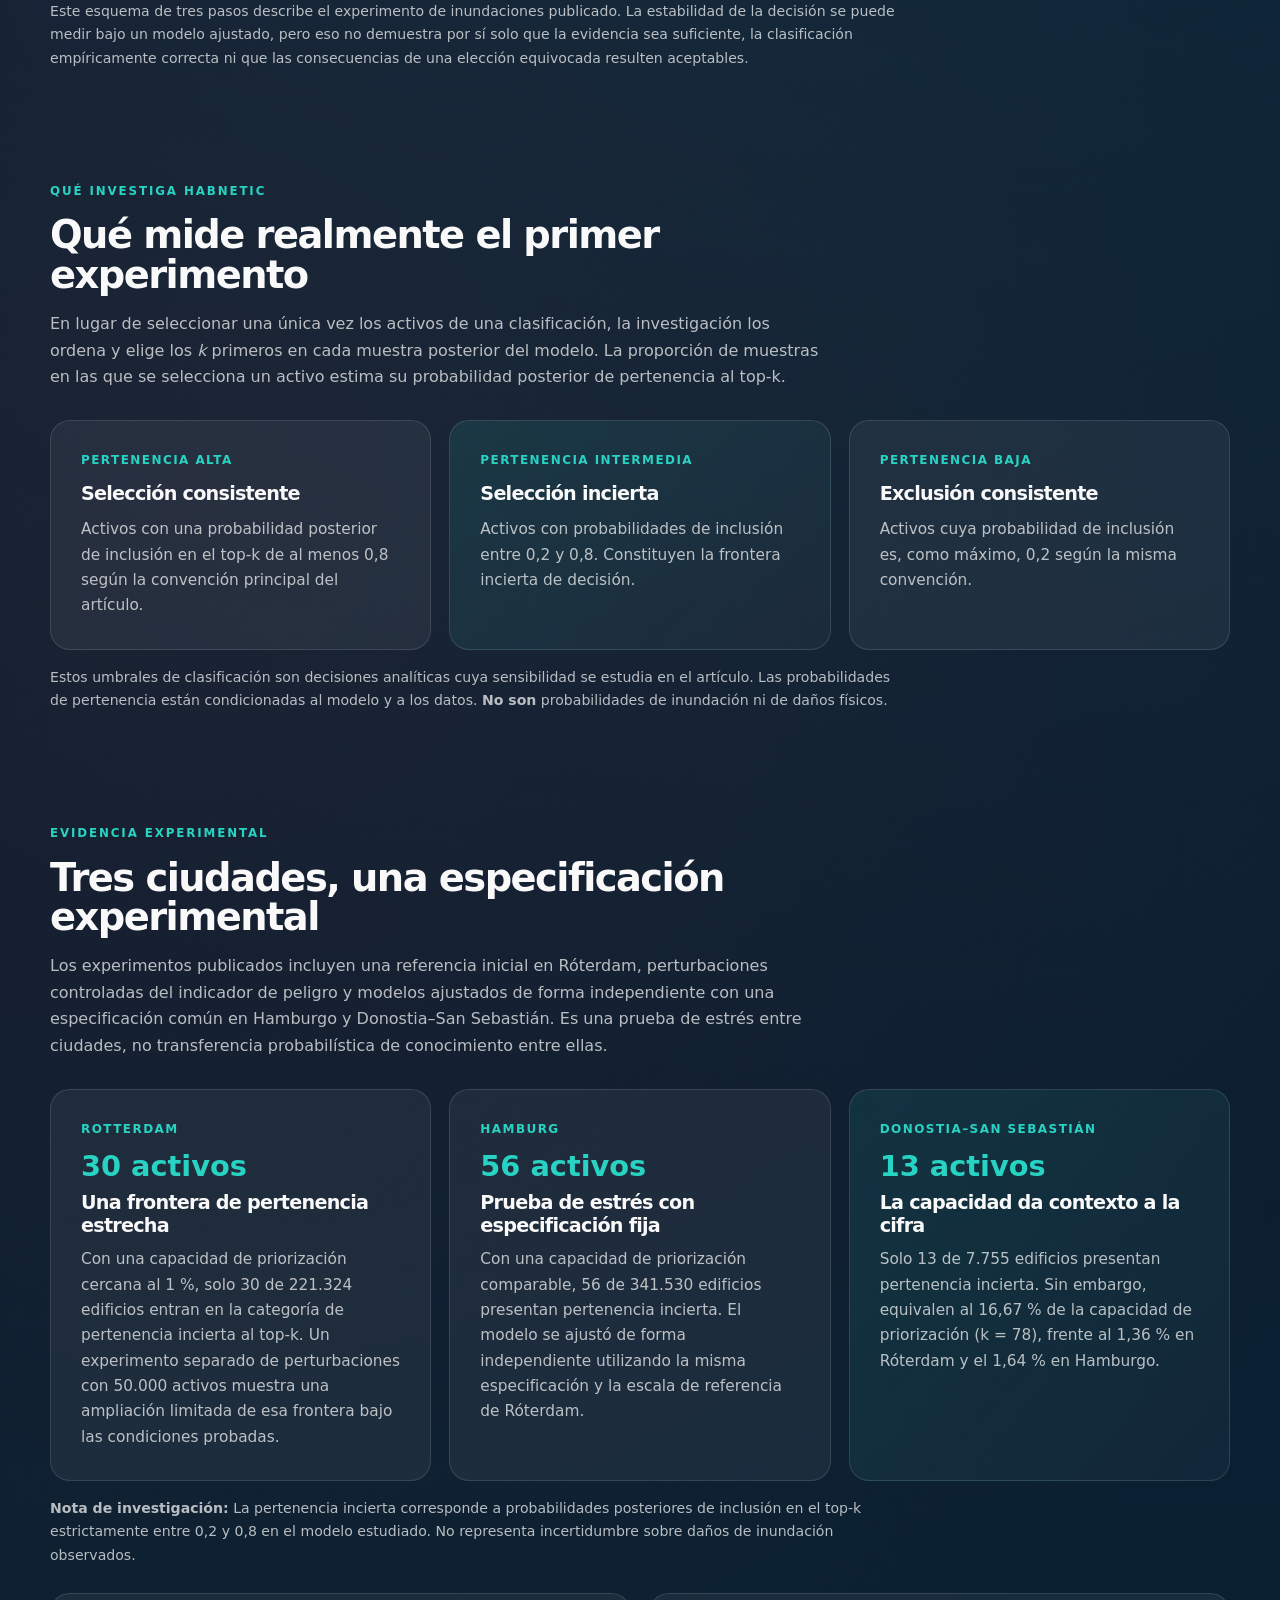
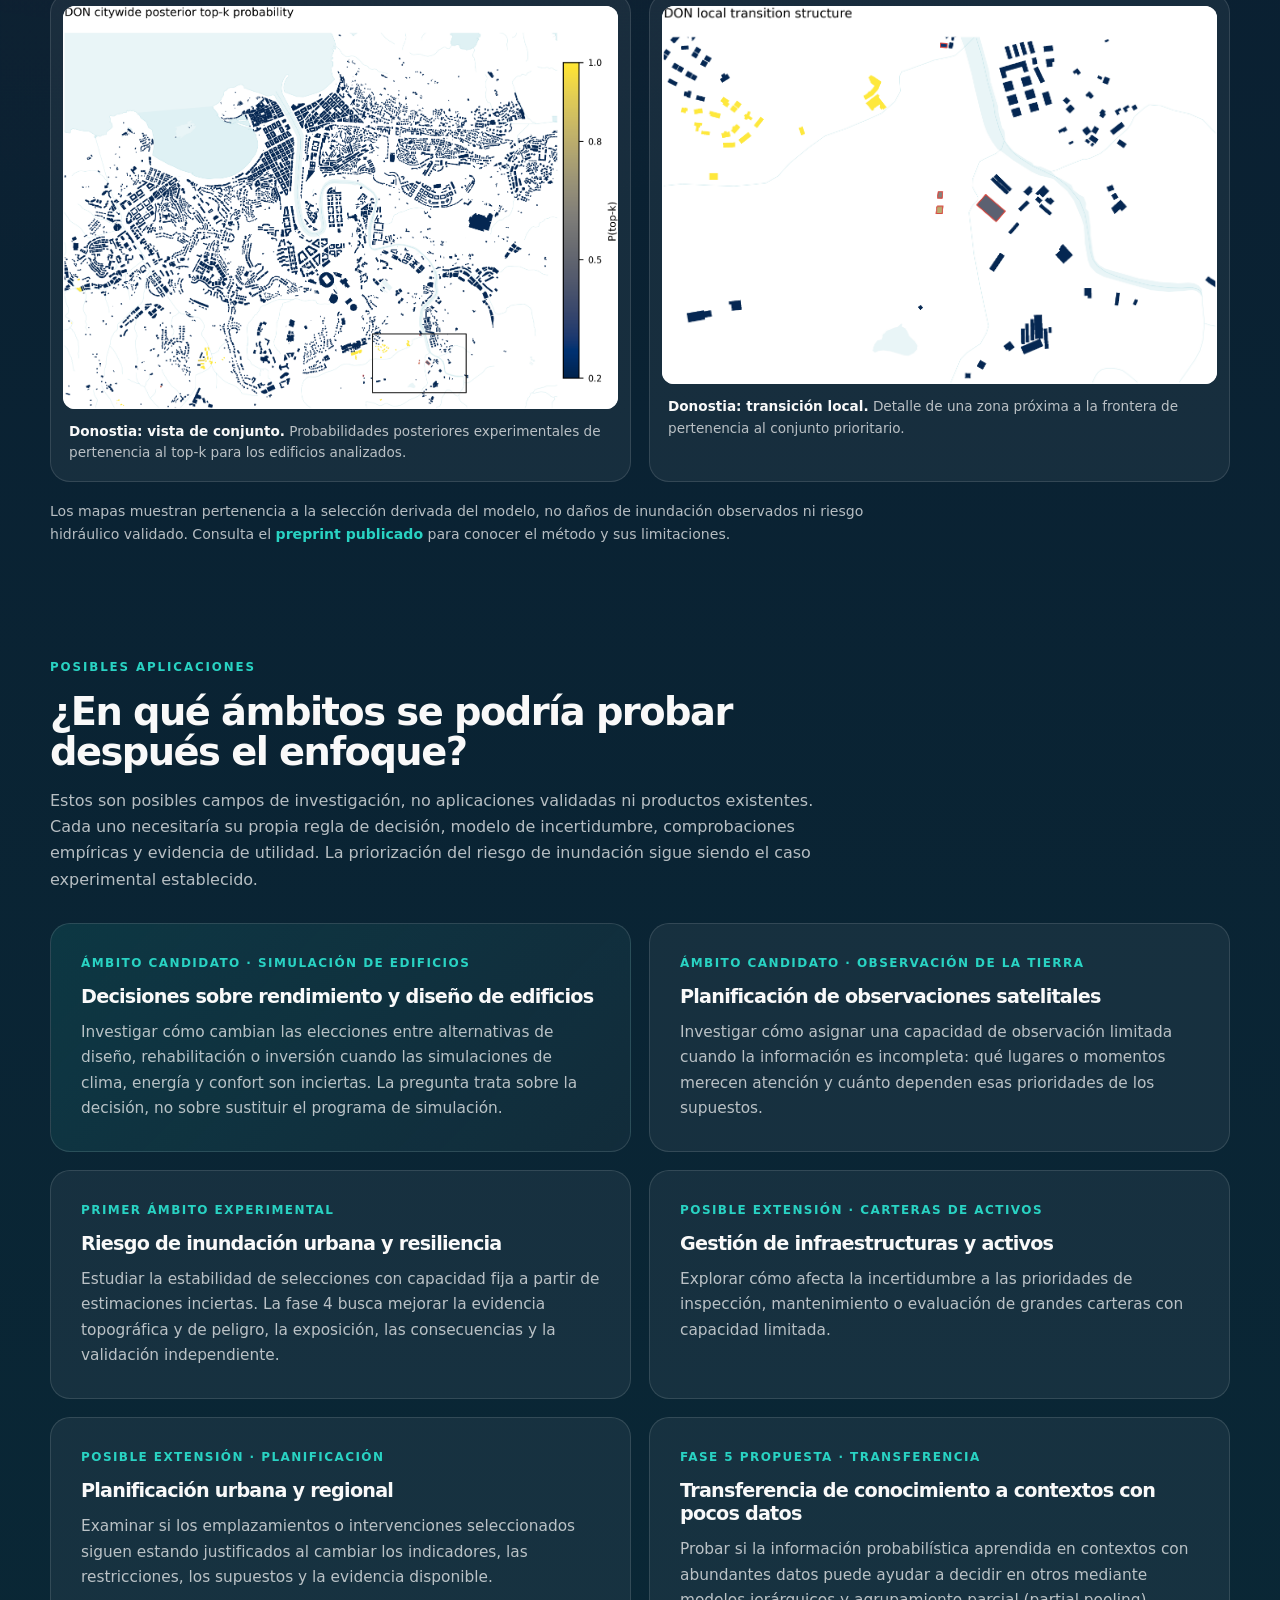
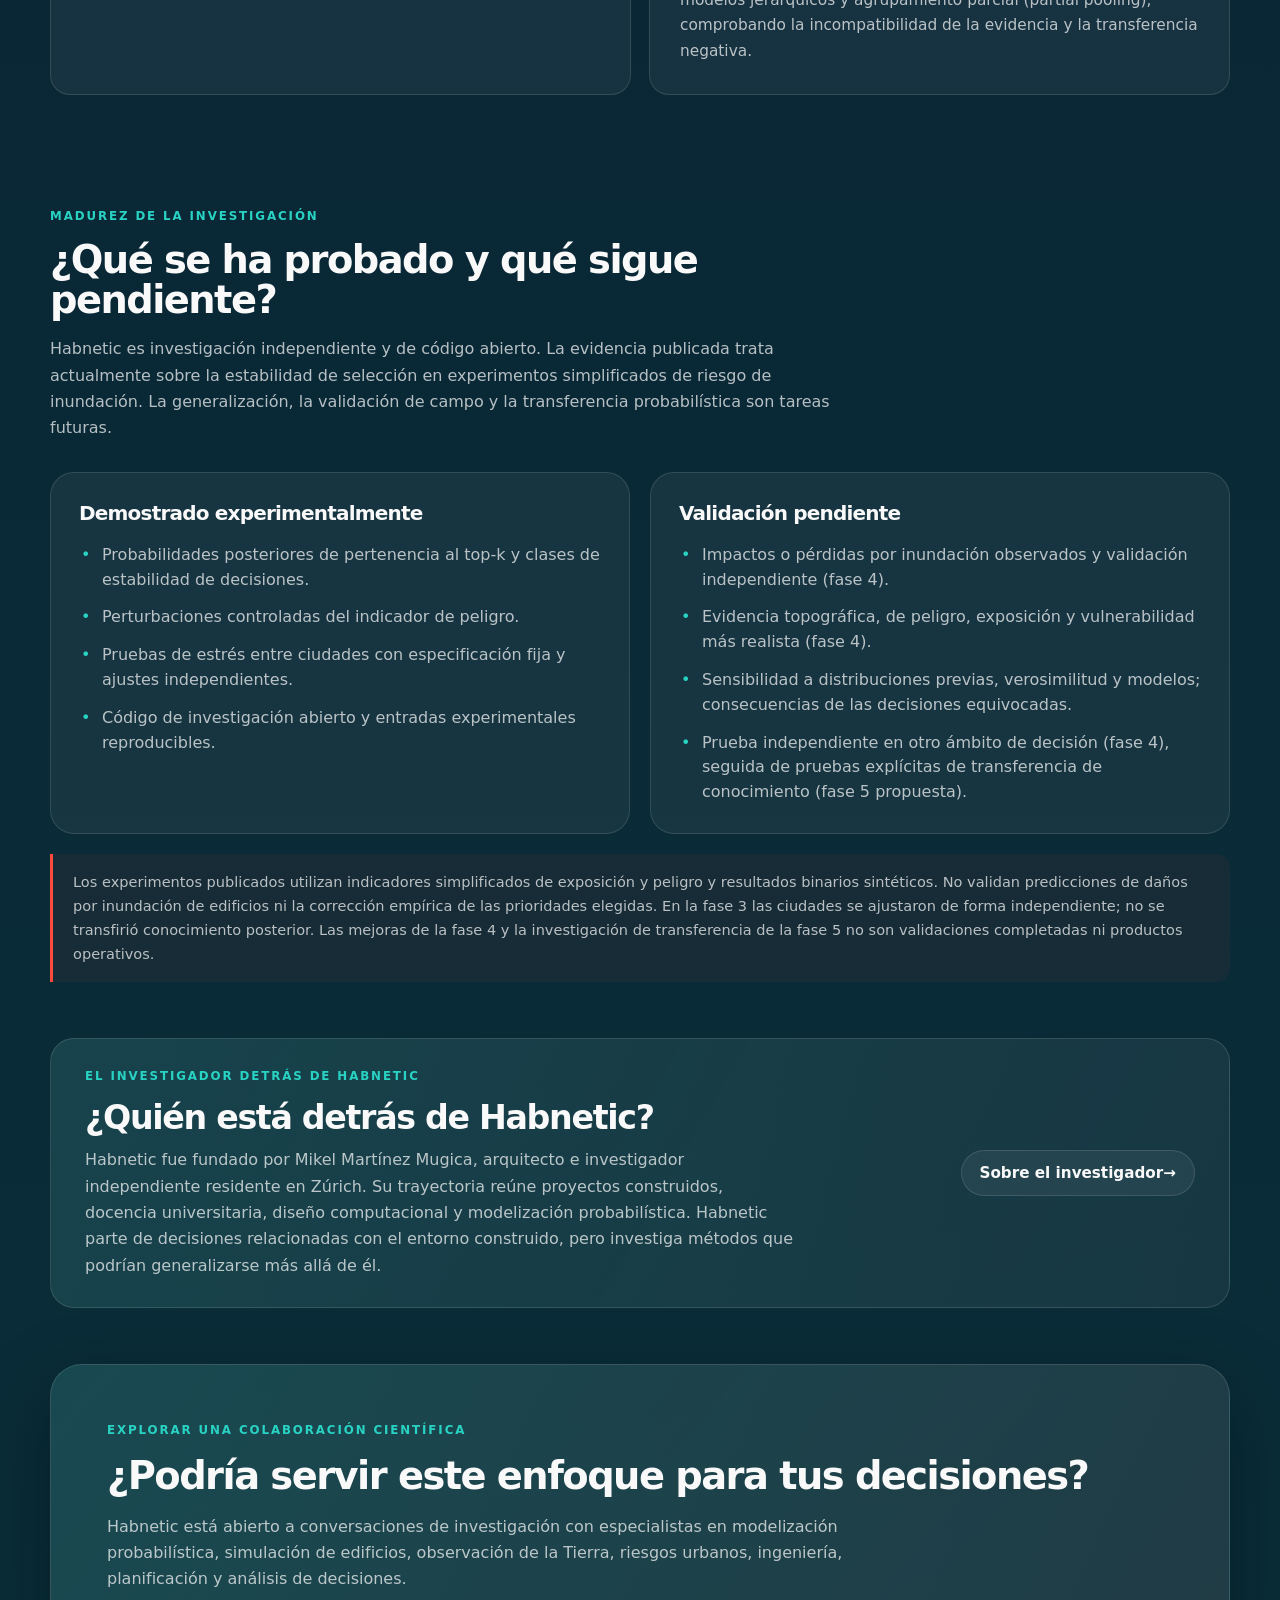
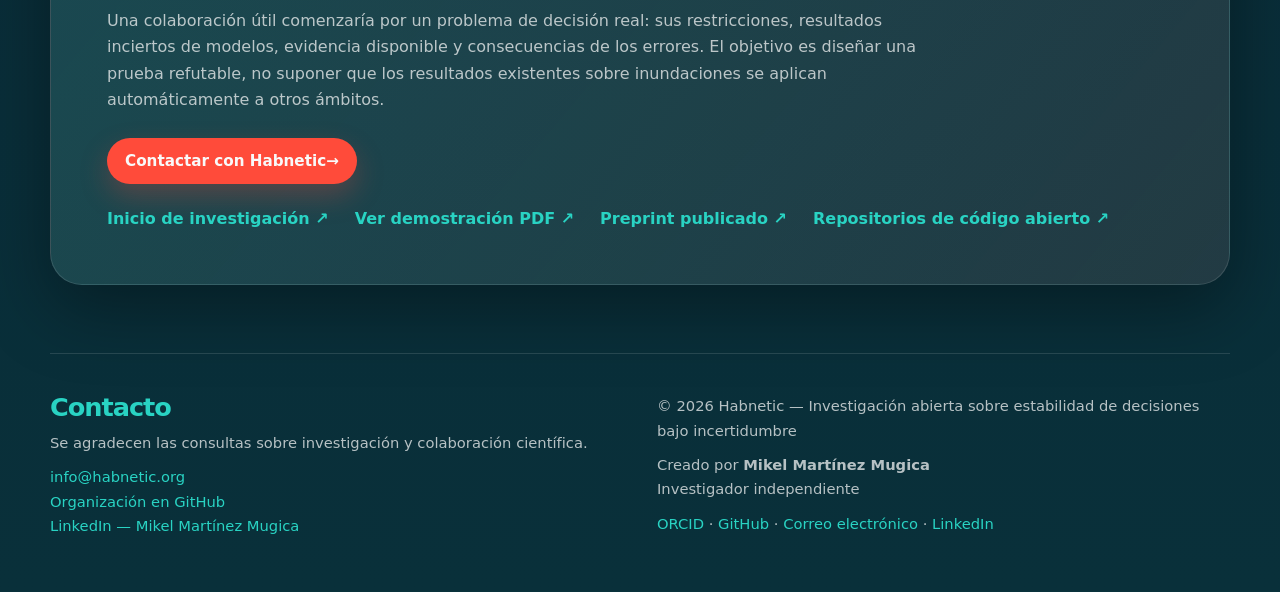
<file: es/applications/index.html>
<!DOCTYPE html>

<html lang="es">
<head>
<meta charset="utf-8"/>
<meta content="width=device-width, initial-scale=1" name="viewport"/>
<title>Aplicaciones | Habnetic — Fiabilidad de las decisiones bajo incertidumbre</title>
<meta content="Posibles aplicaciones de la investigación de Habnetic sobre decisiones bajo incertidumbre, desde simulación de edificios hasta riesgo urbano y observación de la Tierra." name="description"/>
<link href="https://habnetic.org/es/applications/" rel="canonical"/>
<meta content="Aplicaciones | Habnetic" property="og:title"/>
<meta content="Preguntas de investigación sobre decisiones en edificios, priorización de activos, observación de la Tierra y transferencia probabilística de conocimiento." property="og:description"/>
<meta content="website" property="og:type"/>
<meta content="https://habnetic.org/es/applications/" property="og:url"/>
<meta content="https://habnetic.org/assets/images/og-image.png" property="og:image"/>
<meta content="summary_large_image" name="twitter:card"/>
<link href="/assets/images/favicon.png" rel="icon" type="image/png"/>
<link href="/styles.css" rel="stylesheet"/>
<link href="/about.css" rel="stylesheet"/>
<meta content="es_ES" property="og:locale"/><link href="https://habnetic.org/applications/" hreflang="en" rel="alternate"/><link href="https://habnetic.org/de/applications/" hreflang="de-CH" rel="alternate"/><link href="https://habnetic.org/es/applications/" hreflang="es" rel="alternate"/><link href="https://habnetic.org/eu/applications/" hreflang="eu" rel="alternate"/><link href="https://habnetic.org/applications/" hreflang="x-default" rel="alternate"/><!-- Microsoft Clarity Analytics -->
<script type="text/javascript">
    (function(c,l,a,r,i,t,y){
        c[a]=c[a]||function(){(c[a].q=c[a].q||[]).push(arguments)};
        t=l.createElement(r);t.async=1;t.src="https://www.clarity.ms/tag/"+i;
        y=l.getElementsByTagName(r)[0];y.parentNode.insertBefore(t,y);
    })(window, document, "clarity", "script", "xjqiwto2h2");
</script>
</head>
<body>
<a class="skip-link" href="#main">Saltar al contenido</a>
<header class="site-header">
<a aria-label="Habnetic: inicio de investigación" class="brand" href="/es/">
<img alt="" class="brand-logo" src="/assets/images/logo.png"/>
<span>Habnetic</span>
</a>
<nav aria-label="Navegación principal" class="site-nav">
<a href="/es/">Investigación</a>
<a href="/es/#findings">Resultados</a>
<a aria-current="page" href="/es/applications/">Aplicaciones</a>
<a href="/es/#outputs">Publicaciones</a>
<a href="/es/#about">Acerca de</a>
<a href="/es/#contact">Contacto</a>
</nav>
<!-- Language switcher: links to equivalent pages in all four languages. -->
<details class="language-menu">
<summary aria-label="Elegir idioma. Idioma actual: español">
<svg aria-hidden="true" class="language-menu-icon" fill="none" stroke="currentColor" stroke-linecap="round" stroke-linejoin="round" stroke-width="1.8" viewbox="0 0 24 24"><circle cx="12" cy="12" r="9"></circle><path d="M3 12h18M12 3a15 15 0 0 1 0 18M12 3a15 15 0 0 0 0 18"></path></svg>
<span>ES</span>
<svg aria-hidden="true" class="language-menu-chevron" fill="none" stroke="currentColor" stroke-width="2" viewbox="0 0 24 24"><path d="m6 9 6 6 6-6"></path></svg>
</summary>
<div aria-label="Idiomas disponibles" class="language-menu-panel">
<a href="/applications/" hreflang="en" lang="en">English <span class="language-menu-code">EN</span></a> <a href="/de/applications/" hreflang="de-CH" lang="de-CH">Deutsch (CH) <span class="language-menu-code">DE</span></a> <a aria-current="page" href="/es/applications/" hreflang="es" lang="es">Español <span class="language-menu-code">ES</span></a> <a href="/eu/applications/" hreflang="eu" lang="eu">Euskara <span class="language-menu-code">EU</span></a>
</div>
</details>
</header>
<main id="main">
<section aria-labelledby="applications-title" class="application-hero">
<div class="application-hero-copy">
<p class="eyebrow">De la investigación a la práctica</p>
<h1 id="applications-title">¿Podemos confiar en decisiones <span>basadas en modelos inciertos?</span></h1>
<p class="lede">Un resultado aparentemente preciso no conduce necesariamente a una decisión fiable.</p>
<p>Ingenieros, profesionales de la planificación e investigadores utilizan modelos para elegir diseños, asignar inspecciones o decidir dónde recabar más evidencia. Los presupuestos limitados y las entradas inciertas pueden convertir clasificaciones aparentemente claras en decisiones difíciles.</p>
<p>Habnetic pregunta <strong>qué elecciones se mantienen estables bajo resultados plausibles de los modelos, cuáles dependen en gran medida de los supuestos y qué evidencia necesitaríamos para confiar en ellas.</strong> Su experimento publicado responde a una versión más acotada de esta pregunta en la priorización del riesgo de inundación urbana con capacidad fija.</p>
<p>Habnetic complementa los modelos y programas especializados de simulación; no los sustituye ni afirma haber validado ya las aplicaciones más amplias que propone.</p>
<div class="hero-actions">
<a class="btn btn-primary" href="#collaborate">Explorar una colaboración científica</a>
<a class="btn btn-secondary" href="/es/#findings">Consultar los resultados</a>
</div>
</div>
<aside aria-label="Ejemplo del experimento de Donostia" class="app-hero-stat">
<p class="eyebrow">Ejemplo experimental · Donostia</p>
<span class="stat-number">13</span>
<p class="stat-title">activos en la frontera de selección incierta</p>
<p class="stat-secondary"><strong style="color:var(--white)">16,67 %</strong> de la capacidad de priorización, aunque solo representan el 0,1676 % de los edificios analizados.</p>
<p class="stat-small">Con una capacidad de priorización aproximada del 1 %. Incertidumbre de pertenencia estimada por el modelo, no daños de inundación observados.</p>
</aside>
</section>
<section aria-labelledby="problem-title" class="section" id="problem">
<div class="app-section-heading">
<p class="eyebrow">El problema de decisión</p>
<h2 id="problem-title">Una clasificación no es toda la decisión</h2>
<p>Imaginemos un municipio con miles de edificios y capacidad para investigar únicamente una pequeña proporción. Un modelo de riesgo produce una clasificación y se realiza una selección. El primer estudio de Habnetic pregunta cómo cambia esa selección al variar las estimaciones del modelo. Otras decisiones pueden tener distintas restricciones y consecuencias.</p>
</div>
<div class="app-grid-3">
<article class="app-card">
<p class="card-kicker">01 · Estimar</p>
<h3>Modelizar el riesgo</h3>
<p>Los indicadores disponibles y los supuestos del modelo producen estimaciones sujetas a incertidumbre.</p>
</article>
<article class="app-card">
<p class="card-kicker">02 · Seleccionar</p>
<h3>Elegir el conjunto prioritario</h3>
<p>La capacidad limitada convierte una clasificación continua en una elección discreta: dentro o fuera del conjunto seleccionado.</p>
</article>
<article class="app-card emphasis">
<p class="card-kicker">03 · Cuestionar</p>
<h3>¿Cambiaría la selección?</h3>
<p>Algunos activos permanecen siempre seleccionados. Otros pueden cambiar de estado al variar los parámetros del modelo.</p>
</article>
</div>
<p class="app-note">Este esquema de tres pasos describe el experimento de inundaciones publicado. La estabilidad de la decisión se puede medir bajo un modelo ajustado, pero eso no demuestra por sí solo que la evidencia sea suficiente, la clasificación empíricamente correcta ni que las consecuencias de una elección equivocada resulten aceptables.</p>
</section>
<section aria-labelledby="method-title" class="section" id="method">
<div class="app-section-heading">
<p class="eyebrow">Qué investiga Habnetic</p>
<h2 id="method-title">Qué mide realmente el primer experimento</h2>
<p>En lugar de seleccionar una única vez los activos de una clasificación, la investigación los ordena y elige los <em>k</em> primeros en cada muestra posterior del modelo. La proporción de muestras en las que se selecciona un activo estima su probabilidad posterior de pertenencia al top-k.</p>
</div>
<div class="app-grid-3">
<article class="app-card">
<p class="card-kicker">Pertenencia alta</p>
<h3>Selección consistente</h3>
<p>Activos con una probabilidad posterior de inclusión en el top-k de al menos 0,8 según la convención principal del artículo.</p>
</article>
<article class="app-card emphasis">
<p class="card-kicker">Pertenencia intermedia</p>
<h3>Selección incierta</h3>
<p>Activos con probabilidades de inclusión entre 0,2 y 0,8. Constituyen la frontera incierta de decisión.</p>
</article>
<article class="app-card">
<p class="card-kicker">Pertenencia baja</p>
<h3>Exclusión consistente</h3>
<p>Activos cuya probabilidad de inclusión es, como máximo, 0,2 según la misma convención.</p>
</article>
</div>
<p class="app-note">Estos umbrales de clasificación son decisiones analíticas cuya sensibilidad se estudia en el artículo. Las probabilidades de pertenencia están condicionadas al modelo y a los datos.  <strong>No son</strong> probabilidades de inundación ni de daños físicos.</p>
</section>
<section aria-labelledby="evidence-title" class="section" id="evidence">
<div class="app-section-heading">
<p class="eyebrow">Evidencia experimental</p>
<h2 id="evidence-title">Tres ciudades, una especificación experimental</h2>
<p>Los experimentos publicados incluyen una referencia inicial en Róterdam, perturbaciones controladas del indicador de peligro y modelos ajustados de forma independiente con una especificación común en Hamburgo y Donostia–San Sebastián. Es una prueba de estrés entre ciudades, no transferencia probabilística de conocimiento entre ellas.</p>
</div>
<div class="app-grid-3 app-evidence-cities">
<article class="app-card">
<p class="card-kicker">Rotterdam</p>
<p class="card-stat">30 activos</p>
<h3>Una frontera de pertenencia estrecha</h3>
<p>Con una capacidad de priorización cercana al 1 %, solo 30 de 221.324 edificios entran en la categoría de pertenencia incierta al top-k. Un experimento separado de perturbaciones con 50.000 activos muestra una ampliación limitada de esa frontera bajo las condiciones probadas.</p>
</article>
<article class="app-card">
<p class="card-kicker">Hamburg</p>
<p class="card-stat">56 activos</p>
<h3>Prueba de estrés con especificación fija</h3>
<p>Con una capacidad de priorización comparable, 56 de 341.530 edificios presentan pertenencia incierta. El modelo se ajustó de forma independiente utilizando la misma especificación y la escala de referencia de Róterdam.</p>
</article>
<article class="app-card emphasis">
<p class="card-kicker">Donostia–San Sebastián</p>
<p class="card-stat">13 activos</p>
<h3>La capacidad da contexto a la cifra</h3>
<p>Solo 13 de 7.755 edificios presentan pertenencia incierta. Sin embargo, equivalen al 16,67 % de la capacidad de priorización (k = 78), frente al 1,36 % en Róterdam y el 1,64 % en Hamburgo.</p>
</article>
</div>
<p class="app-note app-evidence-note"><strong>Nota de investigación:</strong> La pertenencia incierta corresponde a probabilidades posteriores de inclusión en el top-k estrictamente entre 0,2 y 0,8 en el modelo estudiado. No representa incertidumbre sobre daños de inundación observados.</p>
<div class="research-images">
<figure class="research-figure">
<img alt="Mapa experimental de los edificios de Donostia con probabilidades posteriores de pertenencia al top-k, azules para baja pertenencia y amarillos para alta pertenencia" height="1000" loading="lazy" src="/assets/images/applications/DON_paper_citywide_topk_map.png?v=1.1" width="1000"/>
<figcaption><strong>Donostia: vista de conjunto.</strong> Probabilidades posteriores experimentales de pertenencia al top-k para los edificios analizados.</figcaption>
</figure>
<figure class="research-figure">
<img alt="Detalle de los edificios de Donostia con categorías amarillas y azules de pertenencia posterior al top-k cerca de una transición local" height="1000" loading="lazy" src="/assets/images/applications/DON_paper_boundary_zoom_map.png?v=1.1" width="1000"/>
<figcaption><strong>Donostia: transición local.</strong> Detalle de una zona próxima a la frontera de pertenencia al conjunto prioritario.</figcaption>
</figure>
</div>
<p class="app-note">Los mapas muestran pertenencia a la selección derivada del modelo, no daños de inundación observados ni riesgo hidráulico validado. Consulta el <a class="app-inline-link" href="https://doi.org/10.5281/zenodo.23599344" rel="noopener noreferrer" target="_blank">preprint publicado</a> para conocer el método y sus limitaciones.</p>
</section>
<section aria-labelledby="usecases-title" class="section" id="use-cases">
<div class="app-section-heading">
<p class="eyebrow">Posibles aplicaciones</p>
<h2 id="usecases-title">¿En qué ámbitos se podría probar después el enfoque?</h2>
<p>Estos son posibles campos de investigación, no aplicaciones validadas ni productos existentes. Cada uno necesitaría su propia regla de decisión, modelo de incertidumbre, comprobaciones empíricas y evidencia de utilidad. La priorización del riesgo de inundación sigue siendo el caso experimental establecido.</p>
</div>
<div class="app-usecases">
<article class="app-card emphasis">
<p class="card-kicker">Ámbito candidato · Simulación de edificios</p>
<h3>Decisiones sobre rendimiento y diseño de edificios</h3>
<p>Investigar cómo cambian las elecciones entre alternativas de diseño, rehabilitación o inversión cuando las simulaciones de clima, energía y confort son inciertas. La pregunta trata sobre la decisión, no sobre sustituir el programa de simulación.</p>
</article>
<article class="app-card">
<p class="card-kicker">Ámbito candidato · Observación de la Tierra</p>
<h3>Planificación de observaciones satelitales</h3>
<p>Investigar cómo asignar una capacidad de observación limitada cuando la información es incompleta: qué lugares o momentos merecen atención y cuánto dependen esas prioridades de los supuestos.</p>
</article>
<article class="app-card">
<p class="card-kicker">Primer ámbito experimental</p>
<h3>Riesgo de inundación urbana y resiliencia</h3>
<p>Estudiar la estabilidad de selecciones con capacidad fija a partir de estimaciones inciertas. La fase 4 busca mejorar la evidencia topográfica y de peligro, la exposición, las consecuencias y la validación independiente.</p>
</article>
<article class="app-card">
<p class="card-kicker">Posible extensión · Carteras de activos</p>
<h3>Gestión de infraestructuras y activos</h3>
<p>Explorar cómo afecta la incertidumbre a las prioridades de inspección, mantenimiento o evaluación de grandes carteras con capacidad limitada.</p>
</article>
<article class="app-card">
<p class="card-kicker">Posible extensión · Planificación</p>
<h3>Planificación urbana y regional</h3>
<p>Examinar si los emplazamientos o intervenciones seleccionados siguen estando justificados al cambiar los indicadores, las restricciones, los supuestos y la evidencia disponible.</p>
</article>
<article class="app-card">
<p class="card-kicker">Fase 5 propuesta · Transferencia</p>
<h3>Transferencia de conocimiento a contextos con pocos datos</h3>
<p>Probar si la información probabilística aprendida en contextos con abundantes datos puede ayudar a decidir en otros mediante modelos jerárquicos y agrupamiento parcial (partial pooling), comprobando la incompatibilidad de la evidencia y la transferencia negativa.</p>
</article>
</div>
</section>
<section aria-labelledby="limits-title" class="section" id="limitations">
<div class="app-section-heading">
<p class="eyebrow">Madurez de la investigación</p>
<h2 id="limits-title">¿Qué se ha probado y qué sigue pendiente?</h2>
<p>Habnetic es investigación independiente y de código abierto. La evidencia publicada trata actualmente sobre la estabilidad de selección en experimentos simplificados de riesgo de inundación. La generalización, la validación de campo y la transferencia probabilística son tareas futuras.</p>
</div>
<div class="app-limits">
<article>
<h3>Demostrado experimentalmente</h3>
<ul>
<li>Probabilidades posteriores de pertenencia al top-k y clases de estabilidad de decisiones.</li>
<li>Perturbaciones controladas del indicador de peligro.</li>
<li>Pruebas de estrés entre ciudades con especificación fija y ajustes independientes.</li>
<li>Código de investigación abierto y entradas experimentales reproducibles.</li>
</ul>
</article>
<article>
<h3>Validación pendiente</h3>
<ul>
<li>Impactos o pérdidas por inundación observados y validación independiente (fase 4).</li>
<li>Evidencia topográfica, de peligro, exposición y vulnerabilidad más realista (fase 4).</li>
<li>Sensibilidad a distribuciones previas, verosimilitud y modelos; consecuencias de las decisiones equivocadas.</li>
<li>Prueba independiente en otro ámbito de decisión (fase 4), seguida de pruebas explícitas de transferencia de conocimiento (fase 5 propuesta).</li>
</ul>
</article>
</div>
<p class="app-disclaimer">Los experimentos publicados utilizan indicadores simplificados de exposición y peligro y resultados binarios sintéticos. No validan predicciones de daños por inundación de edificios ni la corrección empírica de las prioridades elegidas. En la fase 3 las ciudades se ajustaron de forma independiente; no se transfirió conocimiento posterior. Las mejoras de la fase 4 y la investigación de transferencia de la fase 5 no son validaciones completadas ni productos operativos.</p>
</section>
<!-- Concise author introduction; the full biography belongs on Research -->
<aside aria-labelledby="researcher-teaser-title" class="section researcher-teaser">
<div>
<p class="eyebrow">El investigador detrás de Habnetic</p>
<h2 id="researcher-teaser-title">¿Quién está detrás de Habnetic?</h2>
<p>Habnetic fue fundado por Mikel Martínez Mugica, arquitecto e investigador independiente residente en Zúrich. Su trayectoria reúne proyectos construidos, docencia universitaria, diseño computacional y modelización probabilística. Habnetic parte de decisiones relacionadas con el entorno construido, pero investiga métodos que podrían generalizarse más allá de él.</p>
</div>
<a class="btn btn-secondary" href="/es/#researcher">Sobre el investigador <span aria-hidden="true">→</span></a>
</aside>
<section aria-labelledby="collaborate-title" class="section" id="collaborate">
<div class="app-collaboration">
<p class="eyebrow">Explorar una colaboración científica</p>
<h2 id="collaborate-title">¿Podría servir este enfoque para tus decisiones?</h2>
<p>Habnetic está abierto a conversaciones de investigación con especialistas en modelización probabilística, simulación de edificios, observación de la Tierra, riesgos urbanos, ingeniería, planificación y análisis de decisiones.</p>
<p>Una colaboración útil comenzaría por un problema de decisión real: sus restricciones, resultados inciertos de modelos, evidencia disponible y consecuencias de los errores. El objetivo es diseñar una prueba refutable, no suponer que los resultados existentes sobre inundaciones se aplican automáticamente a otros ámbitos.</p>
<a class="btn btn-primary" href="mailto:info@habnetic.org?subject=Habnetic%20research%20collaboration">Contactar con Habnetic <span aria-hidden="true">→</span></a>
<div aria-label="Recursos científicos" class="app-resources">
<a href="/es/">Inicio de investigación ↗</a>
<a href="/assets/docs/habnetic_demo.pdf">Ver demostración PDF ↗</a>
<a href="https://doi.org/10.5281/zenodo.23599344" rel="noopener noreferrer" target="_blank">Preprint publicado ↗</a>
<a href="https://github.com/Habnetic" rel="noopener noreferrer" target="_blank">Repositorios de código abierto ↗</a>
</div>
</div>
</section>
</main>
<footer class="site-footer" id="contact">
<div>
<h2>Contacto</h2>
<p>Se agradecen las consultas sobre investigación y colaboración científica.</p>
<p>
<a href="mailto:info@habnetic.org">info@habnetic.org</a><br/>
<a href="https://github.com/Habnetic" rel="noopener noreferrer" target="_blank">Organización en GitHub</a><br/>
<a href="https://www.linkedin.com/in/mikel-martinez-6a2a9635/" rel="noopener noreferrer" target="_blank">LinkedIn — Mikel Martínez Mugica</a>
</p>
</div>
<div>
<p>© 2026 Habnetic — Investigación abierta sobre estabilidad de decisiones bajo incertidumbre</p>
<p>Creado por <strong>Mikel Martínez Mugica</strong><br/>Investigador independiente</p>
<p>
<a href="https://orcid.org/0009-0006-5170-4405" rel="noopener noreferrer" target="_blank">ORCID</a> ·
        <a href="https://github.com/Habnetic" rel="noopener noreferrer" target="_blank">GitHub</a> ·
        <a href="mailto:info@habnetic.org">Correo electrónico</a> ·
        <a href="https://www.linkedin.com/in/mikel-martinez-6a2a9635/" rel="noopener noreferrer" target="_blank">LinkedIn</a>
</p>
</div>
</footer>
</body>
</html>
</file>
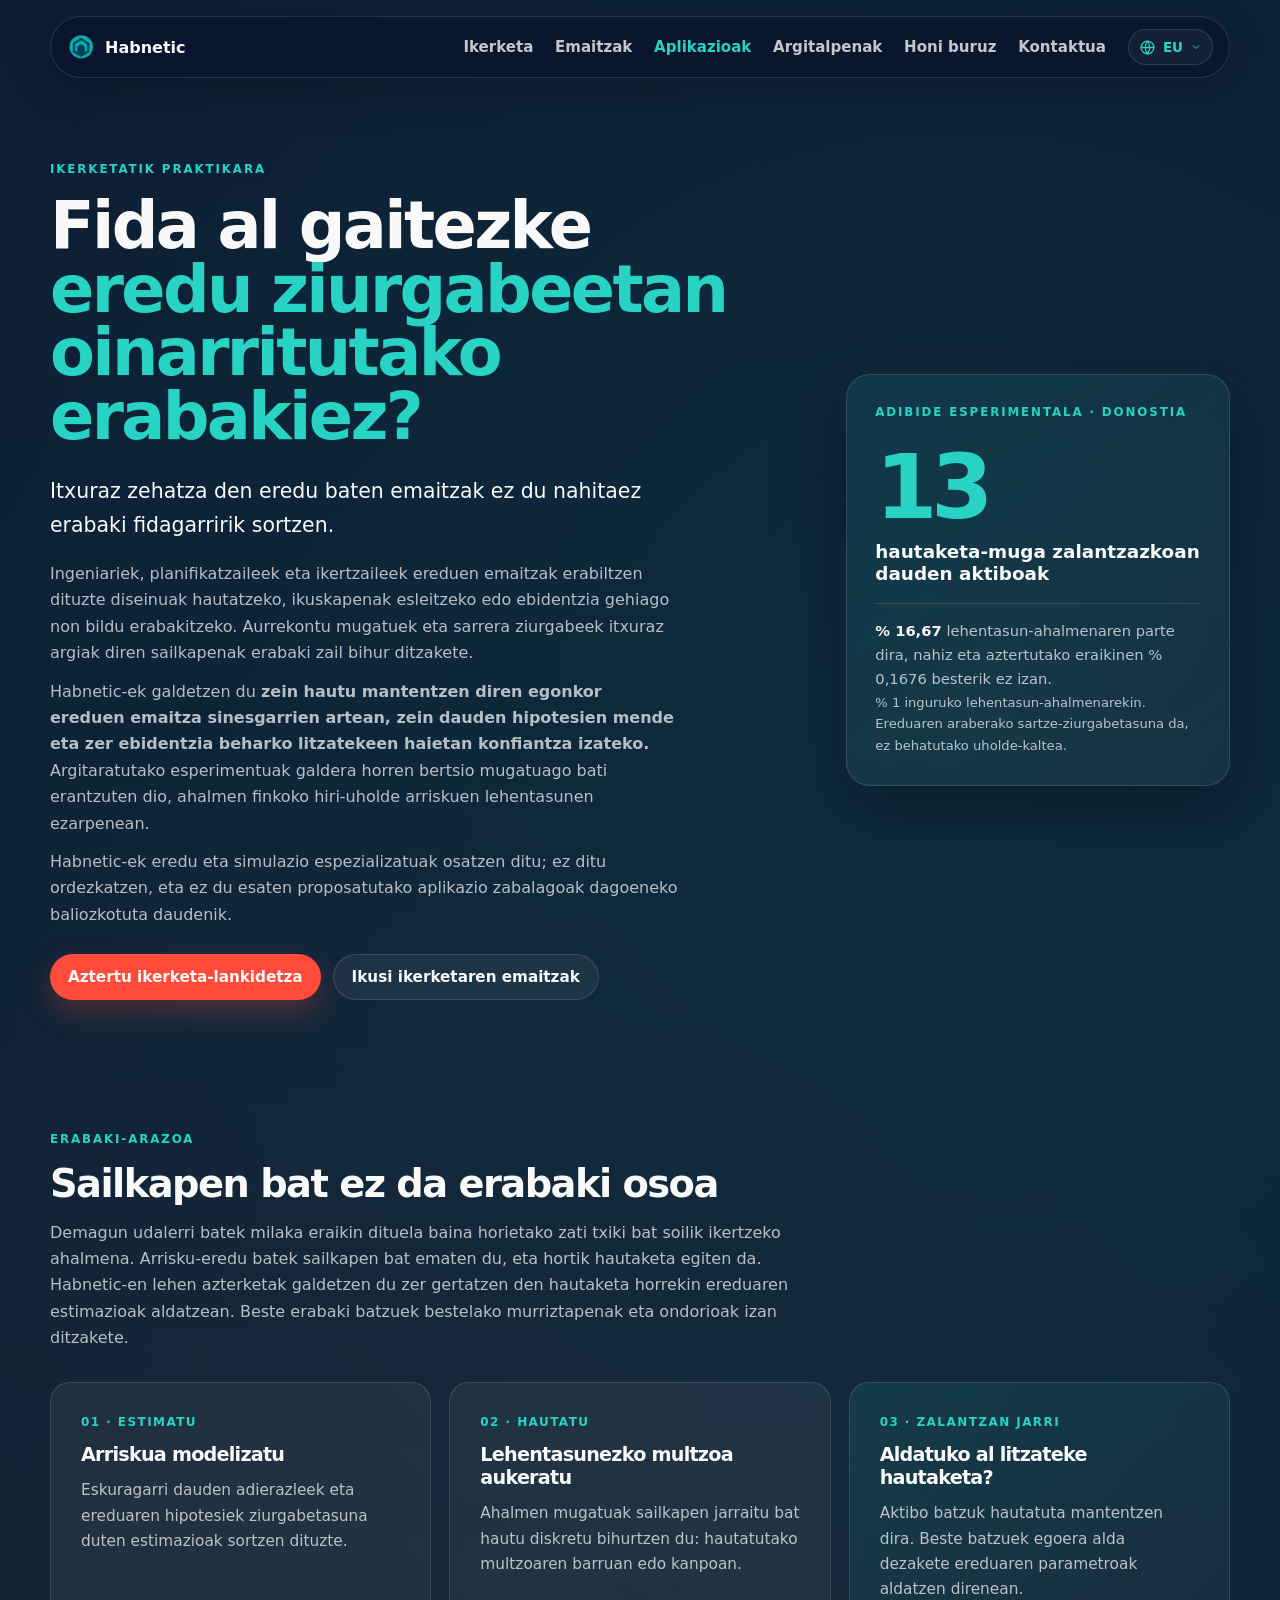
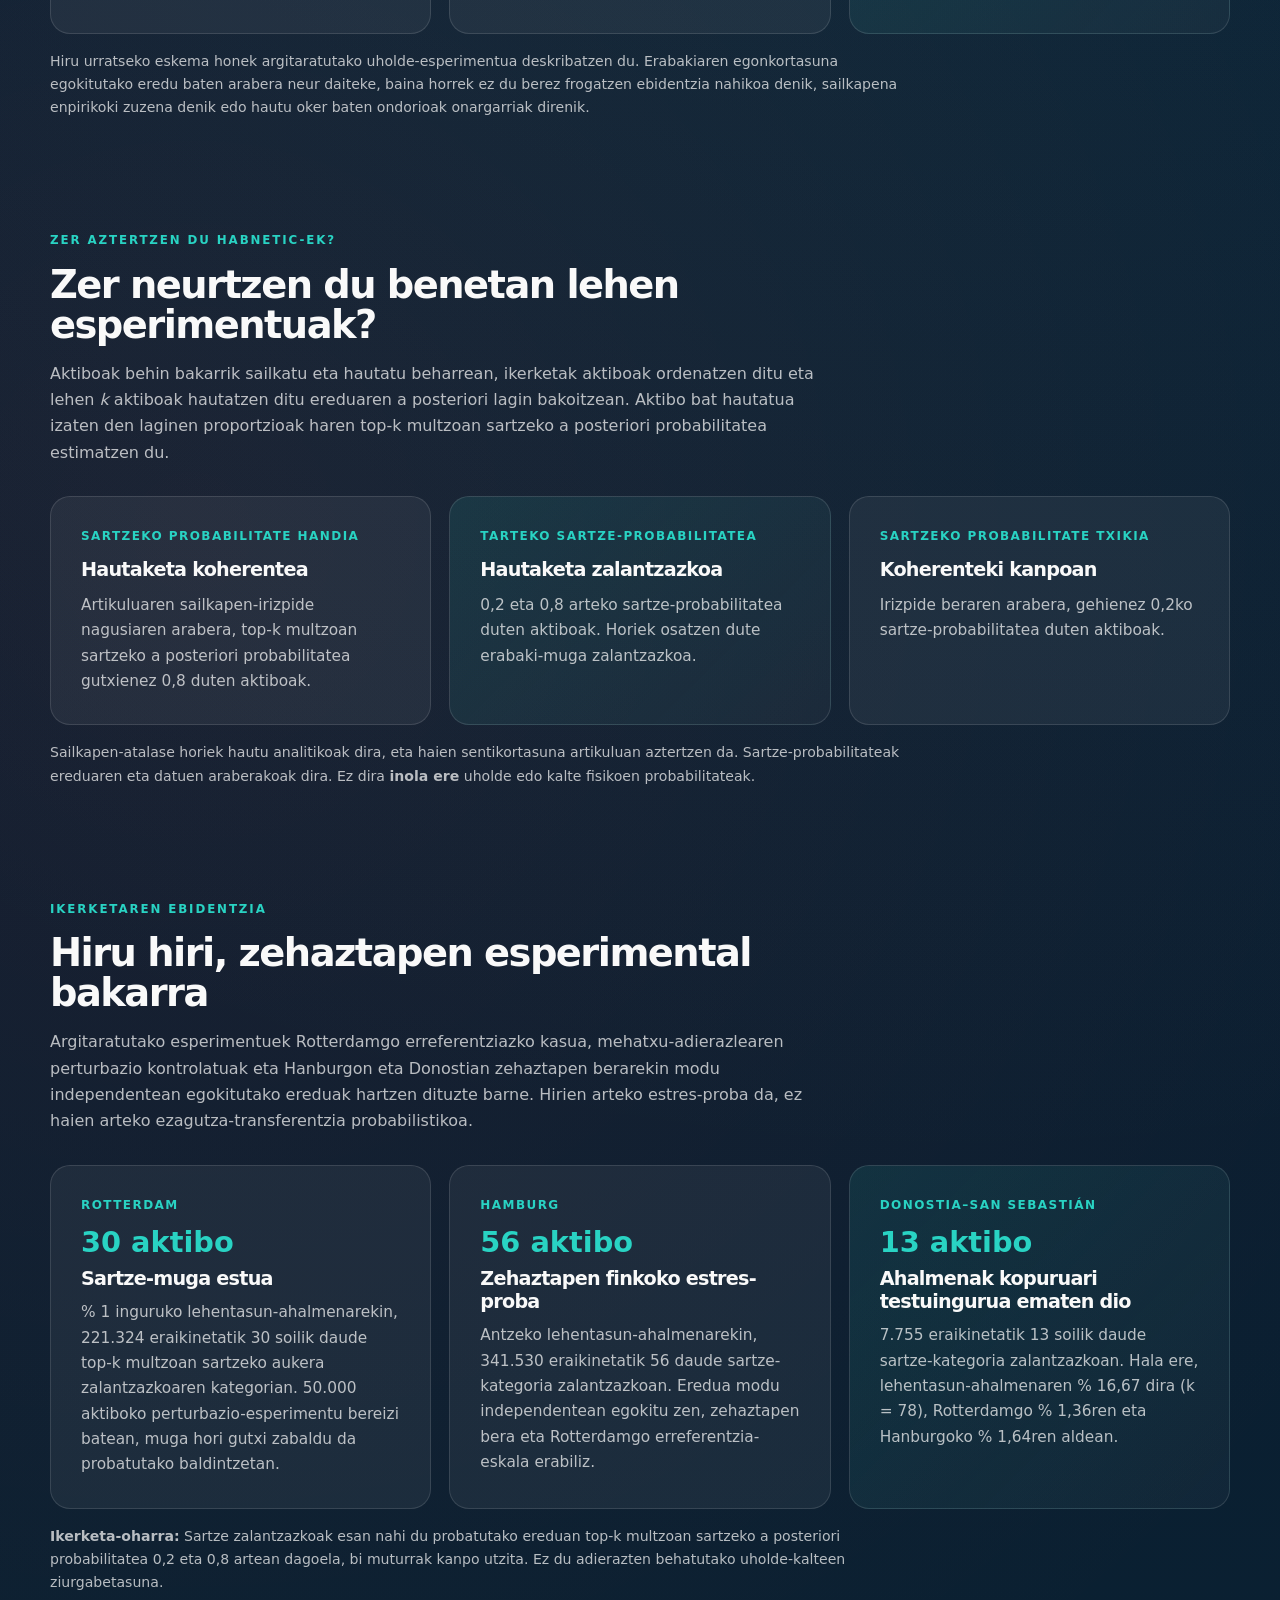
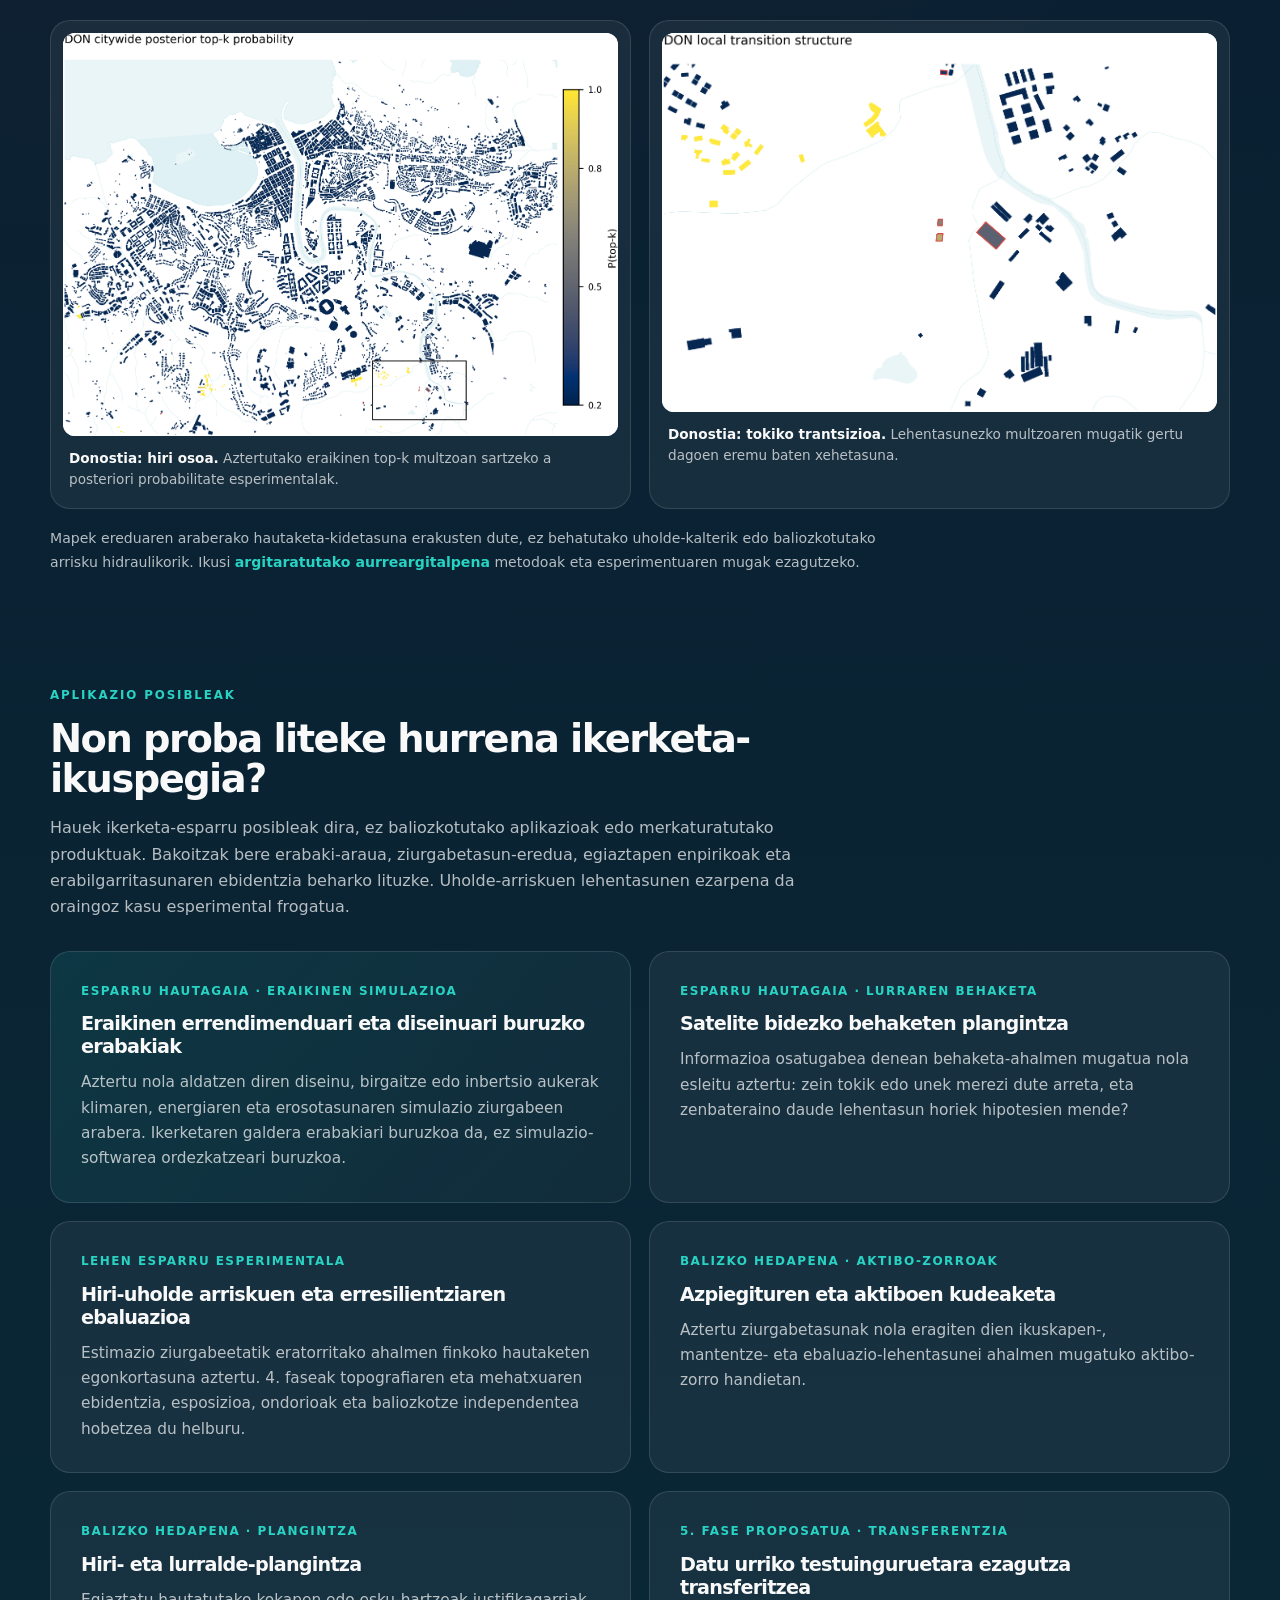
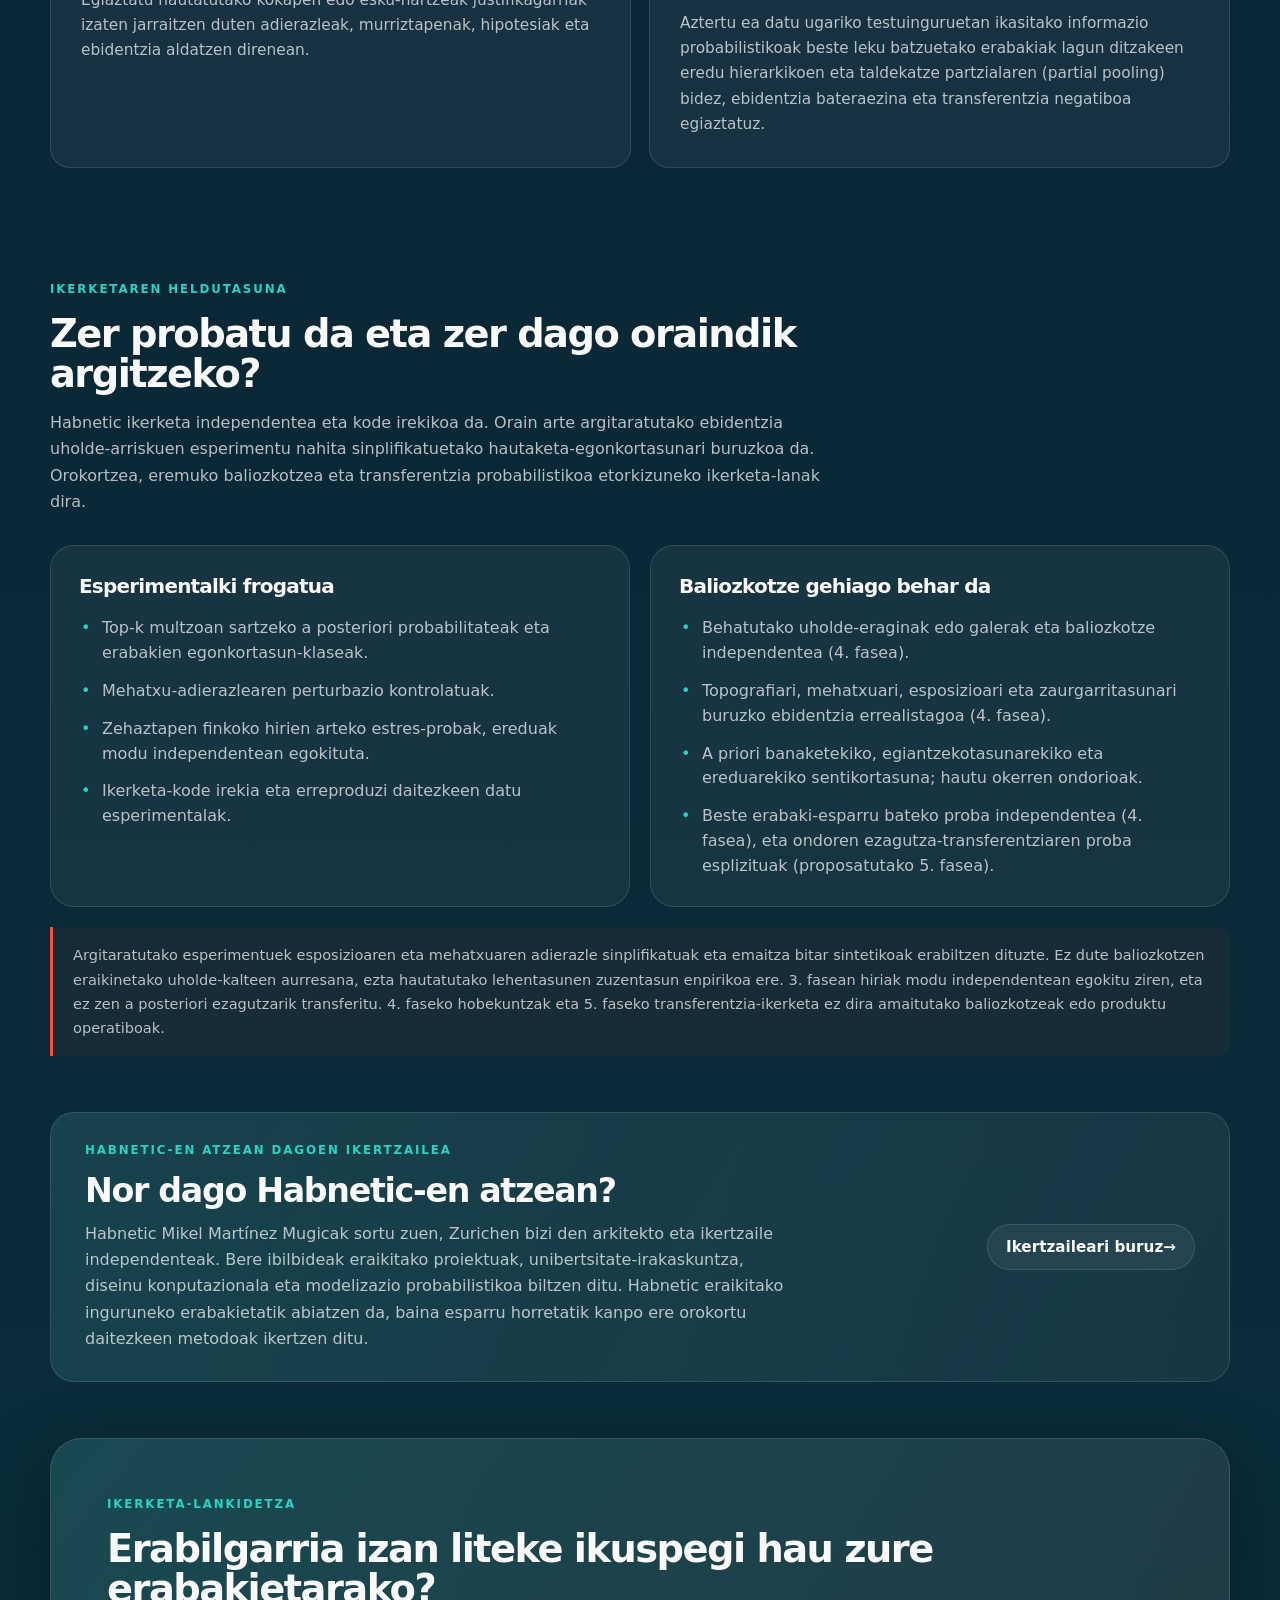
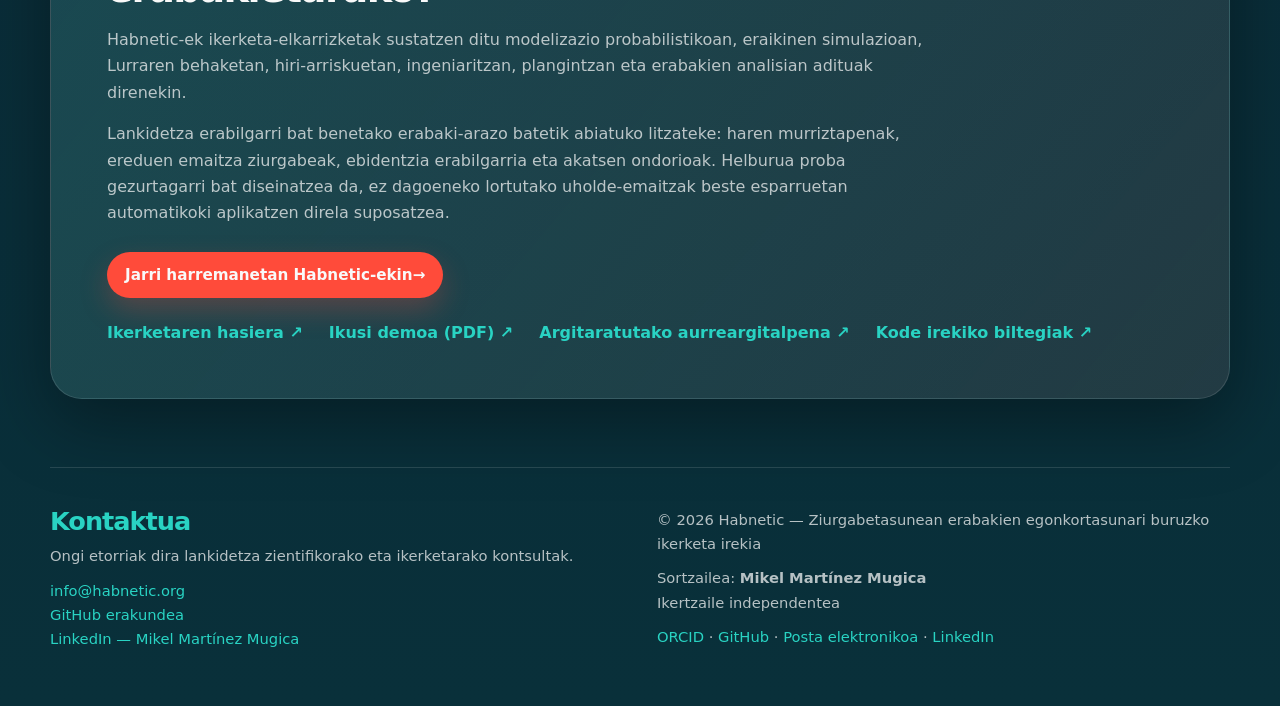
<file: eu/applications/index.html>
<!DOCTYPE html>

<html lang="eu">
<head>
<meta charset="utf-8"/>
<meta content="width=device-width, initial-scale=1" name="viewport"/>
<title>Aplikazioak | Habnetic — Ziurgabetasunean erabakien fidagarritasuna</title>
<meta content="Habnetic-en ikerketaren aplikazio posibleak: ziurgabetasuneko erabakiak, eraikinen simulazioa, hiri-arriskuak eta Lurraren behaketa." name="description"/>
<link href="https://habnetic.org/eu/applications/" rel="canonical"/>
<meta content="Aplikazioak | Habnetic" property="og:title"/>
<meta content="Eraikinen erabakiei, aktiboen lehentasunei, Lurraren behaketari eta ezagutza-transferentzia probabilistikoari buruzko ikerketa-galderak." property="og:description"/>
<meta content="website" property="og:type"/>
<meta content="https://habnetic.org/eu/applications/" property="og:url"/>
<meta content="https://habnetic.org/assets/images/og-image.png" property="og:image"/>
<meta content="summary_large_image" name="twitter:card"/>
<link href="/assets/images/favicon.png" rel="icon" type="image/png"/>
<link href="/styles.css" rel="stylesheet"/>
<link href="/about.css" rel="stylesheet"/>
<meta content="eu_ES" property="og:locale"/><link href="https://habnetic.org/applications/" hreflang="en" rel="alternate"/><link href="https://habnetic.org/de/applications/" hreflang="de-CH" rel="alternate"/><link href="https://habnetic.org/es/applications/" hreflang="es" rel="alternate"/><link href="https://habnetic.org/eu/applications/" hreflang="eu" rel="alternate"/><link href="https://habnetic.org/applications/" hreflang="x-default" rel="alternate"/><!-- Microsoft Clarity Analytics -->
<script type="text/javascript">
    (function(c,l,a,r,i,t,y){
        c[a]=c[a]||function(){(c[a].q=c[a].q||[]).push(arguments)};
        t=l.createElement(r);t.async=1;t.src="https://www.clarity.ms/tag/"+i;
        y=l.getElementsByTagName(r)[0];y.parentNode.insertBefore(t,y);
    })(window, document, "clarity", "script", "xjqiwto2h2");
</script>
</head>
<body>
<a class="skip-link" href="#main">Edukira joan</a>
<header class="site-header">
<a aria-label="Habnetic: ikerketaren hasiera" class="brand" href="/eu/">
<img alt="" class="brand-logo" src="/assets/images/logo.png"/>
<span>Habnetic</span>
</a>
<nav aria-label="Nabigazio nagusia" class="site-nav">
<a href="/eu/">Ikerketa</a>
<a href="/eu/#findings">Emaitzak</a>
<a aria-current="page" href="/eu/applications/">Aplikazioak</a>
<a href="/eu/#outputs">Argitalpenak</a>
<a href="/eu/#about">Honi buruz</a>
<a href="/eu/#contact">Kontaktua</a>
</nav>
<!-- Language switcher: links to equivalent pages in all four languages. -->
<details class="language-menu">
<summary aria-label="Hautatu hizkuntza. Uneko hizkuntza: euskara">
<svg aria-hidden="true" class="language-menu-icon" fill="none" stroke="currentColor" stroke-linecap="round" stroke-linejoin="round" stroke-width="1.8" viewbox="0 0 24 24"><circle cx="12" cy="12" r="9"></circle><path d="M3 12h18M12 3a15 15 0 0 1 0 18M12 3a15 15 0 0 0 0 18"></path></svg>
<span>EU</span>
<svg aria-hidden="true" class="language-menu-chevron" fill="none" stroke="currentColor" stroke-width="2" viewbox="0 0 24 24"><path d="m6 9 6 6 6-6"></path></svg>
</summary>
<div aria-label="Hizkuntza erabilgarriak" class="language-menu-panel">
<a href="/applications/" hreflang="en" lang="en">English <span class="language-menu-code">EN</span></a> <a href="/de/applications/" hreflang="de-CH" lang="de-CH">Deutsch (CH) <span class="language-menu-code">DE</span></a> <a href="/es/applications/" hreflang="es" lang="es">Español <span class="language-menu-code">ES</span></a> <a aria-current="page" href="/eu/applications/" hreflang="eu" lang="eu">Euskara <span class="language-menu-code">EU</span></a>
</div>
</details>
</header>
<main id="main">
<section aria-labelledby="applications-title" class="application-hero">
<div class="application-hero-copy">
<p class="eyebrow">Ikerketatik praktikara</p>
<h1 id="applications-title">Fida al gaitezke <span>eredu ziurgabeetan oinarritutako erabakiez?</span></h1>
<p class="lede">Itxuraz zehatza den eredu baten emaitzak ez du nahitaez erabaki fidagarririk sortzen.</p>
<p>Ingeniariek, planifikatzaileek eta ikertzaileek ereduen emaitzak erabiltzen dituzte diseinuak hautatzeko, ikuskapenak esleitzeko edo ebidentzia gehiago non bildu erabakitzeko. Aurrekontu mugatuek eta sarrera ziurgabeek itxuraz argiak diren sailkapenak erabaki zail bihur ditzakete.</p>
<p>Habnetic-ek galdetzen du <strong>zein hautu mantentzen diren egonkor ereduen emaitza sinesgarrien artean, zein dauden hipotesien mende eta zer ebidentzia beharko litzatekeen haietan konfiantza izateko.</strong> Argitaratutako esperimentuak galdera horren bertsio mugatuago bati erantzuten dio, ahalmen finkoko hiri-uholde arriskuen lehentasunen ezarpenean.</p>
<p>Habnetic-ek eredu eta simulazio espezializatuak osatzen ditu; ez ditu ordezkatzen, eta ez du esaten proposatutako aplikazio zabalagoak dagoeneko baliozkotuta daudenik.</p>
<div class="hero-actions">
<a class="btn btn-primary" href="#collaborate">Aztertu ikerketa-lankidetza</a>
<a class="btn btn-secondary" href="/eu/#findings">Ikusi ikerketaren emaitzak</a>
</div>
</div>
<aside aria-label="Donostiako ikerketa-esperimentuaren adibidea" class="app-hero-stat">
<p class="eyebrow">Adibide esperimentala · Donostia</p>
<span class="stat-number">13</span>
<p class="stat-title">hautaketa-muga zalantzazkoan dauden aktiboak</p>
<p class="stat-secondary"><strong style="color:var(--white)">% 16,67</strong> lehentasun-ahalmenaren parte dira, nahiz eta aztertutako eraikinen % 0,1676 besterik ez izan.</p>
<p class="stat-small">% 1 inguruko lehentasun-ahalmenarekin. Ereduaren araberako sartze-ziurgabetasuna da, ez behatutako uholde-kaltea.</p>
</aside>
</section>
<section aria-labelledby="problem-title" class="section" id="problem">
<div class="app-section-heading">
<p class="eyebrow">Erabaki-arazoa</p>
<h2 id="problem-title">Sailkapen bat ez da erabaki osoa</h2>
<p>Demagun udalerri batek milaka eraikin dituela baina horietako zati txiki bat soilik ikertzeko ahalmena. Arrisku-eredu batek sailkapen bat ematen du, eta hortik hautaketa egiten da. Habnetic-en lehen azterketak galdetzen du zer gertatzen den hautaketa horrekin ereduaren estimazioak aldatzean. Beste erabaki batzuek bestelako murriztapenak eta ondorioak izan ditzakete.</p>
</div>
<div class="app-grid-3">
<article class="app-card">
<p class="card-kicker">01 · Estimatu</p>
<h3>Arriskua modelizatu</h3>
<p>Eskuragarri dauden adierazleek eta ereduaren hipotesiek ziurgabetasuna duten estimazioak sortzen dituzte.</p>
</article>
<article class="app-card">
<p class="card-kicker">02 · Hautatu</p>
<h3>Lehentasunezko multzoa aukeratu</h3>
<p>Ahalmen mugatuak sailkapen jarraitu bat hautu diskretu bihurtzen du: hautatutako multzoaren barruan edo kanpoan.</p>
</article>
<article class="app-card emphasis">
<p class="card-kicker">03 · Zalantzan jarri</p>
<h3>Aldatuko al litzateke hautaketa?</h3>
<p>Aktibo batzuk hautatuta mantentzen dira. Beste batzuek egoera alda dezakete ereduaren parametroak aldatzen direnean.</p>
</article>
</div>
<p class="app-note">Hiru urratseko eskema honek argitaratutako uholde-esperimentua deskribatzen du. Erabakiaren egonkortasuna egokitutako eredu baten arabera neur daiteke, baina horrek ez du berez frogatzen ebidentzia nahikoa denik, sailkapena enpirikoki zuzena denik edo hautu oker baten ondorioak onargarriak direnik.</p>
</section>
<section aria-labelledby="method-title" class="section" id="method">
<div class="app-section-heading">
<p class="eyebrow">Zer aztertzen du Habnetic-ek?</p>
<h2 id="method-title">Zer neurtzen du benetan lehen esperimentuak?</h2>
<p>Aktiboak behin bakarrik sailkatu eta hautatu beharrean, ikerketak aktiboak ordenatzen ditu eta lehen <em>k</em> aktiboak hautatzen ditu ereduaren a posteriori lagin bakoitzean. Aktibo bat hautatua izaten den laginen proportzioak haren top-k multzoan sartzeko a posteriori probabilitatea estimatzen du.</p>
</div>
<div class="app-grid-3">
<article class="app-card">
<p class="card-kicker">Sartzeko probabilitate handia</p>
<h3>Hautaketa koherentea</h3>
<p>Artikuluaren sailkapen-irizpide nagusiaren arabera, top-k multzoan sartzeko a posteriori probabilitatea gutxienez 0,8 duten aktiboak.</p>
</article>
<article class="app-card emphasis">
<p class="card-kicker">Tarteko sartze-probabilitatea</p>
<h3>Hautaketa zalantzazkoa</h3>
<p>0,2 eta 0,8 arteko sartze-probabilitatea duten aktiboak. Horiek osatzen dute erabaki-muga zalantzazkoa.</p>
</article>
<article class="app-card">
<p class="card-kicker">Sartzeko probabilitate txikia</p>
<h3>Koherenteki kanpoan</h3>
<p>Irizpide beraren arabera, gehienez 0,2ko sartze-probabilitatea duten aktiboak.</p>
</article>
</div>
<p class="app-note">Sailkapen-atalase horiek hautu analitikoak dira, eta haien sentikortasuna artikuluan aztertzen da. Sartze-probabilitateak ereduaren eta datuen araberakoak dira. Ez dira <strong>inola ere</strong> uholde edo kalte fisikoen probabilitateak.</p>
</section>
<section aria-labelledby="evidence-title" class="section" id="evidence">
<div class="app-section-heading">
<p class="eyebrow">Ikerketaren ebidentzia</p>
<h2 id="evidence-title">Hiru hiri, zehaztapen esperimental bakarra</h2>
<p>Argitaratutako esperimentuek Rotterdamgo erreferentziazko kasua, mehatxu-adierazlearen perturbazio kontrolatuak eta Hanburgon eta Donostian zehaztapen berarekin modu independentean egokitutako ereduak hartzen dituzte barne. Hirien arteko estres-proba da, ez haien arteko ezagutza-transferentzia probabilistikoa.</p>
</div>
<div class="app-grid-3 app-evidence-cities">
<article class="app-card">
<p class="card-kicker">Rotterdam</p>
<p class="card-stat">30 aktibo</p>
<h3>Sartze-muga estua</h3>
<p>% 1 inguruko lehentasun-ahalmenarekin, 221.324 eraikinetatik 30 soilik daude top-k multzoan sartzeko aukera zalantzazkoaren kategorian. 50.000 aktiboko perturbazio-esperimentu bereizi batean, muga hori gutxi zabaldu da probatutako baldintzetan.</p>
</article>
<article class="app-card">
<p class="card-kicker">Hamburg</p>
<p class="card-stat">56 aktibo</p>
<h3>Zehaztapen finkoko estres-proba</h3>
<p>Antzeko lehentasun-ahalmenarekin, 341.530 eraikinetatik 56 daude sartze-kategoria zalantzazkoan. Eredua modu independentean egokitu zen, zehaztapen bera eta Rotterdamgo erreferentzia-eskala erabiliz.</p>
</article>
<article class="app-card emphasis">
<p class="card-kicker">Donostia–San Sebastián</p>
<p class="card-stat">13 aktibo</p>
<h3>Ahalmenak kopuruari testuingurua ematen dio</h3>
<p>7.755 eraikinetatik 13 soilik daude sartze-kategoria zalantzazkoan. Hala ere, lehentasun-ahalmenaren % 16,67 dira (k = 78), Rotterdamgo % 1,36ren eta Hanburgoko % 1,64ren aldean.</p>
</article>
</div>
<p class="app-note app-evidence-note"><strong>Ikerketa-oharra:</strong> Sartze zalantzazkoak esan nahi du probatutako ereduan top-k multzoan sartzeko a posteriori probabilitatea 0,2 eta 0,8 artean dagoela, bi muturrak kanpo utzita. Ez du adierazten behatutako uholde-kalteen ziurgabetasuna.</p>
<div class="research-images">
<figure class="research-figure">
<img alt="Donostiako eraikinen mapa esperimentala: top-k multzoan sartzeko a posteriori probabilitateak, urdinez probabilitate txikiak eta horiz handiak" height="1000" loading="lazy" src="/assets/images/applications/DON_paper_citywide_topk_map.png?v=1.1" width="1000"/>
<figcaption><strong>Donostia: hiri osoa.</strong> Aztertutako eraikinen top-k multzoan sartzeko a posteriori probabilitate esperimentalak.</figcaption>
</figure>
<figure class="research-figure">
<img alt="Donostiako eraikinen xehetasun-mapa, top-k multzoko kategoria urdinak eta horiak tokiko trantsizio baten inguruan" height="1000" loading="lazy" src="/assets/images/applications/DON_paper_boundary_zoom_map.png?v=1.1" width="1000"/>
<figcaption><strong>Donostia: tokiko trantsizioa.</strong> Lehentasunezko multzoaren mugatik gertu dagoen eremu baten xehetasuna.</figcaption>
</figure>
</div>
<p class="app-note">Mapek ereduaren araberako hautaketa-kidetasuna erakusten dute, ez behatutako uholde-kalterik edo baliozkotutako arrisku hidraulikorik. Ikusi <a class="app-inline-link" href="https://doi.org/10.5281/zenodo.23599344" rel="noopener noreferrer" target="_blank">argitaratutako aurreargitalpena</a> metodoak eta esperimentuaren mugak ezagutzeko.</p>
</section>
<section aria-labelledby="usecases-title" class="section" id="use-cases">
<div class="app-section-heading">
<p class="eyebrow">Aplikazio posibleak</p>
<h2 id="usecases-title">Non proba liteke hurrena ikerketa-ikuspegia?</h2>
<p>Hauek ikerketa-esparru posibleak dira, ez baliozkotutako aplikazioak edo merkaturatutako produktuak. Bakoitzak bere erabaki-araua, ziurgabetasun-eredua, egiaztapen enpirikoak eta erabilgarritasunaren ebidentzia beharko lituzke. Uholde-arriskuen lehentasunen ezarpena da oraingoz kasu esperimental frogatua.</p>
</div>
<div class="app-usecases">
<article class="app-card emphasis">
<p class="card-kicker">Esparru hautagaia · Eraikinen simulazioa</p>
<h3>Eraikinen errendimenduari eta diseinuari buruzko erabakiak</h3>
<p>Aztertu nola aldatzen diren diseinu, birgaitze edo inbertsio aukerak klimaren, energiaren eta erosotasunaren simulazio ziurgabeen arabera. Ikerketaren galdera erabakiari buruzkoa da, ez simulazio-softwarea ordezkatzeari buruzkoa.</p>
</article>
<article class="app-card">
<p class="card-kicker">Esparru hautagaia · Lurraren behaketa</p>
<h3>Satelite bidezko behaketen plangintza</h3>
<p>Informazioa osatugabea denean behaketa-ahalmen mugatua nola esleitu aztertu: zein tokik edo unek merezi dute arreta, eta zenbateraino daude lehentasun horiek hipotesien mende?</p>
</article>
<article class="app-card">
<p class="card-kicker">Lehen esparru esperimentala</p>
<h3>Hiri-uholde arriskuen eta erresilientziaren ebaluazioa</h3>
<p>Estimazio ziurgabeetatik eratorritako ahalmen finkoko hautaketen egonkortasuna aztertu. 4. faseak topografiaren eta mehatxuaren ebidentzia, esposizioa, ondorioak eta baliozkotze independentea hobetzea du helburu.</p>
</article>
<article class="app-card">
<p class="card-kicker">Balizko hedapena · Aktibo-zorroak</p>
<h3>Azpiegituren eta aktiboen kudeaketa</h3>
<p>Aztertu ziurgabetasunak nola eragiten dien ikuskapen-, mantentze- eta ebaluazio-lehentasunei ahalmen mugatuko aktibo-zorro handietan.</p>
</article>
<article class="app-card">
<p class="card-kicker">Balizko hedapena · Plangintza</p>
<h3>Hiri- eta lurralde-plangintza</h3>
<p>Egiaztatu hautatutako kokapen edo esku-hartzeak justifikagarriak izaten jarraitzen duten adierazleak, murriztapenak, hipotesiak eta ebidentzia aldatzen direnean.</p>
</article>
<article class="app-card">
<p class="card-kicker">5. fase proposatua · Transferentzia</p>
<h3>Datu urriko testuinguruetara ezagutza transferitzea</h3>
<p>Aztertu ea datu ugariko testuinguruetan ikasitako informazio probabilistikoak beste leku batzuetako erabakiak lagun ditzakeen eredu hierarkikoen eta taldekatze partzialaren (partial pooling) bidez, ebidentzia bateraezina eta transferentzia negatiboa egiaztatuz.</p>
</article>
</div>
</section>
<section aria-labelledby="limits-title" class="section" id="limitations">
<div class="app-section-heading">
<p class="eyebrow">Ikerketaren heldutasuna</p>
<h2 id="limits-title">Zer probatu da eta zer dago oraindik argitzeko?</h2>
<p>Habnetic ikerketa independentea eta kode irekikoa da. Orain arte argitaratutako ebidentzia uholde-arriskuen esperimentu nahita sinplifikatuetako hautaketa-egonkortasunari buruzkoa da. Orokortzea, eremuko baliozkotzea eta transferentzia probabilistikoa etorkizuneko ikerketa-lanak dira.</p>
</div>
<div class="app-limits">
<article>
<h3>Esperimentalki frogatua</h3>
<ul>
<li>Top-k multzoan sartzeko a posteriori probabilitateak eta erabakien egonkortasun-klaseak.</li>
<li>Mehatxu-adierazlearen perturbazio kontrolatuak.</li>
<li>Zehaztapen finkoko hirien arteko estres-probak, ereduak modu independentean egokituta.</li>
<li>Ikerketa-kode irekia eta erreproduzi daitezkeen datu esperimentalak.</li>
</ul>
</article>
<article>
<h3>Baliozkotze gehiago behar da</h3>
<ul>
<li>Behatutako uholde-eraginak edo galerak eta baliozkotze independentea (4. fasea).</li>
<li>Topografiari, mehatxuari, esposizioari eta zaurgarritasunari buruzko ebidentzia errealistagoa (4. fasea).</li>
<li>A priori banaketekiko, egiantzekotasunarekiko eta ereduarekiko sentikortasuna; hautu okerren ondorioak.</li>
<li>Beste erabaki-esparru bateko proba independentea (4. fasea), eta ondoren ezagutza-transferentziaren proba esplizituak (proposatutako 5. fasea).</li>
</ul>
</article>
</div>
<p class="app-disclaimer">Argitaratutako esperimentuek esposizioaren eta mehatxuaren adierazle sinplifikatuak eta emaitza bitar sintetikoak erabiltzen dituzte. Ez dute baliozkotzen eraikinetako uholde-kalteen aurresana, ezta hautatutako lehentasunen zuzentasun enpirikoa ere. 3. fasean hiriak modu independentean egokitu ziren, eta ez zen a posteriori ezagutzarik transferitu. 4. faseko hobekuntzak eta 5. faseko transferentzia-ikerketa ez dira amaitutako baliozkotzeak edo produktu operatiboak.</p>
</section>
<!-- Concise author introduction; the full biography belongs on Research -->
<aside aria-labelledby="researcher-teaser-title" class="section researcher-teaser">
<div>
<p class="eyebrow">Habnetic-en atzean dagoen ikertzailea</p>
<h2 id="researcher-teaser-title">Nor dago Habnetic-en atzean?</h2>
<p>Habnetic Mikel Martínez Mugicak sortu zuen, Zurichen bizi den arkitekto eta ikertzaile independenteak. Bere ibilbideak eraikitako proiektuak, unibertsitate-irakaskuntza, diseinu konputazionala eta modelizazio probabilistikoa biltzen ditu. Habnetic eraikitako inguruneko erabakietatik abiatzen da, baina esparru horretatik kanpo ere orokortu daitezkeen metodoak ikertzen ditu.</p>
</div>
<a class="btn btn-secondary" href="/eu/#researcher">Ikertzaileari buruz <span aria-hidden="true">→</span></a>
</aside>
<section aria-labelledby="collaborate-title" class="section" id="collaborate">
<div class="app-collaboration">
<p class="eyebrow">Ikerketa-lankidetza</p>
<h2 id="collaborate-title">Erabilgarria izan liteke ikuspegi hau zure erabakietarako?</h2>
<p>Habnetic-ek ikerketa-elkarrizketak sustatzen ditu modelizazio probabilistikoan, eraikinen simulazioan, Lurraren behaketan, hiri-arriskuetan, ingeniaritzan, plangintzan eta erabakien analisian adituak direnekin.</p>
<p>Lankidetza erabilgarri bat benetako erabaki-arazo batetik abiatuko litzateke: haren murriztapenak, ereduen emaitza ziurgabeak, ebidentzia erabilgarria eta akatsen ondorioak. Helburua proba gezurtagarri bat diseinatzea da, ez dagoeneko lortutako uholde-emaitzak beste esparruetan automatikoki aplikatzen direla suposatzea.</p>
<a class="btn btn-primary" href="mailto:info@habnetic.org?subject=Habnetic%20research%20collaboration">Jarri harremanetan Habnetic-ekin <span aria-hidden="true">→</span></a>
<div aria-label="Baliabide zientifikoak" class="app-resources">
<a href="/eu/">Ikerketaren hasiera ↗</a>
<a href="/assets/docs/habnetic_demo.pdf">Ikusi demoa (PDF) ↗</a>
<a href="https://doi.org/10.5281/zenodo.23599344" rel="noopener noreferrer" target="_blank">Argitaratutako aurreargitalpena ↗</a>
<a href="https://github.com/Habnetic" rel="noopener noreferrer" target="_blank">Kode irekiko biltegiak ↗</a>
</div>
</div>
</section>
</main>
<footer class="site-footer" id="contact">
<div>
<h2>Kontaktua</h2>
<p>Ongi etorriak dira lankidetza zientifikorako eta ikerketarako kontsultak.</p>
<p>
<a href="mailto:info@habnetic.org">info@habnetic.org</a><br/>
<a href="https://github.com/Habnetic" rel="noopener noreferrer" target="_blank">GitHub erakundea</a><br/>
<a href="https://www.linkedin.com/in/mikel-martinez-6a2a9635/" rel="noopener noreferrer" target="_blank">LinkedIn — Mikel Martínez Mugica</a>
</p>
</div>
<div>
<p>© 2026 Habnetic — Ziurgabetasunean erabakien egonkortasunari buruzko ikerketa irekia</p>
<p>Sortzailea: <strong>Mikel Martínez Mugica</strong><br/>Ikertzaile independentea</p>
<p>
<a href="https://orcid.org/0009-0006-5170-4405" rel="noopener noreferrer" target="_blank">ORCID</a> ·
        <a href="https://github.com/Habnetic" rel="noopener noreferrer" target="_blank">GitHub</a> ·
        <a href="mailto:info@habnetic.org">Posta elektronikoa</a> ·
        <a href="https://www.linkedin.com/in/mikel-martinez-6a2a9635/" rel="noopener noreferrer" target="_blank">LinkedIn</a>
</p>
</div>
</footer>
</body>
</html>
</file>
<file: styles.css>
:root {
  --navy: #0b132b;
  --teal: #09303a;
  --turquoise: #29d3c3;
  --coral: #ff4b3a;
  --white: #f9f9f9;

  --muted: rgba(249, 249, 249, 0.72);
  --panel: rgba(249, 249, 249, 0.055);
  --panel-strong: rgba(249, 249, 249, 0.09);
  --border: rgba(249, 249, 249, 0.12);
  --shadow: 0 24px 70px rgba(0, 0, 0, 0.35);
  --radius: 24px;
  --max-width: 1180px;
}

* {
  box-sizing: border-box;
  margin: 0;
  padding: 0;
  scroll-behavior: smooth;
}

html {
  background: var(--navy);
}

body {
  font-family: system-ui, -apple-system, "Segoe UI", Roboto, sans-serif;
  background:
    radial-gradient(circle at 75% 10%, rgba(41, 211, 195, 0.12), transparent 32%),
    radial-gradient(circle at 15% 30%, rgba(255, 75, 58, 0.07), transparent 28%),
    linear-gradient(180deg, var(--navy) 0%, var(--teal) 100%);
  color: var(--white);
  overflow-x: hidden;
}

img {
  max-width: 100%;
  display: block;
}

a {
  color: inherit;
  text-decoration: none;
}

.skip-link {
  position: absolute;
  left: -999px;
  top: 10px;
  z-index: 200;
  padding: 8px 12px;
  color: var(--white);
  background: rgba(11, 19, 43, 0.95);
  border: 1px solid var(--border);
  border-radius: 8px;
}

.skip-link:focus {
  left: 10px;
}

/* HEADER */

.site-header {
  position: fixed;
  inset: 0 0 auto 0;
  z-index: 100;
  width: min(calc(100% - 32px), var(--max-width));
  margin: 16px auto 0;
  padding: 12px 16px;
  display: flex;
  align-items: center;
  justify-content: space-between;
  background: rgba(11, 19, 43, 0.72);
  border: 1px solid var(--border);
  border-radius: 999px;
  backdrop-filter: blur(14px);
  box-shadow: 0 12px 40px rgba(0, 0, 0, 0.24);
}

.brand {
  display: inline-flex;
  align-items: center;
  gap: 10px;
  font-weight: 750;
}

.brand-logo {
  width: 28px;
  height: 28px;
}

.site-nav {
  display: flex;
  align-items: center;
  gap: 22px;
}

.site-nav a {
  color: rgba(249, 249, 249, 0.78);
  font-size: 0.94rem;
  font-weight: 650;
}

.site-nav a:hover {
  color: var(--turquoise);
}

/* GENERAL */

.section {
  width: min(calc(100% - 40px), var(--max-width));
  margin: 0 auto;
  padding: 56px 0;
  scroll-margin-top: 100px;
}

.section-heading {
  width: 100%;
  max-width: 760px;
  margin: 0 auto 32px;
  text-align: center;
}

.eyebrow {
  margin-bottom: 14px;
  color: var(--turquoise);
  text-transform: uppercase;
  letter-spacing: 0.16em;
  font-size: 0.74rem;
  font-weight: 800;
}

h1,
h2,
h3 {
  letter-spacing: -0.04em;
}

h2 {
  font-size: clamp(2rem, 3vw, 3.2rem);
  line-height: 1.04;
}

p {
  color: var(--muted);
  line-height: 1.65;
}

/* HERO */

.hero {
  position: relative;
  width: 100%;
  min-height: 92vh;
  padding: 132px max(40px, calc((100vw - var(--max-width)) / 2)) 70px;
  display: flex;
  align-items: center;
  overflow: hidden;
}

.hero::after {
  content: "";
  position: absolute;
  inset: 0;
  z-index: 1;
  background:
    linear-gradient(
      90deg,
      rgba(11, 19, 43, 0.92) 0%,
      rgba(11, 19, 43, 0.80) 34%,
      rgba(11, 19, 43, 0.34) 70%,
      rgba(11, 19, 43, 0.18) 100%
    ),
    linear-gradient(
      180deg,
      rgba(11, 19, 43, 0.14),
      rgba(9, 48, 58, 0.54)
    );
}

.hero-content {
  position: relative;
  z-index: 2;
  max-width: 720px;
}

.hero h1 {
  margin-bottom: 28px;
  color: var(--white);
  font-size: clamp(2.8rem, 5.2vw, 5.8rem);
  line-height: 0.94;
}

.hero h1 span {
  color: var(--turquoise);
}

.hero-subtitle {
  max-width: 590px;
  margin-bottom: 30px;
  font-size: clamp(1.05rem, 1.3vw, 1.22rem);
}

.hero-actions {
  display: flex;
  flex-wrap: wrap;
  gap: 12px;
}

.hero-visual {
  position: absolute;
  inset: 0;
  z-index: 0;
}

.hero-map {
  position: absolute;
  inset: 0;
  width: 100%;
  height: 100%;
  object-fit: cover;
  object-position: 70% center;
  opacity: 0;
  transform: scale(0.98);
  filter: saturate(1.05) contrast(1.05);
  transition:
    opacity 1.4s ease,
    transform 11s linear;
}

.hero-map.is-active {
  opacity: 0.86;
  transform: scale(1.07);
}

.hero-info-card {
  position: absolute;
  right: max(32px, calc((100vw - var(--max-width)) / 2));
  bottom: 90px;
  z-index: 2;
  width: min(330px, calc(100vw - 64px));
  padding: 16px;
  display: grid;
  gap: 14px;
  background: rgba(11, 19, 43, 0.92);
  border: 1px solid rgba(249, 249, 249, 0.18);
  border-radius: 18px;
  backdrop-filter: blur(16px);
  box-shadow: var(--shadow);
  opacity: 1;
  transition: opacity 0.45s ease, transform 0.45s ease;
}

.hero-info-card.is-fading {
  opacity: 0;
  transform: translateY(6px);
}

.hero-city-label {
  display: grid;
  gap: 4px;
}

.hero-city-label strong {
  color: var(--white);
  font-size: 1.05rem;
}

.hero-city-label span {
  color: var(--muted);
  font-size: 0.84rem;
}

.hero-legend {
  display: grid;
  gap: 8px;
  padding-top: 12px;
  border-top: 1px solid rgba(249, 249, 249, 0.11);
}

.legend-row {
  display: flex;
  align-items: center;
  gap: 9px;
  color: rgba(249, 249, 249, 0.72);
  font-size: 0.78rem;
  line-height: 1.25;
}

.legend-swatch {
  width: 10px;
  height: 10px;
  flex: 0 0 auto;
  border-radius: 999px;
  box-shadow: 0 0 14px rgba(255, 255, 255, 0.10);
}

.legend-yellow {
  background: #ffd84a;
}

.legend-orange {
  background: #ff8c42;
}

.legend-grey {
  background: #6a717a;
}

/* BUTTONS */

.btn {
  display: inline-flex;
  align-items: center;
  justify-content: center;
  min-height: 46px;
  padding: 0 18px;
  border-radius: 999px;
  font-weight: 750;
  font-size: 0.95rem;
  transition: transform 0.2s ease, border-color 0.2s ease, background 0.2s ease;
}

.btn:hover {
  transform: translateY(-2px);
}

.btn-primary {
  color: var(--white);
  background: var(--coral);
  box-shadow: 0 12px 28px rgba(255, 75, 58, 0.26);
}

.btn-secondary {
  color: var(--white);
  background: rgba(249, 249, 249, 0.06);
  border: 1px solid var(--border);
}

.btn-secondary:hover {
  background: rgba(41, 211, 195, 0.08);
  border-color: rgba(41, 211, 195, 0.45);
}

.btn-disabled,
.card-disabled-link {
  cursor: not-allowed;
  opacity: 0.58;
}

.btn-disabled:hover {
  transform: none;
}

/* FINDINGS */

.findings-panel {
  display: grid;
  grid-template-columns: 1.35fr repeat(3, 1fr);
  gap: 14px;
  padding: 14px;
  background: rgba(249, 249, 249, 0.035);
  border: 1px solid var(--border);
  border-radius: var(--radius);
  box-shadow: var(--shadow);
}

.finding {
  display: flex;
  align-items: flex-start;
  gap: 14px;
  min-height: 160px;
  padding: 24px;
  background: var(--panel);
  border: 1px solid rgba(249, 249, 249, 0.075);
  border-radius: 18px;
}

.finding-main {
  background:
    linear-gradient(135deg, rgba(41, 211, 195, 0.12), rgba(255, 75, 58, 0.045)),
    var(--panel);
}

.finding-icon {
  flex: 0 0 auto;
  color: var(--turquoise);
  font-size: 1.6rem;
  line-height: 1;
}

.finding h2 {
  margin-bottom: 10px;
  font-size: clamp(1.65rem, 2.2vw, 2.45rem);
}

.finding h3 {
  margin-bottom: 8px;
  color: var(--white);
  font-size: 1.02rem;
  line-height: 1.15;
}

.finding p {
  font-size: 0.95rem;
}

/* OUTPUT CARDS */

.cards {
  display: grid;
  grid-template-columns: repeat(3, 1fr);
  gap: 22px;
  width: 100%;
}

.card {
  overflow: hidden;
  background: var(--panel);
  border: 1px solid var(--border);
  border-radius: var(--radius);
  box-shadow: var(--shadow);
  transition: transform 0.22s ease, border-color 0.22s ease, background 0.22s ease;
}

.card:hover {
  transform: translateY(-6px);
  background: var(--panel-strong);
  border-color: rgba(41, 211, 195, 0.38);
}

.card img {
  width: 100%;
  aspect-ratio: 16 / 10;
  object-fit: cover;
  object-position: center;
  background: var(--white);
  border-bottom: 1px solid var(--border);
}

.card-body {
  padding: 22px;
}

.card h3 {
  margin-bottom: 8px;
  font-size: 1.3rem;
}

.card p {
  min-height: 54px;
  margin-bottom: 18px;
  font-size: 0.95rem;
}

.card a,
.card-disabled-link {
  display: inline-flex;
  color: var(--turquoise);
  font-weight: 750;
  font-size: 0.95rem;
}

.card a:hover {
  color: var(--white);
}

.card-disabled-link {
  color: rgba(249, 249, 249, 0.55);
}

/* ABOUT */

.about-panel {
  display: grid;
  grid-template-columns: 150px minmax(0, 1fr) minmax(260px, 0.55fr);
  gap: 34px;
  align-items: center;
  padding: 34px;
  background:
    linear-gradient(135deg, rgba(41, 211, 195, 0.075), rgba(255, 75, 58, 0.035)),
    var(--panel);
  border: 1px solid var(--border);
  border-radius: calc(var(--radius) + 6px);
  box-shadow: var(--shadow);
}

.about-copy h2 {
  margin-bottom: 18px;
}

.about-copy p + p {
  margin-top: 12px;
}

.about-list {
  display: grid;
  gap: 12px;
  list-style: none;
}

.about-list li {
  padding: 12px 14px;
  color: rgba(249, 249, 249, 0.82);
  background: rgba(11, 19, 43, 0.34);
  border: 1px solid rgba(249, 249, 249, 0.08);
  border-radius: 14px;
}

/* ORBIT LOGO */

.about-orbit {
  position: relative;
  width: 130px;
  aspect-ratio: 1 / 1;
  justify-self: center;
}

.orbit {
  position: absolute;
  inset: 0;
  border: 2px solid var(--coral);
  border-radius: 50%;
  animation: spin 22s linear infinite;
  opacity: 0.82;
}

.orbit::before,
.orbit::after {
  content: "";
  position: absolute;
  width: 10px;
  height: 10px;
  background: var(--coral);
  border-radius: 50%;
  box-shadow: 0 0 18px rgba(255, 75, 58, 0.65);
}

.orbit::before {
  top: -5px;
  left: 50%;
  transform: translateX(-50%);
}

.orbit::after {
  bottom: -5px;
  right: 50%;
  transform: translateX(50%);
}

.about-logo {
  width: 78%;
  position: absolute;
  top: 50%;
  left: 50%;
  transform: translate(-50%, -50%);
}

/* FOOTER */

.site-footer {
  width: min(calc(100% - 40px), var(--max-width));
  margin: 12px auto 0;
  padding: 40px 0 54px;
  display: grid;
  grid-template-columns: 1fr 1fr;
  gap: 34px;
  border-top: 1px solid var(--border);
  color: rgba(249, 249, 249, 0.66);
  font-size: 0.92rem;
}

.site-footer h2 {
  margin-bottom: 10px;
  color: var(--turquoise);
  font-size: 1.6rem;
}

.site-footer p + p {
  margin-top: 10px;
}

.site-footer a {
  color: var(--turquoise);
}

.site-footer a:hover {
  color: var(--white);
}

/* ANIMATION */

@keyframes spin {
  from { transform: rotate(0deg); }
  to { transform: rotate(360deg); }
}

/* REDUCED MOTION */

@media (prefers-reduced-motion: reduce) {
  * {
    scroll-behavior: auto;
  }

  .orbit,
  .btn,
  .card,
  .hero-visual img {
    animation: none;
    transition: none;
  }
}

/* TABLET */

@media (max-width: 980px) {
  .site-header {
    border-radius: 24px;
  }

  .site-nav {
    gap: 14px;
  }

  .hero {
    min-height: 92vh;
    padding-top: 132px;
  }

  .hero-content {
    max-width: 760px;
  }

  .findings-panel,
  .cards,
  .about-panel,
  .site-footer {
    grid-template-columns: 1fr;
  }

  .finding {
    min-height: auto;
  }

  .about-panel {
    align-items: start;
  }

  .about-orbit {
    justify-self: start;
  }

  .hero-info-card {
    right: 28px;
  }
}

/* MOBILE */

@media (max-width: 720px) {
  .site-header {
    position: absolute;
    width: calc(100% - 20px);
    margin-top: 10px;
    padding: 10px 12px;
    justify-content: center;
    border-radius: 999px;
  }

  .brand {
    display: none;
  }

  .site-nav {
    width: 100%;
    display: flex;
    flex-wrap: nowrap;
    justify-content: space-between;
    gap: 0;
  }

  .site-nav a {
    font-size: 0.76rem;
    font-weight: 750;
    white-space: nowrap;
  }

  .hero {
    min-height: 100vh;
    padding: 108px 20px 48px;
    align-items: center;
  }

  .hero::after {
    background:
      linear-gradient(
        180deg,
        rgba(11, 19, 43, 0.94) 0%,
        rgba(11, 19, 43, 0.86) 43%,
        rgba(9, 48, 58, 0.88) 100%
      );
  }

  .hero h1 {
    font-size: clamp(2.15rem, 10.8vw, 3.7rem);
    line-height: 0.98;
  }

  .hero-subtitle {
    font-size: 1rem;
  }

  .hero-actions {
    align-items: stretch;
  }

  .btn {
    width: 100%;
  }

  .hero-map {
    object-position: 66% center;
  }

  .hero-map.is-active {
    opacity: 0.58;
  }

  .hero-info-card {
    display: none;
  }

  .section {
    width: min(calc(100% - 28px), var(--max-width));
    padding: 46px 0;
  }

  .section-heading {
    margin-bottom: 22px;
    text-align: left;
  }

  .findings-panel {
    gap: 10px;
    padding: 10px;
  }

  .finding {
    min-height: auto;
    padding: 18px;
  }

  .finding h2 {
    font-size: clamp(1.5rem, 8vw, 2rem);
  }

  .finding h3 {
    font-size: 1rem;
  }

  .cards {
    gap: 16px;
  }

  .card img {
    aspect-ratio: 16 / 9;
    object-fit: cover;
  }

  .card-body {
    padding: 18px;
  }

  .card p {
    min-height: auto;
  }

  .about-panel {
    padding: 22px;
    gap: 22px;
  }

  .about-orbit {
    width: 110px;
  }

  .site-footer {
    width: min(calc(100% - 28px), var(--max-width));
    grid-template-columns: 1fr;
    padding-bottom: 40px;
  }
}

.hero-problem {
  max-width: 620px;
  margin: -12px 0 30px;
  color: rgba(249, 249, 249, 0.82);
  font-size: 1rem;
}

.hero-card-label {
  margin-bottom: -4px;
  color: var(--turquoise);
  text-transform: uppercase;
  letter-spacing: 0.13em;
  font-size: 0.68rem;
  font-weight: 800;
}

/* ================================================================
   HABNETIC — English two-page website additions
   Reuses all original colours, typography, panels and base styles.
   ================================================================ */

/* Keyboard navigation */
a:focus-visible {
  outline: 2px solid var(--turquoise);
  outline-offset: 4px;
}

/* Shared navigation: six links and one compact language dropdown */
.site-header { gap: 22px; }
.site-nav { margin-left: auto; gap: clamp(10px, 1.7vw, 22px); }
.site-nav a[aria-current="page"] { color: var(--turquoise); }
.language-menu { flex: 0 0 auto; position: relative; font-size: .84rem; }
.language-menu summary {
  display: inline-flex; align-items: center; justify-content: center;
  gap: 7px; min-height: 36px; padding: 6px 10px;
  border: 1px solid var(--border); border-radius: 999px;
  color: var(--turquoise); background: rgba(249,249,249,.045);
  font-weight: 800; list-style: none; white-space: nowrap; cursor: pointer;
}
.language-menu summary::-webkit-details-marker { display: none; }
.language-menu summary::marker { content: ""; }
.language-menu summary:hover, .language-menu[open] summary { border-color: rgba(41,211,195,.6); background: rgba(41,211,195,.1); }
.language-menu summary:focus-visible { outline: 2px solid var(--turquoise); outline-offset: 3px; }
.language-menu-icon { width: 17px; height: 17px; }
.language-menu-chevron { width: 12px; height: 12px; transition: transform .2s ease; }
.language-menu[open] .language-menu-chevron { transform: rotate(180deg); }
.language-menu-panel {
  position: absolute; z-index: 300; top: calc(100% + 12px); right: 0;
  width: 220px; padding: 7px;
  border: 1px solid var(--border); border-radius: 15px;
  background: #0d2433; box-shadow: var(--shadow);
}
.language-menu-panel a, .language-menu-panel > span {
  display: flex; align-items: center; justify-content: space-between; gap: 8px;
  width: 100%; padding: 11px 12px; border-radius: 9px;
  font-size: .88rem; line-height: 1.2; text-decoration: none;
}
.language-menu-panel a { color: var(--white); }
.language-menu-panel a[aria-current="page"] { color: var(--turquoise); background: rgba(41,211,195,.1); }
.language-menu-panel a:hover, .language-menu-panel a:focus-visible { background: rgba(41,211,195,.16); }
.language-menu-code { color: var(--turquoise); font-size: .72rem; font-weight: 850; }
.language-menu-unavailable { color: rgba(249,249,249,.55); cursor: not-allowed; }
.language-menu-unavailable small { font-size: .7rem; color: rgba(249,249,249,.42); white-space: nowrap; }

/* Scientific homepage: discreet jump to Applications */
.hero-applications-link { margin-top: 20px; font-size: .88rem; }
.hero-applications-link a { color: var(--turquoise); font-weight: 750; }
.hero-applications-link a:hover { color: var(--white); }
.research-scope {
  margin-top: 18px;
  padding: 17px 20px;
  border-left: 3px solid var(--turquoise);
  border-radius: 0 12px 12px 0;
  background: rgba(249,249,249,.045);
  color: var(--muted);
  line-height: 1.65;
  font-size: .9rem;
}
.research-scope strong { color: var(--white); }
.crosslink-band {
  display: flex;
  align-items: center;
  justify-content: space-between;
  gap: 32px;
  margin-top: 12px;
  padding: 28px 32px;
  border-radius: var(--radius);
  background: linear-gradient(120deg, rgba(41,211,195,.13), rgba(255,75,58,.045)), var(--panel);
  border: 1px solid var(--border);
}
.crosslink-band > div { max-width: 680px; }
.crosslink-band h2 { font-size: clamp(1.5rem, 2.4vw, 2.25rem); margin-bottom: 9px; }
.crosslink-band .btn { flex: 0 0 auto; }

/* Applications hero */
.application-hero {
  width: min(calc(100% - 40px), var(--max-width));
  margin: 0 auto;
  min-height: min(690px, 89vh);
  padding: 160px 0 74px;
  display: grid;
  grid-template-columns: minmax(0, 1.35fr) minmax(275px, .72fr);
  gap: clamp(36px, 6vw, 100px);
  align-items: center;
}
.application-hero-copy { max-width: 700px; }
.application-hero h1 {
  max-width: 720px;
  margin-bottom: 26px;
  font-size: clamp(2.6rem, 5.1vw, 5.1rem);
  line-height: .98;
}
.application-hero h1 span { color: var(--turquoise); }
.application-hero .lede {
  font-size: clamp(1.1rem, 1.6vw, 1.32rem);
  color: var(--white);
  margin-bottom: 18px;
  max-width: 640px;
}
.application-hero-copy > p:not(.eyebrow):not(.lede) { max-width: 630px; margin-bottom: 12px; }
.application-hero .hero-actions { margin-top: 26px; }
.app-hero-stat {
  padding: 28px;
  border-radius: var(--radius);
  border: 1px solid var(--border);
  background: linear-gradient(145deg, rgba(41,211,195,.1), rgba(249,249,249,.04));
  box-shadow: var(--shadow);
}
.app-hero-stat .eyebrow { margin-bottom: 20px; }
.app-hero-stat .stat-number { display: block; font-size: clamp(3.7rem, 7vw, 6rem); line-height: 1; font-weight: 820; color: var(--turquoise); letter-spacing: -.075em; }
.app-hero-stat .stat-title { margin: 8px 0 18px; color: var(--white); font-weight: 750; font-size: 1.15rem; line-height: 1.2; }
.app-hero-stat .stat-secondary { border-top: 1px solid var(--border); padding-top: 15px; margin-top: 16px; font-size: .92rem; }
.app-hero-stat .stat-small { font-size: .82rem; }

/* Shared scientific/application informational cards */
.app-copy { max-width: 850px; margin-bottom: 24px; }
.app-copy p + p { margin-top: 14px; }
.app-section-heading { max-width: 850px; margin-bottom: 30px; }
.app-section-heading h2 { margin-bottom: 16px; }
.app-section-heading > p:not(.eyebrow) { max-width: 780px; }
.app-grid-3, .app-grid-2, .app-usecases { display: grid; gap: 18px; }
.app-grid-3 { grid-template-columns: repeat(3, minmax(0, 1fr)); }
.app-grid-2 { grid-template-columns: repeat(2, minmax(0, 1fr)); }
.app-usecases { grid-template-columns: repeat(2, minmax(0, 1fr)); }
.app-card {
  padding: clamp(20px, 2.4vw, 30px);
  background: var(--panel);
  border: 1px solid var(--border);
  border-radius: 20px;
}
.app-card h3 { font-size: 1.2rem; margin-bottom: 12px; color: var(--white); }
.app-card p { font-size: .96rem; }
.app-card .card-kicker { color: var(--turquoise); margin-bottom: 11px; font-size: .75rem; letter-spacing: .12em; text-transform: uppercase; font-weight: 850; }
.app-card .card-stat { color: var(--turquoise); font-weight: 800; font-size: 1.8rem; line-height: 1.1; margin-bottom: 9px; }
.app-card.emphasis { background: linear-gradient(135deg, rgba(41,211,195,.11), rgba(249,249,249,.035)); }
.app-note { font-size: .88rem; margin-top: 16px; max-width: 850px; }
.app-inline-link { color: var(--turquoise); font-weight: 750; }
.app-inline-link:hover { color: var(--white); }

/* Donostia figures: real research figures exported to PNG, not illustrative artwork */
.research-images { display: grid; grid-template-columns: repeat(2, minmax(0, 1fr)); gap: 18px; margin: 26px 0 18px; }
.research-figure { min-width: 0; margin: 0; padding: 12px; border: 1px solid var(--border); border-radius: 20px; background: var(--panel); }
.research-figure img { width: 100%; height: auto; aspect-ratio: auto; object-fit: contain; background: #fff; border-radius: 12px; }
.research-figure figcaption { font-size: .85rem; color: var(--muted); line-height: 1.55; padding: 12px 6px 6px; }
.research-figure strong { color: var(--white); }
.app-evidence-cities { margin: 16px 0 0; }
.app-evidence-cities .app-card h3 { margin-bottom: 10px; }

/* Caveats and collaboration */
.app-limits { display: grid; grid-template-columns: 1fr 1fr; gap: 20px; }
.app-limits > article { padding: 28px; border-radius: var(--radius); background: var(--panel); border: 1px solid var(--border); }
.app-limits h3 { margin-bottom: 18px; font-size: 1.25rem; }
.app-limits ul { list-style: none; display: grid; gap: 13px; }
.app-limits li { color: var(--muted); padding-left: 23px; position: relative; line-height: 1.55; }
.app-limits li::before { content: '•'; position: absolute; left: 2px; color: var(--turquoise); }
.app-disclaimer { border-left: 3px solid var(--coral); padding: 16px 20px; background: rgba(255,75,58,.055); margin-top: 20px; border-radius: 0 14px 14px 0; font-size: .91rem; }
.app-collaboration {
  padding: clamp(26px, 5vw, 56px);
  border: 1px solid var(--border);
  border-radius: calc(var(--radius) + 8px);
  background: linear-gradient(130deg, rgba(41,211,195,.11), rgba(255,75,58,.05)), var(--panel);
  box-shadow: var(--shadow);
}
.app-collaboration h2 { margin-bottom: 18px; }
.app-collaboration p { max-width: 820px; margin-bottom: 15px; }
.app-collaboration .btn { margin-top: 10px; }
.app-resources { margin-top: 25px; display: flex; flex-wrap: wrap; gap: 12px 26px; }
.app-resources a { color: var(--turquoise); font-weight: 750; }
.app-resources a:hover { color: var(--white); }

@media (max-width: 1040px) {
  .site-header { flex-wrap: wrap; justify-content: space-between; gap: 10px 20px; border-radius: 22px; }
  .site-nav { order: 3; flex: 1 0 100%; justify-content: space-between; margin-left: 0; }
  .application-hero { padding-top: 188px; }
}
@media (max-width: 800px) {
  .application-hero { grid-template-columns: 1fr; min-height: auto; gap: 28px; }
  .app-hero-stat { max-width: 500px; }
  .app-grid-3 { grid-template-columns: 1fr; }
  .crosslink-band { flex-direction: column; align-items: flex-start; }
}
@media (max-width: 720px) {
  /* Override original single-line mobile menu without hiding the brand. */
  .site-header { position: absolute; width: calc(100% - 20px); margin-top: 10px; padding: 12px; border-radius: 20px; gap: 10px; }
  .brand { display: inline-flex; }
  .site-nav { order: 3; width: 100%; justify-content: center; flex-wrap: wrap; gap: 8px 17px; }
  .site-nav a { font-size: .78rem; white-space: nowrap; }
  .language-menu { margin-left: auto; }
  .hero { padding-top: 182px; }
  .application-hero { width: min(calc(100% - 28px), var(--max-width)); padding-top: 190px; padding-bottom: 42px; }
  .application-hero h1 { font-size: clamp(2.45rem, 10vw, 3.8rem); }
  .app-grid-2, .app-usecases, .app-limits, .research-images { grid-template-columns: 1fr; }
  .app-card { padding: 20px; }
  .app-hero-stat { padding: 22px; }
  .research-scope { padding: 14px; }
  .crosslink-band { padding: 23px 20px; }
  .crosslink-band .btn { width: 100%; }
  .app-collaboration .btn { width: 100%; }
}
@media (max-width: 380px) {
  .site-nav { gap: 8px 12px; }
  .site-nav a { font-size: .73rem; }
  .hero { padding-top: 205px; }
  .application-hero { padding-top: 205px; }

}

/* Long translated labels: avoid min-content overflow at intermediate/mobile widths. */
.hero h1, .application-hero h1, .section h2, .finding h2, .finding h3,
.app-card h3, .crosslink-band h2, .btn { overflow-wrap: anywhere; hyphens: auto; }
@media (min-width: 981px) and (max-width: 1200px) {
  .findings-panel { grid-template-columns: repeat(2, minmax(0, 1fr)); }
}
@media (max-width: 720px) {
  .site-nav a { white-space: normal; }
}
/* Prevent translated compound nouns from sizing grid tracks beyond viewport. */
.finding, .finding > div, .app-card, .app-limits > article, .research-figure { min-width: 0; }
.finding p, .finding h2, .finding h3, .app-card p, .app-card h3,
.app-limits li, .app-limits h3 { overflow-wrap: anywhere; hyphens: auto; }
@media (max-width: 980px) {
  .findings-panel, .app-grid-3 { grid-template-columns: minmax(0, 1fr); }
}
@media (max-width: 720px) {
  .app-grid-2, .app-usecases, .app-limits, .research-images { grid-template-columns: minmax(0, 1fr); }
}
</file>
<file: about.css>
/* Habnetic researcher profile. Additive stylesheet: existing styles.css is unchanged. */
.researcher-panel {
  padding: clamp(24px, 4vw, 48px);
  background: linear-gradient(130deg, rgba(41, 211, 195, .075), rgba(255, 75, 58, .025)), var(--panel);
  border: 1px solid var(--border);
  border-radius: var(--radius);
  box-shadow: var(--shadow);
}
.researcher-top {
  display: grid;
  grid-template-columns: 158px minmax(0, 1fr);
  gap: clamp(24px, 3.5vw, 48px);
  align-items: start;
}
.researcher-portrait {
  width: 156px;
  height: 156px;
  position: relative;
  border-radius: 50%;
  overflow: hidden;
  border: 3px solid var(--turquoise);
  background: linear-gradient(145deg, rgba(41, 211, 195, .15), rgba(11, 19, 43, .9));
  display: grid;
  place-items: center;
  box-shadow: 0 12px 28px rgba(0,0,0,.25);
}
.researcher-portrait span {
  font-size: 2.4rem;
  font-weight: 800;
  color: var(--turquoise);
}
/* Place your real portrait at /assets/images/about/mikel-martinez-mugica.jpg .
   If it is absent, the initials MM remain visible automatically. */
.researcher-portrait::after {
  content: "";
  position: absolute;
  inset: 0;
  background: url("/assets/images/about/mikel-martinez-mugica.jpg") center 28% / cover no-repeat;
}
.researcher-copy h2 { margin-bottom: 12px; }
.researcher-role {
  color: var(--turquoise);
  font-weight: 650;
  margin-bottom: 18px;
  overflow-wrap: anywhere;
}
.researcher-copy p + p { margin-top: 12px; }
.researcher-subheading {
  margin: 32px 0 18px;
  color: var(--white);
  font-size: clamp(1.35rem, 2.4vw, 1.75rem);
}
.researcher-milestones {
  list-style: none;
  display: grid;
  grid-template-columns: repeat(2, minmax(0,1fr));
  gap: 14px;
}
.researcher-milestones li {
  padding: 20px;
  background: var(--panel);
  border: 1px solid var(--border);
  border-radius: 18px;
  min-width: 0;
}
.researcher-milestones h4 { font-size: 1.02rem; line-height: 1.35; margin-bottom: 7px; }
.researcher-milestones p { font-size: .91rem; }
.researcher-ref-links { display: block; margin-top: 12px; }
.researcher-ref-links a, .researcher-identity a {
  color: var(--turquoise);
  font-size: .91rem;
  font-weight: 650;
  text-decoration: underline;
  text-decoration-color: transparent;
  text-underline-offset: .2em;
}
.researcher-ref-links a:hover, .researcher-identity a:hover,
.researcher-ref-links a:focus-visible, .researcher-identity a:focus-visible {
  color: var(--white);
  text-decoration-color: currentColor;
}
.researcher-identity {
  display: flex;
  flex-wrap: wrap;
  gap: 12px 22px;
  margin-top: 24px;
  padding-top: 20px;
  border-top: 1px solid var(--border);
}
.researcher-teaser {
  display: flex;
  align-items: center;
  justify-content: space-between;
  gap: 30px;
  padding: 28px 34px;
  border: 1px solid var(--border);
  border-radius: var(--radius);
  background: linear-gradient(120deg, rgba(41, 211, 195, .08), transparent), var(--panel);
}
.researcher-teaser > div { flex: 1; min-width: 0; }
.researcher-teaser h2 { font-size: clamp(1.65rem, 2.6vw, 2.3rem); margin-bottom: 12px; }
.researcher-teaser p:not(.eyebrow) { max-width: 710px; }
.researcher-teaser .btn { flex-shrink: 0; text-align: center; }
@media (max-width: 800px) {
  .researcher-top { grid-template-columns: 1fr; }
  .researcher-teaser { flex-direction: column; align-items: stretch; }
  .researcher-teaser .btn { align-self: flex-start; }
}
@media (max-width: 600px) {
  .researcher-panel { padding: 22px; }
  .researcher-portrait { width: 120px; height: 120px; }
  .researcher-milestones { grid-template-columns: 1fr; }
  .researcher-teaser { padding: 22px; }
  .researcher-teaser .btn { align-self: stretch; }
}
</file>
